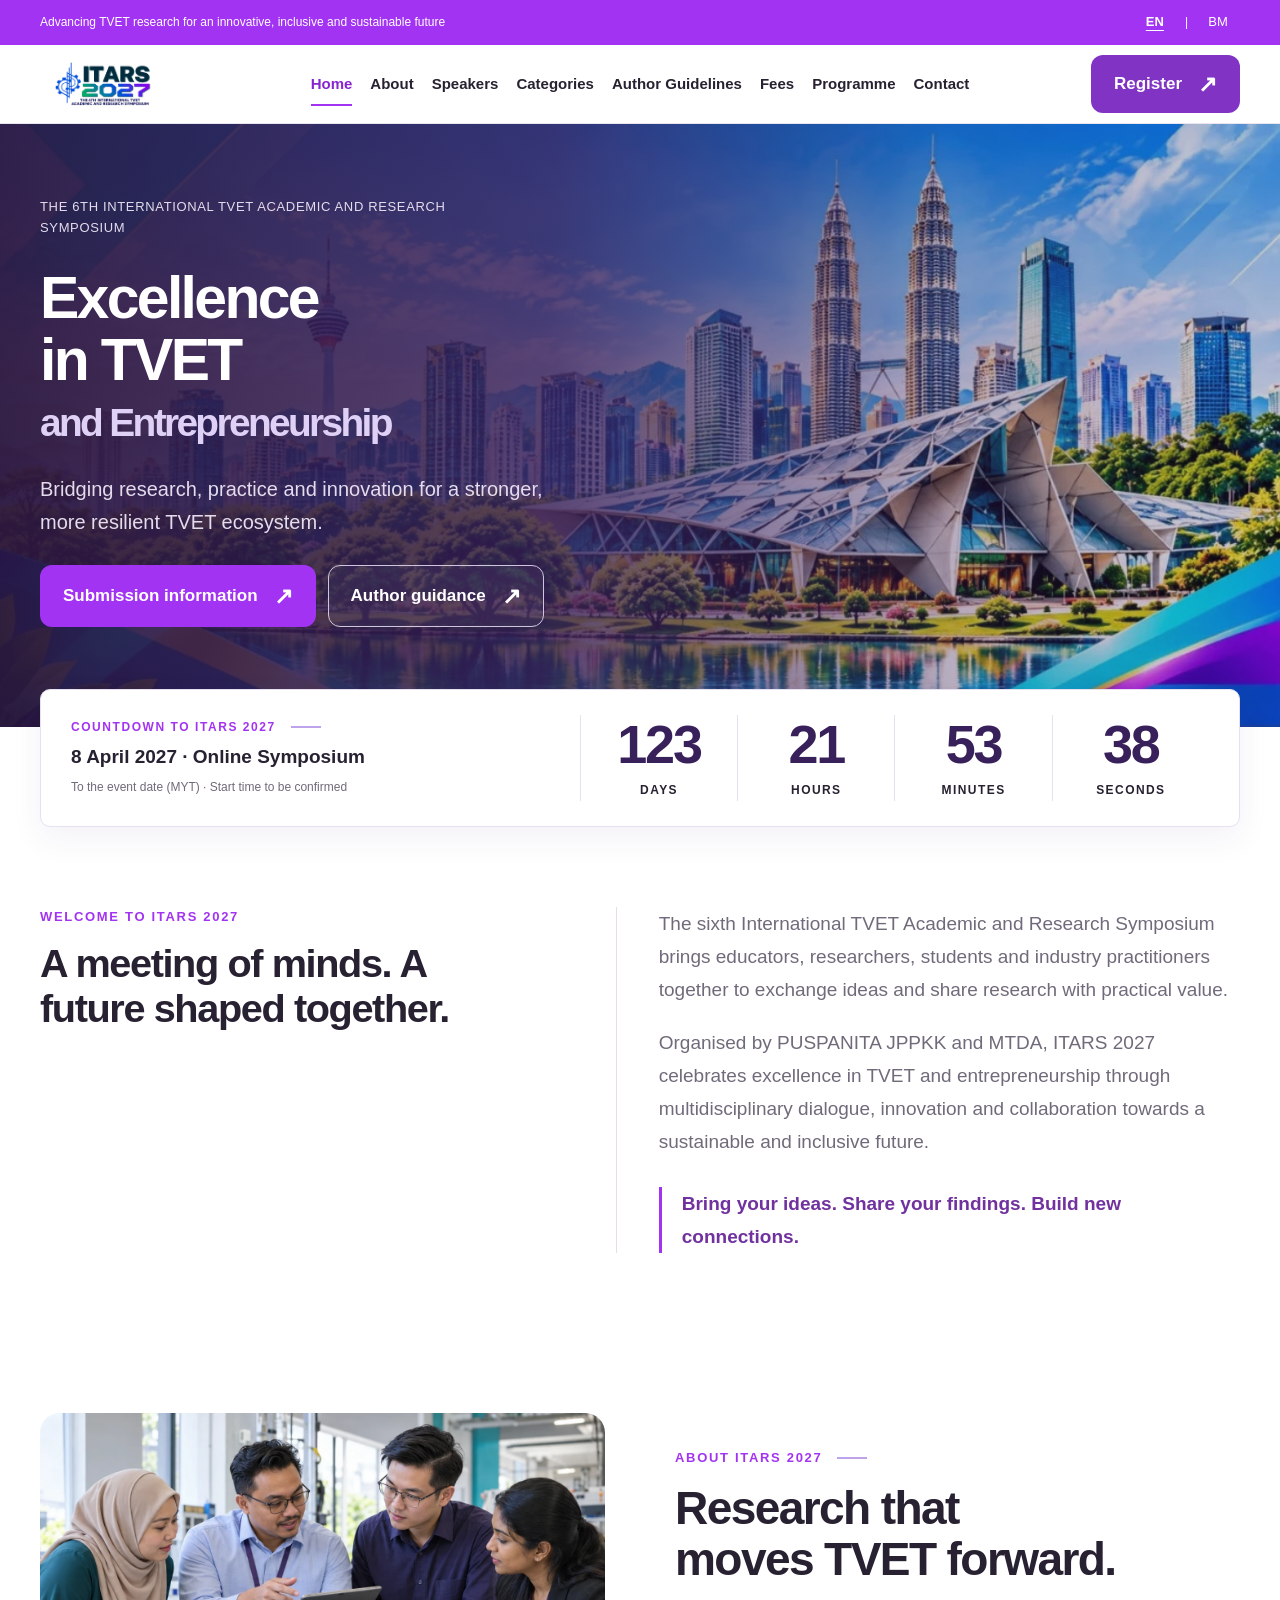
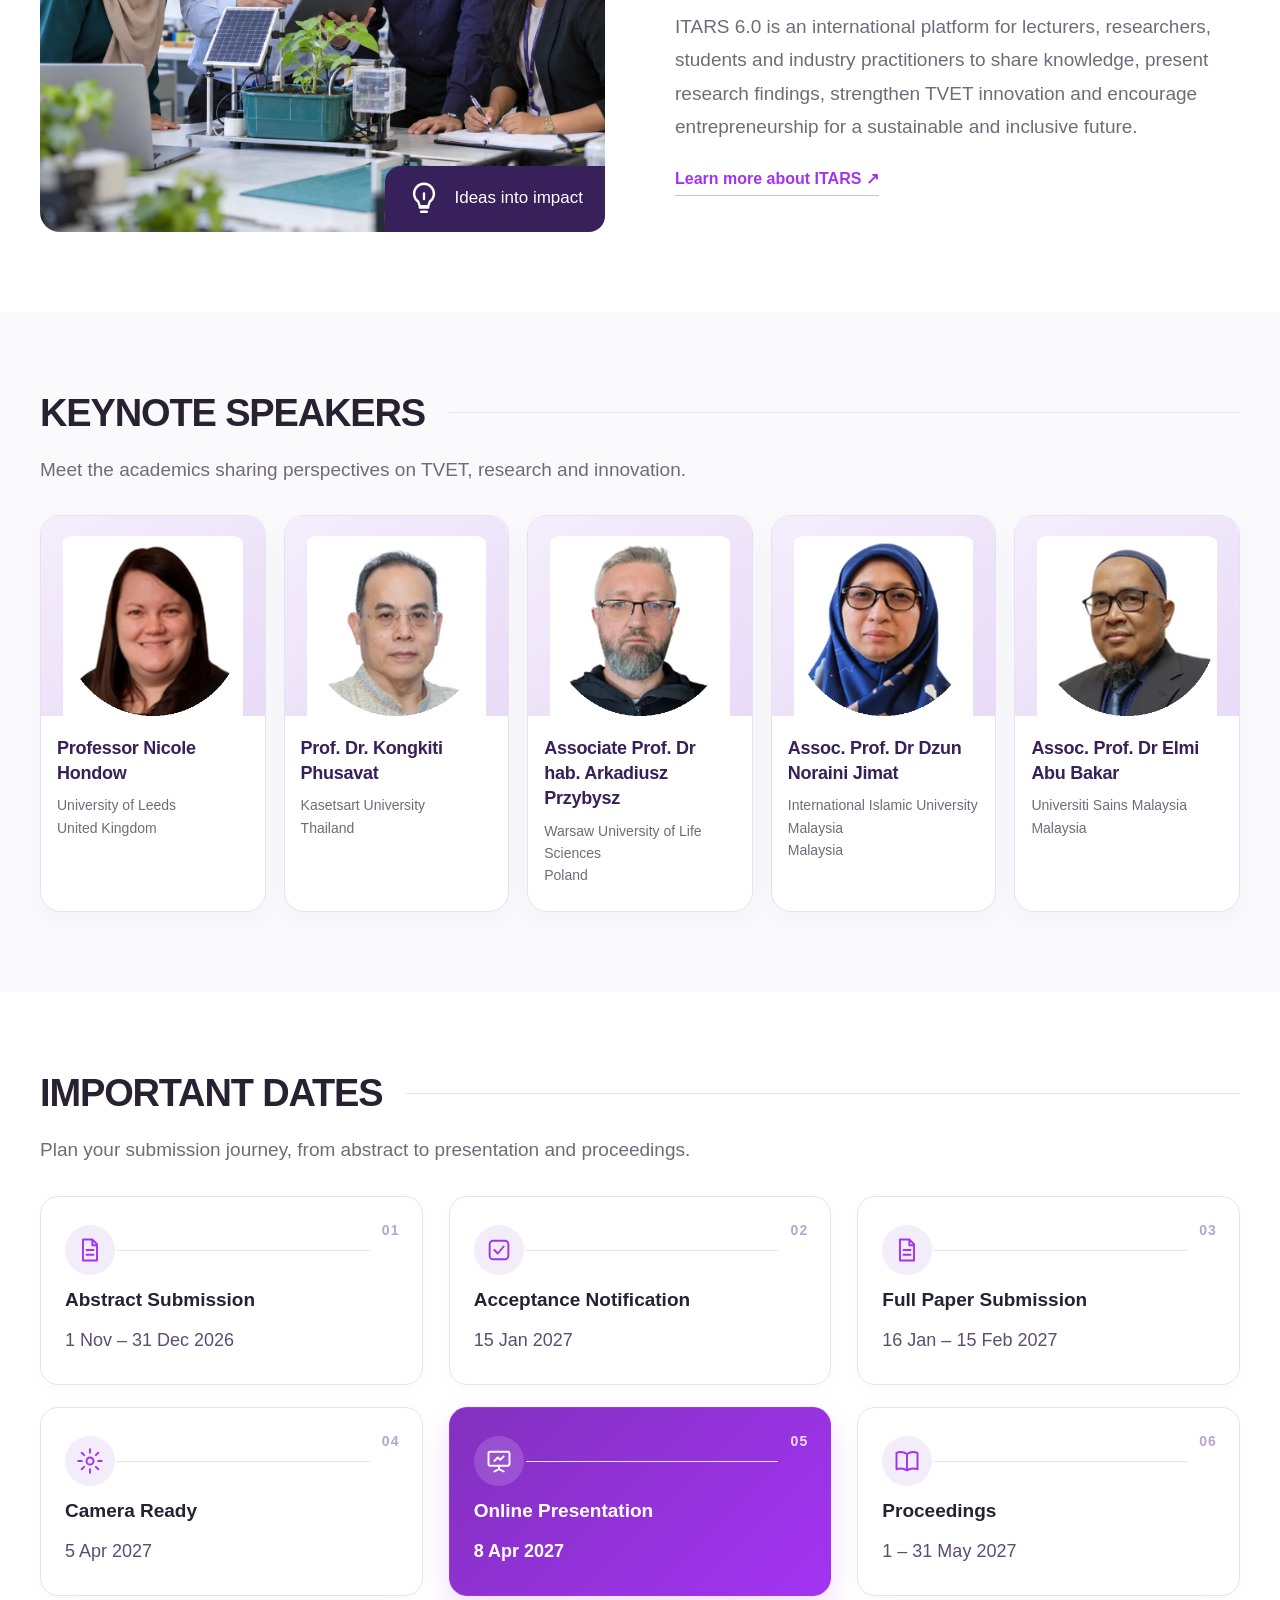
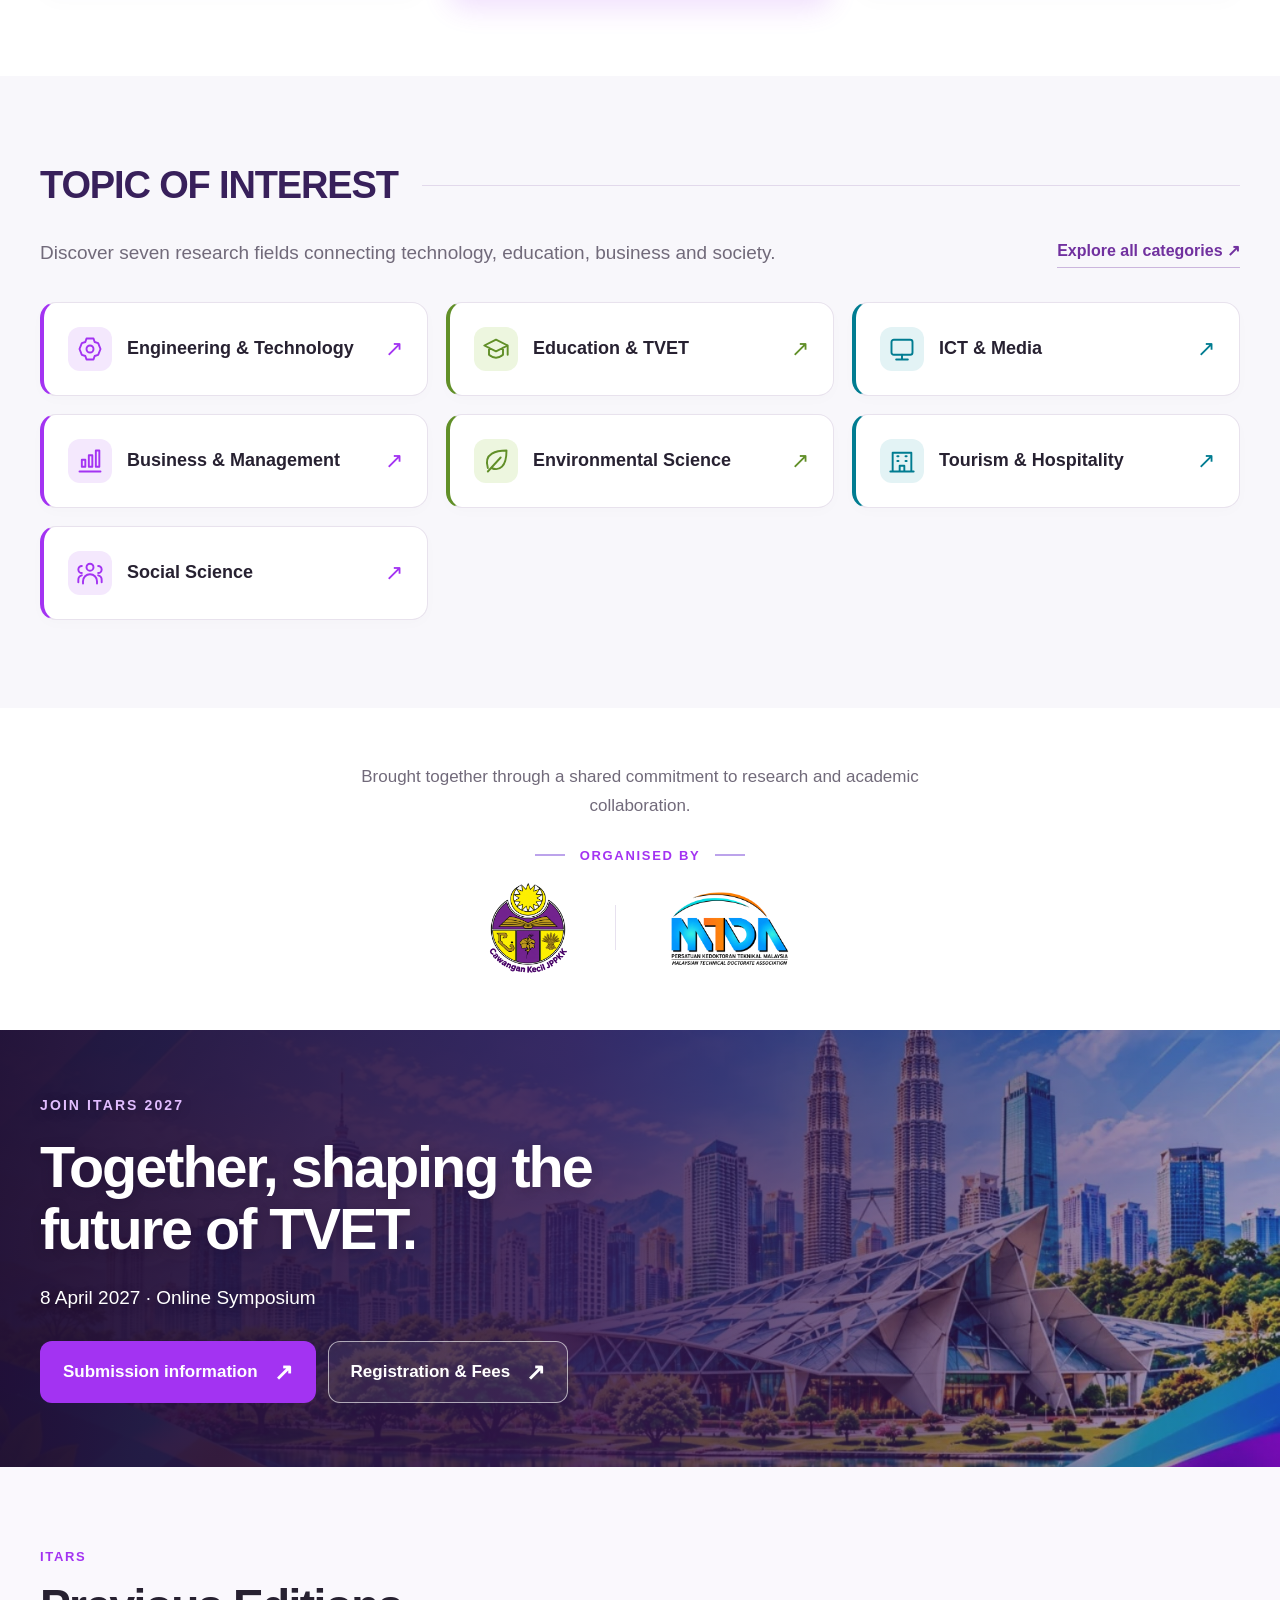
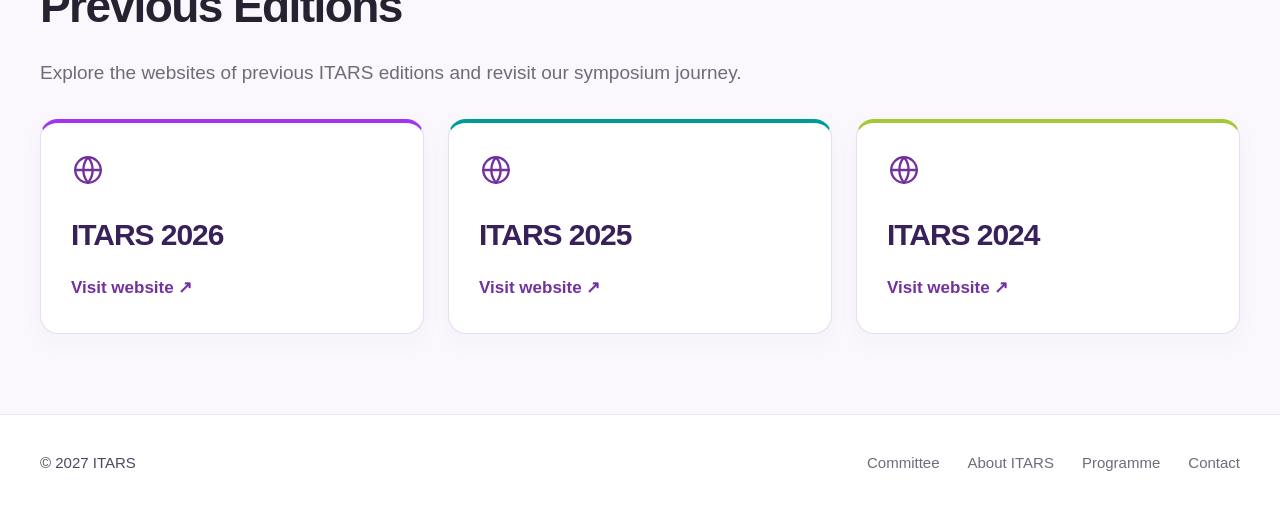
<file: index.html>
<!doctype html>
<html lang="en">
<head>
<meta charset="utf-8">
<meta name="viewport" content="width=device-width,initial-scale=1">
<title>ITARS 2027 | 6th International TVET Academic &amp; Research Symposium</title>
<meta name="description" content="Join ITARS 2027 online on 8 April 2027. Explore speakers, research categories, fees and submission information.">
<meta name="theme-color" content="#a333f2">
<link rel="icon" href="assets/icons/online-badge.svg" type="image/svg+xml">
<link rel="stylesheet" href="assets/css/style.css?v=20261026-icons3">
<script src="assets/js/translations.js" defer></script>
<script src="assets/js/site.js?v=20261026-icons3" defer></script>
<meta property="og:title" content="ITARS 2027 | 6th International TVET Academic &amp; Research Symposium"><meta property="og:description" content="Join ITARS 2027 online on 8 April 2027. Explore speakers, research categories, fees and submission information."><meta property="og:type" content="website"></head>
<body>
<svg xmlns="http://www.w3.org/2000/svg" aria-hidden="true" style="position:absolute;width:0;height:0;overflow:hidden"><symbol id="calendar" viewBox="0 0 24 24"><g fill="none" stroke="currentColor" stroke-width="1.65" stroke-linecap="round" stroke-linejoin="round"><rect x="4" y="5" width="16" height="16" rx="2"/><path d="M8 3v4m8-4v4M4 10h16"/></g></symbol><symbol id="online" viewBox="0 0 24 24"><g fill="none" stroke="currentColor" stroke-width="1.65" stroke-linecap="round" stroke-linejoin="round"><rect x="3" y="4" width="18" height="13" rx="2"/><path d="M12 17v4m-5 0h10"/></g></symbol><symbol id="paper" viewBox="0 0 24 24"><g fill="none" stroke="currentColor" stroke-width="1.65" stroke-linecap="round" stroke-linejoin="round"><path d="M6 3h8l4 4v14H6zM14 3v5h4M9 12h6m-6 4h6"/></g></symbol><symbol id="idea" viewBox="0 0 24 24"><g fill="none" stroke="currentColor" stroke-width="1.65" stroke-linecap="round" stroke-linejoin="round"><path d="M9 18h6m-5 3h4M8 14a7 7 0 1 1 8 0l-1 3H9zM12 12V8"/></g></symbol><symbol id="engineering" viewBox="0 0 24 24"><g fill="none" stroke="currentColor" stroke-width="1.65" stroke-linecap="round" stroke-linejoin="round"><path d="m9 3 6 0 1 3 3 1 2 5-2 5-3 1-1 3H9l-1-3-3-1-2-5 2-5 3-1z"/><circle cx="12" cy="12" r="3"/></g></symbol><symbol id="education" viewBox="0 0 24 24"><g fill="none" stroke="currentColor" stroke-width="1.65" stroke-linecap="round" stroke-linejoin="round"><path d="m2 9 10-5 10 5-10 5zM6 11v6q6 5 12 0v-6m4-2v8"/></g></symbol><symbol id="business" viewBox="0 0 24 24"><g fill="none" stroke="currentColor" stroke-width="1.65" stroke-linecap="round" stroke-linejoin="round"><path d="M3 21h18M5 17h3v-6H5zm6 0h3V7h-3zm6 0h3V3h-3z"/></g></symbol><symbol id="environment" viewBox="0 0 24 24"><g fill="none" stroke="currentColor" stroke-width="1.65" stroke-linecap="round" stroke-linejoin="round"><path d="M5 18C1 5 13 3 21 3c0 14-6 18-13 15M5 21 16 9"/></g></symbol><symbol id="tourism" viewBox="0 0 24 24"><g fill="none" stroke="currentColor" stroke-width="1.65" stroke-linecap="round" stroke-linejoin="round"><path d="M4 21V5h16v16M2 21h20M8 8h1m6 0h1m-8 4h1m6 0h1m-6 9v-5h4v5"/></g></symbol><symbol id="social" viewBox="0 0 24 24"><g fill="none" stroke="currentColor" stroke-width="1.65" stroke-linecap="round" stroke-linejoin="round"><circle cx="12" cy="7" r="3"/><path d="M6 21v-2a6 6 0 0 1 12 0v2M5 6a3 3 0 0 0 0 6m14-6a3 3 0 0 1 0 6M2 20v-2a4 4 0 0 1 3-4m17 6v-2a4 4 0 0 0-3-4"/></g></symbol><symbol id="notice" viewBox="0 0 24 24"><g fill="none" stroke="currentColor" stroke-width="1.65" stroke-linecap="round" stroke-linejoin="round"><path d="m3 10 14-5v14L3 14zM7 15l2 6h4l-2-5m9-7 2-2m-2 10 2 2M3 10v4"/></g></symbol><symbol id="menu" viewBox="0 0 24 24"><g fill="none" stroke="currentColor" stroke-width="1.65" stroke-linecap="round" stroke-linejoin="round"><path d="M4 6h16M4 12h16M4 18h16"/></g></symbol><symbol id="mic" viewBox="0 0 24 24"><g fill="none" stroke="currentColor" stroke-width="1.65" stroke-linecap="round" stroke-linejoin="round"><rect x="9" y="3" width="6" height="11" rx="3"/><path d="M5 11a7 7 0 0 0 14 0M12 18v3m-4 0h8"/></g></symbol><symbol id="check" viewBox="0 0 24 24"><g fill="none" stroke="currentColor" stroke-width="1.65" stroke-linecap="round" stroke-linejoin="round"><rect x="4" y="4" width="16" height="16" rx="3"/><path d="m8 12 3 3 5-6"/></g></symbol><symbol id="gear" viewBox="0 0 24 24"><g fill="none" stroke="currentColor" stroke-width="1.65" stroke-linecap="round" stroke-linejoin="round"><circle cx="12" cy="12" r="3"/><path d="M12 2v3m0 14v3M2 12h3m14 0h3M4.9 4.9 7 7m10 10 2.1 2.1M4.9 19.1 7 17M17 7l2.1-2.1"/></g></symbol><symbol id="present" viewBox="0 0 24 24"><g fill="none" stroke="currentColor" stroke-width="1.65" stroke-linecap="round" stroke-linejoin="round"><rect x="3" y="4" width="18" height="12" rx="1.5"/><path d="M12 16v3m-4 2 4-2 4 2M8 12l3-3 2 2 3-3"/></g></symbol><symbol id="book" viewBox="0 0 24 24"><g fill="none" stroke="currentColor" stroke-width="1.65" stroke-linecap="round" stroke-linejoin="round"><path d="M3 5c3-1 6-1 9 1 3-2 6-2 9-1v14c-3-1-6-1-9 1-3-2-6-2-9-1zM12 6v14"/></g></symbol><symbol id="fee" viewBox="0 0 24 24"><g fill="none" stroke="currentColor" stroke-width="1.65" stroke-linecap="round" stroke-linejoin="round"><rect x="3" y="6" width="18" height="12" rx="2"/><circle cx="12" cy="12" r="2.5"/><path d="M6 9v.01M18 15v.01"/></g></symbol><symbol id="phone" viewBox="0 0 24 24"><g fill="none" stroke="currentColor" stroke-width="1.65" stroke-linecap="round" stroke-linejoin="round"><path d="M5 3h4l2 5-2.5 1.5a11 11 0 0 0 6 6L16 13l5 2v4a2 2 0 0 1-2 2A17 17 0 0 1 3 5a2 2 0 0 1 2-2"/></g></symbol><symbol id="globe" viewBox="0 0 24 24"><g fill="none" stroke="currentColor" stroke-width="1.65" stroke-linecap="round" stroke-linejoin="round"><circle cx="12" cy="12" r="9"/><path d="M3 12h18M12 3a14 14 0 0 1 0 18M12 3a14 14 0 0 0 0 18"/></g></symbol><symbol id="target" viewBox="0 0 24 24"><g fill="none" stroke="currentColor" stroke-width="1.65" stroke-linecap="round" stroke-linejoin="round"><circle cx="12" cy="12" r="9"/><circle cx="12" cy="12" r="5"/><circle cx="12" cy="12" r="1"/></g></symbol><symbol id="user" viewBox="0 0 24 24"><g fill="none" stroke="currentColor" stroke-width="1.65" stroke-linecap="round" stroke-linejoin="round"><circle cx="12" cy="8" r="4"/><path d="M4 21a8 8 0 0 1 16 0"/></g></symbol><symbol id="org" viewBox="0 0 24 24"><g fill="none" stroke="currentColor" stroke-width="1.65" stroke-linecap="round" stroke-linejoin="round"><path d="M3 21h18M4 21V10l8-6 8 6v11M9 21v-6h6v6M8 12h.01M16 12h.01"/></g></symbol></svg>
<a class="skip" href="#main"><span data-i18n="skip">Skip to content</span></a>

<!-- ============ SHARED HEADER ============ -->
<header class="site-header">
  <div class="utility"><div class="container utility-inner">
    <span><span data-i18n="utility">Advancing TVET research for an innovative, inclusive and sustainable future</span></span>
    <div class="language-switch" role="group" aria-label="Language"><button type="button" data-lang="en" aria-pressed="true">EN</button><span aria-hidden="true">|</span><button type="button" data-lang="bm" aria-pressed="false">BM</button></div>
  </div></div>
  <div class="nav-shell"><div class="container nav-inner">
    <a href="index.html" class="brand" aria-label="ITARS 2027 Home"><img src="assets/images/itars-logo.webp" alt="ITARS 2027" width="412" height="206"></a>
    <nav class="main-nav" id="main-nav" aria-label="Main navigation"><a href="index.html" data-i18n="navhome">Home</a>
      <a data-i18n="navabout" href="about.html" data-page-link>About</a>
      <a data-i18n="navspeakers" href="speakers.html" data-page-link>Speakers</a>
      <a data-i18n="navpapers" href="categories.html" data-page-link>Categories</a>
      <a data-i18n="navauthors" href="submission.html" data-page-link>Author Guidelines</a>
      <a data-i18n="navfees" href="registration.html" data-page-link>Fees</a>
      <a data-i18n="navprogramme" href="programme.html" data-page-link>Programme</a>
      <a data-i18n="navcontact" href="contact.html" data-page-link>Contact</a>
    </nav>
    <div class="nav-actions">
      <a data-i18n="register" href="https://cmt3.research.microsoft.com/ITARS2027" class="button teal nav-register" target="_blank" rel="noopener">Register</a>
      <button class="menu-toggle" type="button" aria-controls="main-nav" aria-expanded="false" aria-label="Open menu"><svg class="icon" aria-hidden="true"><use href="#menu"></use></svg><span data-i18n="menutext">Menu</span></button>
    </div>
  </div></div>
</header>

<main id="main">

<!-- ============ HERO (bright, poster-style) ============ -->
<section class="hero" aria-labelledby="hero-title">
  <div class="hero-shapes" aria-hidden="true"></div>
  <div class="container hero-grid">
    <div class="hero-copy">
      <p class="full-title"><span data-i18n="fullname">The 6th International TVET Academic and Research Symposium</span></p>
      <div class="theme-panel"><h1 id="hero-title"><span data-i18n="title">Excellence<br>in TVET</span><em><span data-i18n="theme">and Entrepreneurship</span></em></h1></div>
      <p class="hero-description"><span data-i18n="herop">Bridging research, practice and innovation for a stronger, more resilient TVET ecosystem.</span></p>
      <div class="button-row">
        <a data-i18n="submit" href="submission.html" class="button gold" data-page-link>Submit Abstract</a>
        <a data-i18n="guide" href="submission.html" class="button outline" data-page-link>View Guidelines</a>
      </div>
    </div>
    <div class="hero-visual" aria-hidden="true"><img src="assets/images/hero.webp" alt="" width="1536" height="692" fetchpriority="high"></div>
  </div>
  <div class="hero-ribbon" aria-hidden="true"></div>
</section>

<!-- Countdown -->
<section class="countdown-wrap container" aria-labelledby="countdown-heading">
  <div class="countdown-card">
    <div class="countdown-intro">
      <p class="eyebrow" id="countdown-heading"><span data-i18n="countheading">COUNTDOWN TO ITARS 2027</span><i></i></p>
      <strong><span data-i18n="countdate">8 April 2027 · Online Symposium</span></strong>
      <small><span data-i18n="countnote">To the event date (MYT) · Start time to be confirmed</span></small>
      <span id="countdown-status" role="status"></span>
    </div>
    <div class="countdown-units" aria-label="Time until event date">
      <div class="count-unit"><strong id="count-days">—</strong><small data-i18n="unitdays">DAYS</small></div>
      <div class="count-unit"><strong id="count-hours">—</strong><small data-i18n="unithours">HOURS</small></div>
      <div class="count-unit"><strong id="count-minutes">—</strong><small data-i18n="unitminutes">MINUTES</small></div>
      <div class="count-unit"><strong id="count-seconds">—</strong><small data-i18n="unitseconds">SECONDS</small></div>
    </div>
  </div>
</section>

<section class="section welcome"><div class="container welcome-inner"><div class="welcome-heading"><p class="eyebrow" data-i18n="welcomelabel"></p><h2 data-i18n="welcometitle"></h2></div><div class="welcome-copy"><p data-i18n="welcomecopy"></p><p data-i18n="welcomecopy2"></p><p class="welcome-closing" data-i18n="welcomeclosing"></p></div></div></section>
<section class="section about">
  <div class="container about-grid">
    <div class="reveal">
      <p class="eyebrow"><span data-i18n="aboutlabel">ABOUT ITARS 2027</span><i></i></p>
      <h2 data-i18n="abouttitle">Research that<br>moves TVET forward.</h2>
      <p><span data-i18n="aboutp">ITARS 2027 is an international platform for lecturers, researchers, students and industry practitioners to share knowledge, present research findings, strengthen TVET innovation and encourage entrepreneurship for a sustainable and inclusive future.</span></p>
      <a data-i18n="aboutlink" href="about.html" class="text-link" data-page-link>Learn more about ITARS</a>
    </div>
    <div class="about-photo reveal"><img src="assets/images/research-impact.webp" alt="Illustrative TVET researchers reviewing a solar-powered smart irrigation prototype" width="1200" height="800" loading="lazy"><div class="photo-label"><svg class="icon" aria-hidden="true"><use href="#idea"></use></svg><span data-i18n="impact">Ideas into impact</span><i></i></div></div>
  </div>
</section>

<!-- ============ KEYNOTE SPEAKERS ============ -->
<section class="section speakers" aria-labelledby="speakers-title">
  <div class="container">
    <div class="banner-head reveal"><h2 class="banner" id="speakers-title"><svg class="icon" aria-hidden="true" viewBox="0 0 24 24" width="46" height="46" focusable="false"><g fill="none" stroke="currentColor" stroke-width="1.65" stroke-linecap="round" stroke-linejoin="round"><rect x="9" y="3" width="6" height="11" rx="3"/><path d="M5 11a7 7 0 0 0 14 0M12 18v3m-4 0h8"/></g></svg><span data-i18n="speakerslabel">KEYNOTE SPEAKERS</span></h2><span class="banner-line" aria-hidden="true"></span></div>
    <p class="section-intro" data-i18n="speakersintro"></p><p class="speaker-hint" data-i18n="speakerhint">Swipe or scroll to meet our keynote speakers →</p><ul class="speaker-grid" tabindex="0" aria-label="Keynote speakers">
      <li class="speaker reveal" style="--c:#8000ED"><div class="speaker-photo"><img src="assets/images/speaker-1.webp" alt="Professor Nicole Hondow" width="328" height="328" loading="lazy"><b>1</b></div><p class="speaker-label"><span data-i18n="keynote">KEYNOTE SPEAKER</span> 1</p><div class="speaker-body"><h3>Professor Nicole Hondow</h3><p>University of Leeds<br>United Kingdom</p></div></li>
      <li class="speaker reveal" style="--c:#009DA8"><div class="speaker-photo"><img src="assets/images/speaker-2.webp" alt="Prof. Dr. Kongkiti Phusavat" width="328" height="328" loading="lazy"><b>2</b></div><p class="speaker-label"><span data-i18n="keynote">KEYNOTE SPEAKER</span> 2</p><div class="speaker-body"><h3>Prof. Dr. Kongkiti Phusavat</h3><p>Kasetsart University<br>Thailand</p></div></li>
      <li class="speaker reveal" style="--c:#0755EE"><div class="speaker-photo"><img src="assets/images/speaker-3.webp" alt="Associate Prof. Dr hab. Arkadiusz Przybysz" width="328" height="328" loading="lazy"><b>3</b></div><p class="speaker-label"><span data-i18n="keynote">KEYNOTE SPEAKER</span> 3</p><div class="speaker-body"><h3>Associate Prof. Dr hab. Arkadiusz Przybysz</h3><p>Warsaw University of Life Sciences<br>Poland</p></div></li>
      <li class="speaker reveal" style="--c:#C000C8"><div class="speaker-photo"><img src="assets/images/speaker-4.webp" alt="Assoc. Prof. Dr Dzun Noraini Jimat" width="328" height="328" loading="lazy"><b>4</b></div><p class="speaker-label"><span data-i18n="keynote">KEYNOTE SPEAKER</span> 4</p><div class="speaker-body"><h3>Assoc. Prof. Dr Dzun Noraini Jimat</h3><p>International Islamic University Malaysia<br>Malaysia</p></div></li>
      <li class="speaker reveal" style="--c:#7A12E0"><div class="speaker-photo"><img src="assets/images/speaker-5.webp" alt="Assoc. Prof. Dr Elmi Abu Bakar" width="328" height="328" loading="lazy"><b>5</b></div><p class="speaker-label"><span data-i18n="keynote">KEYNOTE SPEAKER</span> 5</p><div class="speaker-body"><h3>Assoc. Prof. Dr Elmi Abu Bakar</h3><p>Universiti Sains Malaysia<br>Malaysia</p></div></li>
    </ul>
  </div>
</section>

<!-- ============ IMPORTANT DATES (all six, as on the poster) ============ -->
<section class="section milestones" aria-labelledby="dates-title">
  <div class="container">
    <div class="banner-head reveal"><h2 class="banner" id="dates-title"><svg class="icon" aria-hidden="true"><use href="#calendar"></use></svg><span data-i18n="dateslabel">IMPORTANT DATES</span></h2><span class="banner-line" aria-hidden="true"></span></div>
    <p class="section-intro" data-i18n="datesintro"></p><ol class="date-grid">
      <li class="date-card reveal" style="--c:#0FA37F;--n:#8000ED"><span class="date-icon"><svg class="icon" aria-hidden="true"><use href="#paper"></use></svg></span><h3 data-i18n="d0t">Abstract Submission</h3><p data-i18n="d0d">1 Nov – 31 Dec 2026</p></li>
      <li class="date-card reveal" style="--c:#0755EE;--n:#11A35A"><span class="date-icon"><svg class="icon" aria-hidden="true"><use href="#check"></use></svg></span><h3 data-i18n="d1t">Acceptance Notification</h3><p data-i18n="d1d">15 Jan 2027</p></li>
      <li class="date-card reveal" style="--c:#7A12E0;--n:#D000D5"><span class="date-icon"><svg class="icon" aria-hidden="true"><use href="#paper"></use></svg></span><h3 data-i18n="d2t">Full Paper Submission</h3><p data-i18n="d2d">16 Jan – 15 Feb 2027</p></li>
      <li class="date-card reveal" style="--c:#11A35A;--n:#8000ED"><span class="date-icon"><svg class="icon" aria-hidden="true"><use href="#gear"></use></svg></span><h3 data-i18n="d3t">Camera Ready</h3><p data-i18n="d3d">5 Apr 2027</p></li>
      <li class="date-card is-key reveal" style="--c:#7A12E0;--n:#11A35A"><span class="date-icon"><svg class="icon" aria-hidden="true"><use href="#present"></use></svg></span><h3><mark data-i18n="d4t">Online Presentation</mark></h3><p data-i18n="d4d">8 Apr 2027</p></li>
      <li class="date-card reveal" style="--c:#009DA8"><span class="date-icon"><svg class="icon" aria-hidden="true"><use href="#book"></use></svg></span><h3 data-i18n="d5t">Proceedings</h3><p data-i18n="d5d">1 – 31 May 2027</p></li>
    </ol>
  </div>
</section>

<!-- ============ TOPIC OF INTEREST ============ -->
<section class="section fields" aria-labelledby="fields-title">
  <div class="container">
    <div class="banner-head reveal"><h2 class="banner" id="fields-title"><svg class="icon" aria-hidden="true"><use href="#target"></use></svg><span data-i18n="fieldslabel">TOPIC OF INTEREST</span></h2><span class="banner-line" aria-hidden="true"></span></div>
    <div class="section-lead reveal"><p data-i18n="fieldsintro">Explore our research fields</p><a data-i18n="alltopics" href="categories.html" class="text-link" data-page-link>View submission details</a></div>
    <div class="field-grid">
      <a class="field-card reveal accent-0" href="categories.html" data-page-link><svg class="icon" aria-hidden="true"><use href="#engineering"></use></svg><h3 data-i18n="field0">Engineering &amp; Technology</h3><span aria-hidden="true">↗</span></a>
      <a class="field-card reveal accent-1" href="categories.html" data-page-link><svg class="icon" aria-hidden="true"><use href="#education"></use></svg><h3 data-i18n="field1">Education &amp; TVET</h3><span aria-hidden="true">↗</span></a>
      <a class="field-card reveal accent-0" href="categories.html" data-page-link><svg class="icon" aria-hidden="true"><use href="#online"></use></svg><h3 data-i18n="field2">ICT &amp; Media</h3><span aria-hidden="true">↗</span></a>
      <a class="field-card reveal accent-1" href="categories.html" data-page-link><svg class="icon" aria-hidden="true"><use href="#business"></use></svg><h3 data-i18n="field3">Business &amp; Management</h3><span aria-hidden="true">↗</span></a>
      <a class="field-card reveal accent-0" href="categories.html" data-page-link><svg class="icon" aria-hidden="true"><use href="#environment"></use></svg><h3 data-i18n="field4">Environmental Science</h3><span aria-hidden="true">↗</span></a>
      <a class="field-card reveal accent-1" href="categories.html" data-page-link><svg class="icon" aria-hidden="true"><use href="#tourism"></use></svg><h3 data-i18n="field5">Tourism &amp; Hospitality</h3><span aria-hidden="true">↗</span></a>
      <a class="field-card reveal accent-0" href="categories.html" data-page-link><svg class="icon" aria-hidden="true"><use href="#social"></use></svg><h3 data-i18n="field6">Social Science</h3><span aria-hidden="true">↗</span></a>
    </div>
  </div>
</section>

<!-- ============ REGISTRATION FEE + PUBLICATION ============ -->


<!-- ============ CONTACT + ORGANISERS ============ -->
<section class="section organisers-section"><div class="container"><div class="organisers reveal"><p class="organiser-intro" data-i18n="organiserintro"></p>
      <p class="eyebrow centered"><i></i><span data-i18n="organised">ORGANISED BY</span><i></i></p>
      <div class="organiser-names"><img src="assets/images/puspanita-logo.webp" alt="PUSPANITA Cawangan Kecil JPPKK" width="146" height="168"><span aria-hidden="true"></span><img src="assets/images/mtda-logo.webp" alt="Malaysian Technical Doctorate Association (MTDA)" width="245" height="155"></div>
      <p class="organiser-line">PUSPANITA JPPKK &amp; MTDA</p></div></div></section>

<!-- CTA -->
<section class="cta">
  <div class="container cta-inner">
    <div class="cta-copy"><p class="cta-kicker" data-i18n="ctakicker">JOIN ITARS 2027</p><h2 data-i18n="ctaheadline">Together, shaping the future of TVET.</h2><p><span data-i18n="ctadate">8 April 2027 · Online Symposium</span></p></div>
    <div class="button-row">
      <a data-i18n="ctasubmit" href="submission.html" class="button gold" data-page-link>Submit Abstract</a>
      <a data-i18n="ctareg" href="registration.html" class="button outline" data-page-link>Registration &amp; Fees</a>
    </div>
  </div>
</section>
<noscript><p style="padding:20px">Enable JavaScript for the live countdown, language switch and temporary page notices. Other pages are being prepared.</p></noscript>
<section class="section soft-section previous-editions" id="previous-editions"><div class="container"><p class="eyebrow">ITARS</p><h2 data-i18n="previouseditions">Previous Editions</h2><p data-i18n="previousintro">Explore the websites of previous ITARS editions and revisit our symposium journey.</p><div class="edition-grid"><a class="edition-card" href="https://www.itars2026.com/home" target="_blank" rel="noopener" aria-label="ITARS 2026"><svg class="icon" aria-hidden="true"><use href="#globe"></use></svg><h3>ITARS 2026</h3><span data-i18n="visitedition">Visit website</span><span aria-hidden="true"> ↗</span></a><a class="edition-card" href="https://sites.google.com/view/itars2025/home" target="_blank" rel="noopener" aria-label="ITARS 2025"><svg class="icon" aria-hidden="true"><use href="#globe"></use></svg><h3>ITARS 2025</h3><span data-i18n="visitedition">Visit website</span><span aria-hidden="true"> ↗</span></a><a class="edition-card" href="https://sites.google.com/view/itars2024official/home" target="_blank" rel="noopener" aria-label="ITARS 2024"><svg class="icon" aria-hidden="true"><use href="#globe"></use></svg><h3>ITARS 2024</h3><span data-i18n="visitedition">Visit website</span><span aria-hidden="true"> ↗</span></a></div></div></section></main>

<!-- ============ SHARED FOOTER ============ -->
<footer class="site-footer"><div class="container footer-inner"><small>© 2027 ITARS</small><nav aria-label="Footer navigation"><a href="committee.html" data-i18n="committee">Committee</a><a data-i18n="footabout" href="about.html" data-page-link>About ITARS</a><a data-i18n="footprogramme" href="programme.html" data-page-link>Programme</a><a data-i18n="footcontact" href="contact.html" data-page-link>Contact</a></nav></div></footer>

<dialog id="page-dialog" aria-labelledby="dialog-title"><button class="dialog-close" type="button" aria-label="Close dialog">×</button><p class="eyebrow">ITARS 2027</p><h2 data-i18n="dialogtitle" id="dialog-title">This page is being prepared</h2><p><span data-i18n="dialogcopy">This first release contains the homepage. The selected section will have its own dedicated page. For event information, view the supplied poster or call the organisers.</span></p><div class="dialog-actions"><a class="button teal" href="assets/images/itars-poster.webp"><span data-i18n="viewposter">View event poster</span></a><a href="tel:+60127899131">Tuan Rozila · +60 12-789 9131</a><a href="tel:+60197607001">Dr. Khairunnisa · +60 19-760 7001</a></div></dialog>
</body>
</html>
</file>
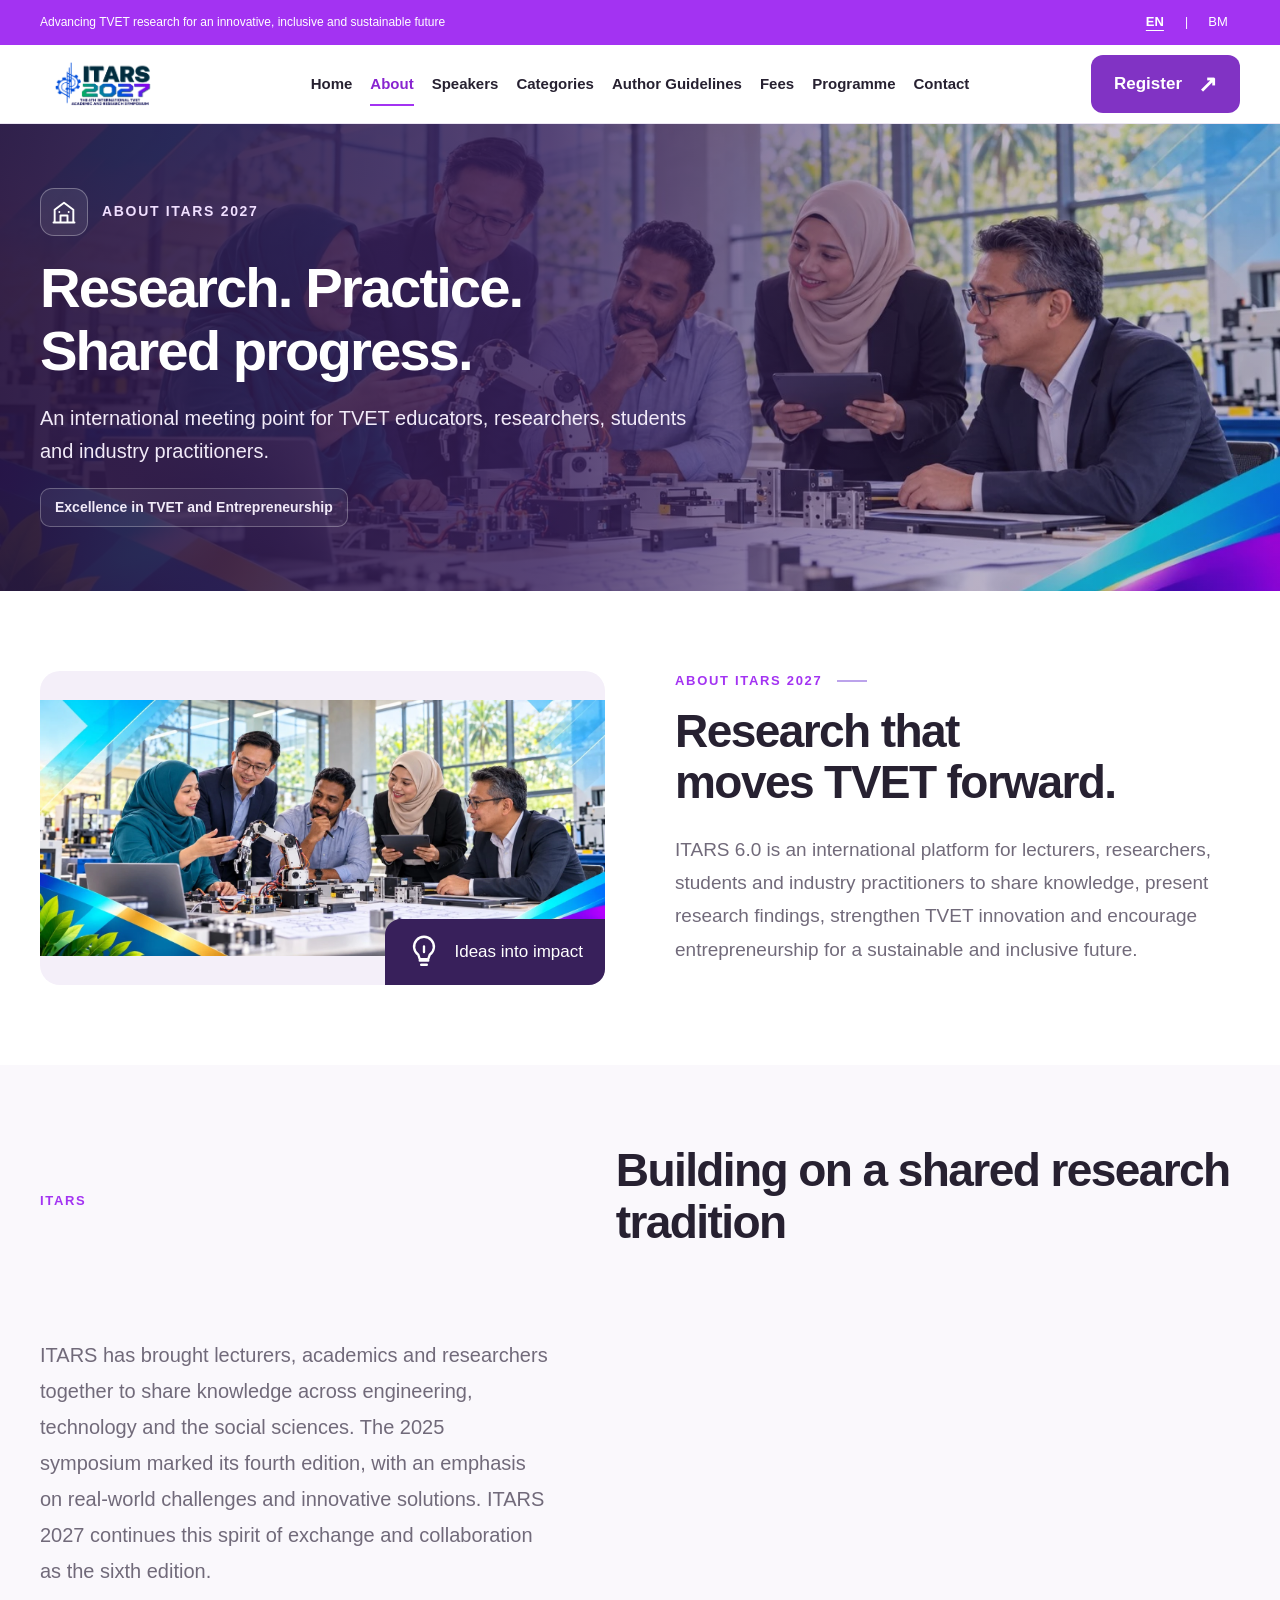
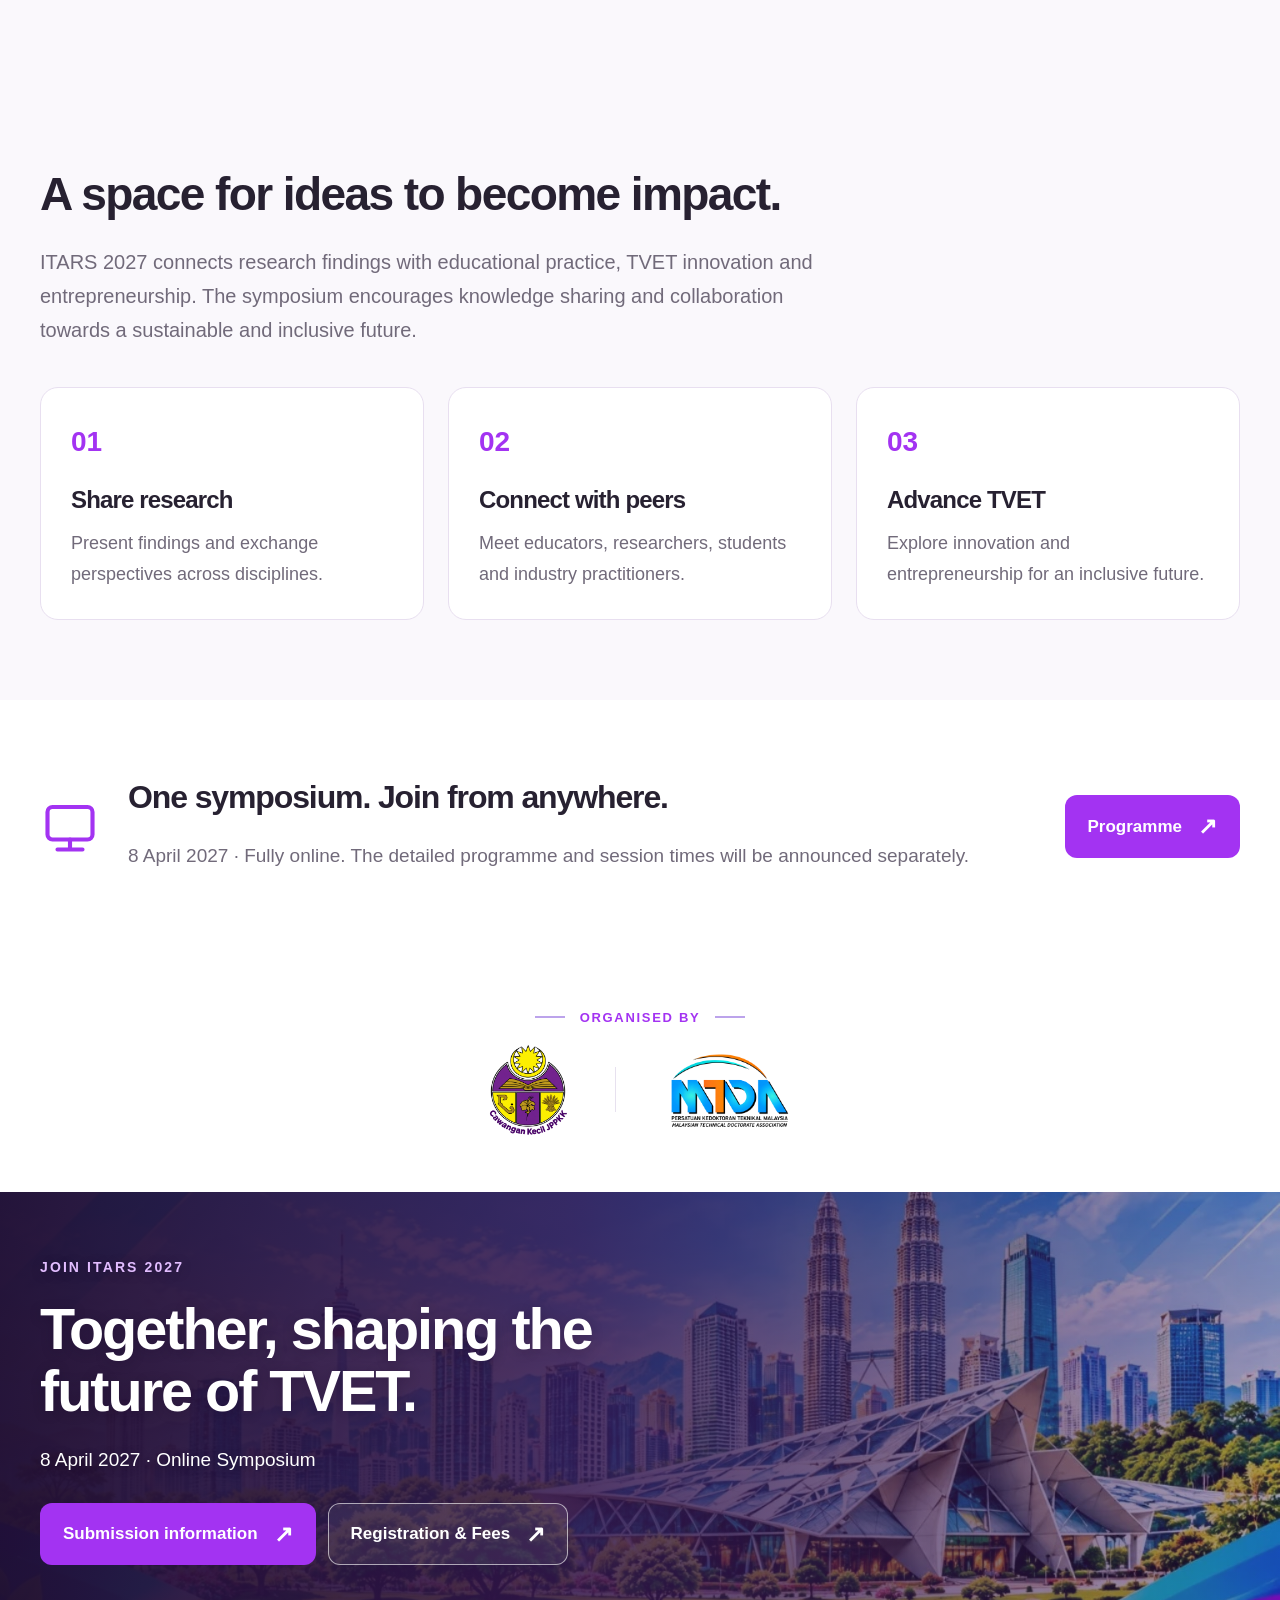
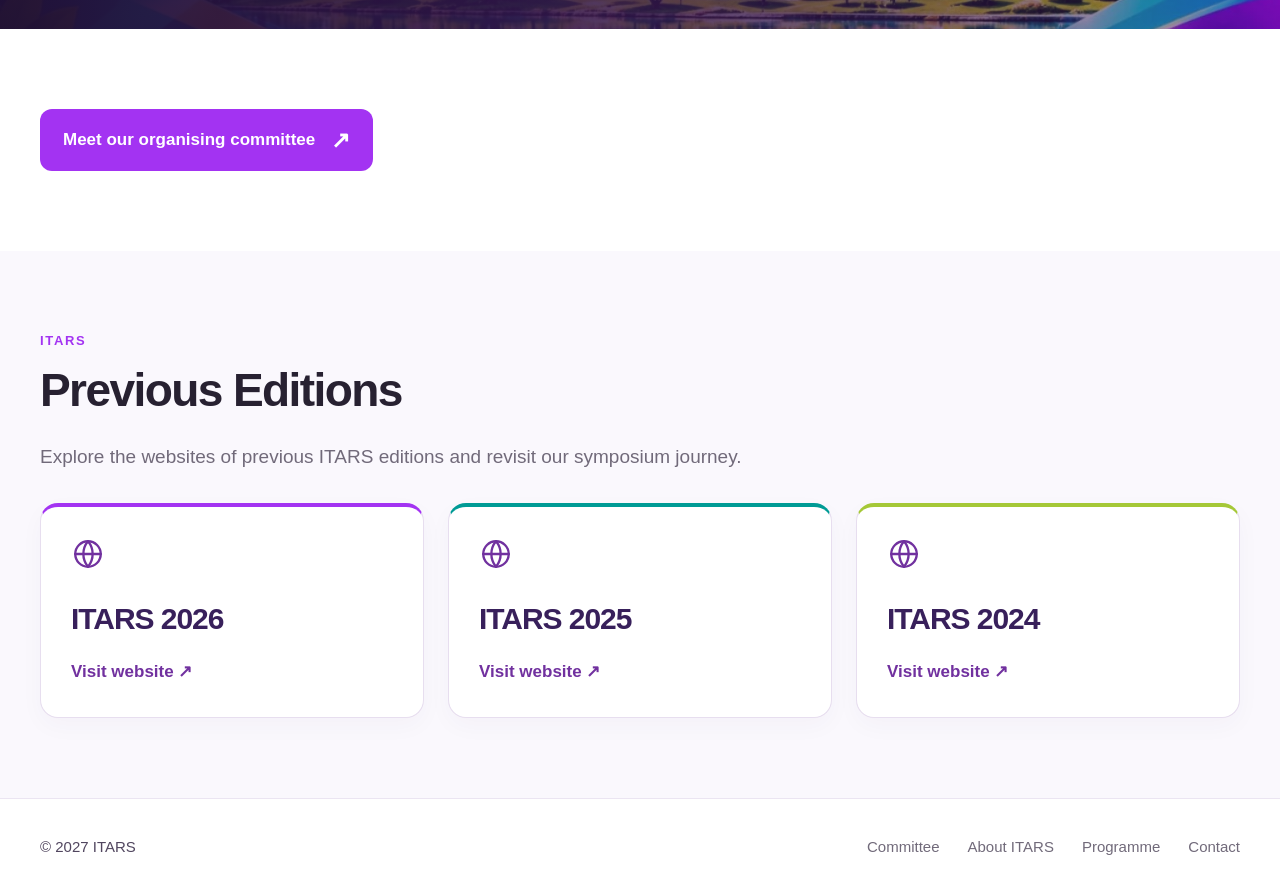
<file: about.html>
<!doctype html>
<html lang="en">
<head>
<meta charset="utf-8">
<meta name="viewport" content="width=device-width,initial-scale=1">
<title>About ITARS 2027</title>
<meta name="description" content="Discover the background, aims and organisers of the sixth International TVET Academic and Research Symposium.">
<meta name="theme-color" content="#a333f2">
<link rel="icon" href="assets/icons/online-badge.svg" type="image/svg+xml">
<link rel="stylesheet" href="assets/css/style.css?v=20261026-icons3">
<script src="assets/js/translations.js" defer></script>
<script src="assets/js/site.js?v=20261026-icons3" defer></script>
<meta property="og:title" content="About ITARS 2027"><meta property="og:description" content="Discover the background, aims and organisers of the sixth International TVET Academic and Research Symposium."><meta property="og:type" content="website"></head>
<body class="about-page">
<svg xmlns="http://www.w3.org/2000/svg" aria-hidden="true" style="position:absolute;width:0;height:0;overflow:hidden"><symbol id="calendar" viewBox="0 0 24 24"><g fill="none" stroke="currentColor" stroke-width="1.65" stroke-linecap="round" stroke-linejoin="round"><rect x="4" y="5" width="16" height="16" rx="2"/><path d="M8 3v4m8-4v4M4 10h16"/></g></symbol><symbol id="online" viewBox="0 0 24 24"><g fill="none" stroke="currentColor" stroke-width="1.65" stroke-linecap="round" stroke-linejoin="round"><rect x="3" y="4" width="18" height="13" rx="2"/><path d="M12 17v4m-5 0h10"/></g></symbol><symbol id="paper" viewBox="0 0 24 24"><g fill="none" stroke="currentColor" stroke-width="1.65" stroke-linecap="round" stroke-linejoin="round"><path d="M6 3h8l4 4v14H6zM14 3v5h4M9 12h6m-6 4h6"/></g></symbol><symbol id="idea" viewBox="0 0 24 24"><g fill="none" stroke="currentColor" stroke-width="1.65" stroke-linecap="round" stroke-linejoin="round"><path d="M9 18h6m-5 3h4M8 14a7 7 0 1 1 8 0l-1 3H9zM12 12V8"/></g></symbol><symbol id="engineering" viewBox="0 0 24 24"><g fill="none" stroke="currentColor" stroke-width="1.65" stroke-linecap="round" stroke-linejoin="round"><path d="m9 3 6 0 1 3 3 1 2 5-2 5-3 1-1 3H9l-1-3-3-1-2-5 2-5 3-1z"/><circle cx="12" cy="12" r="3"/></g></symbol><symbol id="education" viewBox="0 0 24 24"><g fill="none" stroke="currentColor" stroke-width="1.65" stroke-linecap="round" stroke-linejoin="round"><path d="m2 9 10-5 10 5-10 5zM6 11v6q6 5 12 0v-6m4-2v8"/></g></symbol><symbol id="business" viewBox="0 0 24 24"><g fill="none" stroke="currentColor" stroke-width="1.65" stroke-linecap="round" stroke-linejoin="round"><path d="M3 21h18M5 17h3v-6H5zm6 0h3V7h-3zm6 0h3V3h-3z"/></g></symbol><symbol id="environment" viewBox="0 0 24 24"><g fill="none" stroke="currentColor" stroke-width="1.65" stroke-linecap="round" stroke-linejoin="round"><path d="M5 18C1 5 13 3 21 3c0 14-6 18-13 15M5 21 16 9"/></g></symbol><symbol id="tourism" viewBox="0 0 24 24"><g fill="none" stroke="currentColor" stroke-width="1.65" stroke-linecap="round" stroke-linejoin="round"><path d="M4 21V5h16v16M2 21h20M8 8h1m6 0h1m-8 4h1m6 0h1m-6 9v-5h4v5"/></g></symbol><symbol id="social" viewBox="0 0 24 24"><g fill="none" stroke="currentColor" stroke-width="1.65" stroke-linecap="round" stroke-linejoin="round"><circle cx="12" cy="7" r="3"/><path d="M6 21v-2a6 6 0 0 1 12 0v2M5 6a3 3 0 0 0 0 6m14-6a3 3 0 0 1 0 6M2 20v-2a4 4 0 0 1 3-4m17 6v-2a4 4 0 0 0-3-4"/></g></symbol><symbol id="notice" viewBox="0 0 24 24"><g fill="none" stroke="currentColor" stroke-width="1.65" stroke-linecap="round" stroke-linejoin="round"><path d="m3 10 14-5v14L3 14zM7 15l2 6h4l-2-5m9-7 2-2m-2 10 2 2M3 10v4"/></g></symbol><symbol id="menu" viewBox="0 0 24 24"><g fill="none" stroke="currentColor" stroke-width="1.65" stroke-linecap="round" stroke-linejoin="round"><path d="M4 6h16M4 12h16M4 18h16"/></g></symbol><symbol id="mic" viewBox="0 0 24 24"><g fill="none" stroke="currentColor" stroke-width="1.65" stroke-linecap="round" stroke-linejoin="round"><rect x="9" y="3" width="6" height="11" rx="3"/><path d="M5 11a7 7 0 0 0 14 0M12 18v3m-4 0h8"/></g></symbol><symbol id="check" viewBox="0 0 24 24"><g fill="none" stroke="currentColor" stroke-width="1.65" stroke-linecap="round" stroke-linejoin="round"><rect x="4" y="4" width="16" height="16" rx="3"/><path d="m8 12 3 3 5-6"/></g></symbol><symbol id="gear" viewBox="0 0 24 24"><g fill="none" stroke="currentColor" stroke-width="1.65" stroke-linecap="round" stroke-linejoin="round"><circle cx="12" cy="12" r="3"/><path d="M12 2v3m0 14v3M2 12h3m14 0h3M4.9 4.9 7 7m10 10 2.1 2.1M4.9 19.1 7 17M17 7l2.1-2.1"/></g></symbol><symbol id="present" viewBox="0 0 24 24"><g fill="none" stroke="currentColor" stroke-width="1.65" stroke-linecap="round" stroke-linejoin="round"><rect x="3" y="4" width="18" height="12" rx="1.5"/><path d="M12 16v3m-4 2 4-2 4 2M8 12l3-3 2 2 3-3"/></g></symbol><symbol id="book" viewBox="0 0 24 24"><g fill="none" stroke="currentColor" stroke-width="1.65" stroke-linecap="round" stroke-linejoin="round"><path d="M3 5c3-1 6-1 9 1 3-2 6-2 9-1v14c-3-1-6-1-9 1-3-2-6-2-9-1zM12 6v14"/></g></symbol><symbol id="fee" viewBox="0 0 24 24"><g fill="none" stroke="currentColor" stroke-width="1.65" stroke-linecap="round" stroke-linejoin="round"><rect x="3" y="6" width="18" height="12" rx="2"/><circle cx="12" cy="12" r="2.5"/><path d="M6 9v.01M18 15v.01"/></g></symbol><symbol id="phone" viewBox="0 0 24 24"><g fill="none" stroke="currentColor" stroke-width="1.65" stroke-linecap="round" stroke-linejoin="round"><path d="M5 3h4l2 5-2.5 1.5a11 11 0 0 0 6 6L16 13l5 2v4a2 2 0 0 1-2 2A17 17 0 0 1 3 5a2 2 0 0 1 2-2"/></g></symbol><symbol id="globe" viewBox="0 0 24 24"><g fill="none" stroke="currentColor" stroke-width="1.65" stroke-linecap="round" stroke-linejoin="round"><circle cx="12" cy="12" r="9"/><path d="M3 12h18M12 3a14 14 0 0 1 0 18M12 3a14 14 0 0 0 0 18"/></g></symbol><symbol id="target" viewBox="0 0 24 24"><g fill="none" stroke="currentColor" stroke-width="1.65" stroke-linecap="round" stroke-linejoin="round"><circle cx="12" cy="12" r="9"/><circle cx="12" cy="12" r="5"/><circle cx="12" cy="12" r="1"/></g></symbol><symbol id="user" viewBox="0 0 24 24"><g fill="none" stroke="currentColor" stroke-width="1.65" stroke-linecap="round" stroke-linejoin="round"><circle cx="12" cy="8" r="4"/><path d="M4 21a8 8 0 0 1 16 0"/></g></symbol><symbol id="org" viewBox="0 0 24 24"><g fill="none" stroke="currentColor" stroke-width="1.65" stroke-linecap="round" stroke-linejoin="round"><path d="M3 21h18M4 21V10l8-6 8 6v11M9 21v-6h6v6M8 12h.01M16 12h.01"/></g></symbol></svg>
<a class="skip" href="#main"><span data-i18n="skip">Skip to content</span></a>

<!-- ============ SHARED HEADER ============ -->
<header class="site-header">
  <div class="utility"><div class="container utility-inner">
    <span><span data-i18n="utility">Advancing TVET research for an innovative, inclusive and sustainable future</span></span>
    <div class="language-switch" role="group" aria-label="Language"><button type="button" data-lang="en" aria-pressed="true">EN</button><span aria-hidden="true">|</span><button type="button" data-lang="bm" aria-pressed="false">BM</button></div>
  </div></div>
  <div class="nav-shell"><div class="container nav-inner">
    <a href="index.html" class="brand" aria-label="ITARS 2027 Home"><img src="assets/images/itars-logo.webp" alt="ITARS 2027" width="412" height="206"></a>
    <nav class="main-nav" id="main-nav" aria-label="Main navigation"><a href="index.html" data-i18n="navhome">Home</a>
      <a data-i18n="navabout" href="about.html" data-page-link>About</a>
      <a data-i18n="navspeakers" href="speakers.html" data-page-link>Speakers</a>
      <a data-i18n="navpapers" href="categories.html" data-page-link>Categories</a>
      <a data-i18n="navauthors" href="submission.html" data-page-link>Author Guidelines</a>
      <a data-i18n="navfees" href="registration.html" data-page-link>Fees</a>
      <a data-i18n="navprogramme" href="programme.html" data-page-link>Programme</a>
      <a data-i18n="navcontact" href="contact.html" data-page-link>Contact</a>
    </nav>
    <div class="nav-actions">
      <a data-i18n="register" href="https://cmt3.research.microsoft.com/ITARS2027" class="button teal nav-register" target="_blank" rel="noopener">Register</a>
      <button class="menu-toggle" type="button" aria-controls="main-nav" aria-expanded="false" aria-label="Open menu"><svg class="icon" aria-hidden="true"><use href="#menu"></use></svg><span data-i18n="menutext">Menu</span></button>
    </div>
  </div></div>
</header>

<main id="main"><section class="has-explicit-hero about-hero"><img class="page-hero-image" decoding="async" src="assets/images/about-hero.webp" alt="" width="1536" height="698" fetchpriority="high" aria-hidden="true"><div class="container"><p class="eyebrow hero-section-label"><svg class="icon" aria-hidden="true" viewBox="0 0 24 24" width="46" height="46" focusable="false"><g fill="none" stroke="currentColor" stroke-width="1.65" stroke-linecap="round" stroke-linejoin="round"><path d="M3 21h18M4 21V10l8-6 8 6v11M9 21v-6h6v6M8 12h.01M16 12h.01"/></g></svg><span data-i18n="aboutlabel">ABOUT ITARS 2027</span></p><h1 data-i18n="abtitle">Research. Practice. Shared progress.</h1><p data-i18n="ablead">An international meeting point for TVET educators, researchers, students and industry practitioners.</p><div class="about-theme" data-i18n="abtheme">Excellence in TVET and Entrepreneurship</div></div></section><section class="section about">
  <div class="container about-grid">
    <div class="reveal">
      <p class="eyebrow"><span data-i18n="aboutlabel">ABOUT ITARS 2027</span><i></i></p>
      <h2 data-i18n="abouttitle">Research that<br>moves TVET forward.</h2>
      <p><span data-i18n="aboutp">ITARS 6.0 is an international platform for lecturers, researchers, students and industry practitioners to share knowledge, present research findings, strengthen TVET innovation and encourage entrepreneurship for a sustainable and inclusive future.</span></p>
      
    </div>
    <div class="about-photo reveal"><img src="assets/images/about-hero.webp" alt="Illustrative academic collaboration around a TVET prototype" width="1200" height="800" loading="lazy"><div class="photo-label"><svg class="icon" aria-hidden="true"><use href="#idea"></use></svg><span data-i18n="impact">Ideas into impact</span><i></i></div></div>
  </div>
</section>

<section class="section history"><div class="container welcome-inner"><p class="eyebrow">ITARS</p><h2 data-i18n="abhistory"></h2><p data-i18n="abhistorycopy"></p></div></section><section class="section purpose"><div class="container"><h2 data-i18n="abpurpose">A space for ideas to become impact.</h2><p class="purpose-intro" data-i18n="abpurposecopy"></p><div class="purpose-grid"><article><span class="purpose-number">01</span><h3 data-i18n="ab1"></h3><p data-i18n="ab1c"></p></article><article><span class="purpose-number">02</span><h3 data-i18n="ab2"></h3><p data-i18n="ab2c"></p></article><article><span class="purpose-number">03</span><h3 data-i18n="ab3"></h3><p data-i18n="ab3c"></p></article></div></div></section><section class="section"><div class="container format-panel"><svg class="icon" aria-hidden="true"><use href="#online"></use></svg><div><h2 data-i18n="abformat"></h2><p data-i18n="abformatcopy"></p></div><a class="button teal" href="programme.html" data-page-link data-i18n="navprogramme">Programme</a></div></section><section class="section organisers-section"><div class="container"><div class="organisers reveal">
      <p class="eyebrow centered"><i></i><span data-i18n="organised">ORGANISED BY</span><i></i></p>
      <div class="organiser-names"><img src="assets/images/puspanita-logo.webp" alt="PUSPANITA Cawangan Kecil JPPKK" width="146" height="168"><span aria-hidden="true"></span><img src="assets/images/mtda-logo.webp" alt="Malaysian Technical Doctorate Association (MTDA)" width="245" height="155"></div>
      <p class="organiser-line">PUSPANITA JPPKK &amp; MTDA</p></div></div></section>

<!-- CTA -->
<section class="cta">
  <div class="container cta-inner">
    <div class="cta-copy"><p class="cta-kicker" data-i18n="ctakicker">JOIN ITARS 2027</p><h2 data-i18n="ctaheadline">Together, shaping the future of TVET.</h2><p><span data-i18n="ctadate">8 April 2027 · Online Symposium</span></p></div>
    <div class="button-row">
      <a data-i18n="ctasubmit" href="submission.html" class="button gold" data-page-link>Submit Abstract</a>
      <a data-i18n="ctareg" href="registration.html" class="button outline" data-page-link>Registration &amp; Fees</a>
    </div>
  </div>
</section>
<section class="section"><div class="container"><a class="button teal" href="committee.html" data-i18n="committeeabout">Meet our organising committee</a></div></section><section class="section soft-section previous-editions" id="previous-editions"><div class="container"><p class="eyebrow">ITARS</p><h2 data-i18n="previouseditions">Previous Editions</h2><p data-i18n="previousintro">Explore the websites of previous ITARS editions and revisit our symposium journey.</p><div class="edition-grid"><a class="edition-card" href="https://www.itars2026.com/home" target="_blank" rel="noopener" aria-label="ITARS 2026"><svg class="icon" aria-hidden="true"><use href="#globe"></use></svg><h3>ITARS 2026</h3><span data-i18n="visitedition">Visit website</span><span aria-hidden="true"> ↗</span></a><a class="edition-card" href="https://sites.google.com/view/itars2025/home" target="_blank" rel="noopener" aria-label="ITARS 2025"><svg class="icon" aria-hidden="true"><use href="#globe"></use></svg><h3>ITARS 2025</h3><span data-i18n="visitedition">Visit website</span><span aria-hidden="true"> ↗</span></a><a class="edition-card" href="https://sites.google.com/view/itars2024official/home" target="_blank" rel="noopener" aria-label="ITARS 2024"><svg class="icon" aria-hidden="true"><use href="#globe"></use></svg><h3>ITARS 2024</h3><span data-i18n="visitedition">Visit website</span><span aria-hidden="true"> ↗</span></a></div></div></section></main>

<!-- ============ SHARED FOOTER ============ -->
<footer class="site-footer"><div class="container footer-inner"><small>© 2027 ITARS</small><nav aria-label="Footer navigation"><a href="committee.html" data-i18n="committee">Committee</a><a data-i18n="footabout" href="about.html" data-page-link>About ITARS</a><a data-i18n="footprogramme" href="programme.html" data-page-link>Programme</a><a data-i18n="footcontact" href="contact.html" data-page-link>Contact</a></nav></div></footer>

<dialog id="page-dialog" aria-labelledby="dialog-title"><button class="dialog-close" type="button" aria-label="Close dialog">×</button><p class="eyebrow">ITARS 2027</p><h2 data-i18n="dialogtitle" id="dialog-title">This page is being prepared</h2><p><span data-i18n="dialogcopy">This first release contains the homepage. The selected section will have its own dedicated page. For event information, view the supplied poster or call the organisers.</span></p><div class="dialog-actions"><a class="button teal" href="assets/images/itars-poster.webp"><span data-i18n="viewposter">View event poster</span></a><a href="tel:+60127899131">Tuan Rozila · +60 12-789 9131</a><a href="tel:+60197607001">Dr. Khairunnisa · +60 19-760 7001</a></div></dialog>
</body>
</html>
</file>
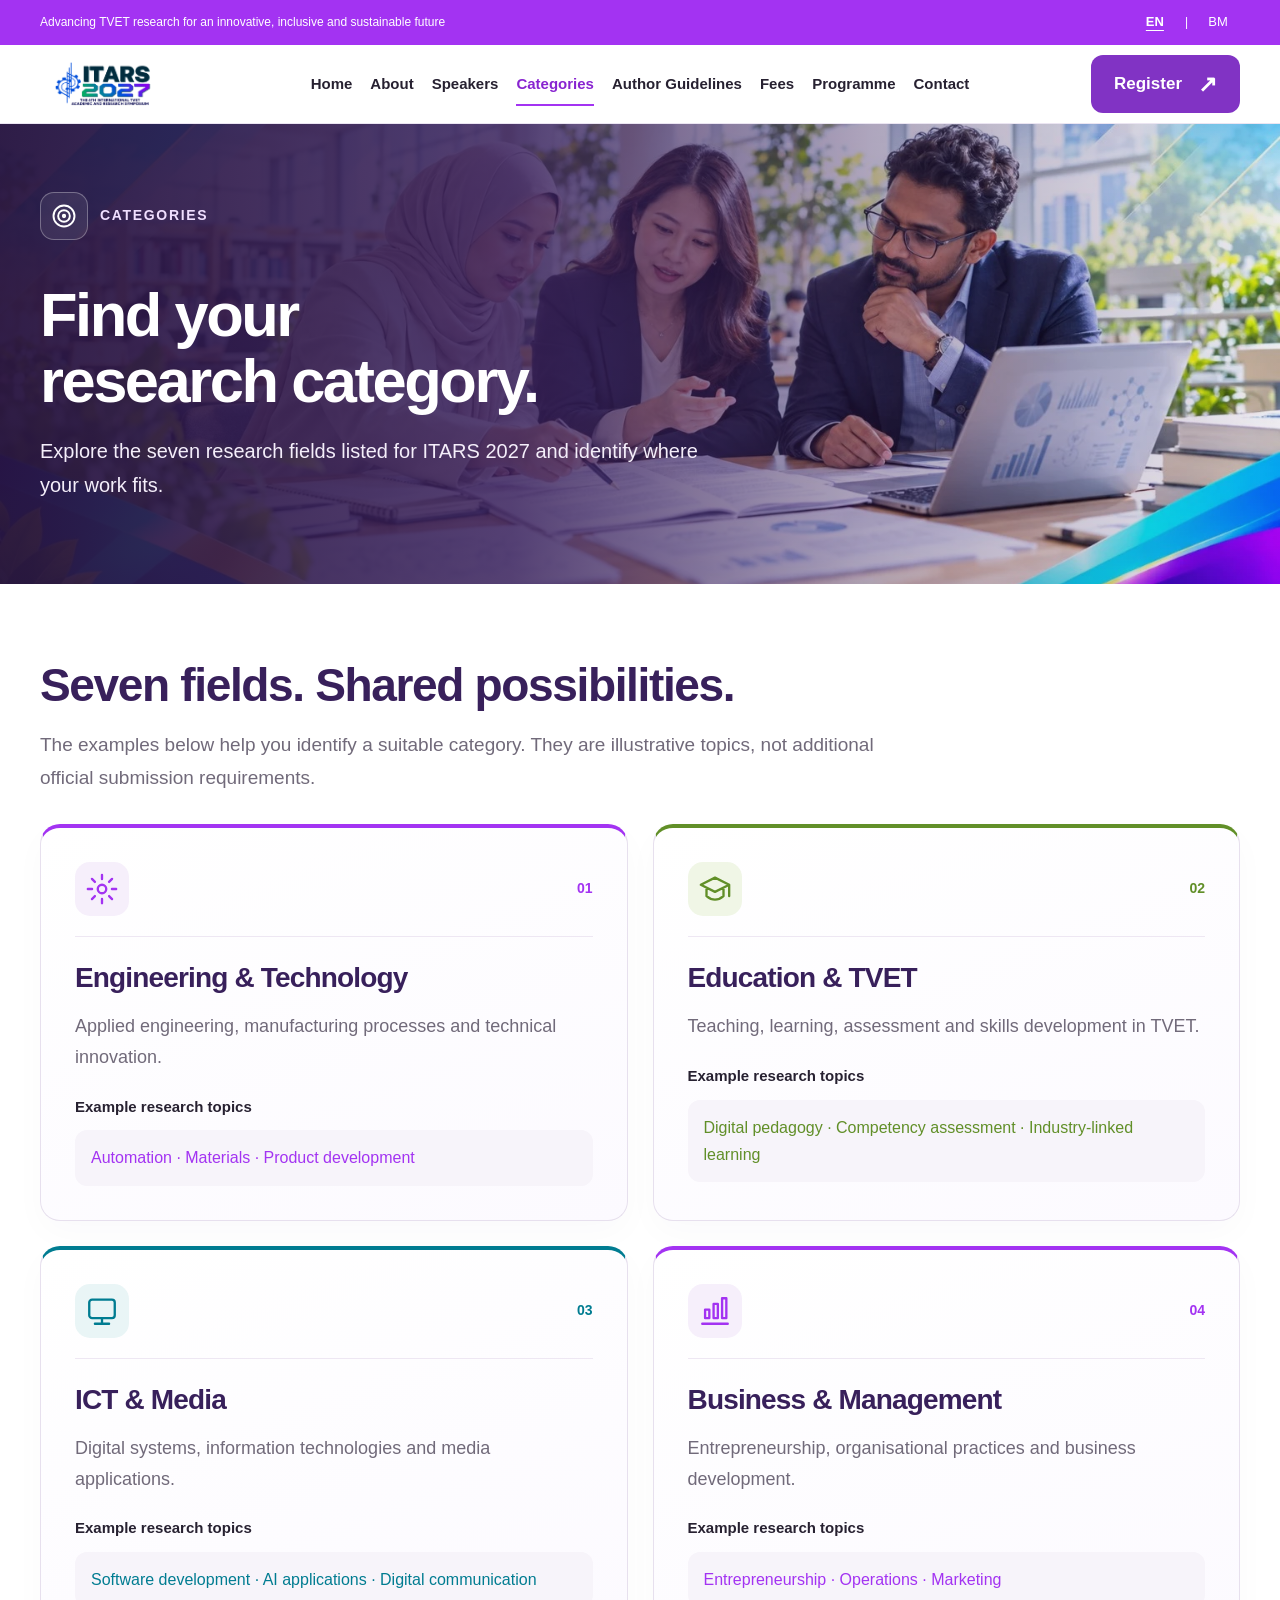
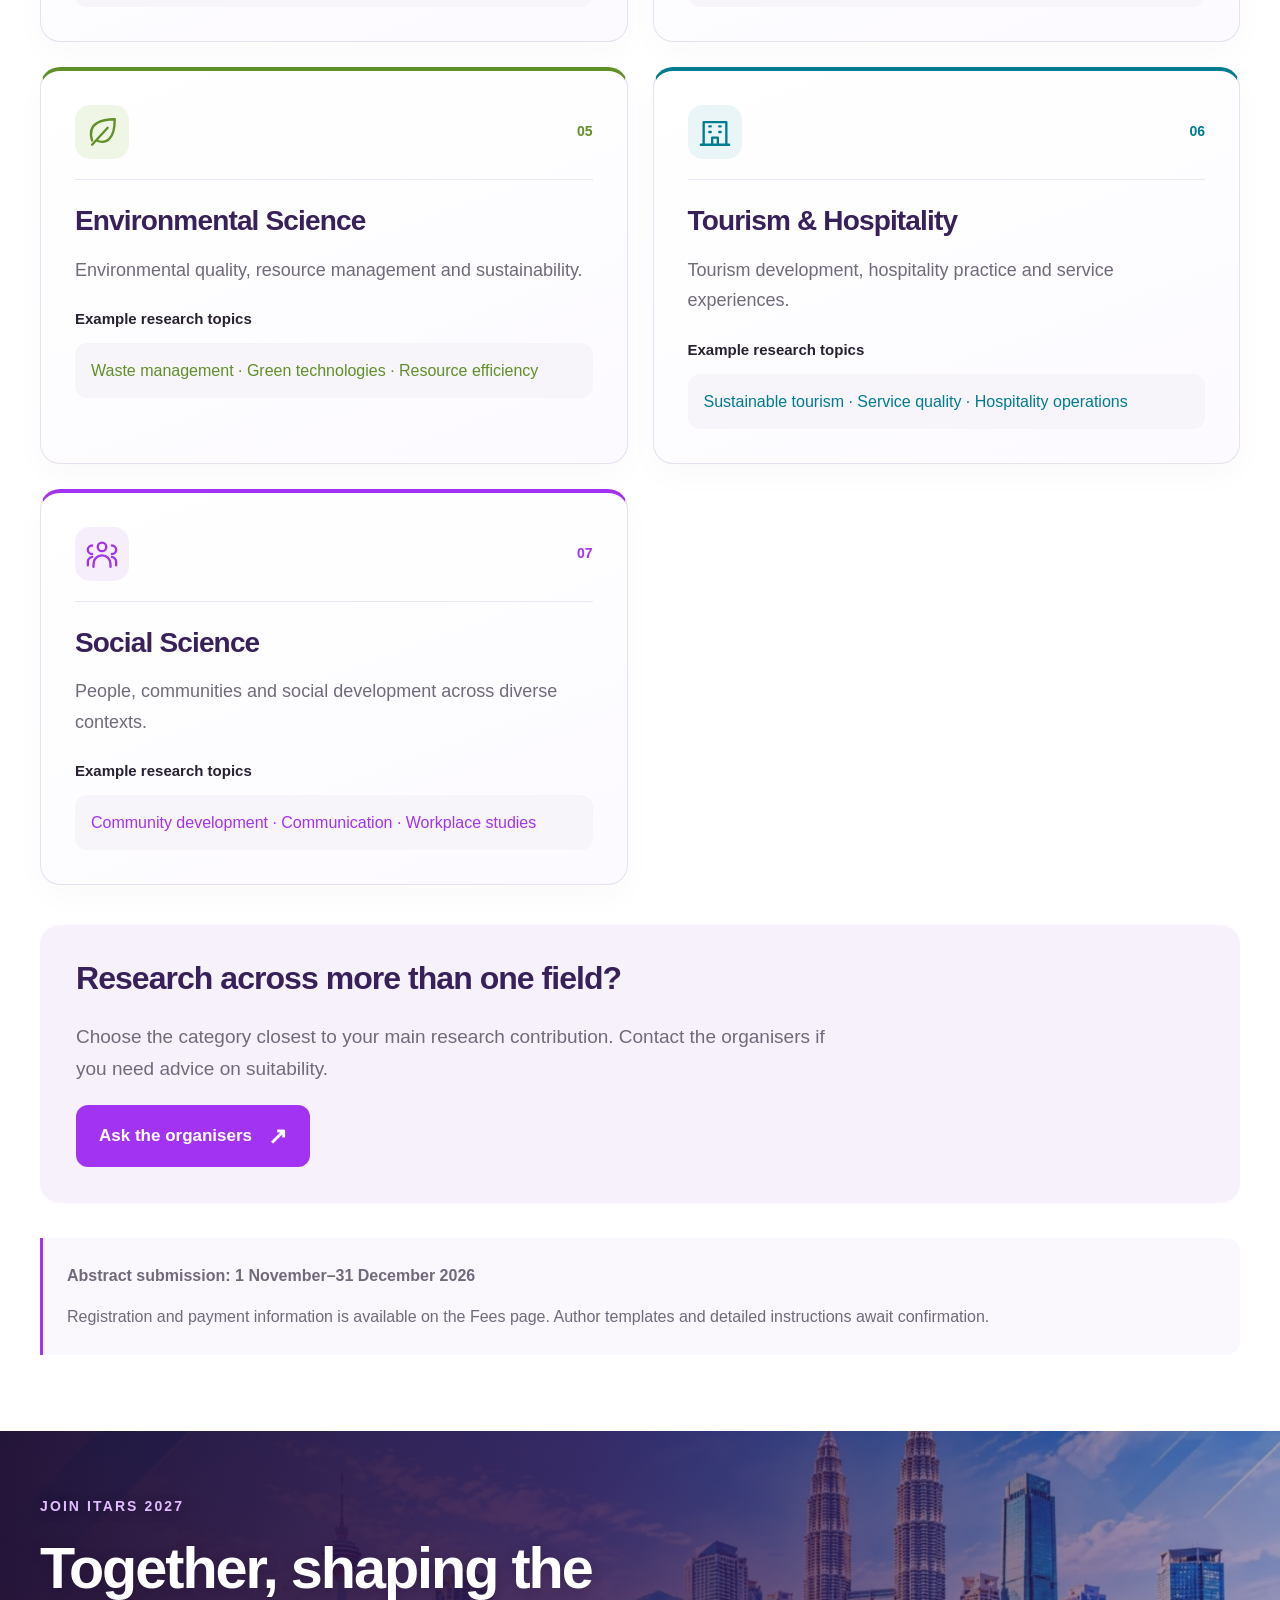
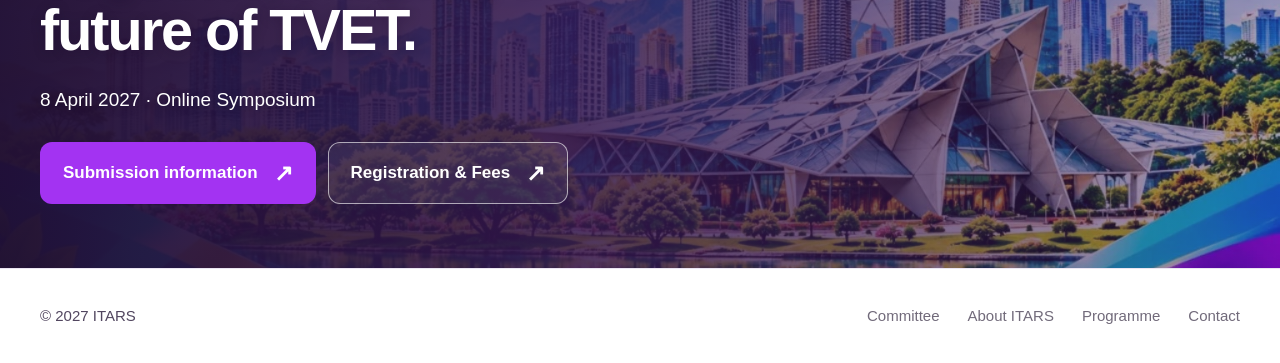
<file: categories.html>
<!doctype html>
<html lang="en">
<head>
<meta charset="utf-8">
<meta name="viewport" content="width=device-width,initial-scale=1">
<title>Research Categories | ITARS 2027</title>
<meta name="description" content="Explore seven ITARS 2027 research categories across engineering, TVET, ICT, business, environment, tourism and social science.">
<meta name="theme-color" content="#a333f2">
<link rel="icon" href="assets/icons/online-badge.svg" type="image/svg+xml">
<link rel="stylesheet" href="assets/css/style.css?v=20261026-icons3">
<script src="assets/js/translations.js" defer></script>
<script src="assets/js/site.js?v=20261026-icons3" defer></script>
<meta property="og:title" content="Research Categories | ITARS 2027"><meta property="og:description" content="Explore seven ITARS 2027 research categories across engineering, TVET, ICT, business, environment, tourism and social science."><meta property="og:type" content="website"></head>
<body class="inner-page categories-page">
<svg xmlns="http://www.w3.org/2000/svg" aria-hidden="true" style="position:absolute;width:0;height:0;overflow:hidden"><symbol id="calendar" viewBox="0 0 24 24"><g fill="none" stroke="currentColor" stroke-width="1.65" stroke-linecap="round" stroke-linejoin="round"><rect x="4" y="5" width="16" height="16" rx="2"/><path d="M8 3v4m8-4v4M4 10h16"/></g></symbol><symbol id="online" viewBox="0 0 24 24"><g fill="none" stroke="currentColor" stroke-width="1.65" stroke-linecap="round" stroke-linejoin="round"><rect x="3" y="4" width="18" height="13" rx="2"/><path d="M12 17v4m-5 0h10"/></g></symbol><symbol id="paper" viewBox="0 0 24 24"><g fill="none" stroke="currentColor" stroke-width="1.65" stroke-linecap="round" stroke-linejoin="round"><path d="M6 3h8l4 4v14H6zM14 3v5h4M9 12h6m-6 4h6"/></g></symbol><symbol id="idea" viewBox="0 0 24 24"><g fill="none" stroke="currentColor" stroke-width="1.65" stroke-linecap="round" stroke-linejoin="round"><path d="M9 18h6m-5 3h4M8 14a7 7 0 1 1 8 0l-1 3H9zM12 12V8"/></g></symbol><symbol id="engineering" viewBox="0 0 24 24"><g fill="none" stroke="currentColor" stroke-width="1.65" stroke-linecap="round" stroke-linejoin="round"><path d="m9 3 6 0 1 3 3 1 2 5-2 5-3 1-1 3H9l-1-3-3-1-2-5 2-5 3-1z"/><circle cx="12" cy="12" r="3"/></g></symbol><symbol id="education" viewBox="0 0 24 24"><g fill="none" stroke="currentColor" stroke-width="1.65" stroke-linecap="round" stroke-linejoin="round"><path d="m2 9 10-5 10 5-10 5zM6 11v6q6 5 12 0v-6m4-2v8"/></g></symbol><symbol id="business" viewBox="0 0 24 24"><g fill="none" stroke="currentColor" stroke-width="1.65" stroke-linecap="round" stroke-linejoin="round"><path d="M3 21h18M5 17h3v-6H5zm6 0h3V7h-3zm6 0h3V3h-3z"/></g></symbol><symbol id="environment" viewBox="0 0 24 24"><g fill="none" stroke="currentColor" stroke-width="1.65" stroke-linecap="round" stroke-linejoin="round"><path d="M5 18C1 5 13 3 21 3c0 14-6 18-13 15M5 21 16 9"/></g></symbol><symbol id="tourism" viewBox="0 0 24 24"><g fill="none" stroke="currentColor" stroke-width="1.65" stroke-linecap="round" stroke-linejoin="round"><path d="M4 21V5h16v16M2 21h20M8 8h1m6 0h1m-8 4h1m6 0h1m-6 9v-5h4v5"/></g></symbol><symbol id="social" viewBox="0 0 24 24"><g fill="none" stroke="currentColor" stroke-width="1.65" stroke-linecap="round" stroke-linejoin="round"><circle cx="12" cy="7" r="3"/><path d="M6 21v-2a6 6 0 0 1 12 0v2M5 6a3 3 0 0 0 0 6m14-6a3 3 0 0 1 0 6M2 20v-2a4 4 0 0 1 3-4m17 6v-2a4 4 0 0 0-3-4"/></g></symbol><symbol id="notice" viewBox="0 0 24 24"><g fill="none" stroke="currentColor" stroke-width="1.65" stroke-linecap="round" stroke-linejoin="round"><path d="m3 10 14-5v14L3 14zM7 15l2 6h4l-2-5m9-7 2-2m-2 10 2 2M3 10v4"/></g></symbol><symbol id="menu" viewBox="0 0 24 24"><g fill="none" stroke="currentColor" stroke-width="1.65" stroke-linecap="round" stroke-linejoin="round"><path d="M4 6h16M4 12h16M4 18h16"/></g></symbol><symbol id="mic" viewBox="0 0 24 24"><g fill="none" stroke="currentColor" stroke-width="1.65" stroke-linecap="round" stroke-linejoin="round"><rect x="9" y="3" width="6" height="11" rx="3"/><path d="M5 11a7 7 0 0 0 14 0M12 18v3m-4 0h8"/></g></symbol><symbol id="check" viewBox="0 0 24 24"><g fill="none" stroke="currentColor" stroke-width="1.65" stroke-linecap="round" stroke-linejoin="round"><rect x="4" y="4" width="16" height="16" rx="3"/><path d="m8 12 3 3 5-6"/></g></symbol><symbol id="gear" viewBox="0 0 24 24"><g fill="none" stroke="currentColor" stroke-width="1.65" stroke-linecap="round" stroke-linejoin="round"><circle cx="12" cy="12" r="3"/><path d="M12 2v3m0 14v3M2 12h3m14 0h3M4.9 4.9 7 7m10 10 2.1 2.1M4.9 19.1 7 17M17 7l2.1-2.1"/></g></symbol><symbol id="present" viewBox="0 0 24 24"><g fill="none" stroke="currentColor" stroke-width="1.65" stroke-linecap="round" stroke-linejoin="round"><rect x="3" y="4" width="18" height="12" rx="1.5"/><path d="M12 16v3m-4 2 4-2 4 2M8 12l3-3 2 2 3-3"/></g></symbol><symbol id="book" viewBox="0 0 24 24"><g fill="none" stroke="currentColor" stroke-width="1.65" stroke-linecap="round" stroke-linejoin="round"><path d="M3 5c3-1 6-1 9 1 3-2 6-2 9-1v14c-3-1-6-1-9 1-3-2-6-2-9-1zM12 6v14"/></g></symbol><symbol id="fee" viewBox="0 0 24 24"><g fill="none" stroke="currentColor" stroke-width="1.65" stroke-linecap="round" stroke-linejoin="round"><rect x="3" y="6" width="18" height="12" rx="2"/><circle cx="12" cy="12" r="2.5"/><path d="M6 9v.01M18 15v.01"/></g></symbol><symbol id="phone" viewBox="0 0 24 24"><g fill="none" stroke="currentColor" stroke-width="1.65" stroke-linecap="round" stroke-linejoin="round"><path d="M5 3h4l2 5-2.5 1.5a11 11 0 0 0 6 6L16 13l5 2v4a2 2 0 0 1-2 2A17 17 0 0 1 3 5a2 2 0 0 1 2-2"/></g></symbol><symbol id="globe" viewBox="0 0 24 24"><g fill="none" stroke="currentColor" stroke-width="1.65" stroke-linecap="round" stroke-linejoin="round"><circle cx="12" cy="12" r="9"/><path d="M3 12h18M12 3a14 14 0 0 1 0 18M12 3a14 14 0 0 0 0 18"/></g></symbol><symbol id="target" viewBox="0 0 24 24"><g fill="none" stroke="currentColor" stroke-width="1.65" stroke-linecap="round" stroke-linejoin="round"><circle cx="12" cy="12" r="9"/><circle cx="12" cy="12" r="5"/><circle cx="12" cy="12" r="1"/></g></symbol><symbol id="user" viewBox="0 0 24 24"><g fill="none" stroke="currentColor" stroke-width="1.65" stroke-linecap="round" stroke-linejoin="round"><circle cx="12" cy="8" r="4"/><path d="M4 21a8 8 0 0 1 16 0"/></g></symbol><symbol id="org" viewBox="0 0 24 24"><g fill="none" stroke="currentColor" stroke-width="1.65" stroke-linecap="round" stroke-linejoin="round"><path d="M3 21h18M4 21V10l8-6 8 6v11M9 21v-6h6v6M8 12h.01M16 12h.01"/></g></symbol></svg>
<a class="skip" href="#main"><span data-i18n="skip">Skip to content</span></a>

<!-- ============ SHARED HEADER ============ -->
<header class="site-header">
  <div class="utility"><div class="container utility-inner">
    <span><span data-i18n="utility">Advancing TVET research for an innovative, inclusive and sustainable future</span></span>
    <div class="language-switch" role="group" aria-label="Language"><button type="button" data-lang="en" aria-pressed="true">EN</button><span aria-hidden="true">|</span><button type="button" data-lang="bm" aria-pressed="false">BM</button></div>
  </div></div>
  <div class="nav-shell"><div class="container nav-inner">
    <a href="index.html" class="brand" aria-label="ITARS 2027 Home"><img src="assets/images/itars-logo.webp" alt="ITARS 2027" width="412" height="206"></a>
    <nav class="main-nav" id="main-nav" aria-label="Main navigation"><a href="index.html" data-i18n="navhome">Home</a>
      <a data-i18n="navabout" href="about.html" data-page-link>About</a>
      <a data-i18n="navspeakers" href="speakers.html" data-page-link>Speakers</a>
      <a data-i18n="navpapers" href="categories.html" data-page-link>Categories</a>
      <a data-i18n="navauthors" href="submission.html" data-page-link>Author Guidelines</a>
      <a data-i18n="navfees" href="registration.html" data-page-link>Fees</a>
      <a data-i18n="navprogramme" href="programme.html" data-page-link>Programme</a>
      <a data-i18n="navcontact" href="contact.html" data-page-link>Contact</a>
    </nav>
    <div class="nav-actions">
      <a data-i18n="register" href="https://cmt3.research.microsoft.com/ITARS2027" class="button teal nav-register" target="_blank" rel="noopener">Register</a>
      <button class="menu-toggle" type="button" aria-controls="main-nav" aria-expanded="false" aria-label="Open menu"><svg class="icon" aria-hidden="true"><use href="#menu"></use></svg><span data-i18n="menutext">Menu</span></button>
    </div>
  </div></div>
</header>

<main id="main"><section class="has-explicit-hero categories-hero"><img class="page-hero-image" decoding="async" src="assets/images/papers-hero.webp" alt="" width="1536" height="698" fetchpriority="high" aria-hidden="true"><div class="container"><p class="eyebrow hero-section-label"><svg class="icon" aria-hidden="true" viewBox="0 0 24 24" width="46" height="46" focusable="false"><g fill="none" stroke="currentColor" stroke-width="1.65" stroke-linecap="round" stroke-linejoin="round"><circle cx="12" cy="12" r="9"/><circle cx="12" cy="12" r="5"/><circle cx="12" cy="12" r="1"/></g></svg><span data-i18n="navpapers">Categories</span></p><h1 data-i18n="catheading">Find your research category.</h1><p data-i18n="catlead"></p></div></section><section class="section"><div class="container"><h2 data-i18n="catintro"></h2><p class="section-intro" data-i18n="catnote"></p><div class="category-grid"><article class="category-card reveal" id="category-1"><div class="category-top"><svg class="icon" aria-hidden="true"><use href="#gear"></use></svg><span>01</span></div><h2 data-i18n="cat1title">Engineering & Technology</h2><p data-i18n="cat1desc">Applied engineering, manufacturing processes and technical innovation.</p><h3 data-i18n="catexamples">Example research topics</h3><p class="category-topics" data-i18n="cat1topics">Automation · Materials · Product development</p></article><article class="category-card reveal" id="category-2"><div class="category-top"><svg class="icon" aria-hidden="true"><use href="#education"></use></svg><span>02</span></div><h2 data-i18n="cat2title">Education & TVET</h2><p data-i18n="cat2desc">Teaching, learning, assessment and skills development in TVET.</p><h3 data-i18n="catexamples">Example research topics</h3><p class="category-topics" data-i18n="cat2topics">Digital pedagogy · Competency assessment · Industry-linked learning</p></article><article class="category-card reveal" id="category-3"><div class="category-top"><svg class="icon" aria-hidden="true"><use href="#online"></use></svg><span>03</span></div><h2 data-i18n="cat3title">ICT & Media</h2><p data-i18n="cat3desc">Digital systems, information technologies and media applications.</p><h3 data-i18n="catexamples">Example research topics</h3><p class="category-topics" data-i18n="cat3topics">Software development · AI applications · Digital communication</p></article><article class="category-card reveal" id="category-4"><div class="category-top"><svg class="icon" aria-hidden="true"><use href="#business"></use></svg><span>04</span></div><h2 data-i18n="cat4title">Business & Management</h2><p data-i18n="cat4desc">Entrepreneurship, organisational practices and business development.</p><h3 data-i18n="catexamples">Example research topics</h3><p class="category-topics" data-i18n="cat4topics">Entrepreneurship · Operations · Marketing</p></article><article class="category-card reveal" id="category-5"><div class="category-top"><svg class="icon" aria-hidden="true"><use href="#environment"></use></svg><span>05</span></div><h2 data-i18n="cat5title">Environmental Science</h2><p data-i18n="cat5desc">Environmental quality, resource management and sustainability.</p><h3 data-i18n="catexamples">Example research topics</h3><p class="category-topics" data-i18n="cat5topics">Waste management · Green technologies · Resource efficiency</p></article><article class="category-card reveal" id="category-6"><div class="category-top"><svg class="icon" aria-hidden="true"><use href="#tourism"></use></svg><span>06</span></div><h2 data-i18n="cat6title">Tourism & Hospitality</h2><p data-i18n="cat6desc">Tourism development, hospitality practice and service experiences.</p><h3 data-i18n="catexamples">Example research topics</h3><p class="category-topics" data-i18n="cat6topics">Sustainable tourism · Service quality · Hospitality operations</p></article><article class="category-card reveal" id="category-7"><div class="category-top"><svg class="icon" aria-hidden="true"><use href="#social"></use></svg><span>07</span></div><h2 data-i18n="cat7title">Social Science</h2><p data-i18n="cat7desc">People, communities and social development across diverse contexts.</p><h3 data-i18n="catexamples">Example research topics</h3><p class="category-topics" data-i18n="cat7topics">Community development · Communication · Workplace studies</p></article></div><div class="category-help"><h2 data-i18n="cathelp"></h2><p data-i18n="cathelpcopy"></p><a class="button teal" href="tel:+60127899131" data-i18n="catcontact">Ask the organisers</a></div><aside class="profile-note"><strong data-i18n="catdates"></strong><p data-i18n="catpending"></p></aside></div></section><section class="cta">
  <div class="container cta-inner">
    <div class="cta-copy"><p class="cta-kicker" data-i18n="ctakicker">JOIN ITARS 2027</p><h2 data-i18n="ctaheadline">Together, shaping the future of TVET.</h2><p><span data-i18n="ctadate">8 April 2027 · Online Symposium</span></p></div>
    <div class="button-row">
      <a data-i18n="ctasubmit" href="submission.html" class="button gold" data-page-link>Submit Abstract</a>
      <a data-i18n="ctareg" href="registration.html" class="button outline" data-page-link>Registration &amp; Fees</a>
    </div>
  </div>
</section></main>

<!-- ============ SHARED FOOTER ============ -->
<footer class="site-footer"><div class="container footer-inner"><small>© 2027 ITARS</small><nav aria-label="Footer navigation"><a href="committee.html" data-i18n="committee">Committee</a><a data-i18n="footabout" href="about.html" data-page-link>About ITARS</a><a data-i18n="footprogramme" href="programme.html" data-page-link>Programme</a><a data-i18n="footcontact" href="contact.html" data-page-link>Contact</a></nav></div></footer>

<dialog id="page-dialog" aria-labelledby="dialog-title"><button class="dialog-close" type="button" aria-label="Close dialog">×</button><p class="eyebrow">ITARS 2027</p><h2 data-i18n="dialogtitle" id="dialog-title">This page is being prepared</h2><p><span data-i18n="dialogcopy">This first release contains the homepage. The selected section will have its own dedicated page. For event information, view the supplied poster or call the organisers.</span></p><div class="dialog-actions"><a class="button teal" href="assets/images/itars-poster.webp"><span data-i18n="viewposter">View event poster</span></a><a href="tel:+60127899131">Tuan Rozila · +60 12-789 9131</a><a href="tel:+60197607001">Dr. Khairunnisa · +60 19-760 7001</a></div></dialog>
</body>
</html>
</file>
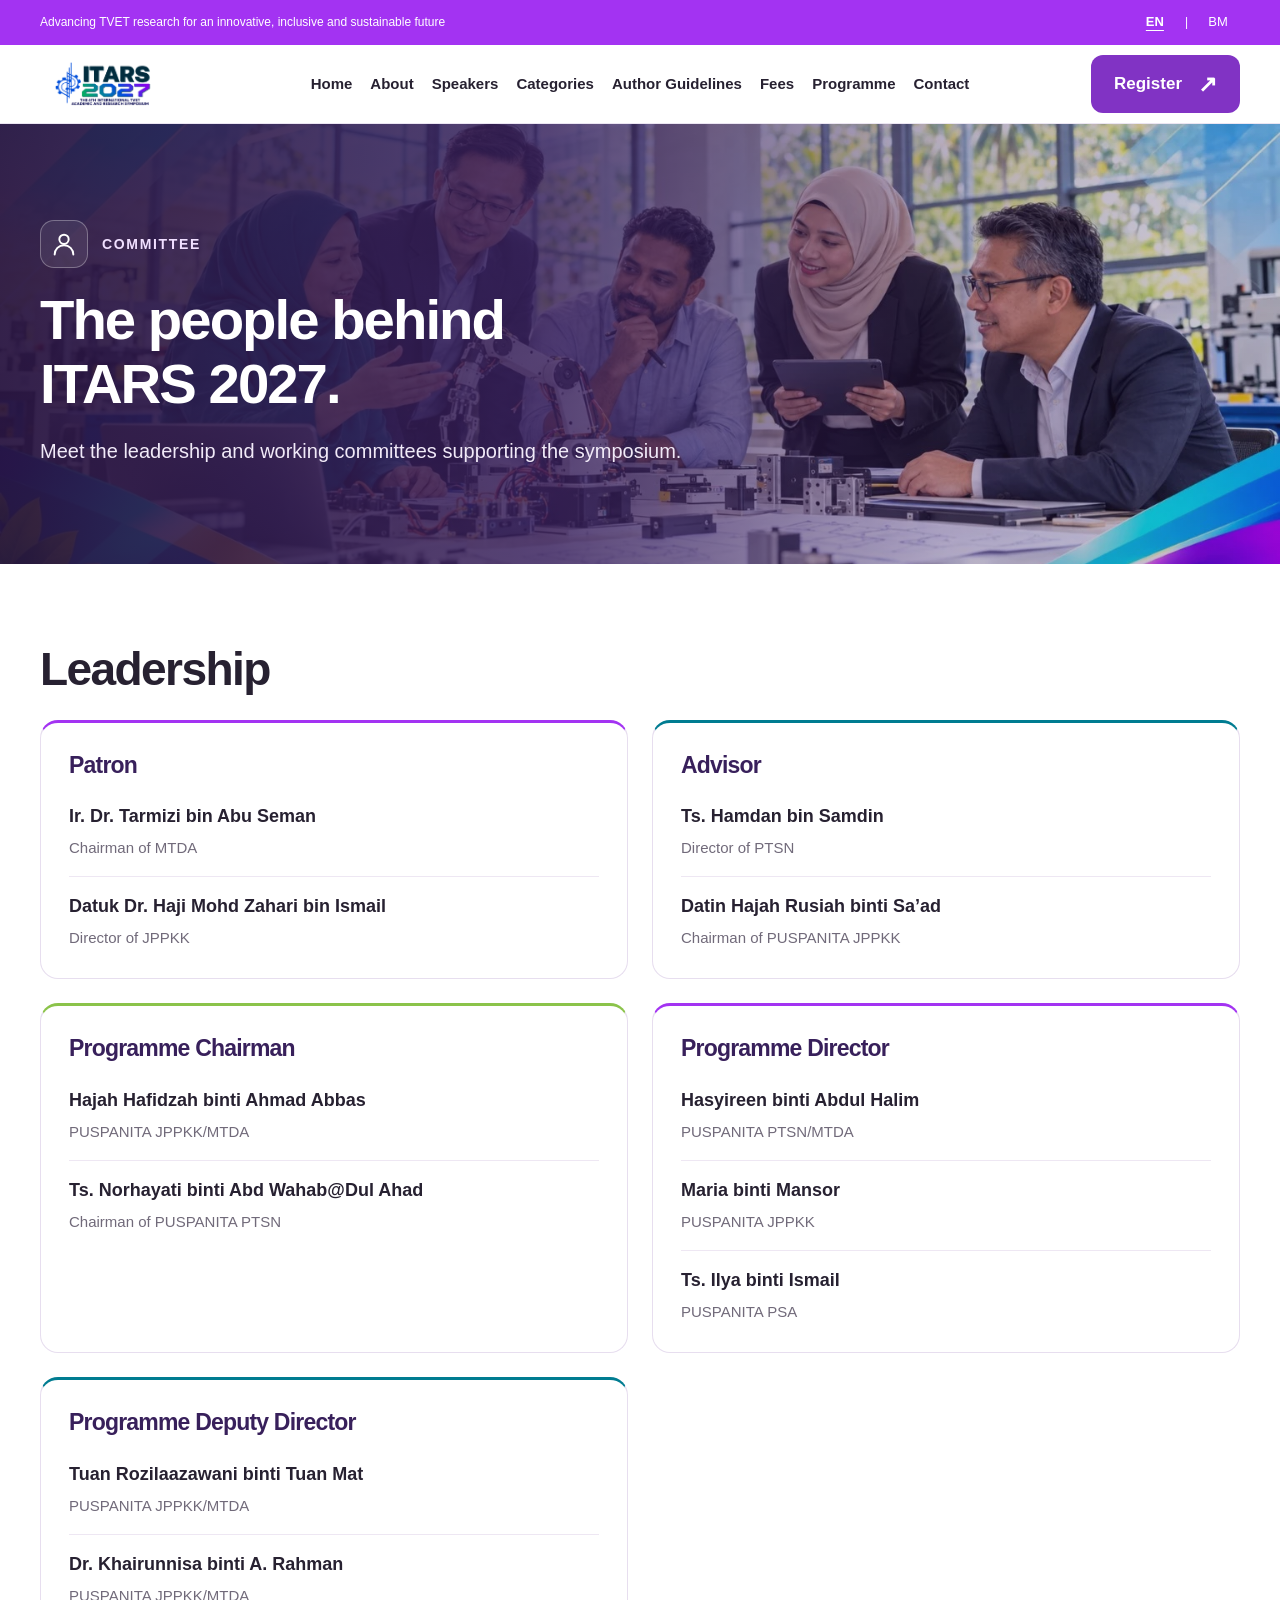
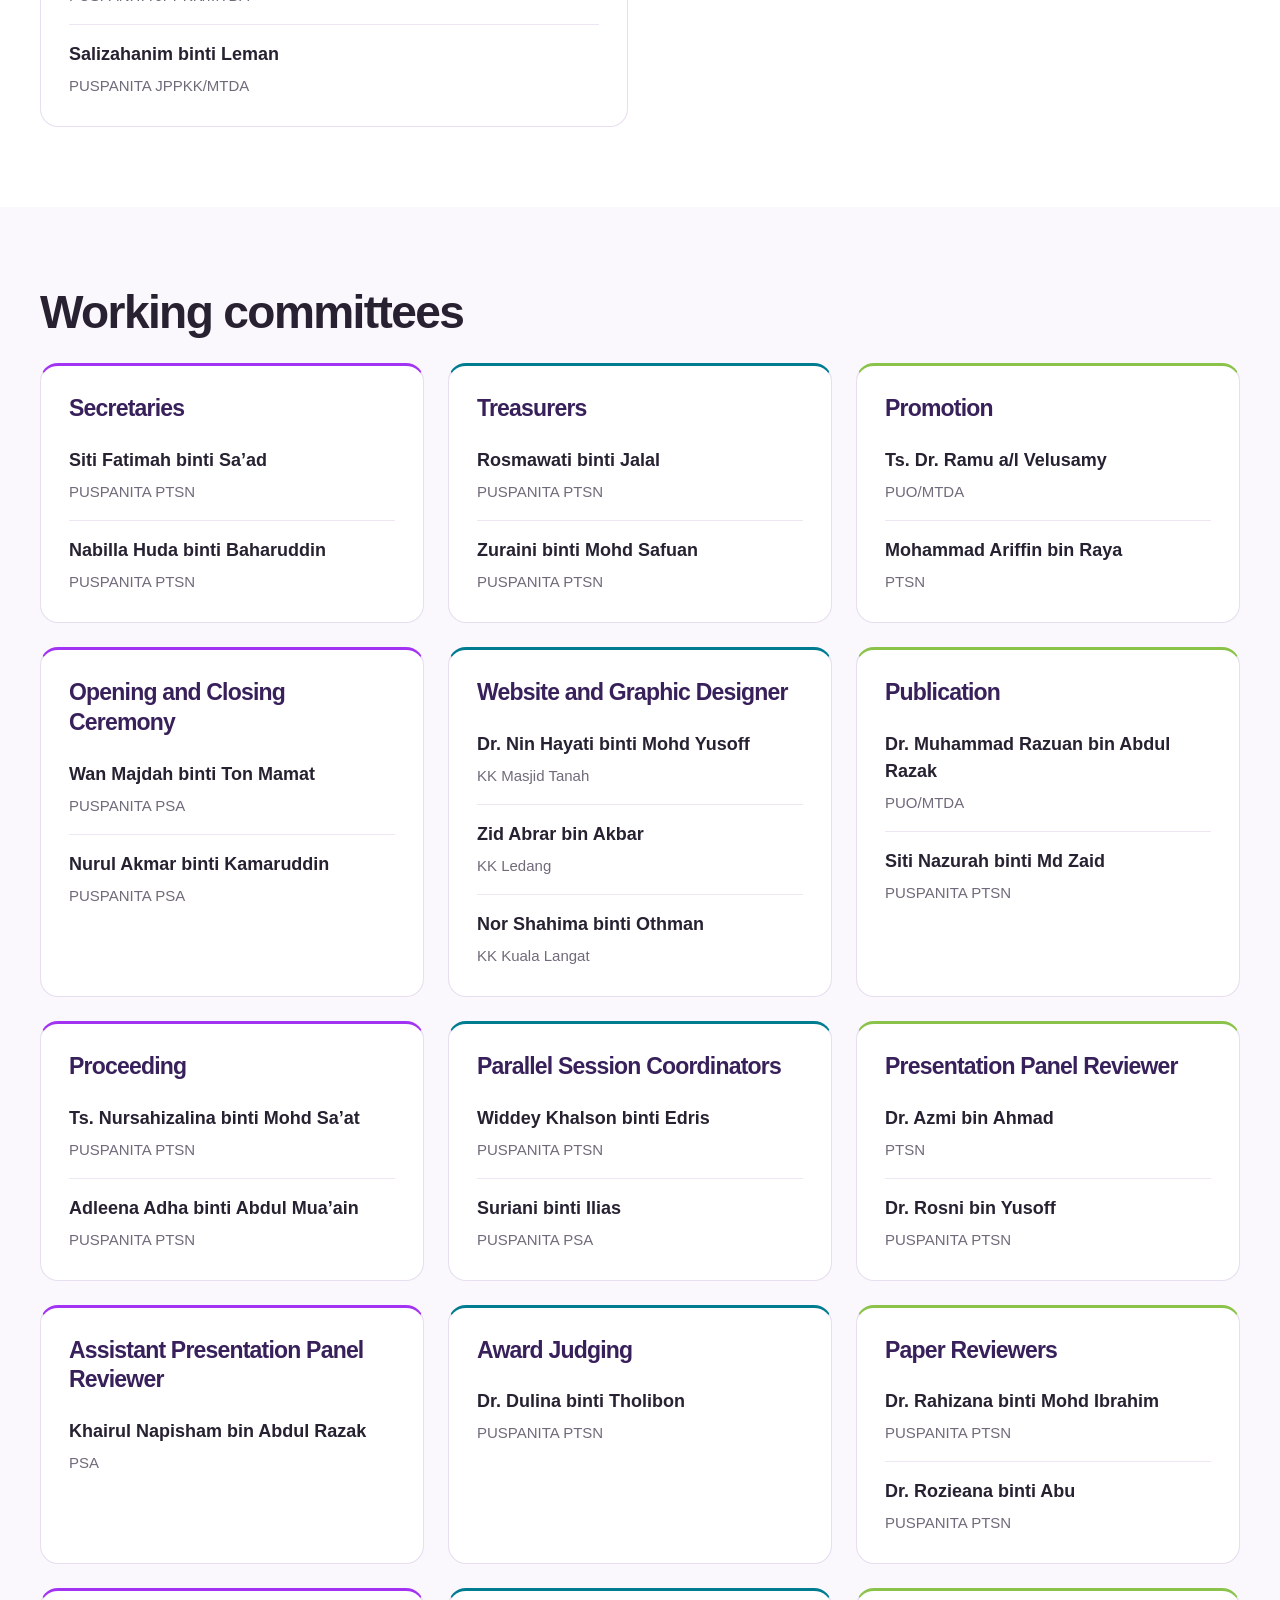
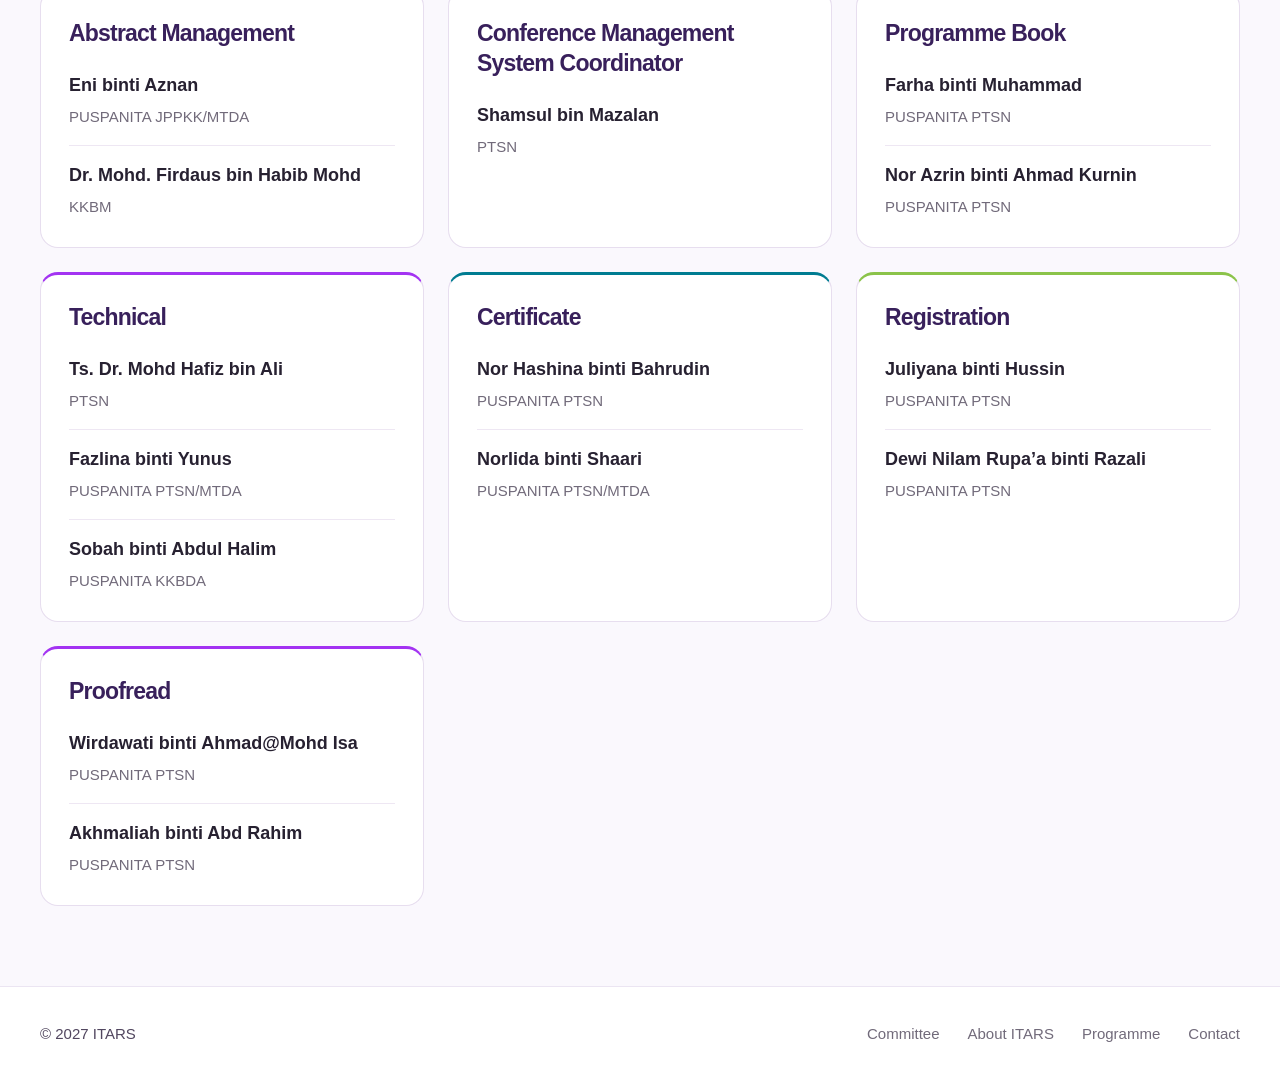
<file: committee.html>
<!doctype html>
<html lang="en">
<head>
<meta charset="utf-8">
<meta name="viewport" content="width=device-width,initial-scale=1">
<title>Organising Committee | ITARS 2027</title>
<meta name="description" content="Discover the background, aims and organisers of the sixth International TVET Academic and Research Symposium.">
<meta name="theme-color" content="#a333f2">
<link rel="icon" href="assets/icons/online-badge.svg" type="image/svg+xml">
<link rel="stylesheet" href="assets/css/style.css?v=20261026-icons3">
<script src="assets/js/translations.js" defer></script>
<script src="assets/js/site.js?v=20261026-icons3" defer></script>
<meta property="og:title" content="About ITARS 2027"><meta property="og:description" content="Discover the background, aims and organisers of the sixth International TVET Academic and Research Symposium."><meta property="og:type" content="website"></head>
<body class="committee-page">
<svg xmlns="http://www.w3.org/2000/svg" aria-hidden="true" style="position:absolute;width:0;height:0;overflow:hidden"><symbol id="calendar" viewBox="0 0 24 24"><g fill="none" stroke="currentColor" stroke-width="1.65" stroke-linecap="round" stroke-linejoin="round"><rect x="4" y="5" width="16" height="16" rx="2"/><path d="M8 3v4m8-4v4M4 10h16"/></g></symbol><symbol id="online" viewBox="0 0 24 24"><g fill="none" stroke="currentColor" stroke-width="1.65" stroke-linecap="round" stroke-linejoin="round"><rect x="3" y="4" width="18" height="13" rx="2"/><path d="M12 17v4m-5 0h10"/></g></symbol><symbol id="paper" viewBox="0 0 24 24"><g fill="none" stroke="currentColor" stroke-width="1.65" stroke-linecap="round" stroke-linejoin="round"><path d="M6 3h8l4 4v14H6zM14 3v5h4M9 12h6m-6 4h6"/></g></symbol><symbol id="idea" viewBox="0 0 24 24"><g fill="none" stroke="currentColor" stroke-width="1.65" stroke-linecap="round" stroke-linejoin="round"><path d="M9 18h6m-5 3h4M8 14a7 7 0 1 1 8 0l-1 3H9zM12 12V8"/></g></symbol><symbol id="engineering" viewBox="0 0 24 24"><g fill="none" stroke="currentColor" stroke-width="1.65" stroke-linecap="round" stroke-linejoin="round"><path d="m9 3 6 0 1 3 3 1 2 5-2 5-3 1-1 3H9l-1-3-3-1-2-5 2-5 3-1z"/><circle cx="12" cy="12" r="3"/></g></symbol><symbol id="education" viewBox="0 0 24 24"><g fill="none" stroke="currentColor" stroke-width="1.65" stroke-linecap="round" stroke-linejoin="round"><path d="m2 9 10-5 10 5-10 5zM6 11v6q6 5 12 0v-6m4-2v8"/></g></symbol><symbol id="business" viewBox="0 0 24 24"><g fill="none" stroke="currentColor" stroke-width="1.65" stroke-linecap="round" stroke-linejoin="round"><path d="M3 21h18M5 17h3v-6H5zm6 0h3V7h-3zm6 0h3V3h-3z"/></g></symbol><symbol id="environment" viewBox="0 0 24 24"><g fill="none" stroke="currentColor" stroke-width="1.65" stroke-linecap="round" stroke-linejoin="round"><path d="M5 18C1 5 13 3 21 3c0 14-6 18-13 15M5 21 16 9"/></g></symbol><symbol id="tourism" viewBox="0 0 24 24"><g fill="none" stroke="currentColor" stroke-width="1.65" stroke-linecap="round" stroke-linejoin="round"><path d="M4 21V5h16v16M2 21h20M8 8h1m6 0h1m-8 4h1m6 0h1m-6 9v-5h4v5"/></g></symbol><symbol id="social" viewBox="0 0 24 24"><g fill="none" stroke="currentColor" stroke-width="1.65" stroke-linecap="round" stroke-linejoin="round"><circle cx="12" cy="7" r="3"/><path d="M6 21v-2a6 6 0 0 1 12 0v2M5 6a3 3 0 0 0 0 6m14-6a3 3 0 0 1 0 6M2 20v-2a4 4 0 0 1 3-4m17 6v-2a4 4 0 0 0-3-4"/></g></symbol><symbol id="notice" viewBox="0 0 24 24"><g fill="none" stroke="currentColor" stroke-width="1.65" stroke-linecap="round" stroke-linejoin="round"><path d="m3 10 14-5v14L3 14zM7 15l2 6h4l-2-5m9-7 2-2m-2 10 2 2M3 10v4"/></g></symbol><symbol id="menu" viewBox="0 0 24 24"><g fill="none" stroke="currentColor" stroke-width="1.65" stroke-linecap="round" stroke-linejoin="round"><path d="M4 6h16M4 12h16M4 18h16"/></g></symbol><symbol id="mic" viewBox="0 0 24 24"><g fill="none" stroke="currentColor" stroke-width="1.65" stroke-linecap="round" stroke-linejoin="round"><rect x="9" y="3" width="6" height="11" rx="3"/><path d="M5 11a7 7 0 0 0 14 0M12 18v3m-4 0h8"/></g></symbol><symbol id="check" viewBox="0 0 24 24"><g fill="none" stroke="currentColor" stroke-width="1.65" stroke-linecap="round" stroke-linejoin="round"><rect x="4" y="4" width="16" height="16" rx="3"/><path d="m8 12 3 3 5-6"/></g></symbol><symbol id="gear" viewBox="0 0 24 24"><g fill="none" stroke="currentColor" stroke-width="1.65" stroke-linecap="round" stroke-linejoin="round"><circle cx="12" cy="12" r="3"/><path d="M12 2v3m0 14v3M2 12h3m14 0h3M4.9 4.9 7 7m10 10 2.1 2.1M4.9 19.1 7 17M17 7l2.1-2.1"/></g></symbol><symbol id="present" viewBox="0 0 24 24"><g fill="none" stroke="currentColor" stroke-width="1.65" stroke-linecap="round" stroke-linejoin="round"><rect x="3" y="4" width="18" height="12" rx="1.5"/><path d="M12 16v3m-4 2 4-2 4 2M8 12l3-3 2 2 3-3"/></g></symbol><symbol id="book" viewBox="0 0 24 24"><g fill="none" stroke="currentColor" stroke-width="1.65" stroke-linecap="round" stroke-linejoin="round"><path d="M3 5c3-1 6-1 9 1 3-2 6-2 9-1v14c-3-1-6-1-9 1-3-2-6-2-9-1zM12 6v14"/></g></symbol><symbol id="fee" viewBox="0 0 24 24"><g fill="none" stroke="currentColor" stroke-width="1.65" stroke-linecap="round" stroke-linejoin="round"><rect x="3" y="6" width="18" height="12" rx="2"/><circle cx="12" cy="12" r="2.5"/><path d="M6 9v.01M18 15v.01"/></g></symbol><symbol id="phone" viewBox="0 0 24 24"><g fill="none" stroke="currentColor" stroke-width="1.65" stroke-linecap="round" stroke-linejoin="round"><path d="M5 3h4l2 5-2.5 1.5a11 11 0 0 0 6 6L16 13l5 2v4a2 2 0 0 1-2 2A17 17 0 0 1 3 5a2 2 0 0 1 2-2"/></g></symbol><symbol id="globe" viewBox="0 0 24 24"><g fill="none" stroke="currentColor" stroke-width="1.65" stroke-linecap="round" stroke-linejoin="round"><circle cx="12" cy="12" r="9"/><path d="M3 12h18M12 3a14 14 0 0 1 0 18M12 3a14 14 0 0 0 0 18"/></g></symbol><symbol id="target" viewBox="0 0 24 24"><g fill="none" stroke="currentColor" stroke-width="1.65" stroke-linecap="round" stroke-linejoin="round"><circle cx="12" cy="12" r="9"/><circle cx="12" cy="12" r="5"/><circle cx="12" cy="12" r="1"/></g></symbol><symbol id="user" viewBox="0 0 24 24"><g fill="none" stroke="currentColor" stroke-width="1.65" stroke-linecap="round" stroke-linejoin="round"><circle cx="12" cy="8" r="4"/><path d="M4 21a8 8 0 0 1 16 0"/></g></symbol><symbol id="org" viewBox="0 0 24 24"><g fill="none" stroke="currentColor" stroke-width="1.65" stroke-linecap="round" stroke-linejoin="round"><path d="M3 21h18M4 21V10l8-6 8 6v11M9 21v-6h6v6M8 12h.01M16 12h.01"/></g></symbol></svg>
<a class="skip" href="#main"><span data-i18n="skip">Skip to content</span></a>

<!-- ============ SHARED HEADER ============ -->
<header class="site-header">
  <div class="utility"><div class="container utility-inner">
    <span><span data-i18n="utility">Advancing TVET research for an innovative, inclusive and sustainable future</span></span>
    <div class="language-switch" role="group" aria-label="Language"><button type="button" data-lang="en" aria-pressed="true">EN</button><span aria-hidden="true">|</span><button type="button" data-lang="bm" aria-pressed="false">BM</button></div>
  </div></div>
  <div class="nav-shell"><div class="container nav-inner">
    <a href="index.html" class="brand" aria-label="ITARS 2027 Home"><img src="assets/images/itars-logo.webp" alt="ITARS 2027" width="412" height="206"></a>
    <nav class="main-nav" id="main-nav" aria-label="Main navigation"><a href="index.html" data-i18n="navhome">Home</a>
      <a data-i18n="navabout" href="about.html" data-page-link>About</a>
      <a data-i18n="navspeakers" href="speakers.html" data-page-link>Speakers</a>
      <a data-i18n="navpapers" href="categories.html" data-page-link>Categories</a>
      <a data-i18n="navauthors" href="submission.html" data-page-link>Author Guidelines</a>
      <a data-i18n="navfees" href="registration.html" data-page-link>Fees</a>
      <a data-i18n="navprogramme" href="programme.html" data-page-link>Programme</a>
      <a data-i18n="navcontact" href="contact.html" data-page-link>Contact</a>
    </nav>
    <div class="nav-actions">
      <a data-i18n="register" href="https://cmt3.research.microsoft.com/ITARS2027" class="button teal nav-register" target="_blank" rel="noopener">Register</a>
      <button class="menu-toggle" type="button" aria-controls="main-nav" aria-expanded="false" aria-label="Open menu"><svg class="icon" aria-hidden="true"><use href="#menu"></use></svg><span data-i18n="menutext">Menu</span></button>
    </div>
  </div></div>
</header>

<main id="main"><section class="inner-hero has-explicit-hero committee-hero"><img class="page-hero-image" decoding="async" src="assets/images/about-hero.webp" alt="" width="1536" height="698" fetchpriority="high" aria-hidden="true"><div class="container"><p class="eyebrow hero-section-label"><svg class="icon" aria-hidden="true" viewBox="0 0 24 24" width="46" height="46" focusable="false"><g fill="none" stroke="currentColor" stroke-width="1.65" stroke-linecap="round" stroke-linejoin="round"><circle cx="12" cy="8" r="4"/><path d="M4 21a8 8 0 0 1 16 0"/></g></svg><span data-i18n="committee">Committee</span></p><h1 data-i18n="committeehero">The people behind ITARS 2027.</h1><p data-i18n="committeelead">Meet the leadership and working committees supporting the symposium.</p></div></section><section class="section"><div class="container"><h2 data-i18n="committeeleaders">Leadership</h2><div class="committee-grid leadership-grid"><article class="committee-card"><h3 data-i18n="commrole0">Patron</h3><ul><li><strong>Ir. Dr. Tarmizi bin Abu Seman</strong><span data-i18n="commaff0_0">Chairman of MTDA</span></li><li><strong>Datuk Dr. Haji Mohd Zahari bin Ismail</strong><span data-i18n="commaff0_1">Director of JPPKK</span></li></ul></article><article class="committee-card"><h3 data-i18n="commrole1">Advisor</h3><ul><li><strong>Ts. Hamdan bin Samdin</strong><span data-i18n="commaff1_0">Director of PTSN</span></li><li><strong>Datin Hajah Rusiah binti Sa’ad</strong><span data-i18n="commaff1_1">Chairman of PUSPANITA JPPKK</span></li></ul></article><article class="committee-card"><h3 data-i18n="commrole2">Programme Chairman</h3><ul><li><strong>Hajah Hafidzah binti Ahmad Abbas</strong><span data-i18n="commaff2_0">PUSPANITA JPPKK/MTDA</span></li><li><strong>Ts. Norhayati binti Abd Wahab@Dul Ahad</strong><span data-i18n="commaff2_1">Chairman of PUSPANITA PTSN</span></li></ul></article><article class="committee-card"><h3 data-i18n="commrole3">Programme Director</h3><ul><li><strong>Hasyireen binti Abdul Halim</strong><span data-i18n="commaff3_0">PUSPANITA PTSN/MTDA</span></li><li><strong>Maria binti Mansor</strong><span data-i18n="commaff3_1">PUSPANITA JPPKK</span></li><li><strong>Ts. Ilya binti Ismail</strong><span data-i18n="commaff3_2">PUSPANITA PSA</span></li></ul></article><article class="committee-card"><h3 data-i18n="commrole4">Programme Deputy Director</h3><ul><li><strong>Tuan Rozilaazawani binti Tuan Mat</strong><span data-i18n="commaff4_0">PUSPANITA JPPKK/MTDA</span></li><li><strong>Dr. Khairunnisa binti A. Rahman</strong><span data-i18n="commaff4_1">PUSPANITA JPPKK/MTDA</span></li><li><strong>Salizahanim binti Leman</strong><span data-i18n="commaff4_2">PUSPANITA JPPKK/MTDA</span></li></ul></article></div></div></section><section class="section soft-section"><div class="container"><h2 data-i18n="committeeteams">Working committees</h2><div class="committee-grid"><article class="committee-card"><h3 data-i18n="commrole5">Secretaries</h3><ul><li><strong>Siti Fatimah binti Sa’ad</strong><span data-i18n="commaff5_0">PUSPANITA PTSN</span></li><li><strong>Nabilla Huda binti Baharuddin</strong><span data-i18n="commaff5_1">PUSPANITA PTSN</span></li></ul></article><article class="committee-card"><h3 data-i18n="commrole6">Treasurers</h3><ul><li><strong>Rosmawati binti Jalal</strong><span data-i18n="commaff6_0">PUSPANITA PTSN</span></li><li><strong>Zuraini binti Mohd Safuan</strong><span data-i18n="commaff6_1">PUSPANITA PTSN</span></li></ul></article><article class="committee-card"><h3 data-i18n="commrole7">Promotion</h3><ul><li><strong>Ts. Dr. Ramu a/l Velusamy</strong><span data-i18n="commaff7_0">PUO/MTDA</span></li><li><strong>Mohammad Ariffin bin Raya</strong><span data-i18n="commaff7_1">PTSN</span></li></ul></article><article class="committee-card"><h3 data-i18n="commrole8">Opening and Closing Ceremony</h3><ul><li><strong>Wan Majdah binti Ton Mamat</strong><span data-i18n="commaff8_0">PUSPANITA PSA</span></li><li><strong>Nurul Akmar binti Kamaruddin</strong><span data-i18n="commaff8_1">PUSPANITA PSA</span></li></ul></article><article class="committee-card"><h3 data-i18n="commrole9">Website and Graphic Designer</h3><ul><li><strong>Dr. Nin Hayati binti Mohd Yusoff</strong><span data-i18n="commaff9_0">KK Masjid Tanah</span></li><li><strong>Zid Abrar bin Akbar</strong><span data-i18n="commaff9_1">KK Ledang</span></li><li><strong>Nor Shahima binti Othman</strong><span data-i18n="commaff9_2">KK Kuala Langat</span></li></ul></article><article class="committee-card"><h3 data-i18n="commrole10">Publication</h3><ul><li><strong>Dr. Muhammad Razuan bin Abdul Razak</strong><span data-i18n="commaff10_0">PUO/MTDA</span></li><li><strong>Siti Nazurah binti Md Zaid</strong><span data-i18n="commaff10_1">PUSPANITA PTSN</span></li></ul></article><article class="committee-card"><h3 data-i18n="commrole11">Proceeding</h3><ul><li><strong>Ts. Nursahizalina binti Mohd Sa’at</strong><span data-i18n="commaff11_0">PUSPANITA PTSN</span></li><li><strong>Adleena Adha binti Abdul Mua’ain</strong><span data-i18n="commaff11_1">PUSPANITA PTSN</span></li></ul></article><article class="committee-card"><h3 data-i18n="commrole12">Parallel Session Coordinators</h3><ul><li><strong>Widdey Khalson binti Edris</strong><span data-i18n="commaff12_0">PUSPANITA PTSN</span></li><li><strong>Suriani binti Ilias</strong><span data-i18n="commaff12_1">PUSPANITA PSA</span></li></ul></article><article class="committee-card"><h3 data-i18n="commrole13">Presentation Panel Reviewer</h3><ul><li><strong>Dr. Azmi bin Ahmad</strong><span data-i18n="commaff13_0">PTSN</span></li><li><strong>Dr. Rosni bin Yusoff</strong><span data-i18n="commaff13_1">PUSPANITA PTSN</span></li></ul></article><article class="committee-card"><h3 data-i18n="commrole14">Assistant Presentation Panel Reviewer</h3><ul><li><strong>Khairul Napisham bin Abdul Razak</strong><span data-i18n="commaff14_0">PSA</span></li></ul></article><article class="committee-card"><h3 data-i18n="commrole15">Award Judging</h3><ul><li><strong>Dr. Dulina binti Tholibon</strong><span data-i18n="commaff15_0">PUSPANITA PTSN</span></li></ul></article><article class="committee-card"><h3 data-i18n="commrole16">Paper Reviewers</h3><ul><li><strong>Dr. Rahizana binti Mohd Ibrahim</strong><span data-i18n="commaff16_0">PUSPANITA PTSN</span></li><li><strong>Dr. Rozieana binti Abu</strong><span data-i18n="commaff16_1">PUSPANITA PTSN</span></li></ul></article><article class="committee-card"><h3 data-i18n="commrole17">Abstract Management</h3><ul><li><strong>Eni binti Aznan</strong><span data-i18n="commaff17_0">PUSPANITA JPPKK/MTDA</span></li><li><strong>Dr. Mohd. Firdaus bin Habib Mohd</strong><span data-i18n="commaff17_1">KKBM</span></li></ul></article><article class="committee-card"><h3 data-i18n="commrole18">Conference Management System Coordinator</h3><ul><li><strong>Shamsul bin Mazalan</strong><span data-i18n="commaff18_0">PTSN</span></li></ul></article><article class="committee-card"><h3 data-i18n="commrole19">Programme Book</h3><ul><li><strong>Farha binti Muhammad</strong><span data-i18n="commaff19_0">PUSPANITA PTSN</span></li><li><strong>Nor Azrin binti Ahmad Kurnin</strong><span data-i18n="commaff19_1">PUSPANITA PTSN</span></li></ul></article><article class="committee-card"><h3 data-i18n="commrole20">Technical</h3><ul><li><strong>Ts. Dr. Mohd Hafiz bin Ali</strong><span data-i18n="commaff20_0">PTSN</span></li><li><strong>Fazlina binti Yunus</strong><span data-i18n="commaff20_1">PUSPANITA PTSN/MTDA</span></li><li><strong>Sobah binti Abdul Halim</strong><span data-i18n="commaff20_2">PUSPANITA KKBDA</span></li></ul></article><article class="committee-card"><h3 data-i18n="commrole21">Certificate</h3><ul><li><strong>Nor Hashina binti Bahrudin</strong><span data-i18n="commaff21_0">PUSPANITA PTSN</span></li><li><strong>Norlida binti Shaari</strong><span data-i18n="commaff21_1">PUSPANITA PTSN/MTDA</span></li></ul></article><article class="committee-card"><h3 data-i18n="commrole22">Registration</h3><ul><li><strong>Juliyana binti Hussin</strong><span data-i18n="commaff22_0">PUSPANITA PTSN</span></li><li><strong>Dewi Nilam Rupa’a binti Razali</strong><span data-i18n="commaff22_1">PUSPANITA PTSN</span></li></ul></article><article class="committee-card"><h3 data-i18n="commrole23">Proofread</h3><ul><li><strong>Wirdawati binti Ahmad@Mohd Isa</strong><span data-i18n="commaff23_0">PUSPANITA PTSN</span></li><li><strong>Akhmaliah binti Abd Rahim</strong><span data-i18n="commaff23_1">PUSPANITA PTSN</span></li></ul></article></div></div></section></main>

<!-- ============ SHARED FOOTER ============ -->
<footer class="site-footer"><div class="container footer-inner"><small>© 2027 ITARS</small><nav aria-label="Footer navigation"><a href="committee.html" data-i18n="committee">Committee</a><a data-i18n="footabout" href="about.html" data-page-link>About ITARS</a><a data-i18n="footprogramme" href="programme.html" data-page-link>Programme</a><a data-i18n="footcontact" href="contact.html" data-page-link>Contact</a></nav></div></footer>

<dialog id="page-dialog" aria-labelledby="dialog-title"><button class="dialog-close" type="button" aria-label="Close dialog">×</button><p class="eyebrow">ITARS 2027</p><h2 data-i18n="dialogtitle" id="dialog-title">This page is being prepared</h2><p><span data-i18n="dialogcopy">This first release contains the homepage. The selected section will have its own dedicated page. For event information, view the supplied poster or call the organisers.</span></p><div class="dialog-actions"><a class="button teal" href="assets/images/itars-poster.webp"><span data-i18n="viewposter">View event poster</span></a><a href="tel:+60127899131">Tuan Rozila · +60 12-789 9131</a><a href="tel:+60197607001">Dr. Khairunnisa · +60 19-760 7001</a></div></dialog>
</body>
</html>
</file>
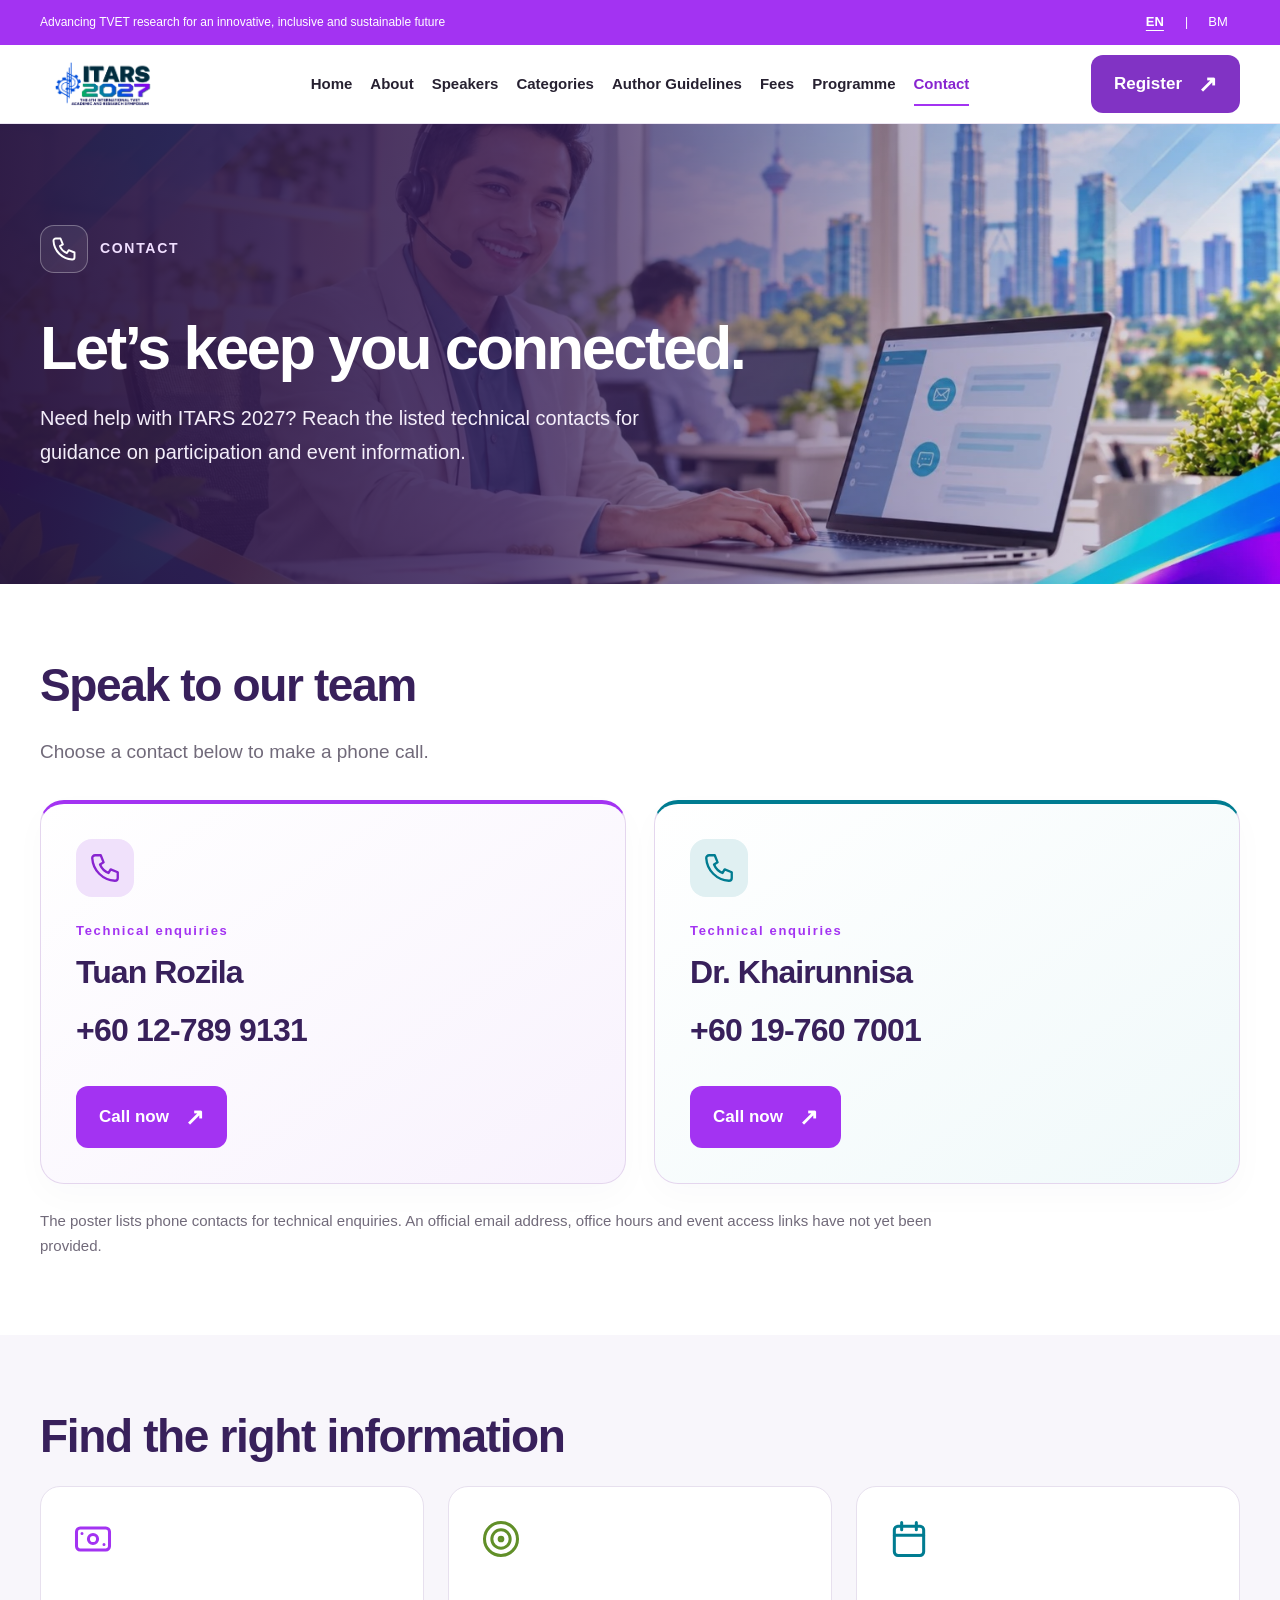
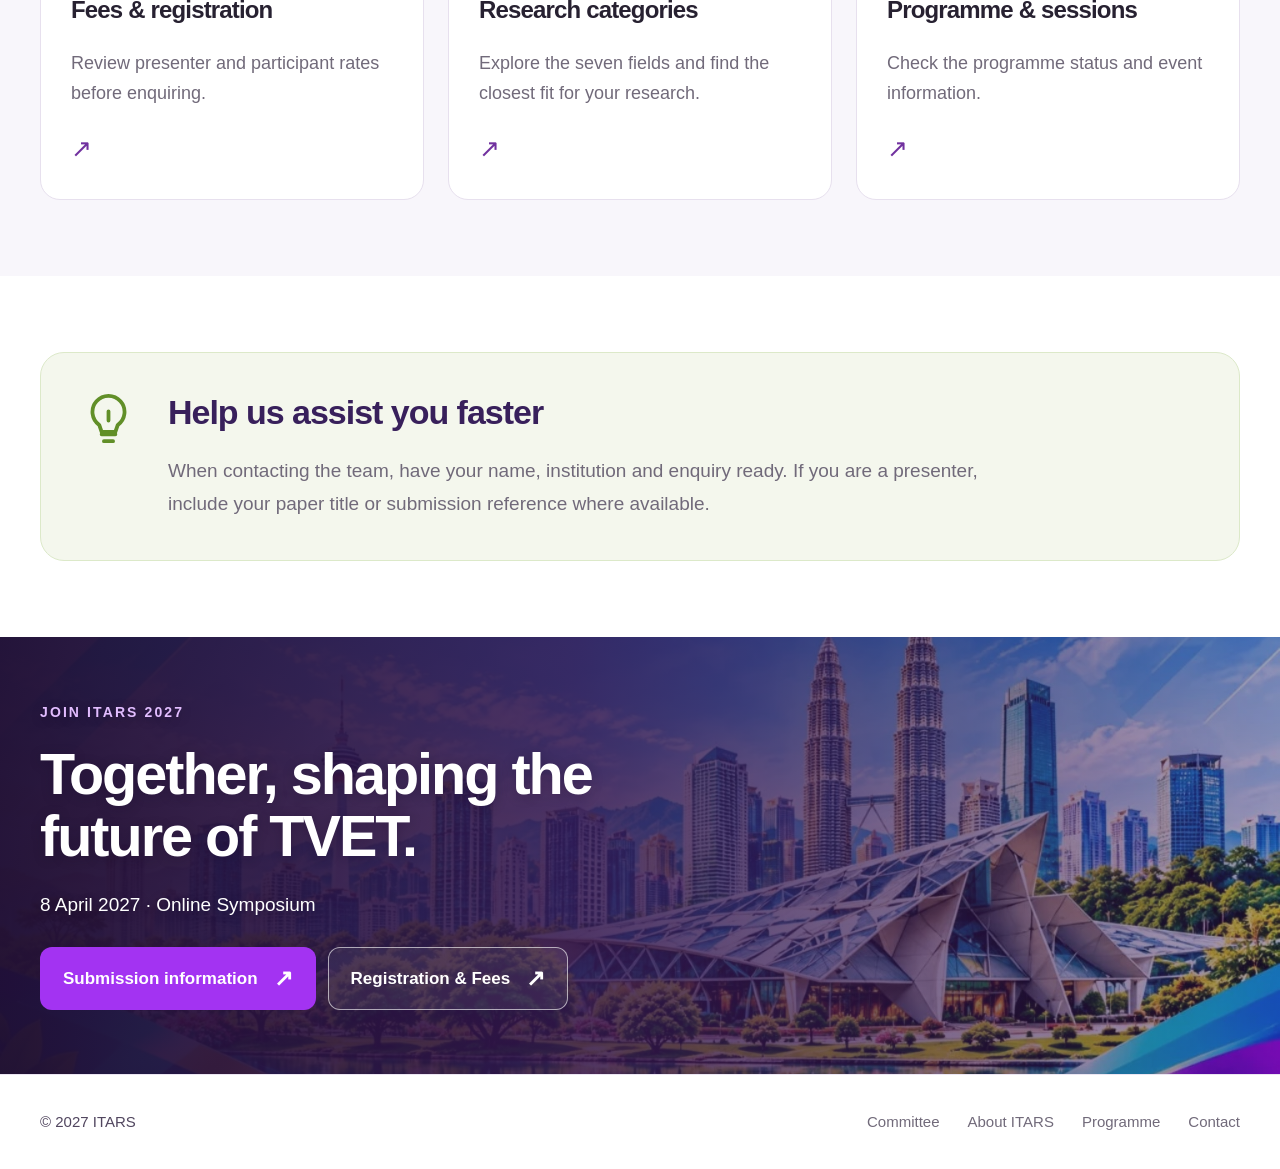
<file: contact.html>
<!doctype html>
<html lang="en">
<head>
<meta charset="utf-8">
<meta name="viewport" content="width=device-width,initial-scale=1">
<title>Contact | ITARS 2027</title>
<meta name="description" content="Contact the ITARS 2027 technical team for enquiries about participation, fees and symposium information.">
<meta name="theme-color" content="#a333f2">
<link rel="icon" href="assets/icons/online-badge.svg" type="image/svg+xml">
<link rel="stylesheet" href="assets/css/style.css?v=20261026-icons3">
<script src="assets/js/translations.js" defer></script>
<script src="assets/js/site.js?v=20261026-icons3" defer></script>
<meta property="og:title" content="Contact | ITARS 2027"><meta property="og:description" content="Contact the ITARS 2027 technical team for enquiries about participation, fees and symposium information."><meta property="og:type" content="website"></head>
<body class="inner-page contact-page">
<svg xmlns="http://www.w3.org/2000/svg" aria-hidden="true" style="position:absolute;width:0;height:0;overflow:hidden"><symbol id="calendar" viewBox="0 0 24 24"><g fill="none" stroke="currentColor" stroke-width="1.65" stroke-linecap="round" stroke-linejoin="round"><rect x="4" y="5" width="16" height="16" rx="2"/><path d="M8 3v4m8-4v4M4 10h16"/></g></symbol><symbol id="online" viewBox="0 0 24 24"><g fill="none" stroke="currentColor" stroke-width="1.65" stroke-linecap="round" stroke-linejoin="round"><rect x="3" y="4" width="18" height="13" rx="2"/><path d="M12 17v4m-5 0h10"/></g></symbol><symbol id="paper" viewBox="0 0 24 24"><g fill="none" stroke="currentColor" stroke-width="1.65" stroke-linecap="round" stroke-linejoin="round"><path d="M6 3h8l4 4v14H6zM14 3v5h4M9 12h6m-6 4h6"/></g></symbol><symbol id="idea" viewBox="0 0 24 24"><g fill="none" stroke="currentColor" stroke-width="1.65" stroke-linecap="round" stroke-linejoin="round"><path d="M9 18h6m-5 3h4M8 14a7 7 0 1 1 8 0l-1 3H9zM12 12V8"/></g></symbol><symbol id="engineering" viewBox="0 0 24 24"><g fill="none" stroke="currentColor" stroke-width="1.65" stroke-linecap="round" stroke-linejoin="round"><path d="m9 3 6 0 1 3 3 1 2 5-2 5-3 1-1 3H9l-1-3-3-1-2-5 2-5 3-1z"/><circle cx="12" cy="12" r="3"/></g></symbol><symbol id="education" viewBox="0 0 24 24"><g fill="none" stroke="currentColor" stroke-width="1.65" stroke-linecap="round" stroke-linejoin="round"><path d="m2 9 10-5 10 5-10 5zM6 11v6q6 5 12 0v-6m4-2v8"/></g></symbol><symbol id="business" viewBox="0 0 24 24"><g fill="none" stroke="currentColor" stroke-width="1.65" stroke-linecap="round" stroke-linejoin="round"><path d="M3 21h18M5 17h3v-6H5zm6 0h3V7h-3zm6 0h3V3h-3z"/></g></symbol><symbol id="environment" viewBox="0 0 24 24"><g fill="none" stroke="currentColor" stroke-width="1.65" stroke-linecap="round" stroke-linejoin="round"><path d="M5 18C1 5 13 3 21 3c0 14-6 18-13 15M5 21 16 9"/></g></symbol><symbol id="tourism" viewBox="0 0 24 24"><g fill="none" stroke="currentColor" stroke-width="1.65" stroke-linecap="round" stroke-linejoin="round"><path d="M4 21V5h16v16M2 21h20M8 8h1m6 0h1m-8 4h1m6 0h1m-6 9v-5h4v5"/></g></symbol><symbol id="social" viewBox="0 0 24 24"><g fill="none" stroke="currentColor" stroke-width="1.65" stroke-linecap="round" stroke-linejoin="round"><circle cx="12" cy="7" r="3"/><path d="M6 21v-2a6 6 0 0 1 12 0v2M5 6a3 3 0 0 0 0 6m14-6a3 3 0 0 1 0 6M2 20v-2a4 4 0 0 1 3-4m17 6v-2a4 4 0 0 0-3-4"/></g></symbol><symbol id="notice" viewBox="0 0 24 24"><g fill="none" stroke="currentColor" stroke-width="1.65" stroke-linecap="round" stroke-linejoin="round"><path d="m3 10 14-5v14L3 14zM7 15l2 6h4l-2-5m9-7 2-2m-2 10 2 2M3 10v4"/></g></symbol><symbol id="menu" viewBox="0 0 24 24"><g fill="none" stroke="currentColor" stroke-width="1.65" stroke-linecap="round" stroke-linejoin="round"><path d="M4 6h16M4 12h16M4 18h16"/></g></symbol><symbol id="mic" viewBox="0 0 24 24"><g fill="none" stroke="currentColor" stroke-width="1.65" stroke-linecap="round" stroke-linejoin="round"><rect x="9" y="3" width="6" height="11" rx="3"/><path d="M5 11a7 7 0 0 0 14 0M12 18v3m-4 0h8"/></g></symbol><symbol id="check" viewBox="0 0 24 24"><g fill="none" stroke="currentColor" stroke-width="1.65" stroke-linecap="round" stroke-linejoin="round"><rect x="4" y="4" width="16" height="16" rx="3"/><path d="m8 12 3 3 5-6"/></g></symbol><symbol id="gear" viewBox="0 0 24 24"><g fill="none" stroke="currentColor" stroke-width="1.65" stroke-linecap="round" stroke-linejoin="round"><circle cx="12" cy="12" r="3"/><path d="M12 2v3m0 14v3M2 12h3m14 0h3M4.9 4.9 7 7m10 10 2.1 2.1M4.9 19.1 7 17M17 7l2.1-2.1"/></g></symbol><symbol id="present" viewBox="0 0 24 24"><g fill="none" stroke="currentColor" stroke-width="1.65" stroke-linecap="round" stroke-linejoin="round"><rect x="3" y="4" width="18" height="12" rx="1.5"/><path d="M12 16v3m-4 2 4-2 4 2M8 12l3-3 2 2 3-3"/></g></symbol><symbol id="book" viewBox="0 0 24 24"><g fill="none" stroke="currentColor" stroke-width="1.65" stroke-linecap="round" stroke-linejoin="round"><path d="M3 5c3-1 6-1 9 1 3-2 6-2 9-1v14c-3-1-6-1-9 1-3-2-6-2-9-1zM12 6v14"/></g></symbol><symbol id="fee" viewBox="0 0 24 24"><g fill="none" stroke="currentColor" stroke-width="1.65" stroke-linecap="round" stroke-linejoin="round"><rect x="3" y="6" width="18" height="12" rx="2"/><circle cx="12" cy="12" r="2.5"/><path d="M6 9v.01M18 15v.01"/></g></symbol><symbol id="phone" viewBox="0 0 24 24"><g fill="none" stroke="currentColor" stroke-width="1.65" stroke-linecap="round" stroke-linejoin="round"><path d="M5 3h4l2 5-2.5 1.5a11 11 0 0 0 6 6L16 13l5 2v4a2 2 0 0 1-2 2A17 17 0 0 1 3 5a2 2 0 0 1 2-2"/></g></symbol><symbol id="globe" viewBox="0 0 24 24"><g fill="none" stroke="currentColor" stroke-width="1.65" stroke-linecap="round" stroke-linejoin="round"><circle cx="12" cy="12" r="9"/><path d="M3 12h18M12 3a14 14 0 0 1 0 18M12 3a14 14 0 0 0 0 18"/></g></symbol><symbol id="target" viewBox="0 0 24 24"><g fill="none" stroke="currentColor" stroke-width="1.65" stroke-linecap="round" stroke-linejoin="round"><circle cx="12" cy="12" r="9"/><circle cx="12" cy="12" r="5"/><circle cx="12" cy="12" r="1"/></g></symbol><symbol id="user" viewBox="0 0 24 24"><g fill="none" stroke="currentColor" stroke-width="1.65" stroke-linecap="round" stroke-linejoin="round"><circle cx="12" cy="8" r="4"/><path d="M4 21a8 8 0 0 1 16 0"/></g></symbol><symbol id="org" viewBox="0 0 24 24"><g fill="none" stroke="currentColor" stroke-width="1.65" stroke-linecap="round" stroke-linejoin="round"><path d="M3 21h18M4 21V10l8-6 8 6v11M9 21v-6h6v6M8 12h.01M16 12h.01"/></g></symbol></svg>
<a class="skip" href="#main"><span data-i18n="skip">Skip to content</span></a>

<!-- ============ SHARED HEADER ============ -->
<header class="site-header">
  <div class="utility"><div class="container utility-inner">
    <span><span data-i18n="utility">Advancing TVET research for an innovative, inclusive and sustainable future</span></span>
    <div class="language-switch" role="group" aria-label="Language"><button type="button" data-lang="en" aria-pressed="true">EN</button><span aria-hidden="true">|</span><button type="button" data-lang="bm" aria-pressed="false">BM</button></div>
  </div></div>
  <div class="nav-shell"><div class="container nav-inner">
    <a href="index.html" class="brand" aria-label="ITARS 2027 Home"><img src="assets/images/itars-logo.webp" alt="ITARS 2027" width="412" height="206"></a>
    <nav class="main-nav" id="main-nav" aria-label="Main navigation"><a href="index.html" data-i18n="navhome">Home</a>
      <a data-i18n="navabout" href="about.html" data-page-link>About</a>
      <a data-i18n="navspeakers" href="speakers.html" data-page-link>Speakers</a>
      <a data-i18n="navpapers" href="categories.html" data-page-link>Categories</a>
      <a data-i18n="navauthors" href="submission.html" data-page-link>Author Guidelines</a>
      <a data-i18n="navfees" href="registration.html" data-page-link>Fees</a>
      <a data-i18n="navprogramme" href="programme.html" data-page-link>Programme</a>
      <a data-i18n="navcontact" href="contact.html" data-page-link>Contact</a>
    </nav>
    <div class="nav-actions">
      <a data-i18n="register" href="https://cmt3.research.microsoft.com/ITARS2027" class="button teal nav-register" target="_blank" rel="noopener">Register</a>
      <button class="menu-toggle" type="button" aria-controls="main-nav" aria-expanded="false" aria-label="Open menu"><svg class="icon" aria-hidden="true"><use href="#menu"></use></svg><span data-i18n="menutext">Menu</span></button>
    </div>
  </div></div>
</header>

<main id="main"><section class="has-explicit-hero inner-hero contact-hero"><img class="page-hero-image" decoding="async" src="assets/images/contact-hero.webp" alt="" width="1536" height="698" fetchpriority="high" aria-hidden="true"><div class="container"><p class="eyebrow hero-section-label"><svg class="icon" aria-hidden="true" viewBox="0 0 24 24" width="46" height="46" focusable="false"><g fill="none" stroke="currentColor" stroke-width="1.65" stroke-linecap="round" stroke-linejoin="round"><path d="M5 3h4l2 5-2.5 1.5a11 11 0 0 0 6 6L16 13l5 2v4a2 2 0 0 1-2 2A17 17 0 0 1 3 5a2 2 0 0 1 2-2"/></g></svg><span data-i18n="navcontact">Contact</span></p><h1 data-i18n="contacthero">Let’s keep you connected.</h1><p data-i18n="contactlead">Need help with ITARS 2027? Reach the listed technical contacts for guidance on participation and event information.</p></div></section><section class="section"><div class="container"><div class="contact-heading"><h2 data-i18n="contacttitle">Speak to our team</h2><p data-i18n="contactintro">Choose a contact below to make a phone call.</p></div><div class="people-contact-grid"><article class="person-contact"><svg class="icon" aria-hidden="true"><use href="#phone"></use></svg><p class="eyebrow" data-i18n="technical">Technical enquiries</p><h2>Tuan Rozila</h2><a class="contact-number" href="tel:+60127899131">+60 12-789 9131</a><a class="button teal" href="tel:+60127899131" data-i18n="callnow">Call now</a></article><article class="person-contact"><svg class="icon" aria-hidden="true"><use href="#phone"></use></svg><p class="eyebrow" data-i18n="technical">Technical enquiries</p><h2>Dr. Khairunnisa</h2><a class="contact-number" href="tel:+60197607001">+60 19-760 7001</a><a class="button teal" href="tel:+60197607001" data-i18n="callnow">Call now</a></article></div><aside class="contact-disclaimer" data-i18n="contactnote">The poster lists phone contacts for technical enquiries. An official email address, office hours and event access links have not yet been provided.</aside></div></section><section class="section soft-section"><div class="container"><h2 data-i18n="contactroutes">Find the right information</h2><div class="route-grid"><a class="route-card" href="registration.html"><svg class="icon" aria-hidden="true"><use href="#fee"></use></svg><h3 data-i18n="contactfee">Fees & registration</h3><p data-i18n="contactfeecopy">Review presenter and participant rates before enquiring.</p><span aria-hidden="true">↗</span></a><a class="route-card" href="categories.html"><svg class="icon" aria-hidden="true"><use href="#target"></use></svg><h3 data-i18n="contactcat">Research categories</h3><p data-i18n="contactcatcopy">Explore the seven fields and find the closest fit for your research.</p><span aria-hidden="true">↗</span></a><a class="route-card" href="programme.html"><svg class="icon" aria-hidden="true"><use href="#calendar"></use></svg><h3 data-i18n="contactprog">Programme & sessions</h3><p data-i18n="contactprogcopy">Check the programme status and event information.</p><span aria-hidden="true">↗</span></a></div></div></section><section class="section"><div class="container help-feature"><svg class="icon" aria-hidden="true"><use href="#idea"></use></svg><div><h2 data-i18n="contactprepare">Help us assist you faster</h2><p data-i18n="contactpreparecopy">When contacting the team, have your name, institution and enquiry ready. If you are a presenter, include your paper title or submission reference where available.</p></div></div></section><section class="cta">
  <div class="container cta-inner">
    <div class="cta-copy"><p class="cta-kicker" data-i18n="ctakicker">JOIN ITARS 2027</p><h2 data-i18n="ctaheadline">Together, shaping the future of TVET.</h2><p><span data-i18n="ctadate">8 April 2027 · Online Symposium</span></p></div>
    <div class="button-row">
      <a data-i18n="ctasubmit" href="submission.html" class="button gold" data-page-link>Submit Abstract</a>
      <a data-i18n="ctareg" href="registration.html" class="button outline" data-page-link>Registration &amp; Fees</a>
    </div>
  </div>
</section></main>

<!-- ============ SHARED FOOTER ============ -->
<footer class="site-footer"><div class="container footer-inner"><small>© 2027 ITARS</small><nav aria-label="Footer navigation"><a href="committee.html" data-i18n="committee">Committee</a><a data-i18n="footabout" href="about.html" data-page-link>About ITARS</a><a data-i18n="footprogramme" href="programme.html" data-page-link>Programme</a><a data-i18n="footcontact" href="contact.html" data-page-link>Contact</a></nav></div></footer>

<dialog id="page-dialog" aria-labelledby="dialog-title"><button class="dialog-close" type="button" aria-label="Close dialog">×</button><p class="eyebrow">ITARS 2027</p><h2 data-i18n="dialogtitle" id="dialog-title">This page is being prepared</h2><p><span data-i18n="dialogcopy">This first release contains the homepage. The selected section will have its own dedicated page. For event information, view the supplied poster or call the organisers.</span></p><div class="dialog-actions"><a class="button teal" href="assets/images/itars-poster.webp"><span data-i18n="viewposter">View event poster</span></a><a href="tel:+60127899131">Tuan Rozila · +60 12-789 9131</a><a href="tel:+60197607001">Dr. Khairunnisa · +60 19-760 7001</a></div></dialog>
</body>
</html>
</file>
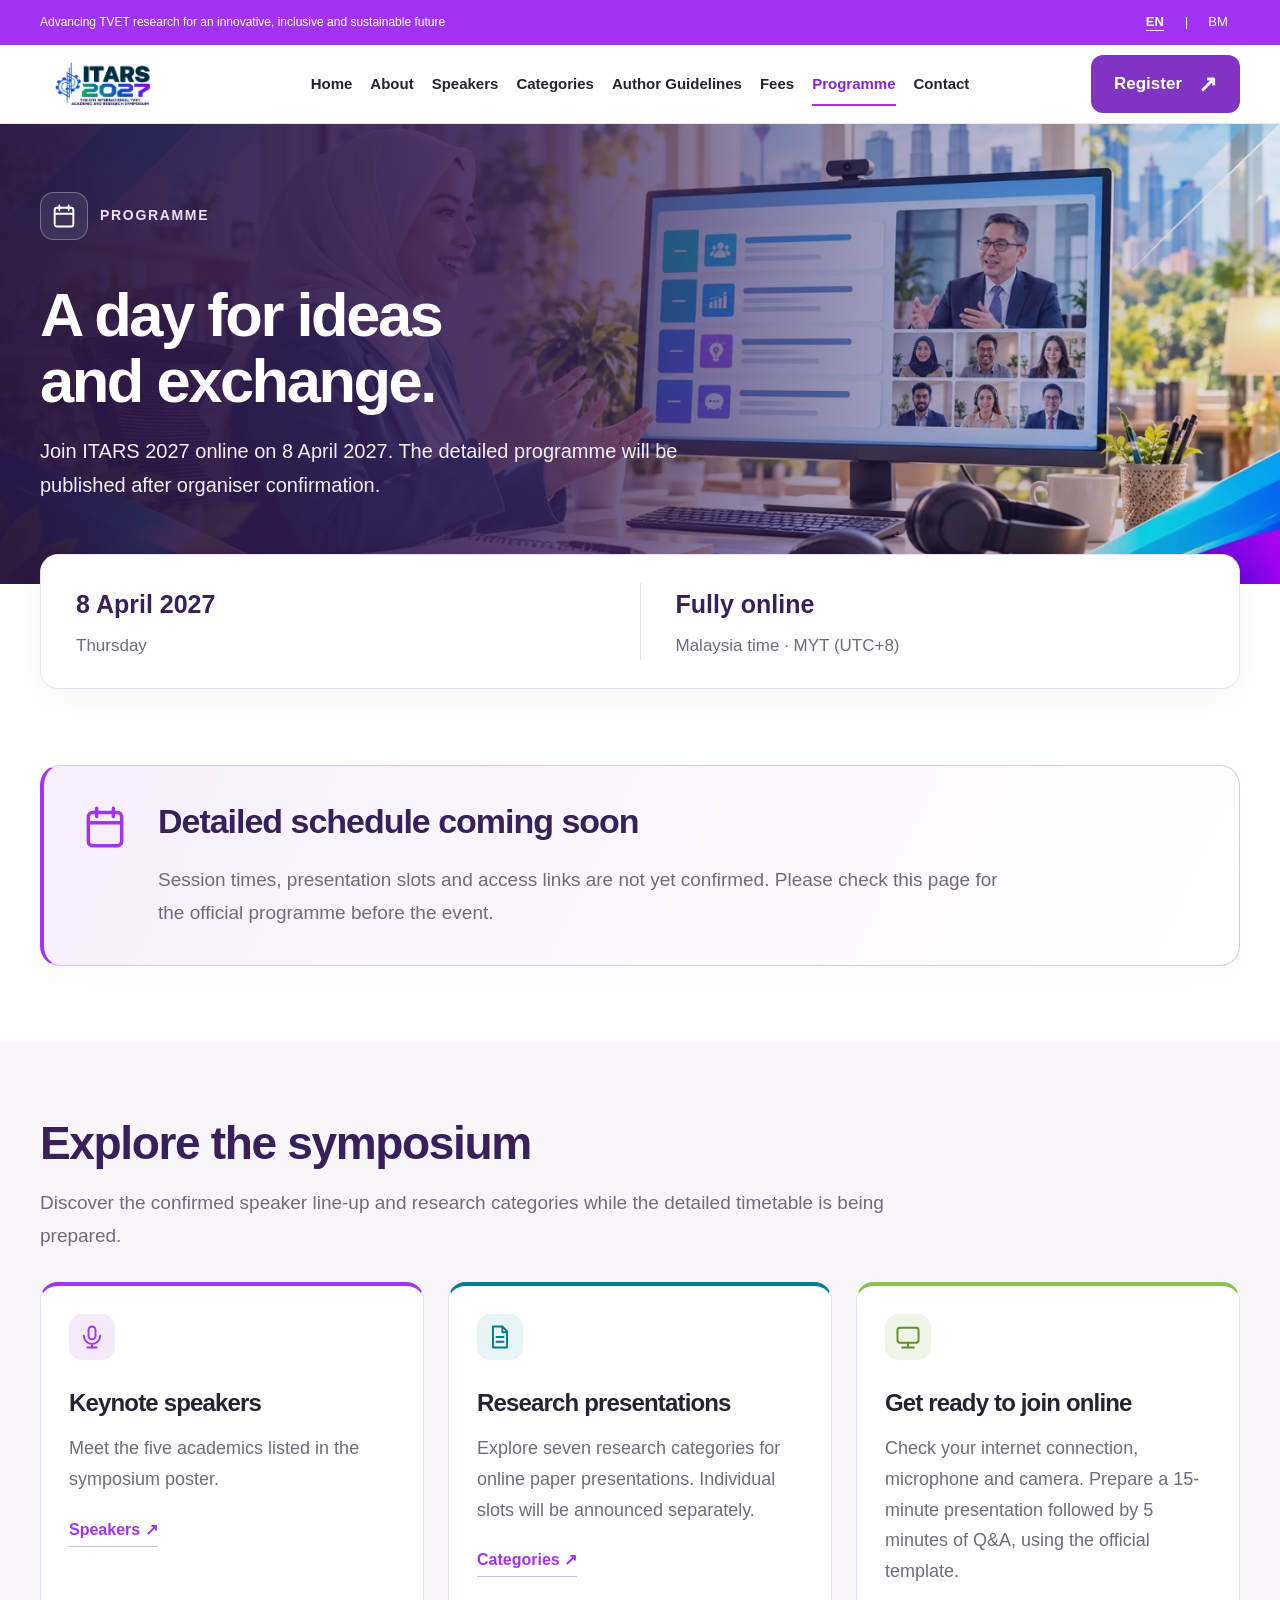
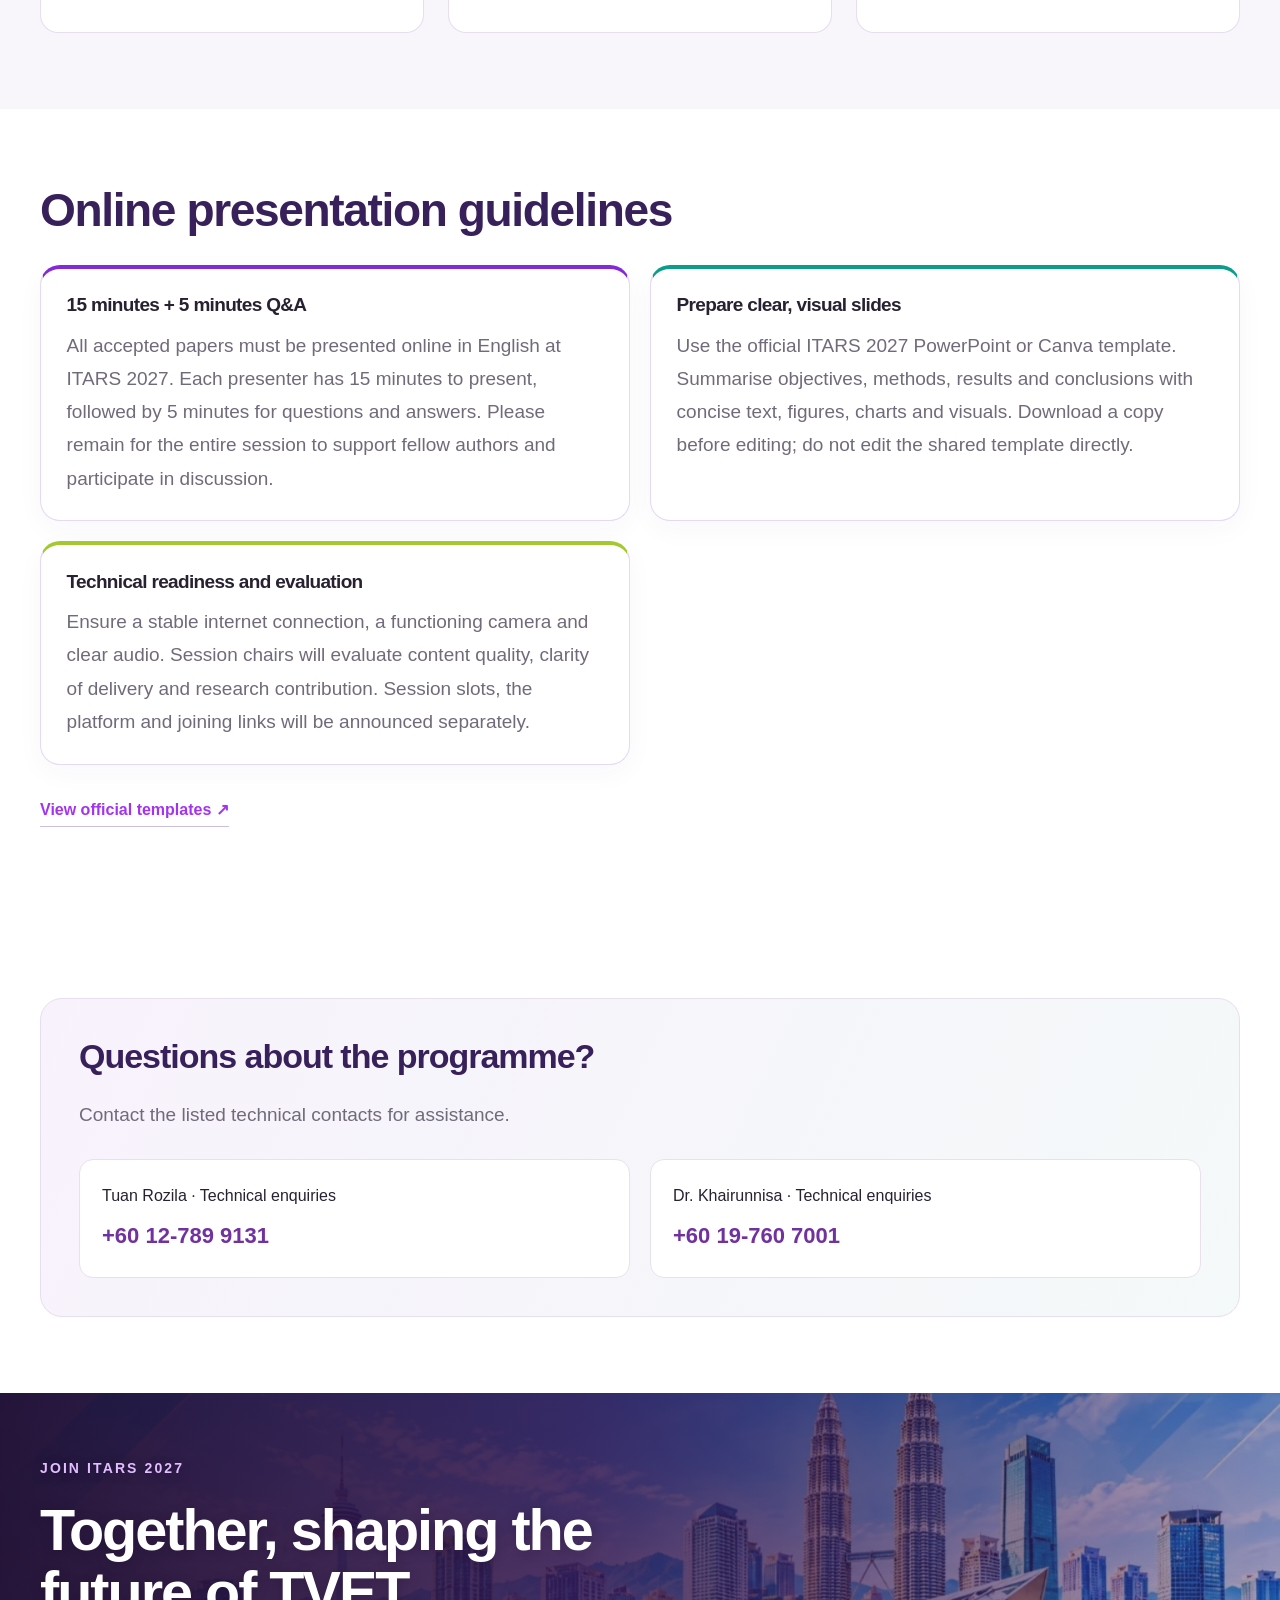
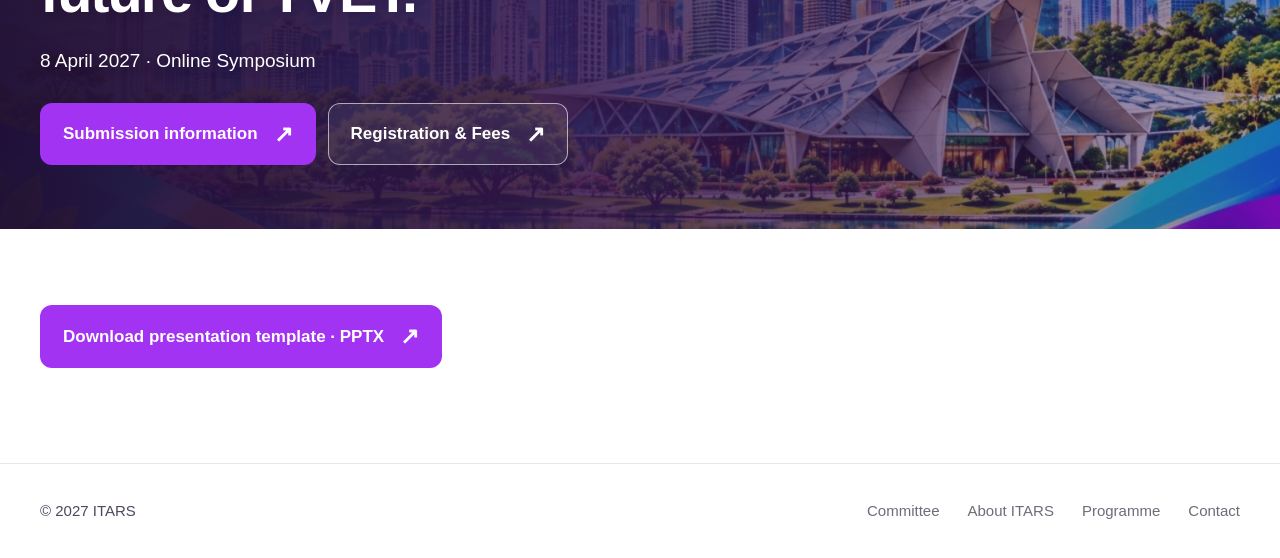
<file: programme.html>
<!doctype html>
<html lang="en">
<head>
<meta charset="utf-8">
<meta name="viewport" content="width=device-width,initial-scale=1">
<title>Programme | ITARS 2027</title>
<meta name="description" content="Check the ITARS 2027 online event date, programme status and participation information.">
<meta name="theme-color" content="#a333f2">
<link rel="icon" href="assets/icons/online-badge.svg" type="image/svg+xml">
<link rel="stylesheet" href="assets/css/style.css?v=20261026-icons3">
<script src="assets/js/translations.js" defer></script>
<script src="assets/js/site.js?v=20261026-icons3" defer></script>
<meta property="og:title" content="Programme | ITARS 2027"><meta property="og:description" content="Check the ITARS 2027 online event date, programme status and participation information."><meta property="og:type" content="website"></head>
<body class="inner-page programme-page">
<svg xmlns="http://www.w3.org/2000/svg" aria-hidden="true" style="position:absolute;width:0;height:0;overflow:hidden"><symbol id="calendar" viewBox="0 0 24 24"><g fill="none" stroke="currentColor" stroke-width="1.65" stroke-linecap="round" stroke-linejoin="round"><rect x="4" y="5" width="16" height="16" rx="2"/><path d="M8 3v4m8-4v4M4 10h16"/></g></symbol><symbol id="online" viewBox="0 0 24 24"><g fill="none" stroke="currentColor" stroke-width="1.65" stroke-linecap="round" stroke-linejoin="round"><rect x="3" y="4" width="18" height="13" rx="2"/><path d="M12 17v4m-5 0h10"/></g></symbol><symbol id="paper" viewBox="0 0 24 24"><g fill="none" stroke="currentColor" stroke-width="1.65" stroke-linecap="round" stroke-linejoin="round"><path d="M6 3h8l4 4v14H6zM14 3v5h4M9 12h6m-6 4h6"/></g></symbol><symbol id="idea" viewBox="0 0 24 24"><g fill="none" stroke="currentColor" stroke-width="1.65" stroke-linecap="round" stroke-linejoin="round"><path d="M9 18h6m-5 3h4M8 14a7 7 0 1 1 8 0l-1 3H9zM12 12V8"/></g></symbol><symbol id="engineering" viewBox="0 0 24 24"><g fill="none" stroke="currentColor" stroke-width="1.65" stroke-linecap="round" stroke-linejoin="round"><path d="m9 3 6 0 1 3 3 1 2 5-2 5-3 1-1 3H9l-1-3-3-1-2-5 2-5 3-1z"/><circle cx="12" cy="12" r="3"/></g></symbol><symbol id="education" viewBox="0 0 24 24"><g fill="none" stroke="currentColor" stroke-width="1.65" stroke-linecap="round" stroke-linejoin="round"><path d="m2 9 10-5 10 5-10 5zM6 11v6q6 5 12 0v-6m4-2v8"/></g></symbol><symbol id="business" viewBox="0 0 24 24"><g fill="none" stroke="currentColor" stroke-width="1.65" stroke-linecap="round" stroke-linejoin="round"><path d="M3 21h18M5 17h3v-6H5zm6 0h3V7h-3zm6 0h3V3h-3z"/></g></symbol><symbol id="environment" viewBox="0 0 24 24"><g fill="none" stroke="currentColor" stroke-width="1.65" stroke-linecap="round" stroke-linejoin="round"><path d="M5 18C1 5 13 3 21 3c0 14-6 18-13 15M5 21 16 9"/></g></symbol><symbol id="tourism" viewBox="0 0 24 24"><g fill="none" stroke="currentColor" stroke-width="1.65" stroke-linecap="round" stroke-linejoin="round"><path d="M4 21V5h16v16M2 21h20M8 8h1m6 0h1m-8 4h1m6 0h1m-6 9v-5h4v5"/></g></symbol><symbol id="social" viewBox="0 0 24 24"><g fill="none" stroke="currentColor" stroke-width="1.65" stroke-linecap="round" stroke-linejoin="round"><circle cx="12" cy="7" r="3"/><path d="M6 21v-2a6 6 0 0 1 12 0v2M5 6a3 3 0 0 0 0 6m14-6a3 3 0 0 1 0 6M2 20v-2a4 4 0 0 1 3-4m17 6v-2a4 4 0 0 0-3-4"/></g></symbol><symbol id="notice" viewBox="0 0 24 24"><g fill="none" stroke="currentColor" stroke-width="1.65" stroke-linecap="round" stroke-linejoin="round"><path d="m3 10 14-5v14L3 14zM7 15l2 6h4l-2-5m9-7 2-2m-2 10 2 2M3 10v4"/></g></symbol><symbol id="menu" viewBox="0 0 24 24"><g fill="none" stroke="currentColor" stroke-width="1.65" stroke-linecap="round" stroke-linejoin="round"><path d="M4 6h16M4 12h16M4 18h16"/></g></symbol><symbol id="mic" viewBox="0 0 24 24"><g fill="none" stroke="currentColor" stroke-width="1.65" stroke-linecap="round" stroke-linejoin="round"><rect x="9" y="3" width="6" height="11" rx="3"/><path d="M5 11a7 7 0 0 0 14 0M12 18v3m-4 0h8"/></g></symbol><symbol id="check" viewBox="0 0 24 24"><g fill="none" stroke="currentColor" stroke-width="1.65" stroke-linecap="round" stroke-linejoin="round"><rect x="4" y="4" width="16" height="16" rx="3"/><path d="m8 12 3 3 5-6"/></g></symbol><symbol id="gear" viewBox="0 0 24 24"><g fill="none" stroke="currentColor" stroke-width="1.65" stroke-linecap="round" stroke-linejoin="round"><circle cx="12" cy="12" r="3"/><path d="M12 2v3m0 14v3M2 12h3m14 0h3M4.9 4.9 7 7m10 10 2.1 2.1M4.9 19.1 7 17M17 7l2.1-2.1"/></g></symbol><symbol id="present" viewBox="0 0 24 24"><g fill="none" stroke="currentColor" stroke-width="1.65" stroke-linecap="round" stroke-linejoin="round"><rect x="3" y="4" width="18" height="12" rx="1.5"/><path d="M12 16v3m-4 2 4-2 4 2M8 12l3-3 2 2 3-3"/></g></symbol><symbol id="book" viewBox="0 0 24 24"><g fill="none" stroke="currentColor" stroke-width="1.65" stroke-linecap="round" stroke-linejoin="round"><path d="M3 5c3-1 6-1 9 1 3-2 6-2 9-1v14c-3-1-6-1-9 1-3-2-6-2-9-1zM12 6v14"/></g></symbol><symbol id="fee" viewBox="0 0 24 24"><g fill="none" stroke="currentColor" stroke-width="1.65" stroke-linecap="round" stroke-linejoin="round"><rect x="3" y="6" width="18" height="12" rx="2"/><circle cx="12" cy="12" r="2.5"/><path d="M6 9v.01M18 15v.01"/></g></symbol><symbol id="phone" viewBox="0 0 24 24"><g fill="none" stroke="currentColor" stroke-width="1.65" stroke-linecap="round" stroke-linejoin="round"><path d="M5 3h4l2 5-2.5 1.5a11 11 0 0 0 6 6L16 13l5 2v4a2 2 0 0 1-2 2A17 17 0 0 1 3 5a2 2 0 0 1 2-2"/></g></symbol><symbol id="globe" viewBox="0 0 24 24"><g fill="none" stroke="currentColor" stroke-width="1.65" stroke-linecap="round" stroke-linejoin="round"><circle cx="12" cy="12" r="9"/><path d="M3 12h18M12 3a14 14 0 0 1 0 18M12 3a14 14 0 0 0 0 18"/></g></symbol><symbol id="target" viewBox="0 0 24 24"><g fill="none" stroke="currentColor" stroke-width="1.65" stroke-linecap="round" stroke-linejoin="round"><circle cx="12" cy="12" r="9"/><circle cx="12" cy="12" r="5"/><circle cx="12" cy="12" r="1"/></g></symbol><symbol id="user" viewBox="0 0 24 24"><g fill="none" stroke="currentColor" stroke-width="1.65" stroke-linecap="round" stroke-linejoin="round"><circle cx="12" cy="8" r="4"/><path d="M4 21a8 8 0 0 1 16 0"/></g></symbol><symbol id="org" viewBox="0 0 24 24"><g fill="none" stroke="currentColor" stroke-width="1.65" stroke-linecap="round" stroke-linejoin="round"><path d="M3 21h18M4 21V10l8-6 8 6v11M9 21v-6h6v6M8 12h.01M16 12h.01"/></g></symbol></svg>
<a class="skip" href="#main"><span data-i18n="skip">Skip to content</span></a>

<!-- ============ SHARED HEADER ============ -->
<header class="site-header">
  <div class="utility"><div class="container utility-inner">
    <span><span data-i18n="utility">Advancing TVET research for an innovative, inclusive and sustainable future</span></span>
    <div class="language-switch" role="group" aria-label="Language"><button type="button" data-lang="en" aria-pressed="true">EN</button><span aria-hidden="true">|</span><button type="button" data-lang="bm" aria-pressed="false">BM</button></div>
  </div></div>
  <div class="nav-shell"><div class="container nav-inner">
    <a href="index.html" class="brand" aria-label="ITARS 2027 Home"><img src="assets/images/itars-logo.webp" alt="ITARS 2027" width="412" height="206"></a>
    <nav class="main-nav" id="main-nav" aria-label="Main navigation"><a href="index.html" data-i18n="navhome">Home</a>
      <a data-i18n="navabout" href="about.html" data-page-link>About</a>
      <a data-i18n="navspeakers" href="speakers.html" data-page-link>Speakers</a>
      <a data-i18n="navpapers" href="categories.html" data-page-link>Categories</a>
      <a data-i18n="navauthors" href="submission.html" data-page-link>Author Guidelines</a>
      <a data-i18n="navfees" href="registration.html" data-page-link>Fees</a>
      <a data-i18n="navprogramme" href="programme.html" data-page-link>Programme</a>
      <a data-i18n="navcontact" href="contact.html" data-page-link>Contact</a>
    </nav>
    <div class="nav-actions">
      <a data-i18n="register" href="https://cmt3.research.microsoft.com/ITARS2027" class="button teal nav-register" target="_blank" rel="noopener">Register</a>
      <button class="menu-toggle" type="button" aria-controls="main-nav" aria-expanded="false" aria-label="Open menu"><svg class="icon" aria-hidden="true"><use href="#menu"></use></svg><span data-i18n="menutext">Menu</span></button>
    </div>
  </div></div>
</header>

<main id="main"><section class="has-explicit-hero inner-hero programme-hero"><img class="page-hero-image" decoding="async" src="assets/images/programme-hero.webp" alt="" width="1536" height="698" fetchpriority="high" aria-hidden="true"><div class="container"><p class="eyebrow hero-section-label"><svg class="icon" aria-hidden="true" viewBox="0 0 24 24" width="46" height="46" focusable="false"><g fill="none" stroke="currentColor" stroke-width="1.65" stroke-linecap="round" stroke-linejoin="round"><rect x="4" y="5" width="16" height="16" rx="2"/><path d="M8 3v4m8-4v4M4 10h16"/></g></svg><span data-i18n="navprogramme">Programme</span></p><h1 data-i18n="proghero">A day for ideas and exchange.</h1><p data-i18n="proglead">Join ITARS 2027 online on 8 April 2027. The detailed programme will be published after organiser confirmation.</p></div></section><section class="programme-summary container"><div><strong data-i18n="progdate">8 April 2027</strong><span data-i18n="progday">Thursday</span></div><div><strong data-i18n="progonline">Fully online</strong><span data-i18n="progtimezone">Malaysia time · MYT (UTC+8)</span></div></section><section class="section"><div class="container"><div class="schedule-notice"><svg class="icon" aria-hidden="true"><use href="#calendar"></use></svg><div><h2 data-i18n="progstatus">Detailed schedule coming soon</h2><p data-i18n="progstatuscopy">Session times, presentation slots and access links are not yet confirmed. Please check this page for the official programme before the event.</p></div></div></div></section><section class="section soft-section"><div class="container"><h2 data-i18n="progexpect">Explore the symposium</h2><p class="section-intro" data-i18n="progexpectcopy">Discover the confirmed speaker line-up and research categories while the detailed timetable is being prepared.</p><div class="programme-cards"><article><svg class="icon" aria-hidden="true"><use href="#mic"></use></svg><h3 data-i18n="progkeynote">Keynote speakers</h3><p data-i18n="progkeynotecopy">Meet the five academics listed in the symposium poster.</p><a class="text-link" href="speakers.html" data-i18n="navspeakers">Speakers</a></article><article><svg class="icon" aria-hidden="true"><use href="#paper"></use></svg><h3 data-i18n="progpresent">Research presentations</h3><p data-i18n="progpresentcopy">Explore seven research categories for online paper presentations. Individual slots will be announced separately.</p><a class="text-link" href="categories.html" data-i18n="navpapers">Categories</a></article><article><svg class="icon" aria-hidden="true"><use href="#online"></use></svg><h3 data-i18n="progprepare">Get ready to join online</h3><p data-i18n="progpreparecopy">Check your internet connection, microphone and camera. Prepare a 15-minute presentation followed by 5 minutes of Q&A, using the official template.</p></article></div></div></section><section class="section" id="presentation-guidelines"><div class="container"><h2><span data-i18n="presentationguide">Online presentation guidelines</span></h2><div class="author-grid"><article class="author-card"><h3><span data-i18n="presentationtime">15 minutes + 5 minutes Q&A</span></h3><p><span data-i18n="presentationtimecopy">All accepted papers must be presented online in English at ITARS 2027. Each presenter has 15 minutes to present, followed by 5 minutes for questions and answers. Please remain for the entire session to support fellow authors and participate in discussion.</span></p></article><article class="author-card"><h3><span data-i18n="presentationslides">Prepare clear, visual slides</span></h3><p><span data-i18n="presentationslidescopy">Use the official ITARS 2027 PowerPoint template. Summarise objectives, methods, results and conclusions with concise text, figures, charts and visuals. Download a copy before editing; do not edit the shared template directly.</span></p></article><article class="author-card"><h3><span data-i18n="presentationtech">Technical readiness and evaluation</span></h3><p><span data-i18n="presentationtechcopy">Ensure a stable internet connection, a functioning camera and clear audio. Session chairs will evaluate content quality, clarity of delivery and research contribution. Session slots, the platform and joining links will be announced separately.</span></p></article></div><p><a class="text-link" href="submission.html#templates"><span data-i18n="presentationtemplates">View official templates</span></a></p></div></section><section class="section"><div class="container enquiry-panel"><h2 data-i18n="progquestions">Questions about the programme?</h2><p data-i18n="progquestionscopy">Contact the listed technical contacts for assistance.</p><div class="contact-links"><a href="tel:+60127899131"><span data-i18n="contactrozila">Tuan Rozila · Technical enquiries</span><strong>+60 12-789 9131</strong></a><a href="tel:+60197607001"><span data-i18n="contactkhair">Dr. Khairunnisa · Technical enquiries</span><strong>+60 19-760 7001</strong></a></div></div></section><section class="cta">
  <div class="container cta-inner">
    <div class="cta-copy"><p class="cta-kicker" data-i18n="ctakicker">JOIN ITARS 2027</p><h2 data-i18n="ctaheadline">Together, shaping the future of TVET.</h2><p><span data-i18n="ctadate">8 April 2027 · Online Symposium</span></p></div>
    <div class="button-row">
      <a data-i18n="ctasubmit" href="submission.html" class="button gold" data-page-link>Submit Abstract</a>
      <a data-i18n="ctareg" href="registration.html" class="button outline" data-page-link>Registration &amp; Fees</a>
    </div>
  </div>
</section><section class="section"><div class="container"><p><a class="button teal" download href="assets/downloads/ITARS_2027_Presentation_Template.pptx"><span data-i18n="ppttemplate">Download presentation template · PPTX</span></a></p></div></section></main>

<!-- ============ SHARED FOOTER ============ -->
<footer class="site-footer"><div class="container footer-inner"><small>© 2027 ITARS</small><nav aria-label="Footer navigation"><a href="committee.html" data-i18n="committee">Committee</a><a data-i18n="footabout" href="about.html" data-page-link>About ITARS</a><a data-i18n="footprogramme" href="programme.html" data-page-link>Programme</a><a data-i18n="footcontact" href="contact.html" data-page-link>Contact</a></nav></div></footer>

<dialog id="page-dialog" aria-labelledby="dialog-title"><button class="dialog-close" type="button" aria-label="Close dialog">×</button><p class="eyebrow">ITARS 2027</p><h2 data-i18n="dialogtitle" id="dialog-title">This page is being prepared</h2><p><span data-i18n="dialogcopy">The requested resource is awaiting organiser confirmation. Please contact the team for assistance.</span></p><div class="dialog-actions"><a class="button teal" href="assets/images/itars-poster.webp"><span data-i18n="viewposter">View event poster</span></a><a href="tel:+60127899131">Tuan Rozila · +60 12-789 9131</a><a href="tel:+60197607001">Dr. Khairunnisa · +60 19-760 7001</a></div></dialog>
</body>
</html>
</file>
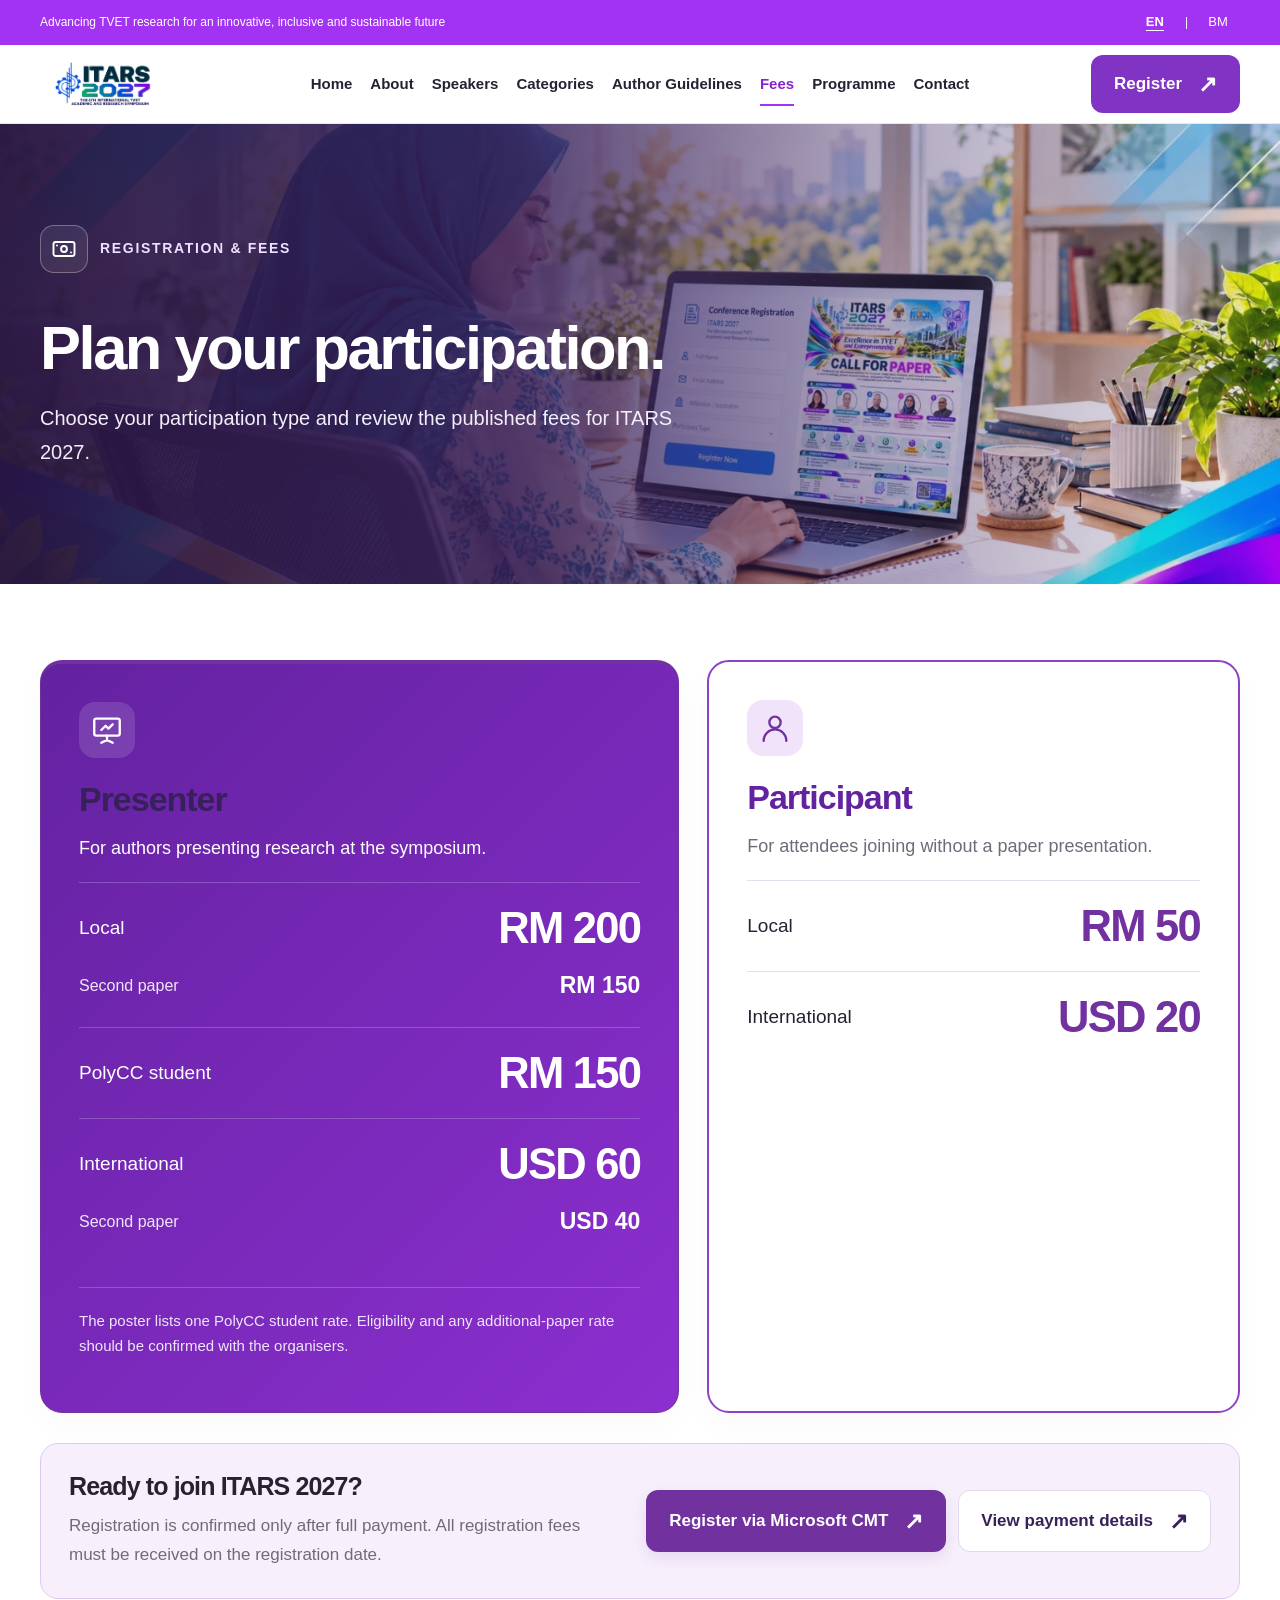
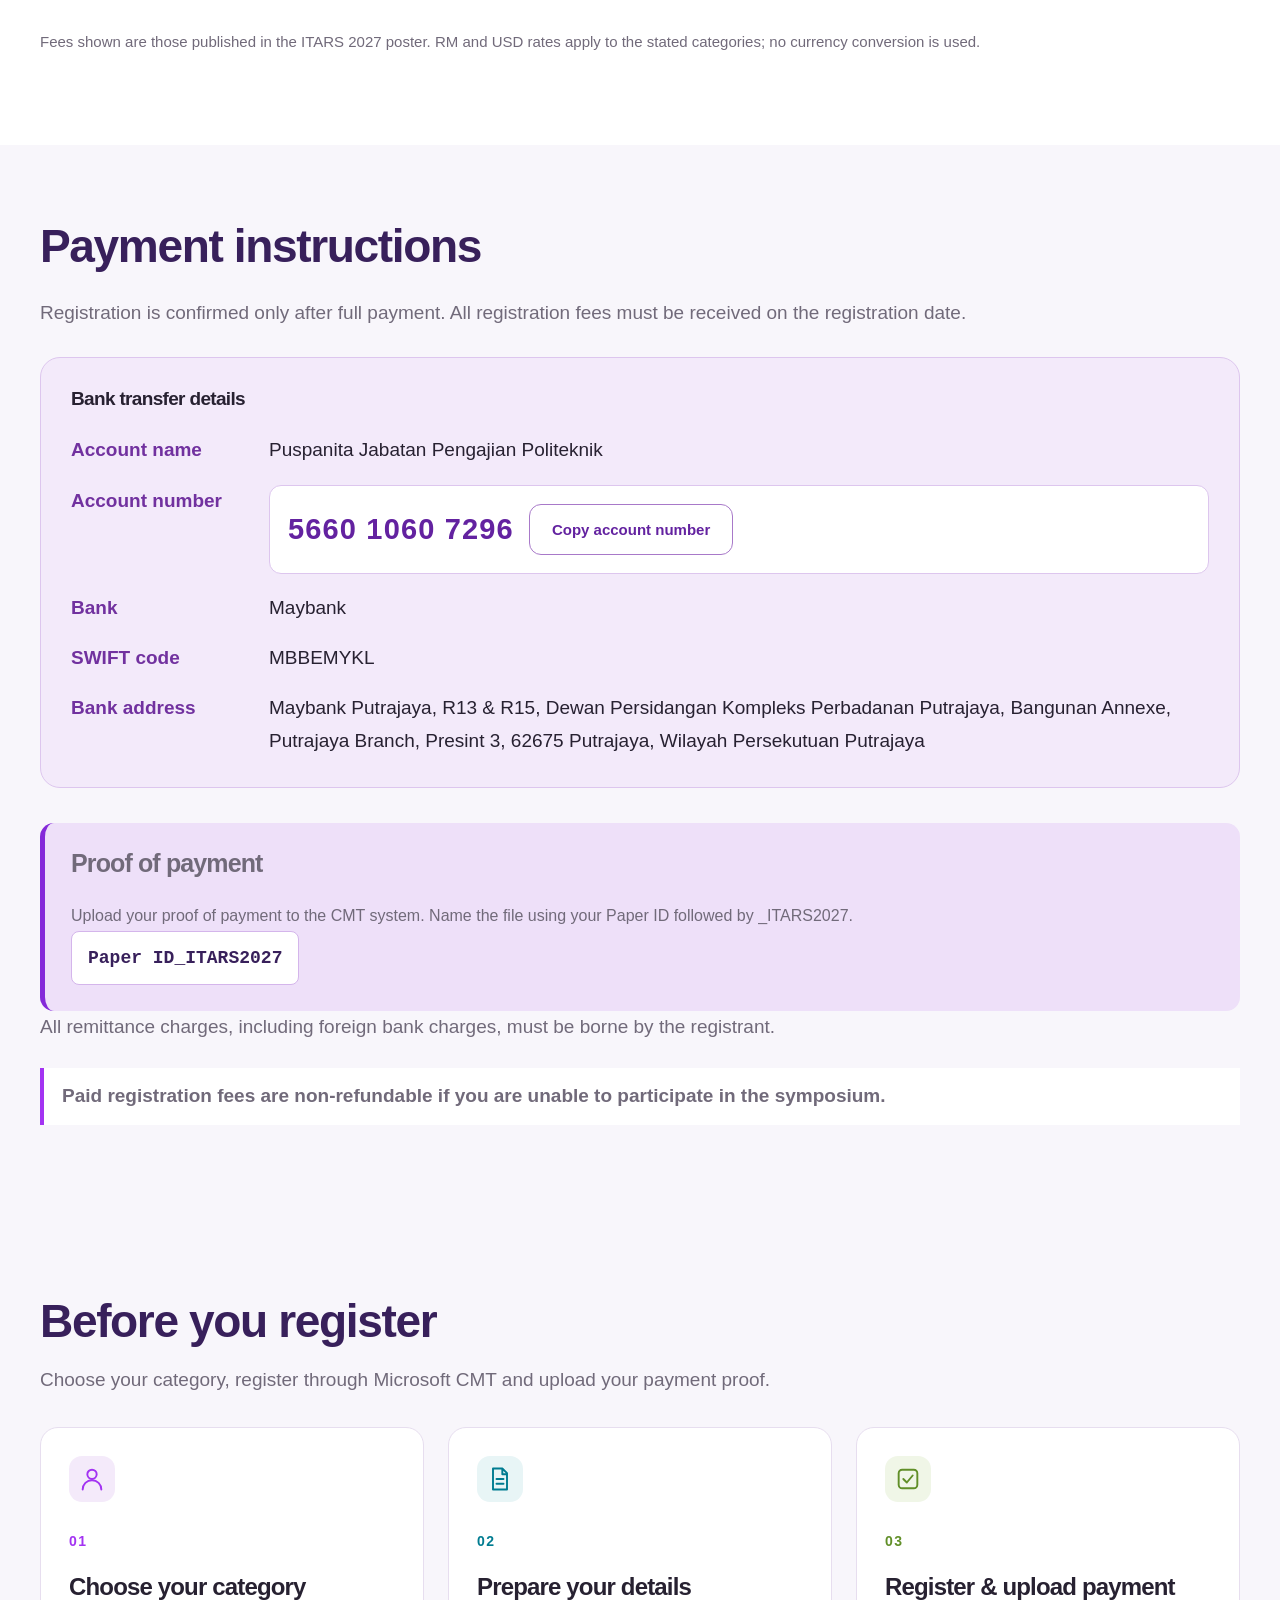
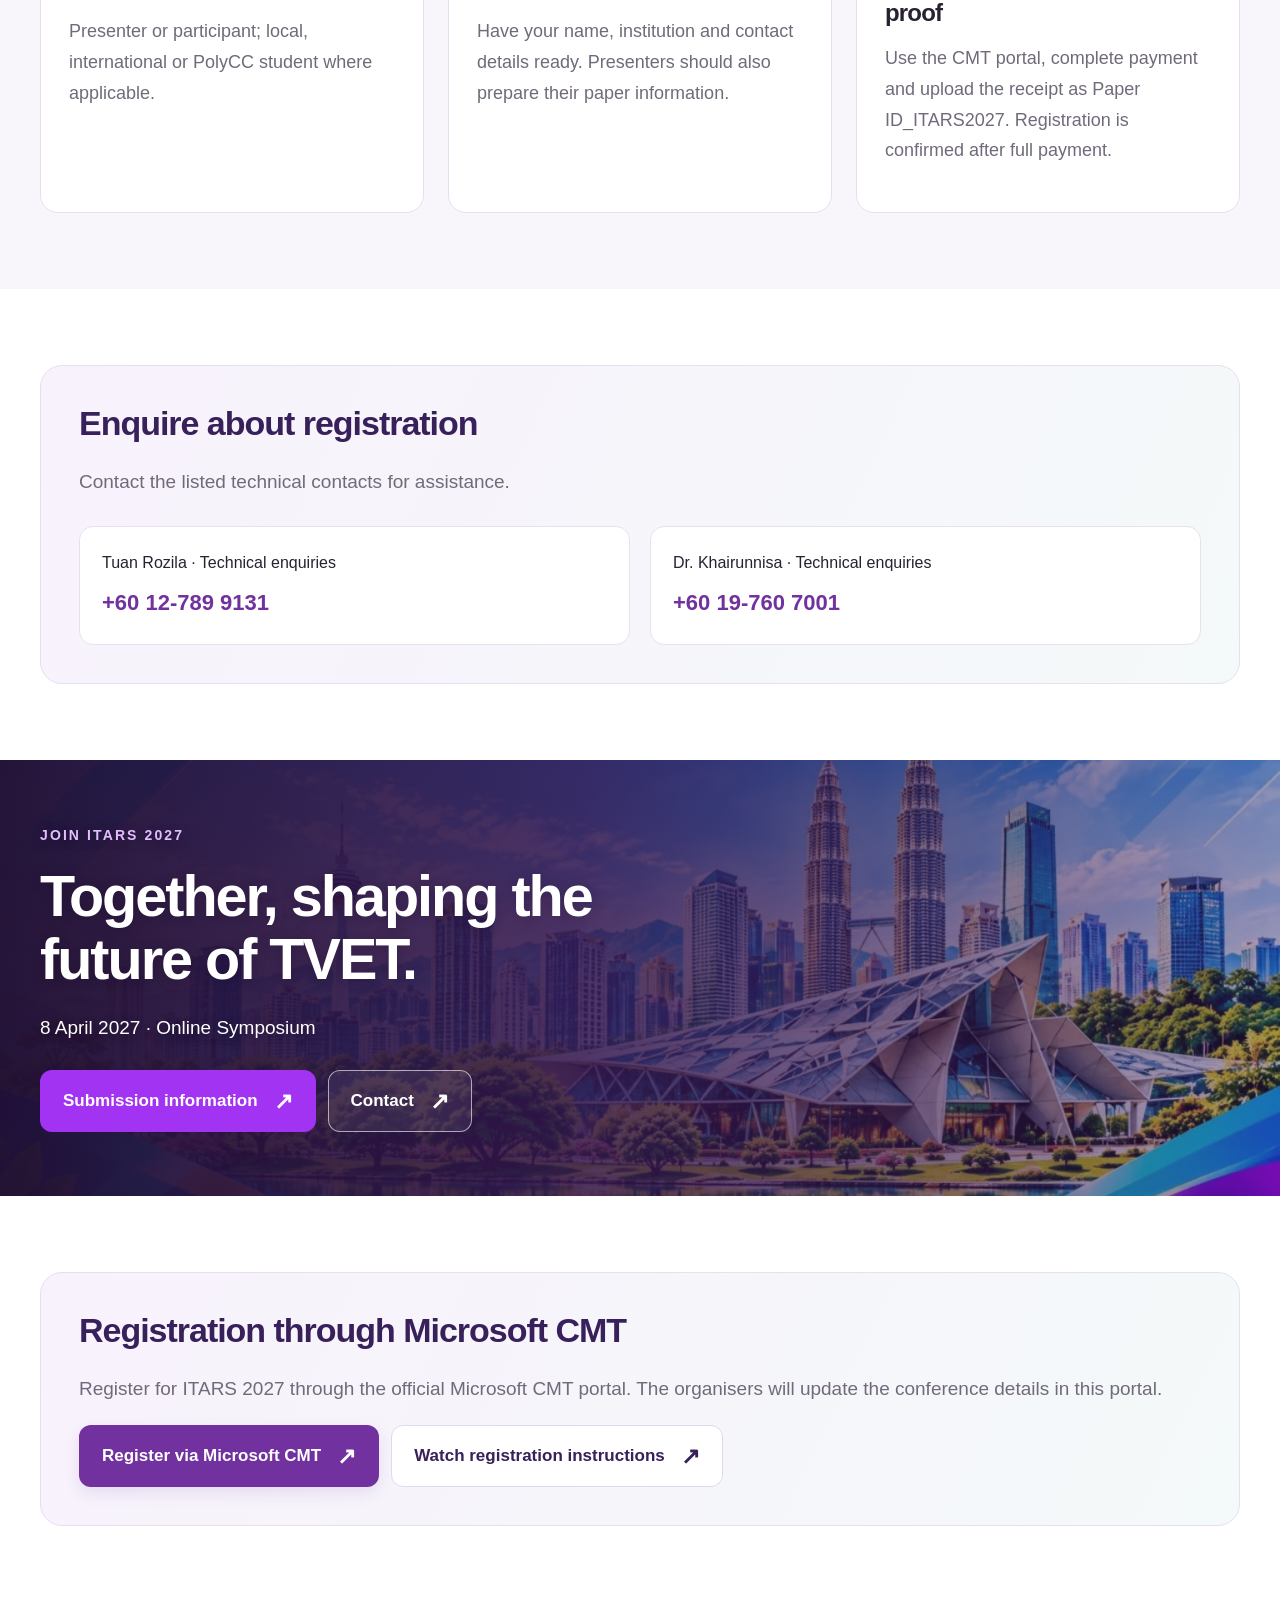
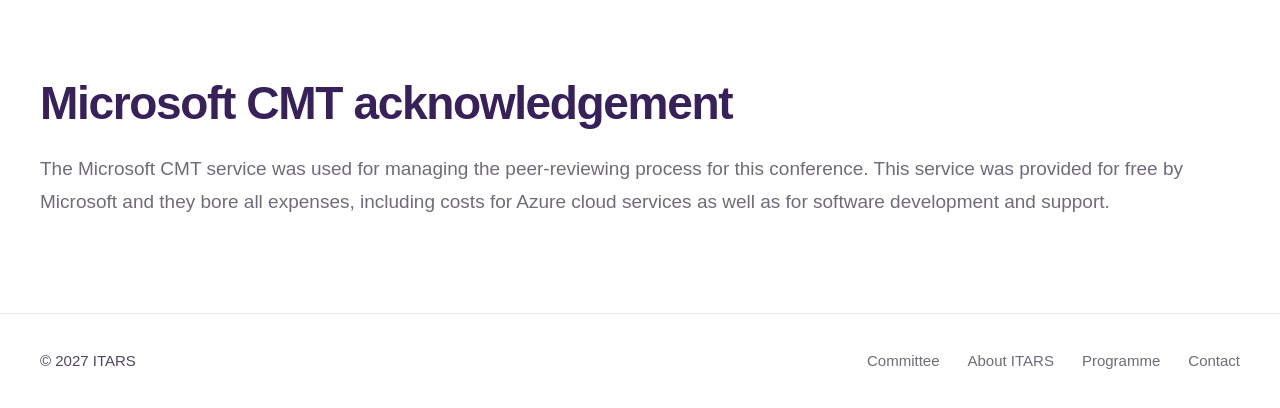
<file: registration.html>
<!doctype html>
<html lang="en">
<head>
<meta charset="utf-8">
<meta name="viewport" content="width=device-width,initial-scale=1">
<title>Registration & Fees | ITARS 2027</title>
<meta name="description" content="Review ITARS 2027 presenter, participant and PolyCC student fees, with registration status and organiser contacts.">
<meta name="theme-color" content="#a333f2">
<link rel="icon" href="assets/icons/online-badge.svg" type="image/svg+xml">
<link rel="stylesheet" href="assets/css/style.css?v=20261026-icons3">
<script src="assets/js/translations.js" defer></script>
<script src="assets/js/site.js?v=20261026-icons3" defer></script>
<meta property="og:title" content="Registration & Fees | ITARS 2027"><meta property="og:description" content="Review ITARS 2027 presenter, participant and PolyCC student fees, with registration status and organiser contacts."><meta property="og:type" content="website"></head>
<body class="inner-page fees-page">
<svg xmlns="http://www.w3.org/2000/svg" aria-hidden="true" style="position:absolute;width:0;height:0;overflow:hidden"><symbol id="calendar" viewBox="0 0 24 24"><g fill="none" stroke="currentColor" stroke-width="1.65" stroke-linecap="round" stroke-linejoin="round"><rect x="4" y="5" width="16" height="16" rx="2"/><path d="M8 3v4m8-4v4M4 10h16"/></g></symbol><symbol id="online" viewBox="0 0 24 24"><g fill="none" stroke="currentColor" stroke-width="1.65" stroke-linecap="round" stroke-linejoin="round"><rect x="3" y="4" width="18" height="13" rx="2"/><path d="M12 17v4m-5 0h10"/></g></symbol><symbol id="paper" viewBox="0 0 24 24"><g fill="none" stroke="currentColor" stroke-width="1.65" stroke-linecap="round" stroke-linejoin="round"><path d="M6 3h8l4 4v14H6zM14 3v5h4M9 12h6m-6 4h6"/></g></symbol><symbol id="idea" viewBox="0 0 24 24"><g fill="none" stroke="currentColor" stroke-width="1.65" stroke-linecap="round" stroke-linejoin="round"><path d="M9 18h6m-5 3h4M8 14a7 7 0 1 1 8 0l-1 3H9zM12 12V8"/></g></symbol><symbol id="engineering" viewBox="0 0 24 24"><g fill="none" stroke="currentColor" stroke-width="1.65" stroke-linecap="round" stroke-linejoin="round"><path d="m9 3 6 0 1 3 3 1 2 5-2 5-3 1-1 3H9l-1-3-3-1-2-5 2-5 3-1z"/><circle cx="12" cy="12" r="3"/></g></symbol><symbol id="education" viewBox="0 0 24 24"><g fill="none" stroke="currentColor" stroke-width="1.65" stroke-linecap="round" stroke-linejoin="round"><path d="m2 9 10-5 10 5-10 5zM6 11v6q6 5 12 0v-6m4-2v8"/></g></symbol><symbol id="business" viewBox="0 0 24 24"><g fill="none" stroke="currentColor" stroke-width="1.65" stroke-linecap="round" stroke-linejoin="round"><path d="M3 21h18M5 17h3v-6H5zm6 0h3V7h-3zm6 0h3V3h-3z"/></g></symbol><symbol id="environment" viewBox="0 0 24 24"><g fill="none" stroke="currentColor" stroke-width="1.65" stroke-linecap="round" stroke-linejoin="round"><path d="M5 18C1 5 13 3 21 3c0 14-6 18-13 15M5 21 16 9"/></g></symbol><symbol id="tourism" viewBox="0 0 24 24"><g fill="none" stroke="currentColor" stroke-width="1.65" stroke-linecap="round" stroke-linejoin="round"><path d="M4 21V5h16v16M2 21h20M8 8h1m6 0h1m-8 4h1m6 0h1m-6 9v-5h4v5"/></g></symbol><symbol id="social" viewBox="0 0 24 24"><g fill="none" stroke="currentColor" stroke-width="1.65" stroke-linecap="round" stroke-linejoin="round"><circle cx="12" cy="7" r="3"/><path d="M6 21v-2a6 6 0 0 1 12 0v2M5 6a3 3 0 0 0 0 6m14-6a3 3 0 0 1 0 6M2 20v-2a4 4 0 0 1 3-4m17 6v-2a4 4 0 0 0-3-4"/></g></symbol><symbol id="notice" viewBox="0 0 24 24"><g fill="none" stroke="currentColor" stroke-width="1.65" stroke-linecap="round" stroke-linejoin="round"><path d="m3 10 14-5v14L3 14zM7 15l2 6h4l-2-5m9-7 2-2m-2 10 2 2M3 10v4"/></g></symbol><symbol id="menu" viewBox="0 0 24 24"><g fill="none" stroke="currentColor" stroke-width="1.65" stroke-linecap="round" stroke-linejoin="round"><path d="M4 6h16M4 12h16M4 18h16"/></g></symbol><symbol id="mic" viewBox="0 0 24 24"><g fill="none" stroke="currentColor" stroke-width="1.65" stroke-linecap="round" stroke-linejoin="round"><rect x="9" y="3" width="6" height="11" rx="3"/><path d="M5 11a7 7 0 0 0 14 0M12 18v3m-4 0h8"/></g></symbol><symbol id="check" viewBox="0 0 24 24"><g fill="none" stroke="currentColor" stroke-width="1.65" stroke-linecap="round" stroke-linejoin="round"><rect x="4" y="4" width="16" height="16" rx="3"/><path d="m8 12 3 3 5-6"/></g></symbol><symbol id="gear" viewBox="0 0 24 24"><g fill="none" stroke="currentColor" stroke-width="1.65" stroke-linecap="round" stroke-linejoin="round"><circle cx="12" cy="12" r="3"/><path d="M12 2v3m0 14v3M2 12h3m14 0h3M4.9 4.9 7 7m10 10 2.1 2.1M4.9 19.1 7 17M17 7l2.1-2.1"/></g></symbol><symbol id="present" viewBox="0 0 24 24"><g fill="none" stroke="currentColor" stroke-width="1.65" stroke-linecap="round" stroke-linejoin="round"><rect x="3" y="4" width="18" height="12" rx="1.5"/><path d="M12 16v3m-4 2 4-2 4 2M8 12l3-3 2 2 3-3"/></g></symbol><symbol id="book" viewBox="0 0 24 24"><g fill="none" stroke="currentColor" stroke-width="1.65" stroke-linecap="round" stroke-linejoin="round"><path d="M3 5c3-1 6-1 9 1 3-2 6-2 9-1v14c-3-1-6-1-9 1-3-2-6-2-9-1zM12 6v14"/></g></symbol><symbol id="fee" viewBox="0 0 24 24"><g fill="none" stroke="currentColor" stroke-width="1.65" stroke-linecap="round" stroke-linejoin="round"><rect x="3" y="6" width="18" height="12" rx="2"/><circle cx="12" cy="12" r="2.5"/><path d="M6 9v.01M18 15v.01"/></g></symbol><symbol id="phone" viewBox="0 0 24 24"><g fill="none" stroke="currentColor" stroke-width="1.65" stroke-linecap="round" stroke-linejoin="round"><path d="M5 3h4l2 5-2.5 1.5a11 11 0 0 0 6 6L16 13l5 2v4a2 2 0 0 1-2 2A17 17 0 0 1 3 5a2 2 0 0 1 2-2"/></g></symbol><symbol id="globe" viewBox="0 0 24 24"><g fill="none" stroke="currentColor" stroke-width="1.65" stroke-linecap="round" stroke-linejoin="round"><circle cx="12" cy="12" r="9"/><path d="M3 12h18M12 3a14 14 0 0 1 0 18M12 3a14 14 0 0 0 0 18"/></g></symbol><symbol id="target" viewBox="0 0 24 24"><g fill="none" stroke="currentColor" stroke-width="1.65" stroke-linecap="round" stroke-linejoin="round"><circle cx="12" cy="12" r="9"/><circle cx="12" cy="12" r="5"/><circle cx="12" cy="12" r="1"/></g></symbol><symbol id="user" viewBox="0 0 24 24"><g fill="none" stroke="currentColor" stroke-width="1.65" stroke-linecap="round" stroke-linejoin="round"><circle cx="12" cy="8" r="4"/><path d="M4 21a8 8 0 0 1 16 0"/></g></symbol><symbol id="org" viewBox="0 0 24 24"><g fill="none" stroke="currentColor" stroke-width="1.65" stroke-linecap="round" stroke-linejoin="round"><path d="M3 21h18M4 21V10l8-6 8 6v11M9 21v-6h6v6M8 12h.01M16 12h.01"/></g></symbol></svg>
<a class="skip" href="#main"><span data-i18n="skip">Skip to content</span></a>

<!-- ============ SHARED HEADER ============ -->
<header class="site-header">
  <div class="utility"><div class="container utility-inner">
    <span><span data-i18n="utility">Advancing TVET research for an innovative, inclusive and sustainable future</span></span>
    <div class="language-switch" role="group" aria-label="Language"><button type="button" data-lang="en" aria-pressed="true">EN</button><span aria-hidden="true">|</span><button type="button" data-lang="bm" aria-pressed="false">BM</button></div>
  </div></div>
  <div class="nav-shell"><div class="container nav-inner">
    <a href="index.html" class="brand" aria-label="ITARS 2027 Home"><img src="assets/images/itars-logo.webp" alt="ITARS 2027" width="412" height="206"></a>
    <nav class="main-nav" id="main-nav" aria-label="Main navigation"><a href="index.html" data-i18n="navhome">Home</a>
      <a data-i18n="navabout" href="about.html" data-page-link>About</a>
      <a data-i18n="navspeakers" href="speakers.html" data-page-link>Speakers</a>
      <a data-i18n="navpapers" href="categories.html" data-page-link>Categories</a>
      <a data-i18n="navauthors" href="submission.html" data-page-link>Author Guidelines</a>
      <a data-i18n="navfees" href="registration.html" data-page-link>Fees</a>
      <a data-i18n="navprogramme" href="programme.html" data-page-link>Programme</a>
      <a data-i18n="navcontact" href="contact.html" data-page-link>Contact</a>
    </nav>
    <div class="nav-actions">
      <a data-i18n="register" href="https://cmt3.research.microsoft.com/ITARS2027" class="button teal nav-register" target="_blank" rel="noopener">Register</a>
      <button class="menu-toggle" type="button" aria-controls="main-nav" aria-expanded="false" aria-label="Open menu"><svg class="icon" aria-hidden="true"><use href="#menu"></use></svg><span data-i18n="menutext">Menu</span></button>
    </div>
  </div></div>
</header>

<main id="main"><section class="has-explicit-hero inner-hero fees-hero"><img class="page-hero-image" decoding="async" src="assets/images/registration-hero.webp" alt="" width="1536" height="698" fetchpriority="high" aria-hidden="true"><div class="container"><p class="eyebrow hero-section-label"><svg class="icon" aria-hidden="true" viewBox="0 0 24 24" width="46" height="46" focusable="false"><g fill="none" stroke="currentColor" stroke-width="1.65" stroke-linecap="round" stroke-linejoin="round"><rect x="3" y="6" width="18" height="12" rx="2"/><circle cx="12" cy="12" r="2.5"/><path d="M6 9v.01M18 15v.01"/></g></svg><span data-i18n="feetitle">Registration & Fees</span></p><h1 data-i18n="feehero">Plan your participation.</h1><p data-i18n="feelead">Choose your participation type and review the published fees for ITARS 2027.</p></div></section><section class="section"><div class="container"><div class="fee-grid"><article class="fee-panel presenter-highlight"><div class="fee-card-icon" aria-hidden="true"><svg class="icon"><use href="#present"></use></svg></div><h2 data-i18n="presenter">Presenter</h2><p data-i18n="presentercopy">For authors presenting research at the symposium.</p><div class="fee-row"><span data-i18n="local">Local</span><strong>RM 200</strong></div><div class="fee-row fee-sub second-paper-rate"><span data-i18n="secondpaper">Second paper</span><strong>RM 150</strong></div><div class="fee-row"><span data-i18n="student">PolyCC student</span><strong>RM 150</strong></div><div class="fee-row"><span data-i18n="international">International</span><strong>USD 60</strong></div><div class="fee-row fee-sub second-paper-rate"><span data-i18n="secondpaper">Second paper</span><strong>USD 40</strong></div><p data-i18n="feestudentnote" class="fee-small">The poster lists one PolyCC student rate. Eligibility and any additional-paper rate should be confirmed with the organisers.</p></article><article class="fee-panel participant-panel"><div class="fee-card-icon" aria-hidden="true"><svg class="icon"><use href="#user"></use></svg></div><h2 data-i18n="participant">Participant</h2><p data-i18n="participantcopy">For attendees joining without a paper presentation.</p><div class="fee-row"><span data-i18n="local">Local</span><strong>RM 50</strong></div><div class="fee-row"><span data-i18n="international">International</span><strong>USD 20</strong></div></article></div><div class="fees-action"><div><h3 data-i18n="feesready">Ready to join ITARS 2027?</h3><p data-i18n="paymentintro">Registration is confirmed only after full payment.</p></div><div class="button-row"><a class="button teal fee-register" href="https://cmt3.research.microsoft.com/ITARS2027" target="_blank" rel="noopener" data-i18n="cmtlink">Register via Microsoft CMT</a><a class="button outline" href="#payment-details" data-i18n="feespaylink">View payment details</a></div></div><p class="fee-small" data-i18n="feeposternote">Fees shown are those published in the ITARS 2027 poster. RM and USD rates apply to the stated categories; no currency conversion is used.</p></div></section><section class="section soft-section" id="payment-details"><div class="container"><h2 data-i18n="paymenttitle">Payment instructions</h2><p data-i18n="paymentintro">Registration is confirmed only after full payment. All registration fees must be received on the registration date.</p><div class="payment-panel"><h3 data-i18n="banklabel">Bank transfer details</h3><dl><dt data-i18n="accountname">Account name</dt><dd>Puspanita Jabatan Pengajian Politeknik</dd><dt data-i18n="accountnumber">Account number</dt><dd class="account-emphasis"><strong id="payment-account">5660 1060 7296</strong><button type="button" class="button outline copy-account" data-i18n="copyaccount">Copy account number</button><span class="copy-feedback" role="status" aria-live="polite"></span></dd><dt data-i18n="bankname">Bank</dt><dd>Maybank</dd><dt data-i18n="swift">SWIFT code</dt><dd>MBBEMYKL</dd><dt data-i18n="bankaddress">Bank address</dt><dd>Maybank Putrajaya, R13 &amp; R15, Dewan Persidangan Kompleks Perbadanan Putrajaya, Bangunan Annexe, Putrajaya Branch, Presint 3, 62675 Putrajaya, Wilayah Persekutuan Putrajaya</dd></dl></div><div class="profile-note payment-proof-highlight"><h3 data-i18n="paymentproof">Proof of payment</h3><p data-i18n="paymentproofcopy">Upload your proof of payment to the CMT system. Name the file using your Paper ID followed by _ITARS2027.</p><code>Paper ID_ITARS2027</code></div><p data-i18n="charges">All remittance charges, including foreign bank charges, must be borne by the registrant.</p><p class="refund-note" data-i18n="refund">Paid registration fees are non-refundable if you are unable to participate in the symposium.</p></div></section><section class="section soft-section"><div class="container"><h2 data-i18n="feehow">Before you register</h2><p class="section-intro" data-i18n="feehowcopy">Choose your category, register through Microsoft CMT and upload your payment proof.</p><div class="registration-steps"><article><svg class="icon" aria-hidden="true"><use href="#user"></use></svg><span>01</span><h3 data-i18n="feestep1">Choose your category</h3><p data-i18n="feestep1copy">Presenter or participant; local, international or PolyCC student where applicable.</p></article><article><svg class="icon" aria-hidden="true"><use href="#paper"></use></svg><span>02</span><h3 data-i18n="feestep2">Prepare your details</h3><p data-i18n="feestep2copy">Have your name, institution and contact details ready. Presenters should also prepare their paper information.</p></article><article><svg class="icon" aria-hidden="true"><use href="#check"></use></svg><span>03</span><h3 data-i18n="feestep3">Register & upload payment proof</h3><p data-i18n="feestep3copy">Use the CMT portal, complete payment and upload the receipt as Paper ID_ITARS2027. Registration is confirmed after full payment.</p></article></div></div></section><section class="section"><div class="container enquiry-panel"><h2 data-i18n="askfees">Enquire about registration</h2><p data-i18n="progquestionscopy">Contact the listed technical contacts for assistance.</p><div class="contact-links"><a href="tel:+60127899131"><span data-i18n="contactrozila">Tuan Rozila</span><strong>+60 12-789 9131</strong></a><a href="tel:+60197607001"><span data-i18n="contactkhair">Dr. Khairunnisa</span><strong>+60 19-760 7001</strong></a></div></div></section><section class="cta">
  <div class="container cta-inner">
    <div class="cta-copy"><p class="cta-kicker" data-i18n="ctakicker">JOIN ITARS 2027</p><h2 data-i18n="ctaheadline">Together, shaping the future of TVET.</h2><p><span data-i18n="ctadate">8 April 2027 · Online Symposium</span></p></div>
    <div class="button-row">
      <a data-i18n="ctasubmit" href="submission.html" class="button gold" data-page-link>Submit Abstract</a>
      <a class="button outline" href="contact.html" data-i18n="navcontact">Contact</a>
    </div>
  </div>
</section><section class="section"><div class="container enquiry-panel"><h2 data-i18n="cmtregister">Registration through Microsoft CMT</h2><p data-i18n="cmtwarning">Register for ITARS 2027 through the official Microsoft CMT portal. The organisers will update the conference details in this portal.</p><div class="button-row"><a class="button teal fee-register" href="https://cmt3.research.microsoft.com/ITARS2027" target="_blank" rel="noopener" data-i18n="cmtlink">Register via Microsoft CMT</a><a class="button outline" href="https://youtu.be/n7a7BSuG8R8?si=HKOR8QAPusRU7kE0" target="_blank" rel="noopener" data-i18n="cmtvideo">Watch registration instructions</a></div></div></section><section class="section"><div class="container"><h2 data-i18n="cmtcredit">Microsoft CMT acknowledgement</h2><p data-i18n="cmtcreditcopy">The Microsoft CMT service was used for managing the peer-reviewing process for this conference. This service was provided for free by Microsoft and they bore all expenses, including costs for Azure cloud services as well as for software development and support.</p></div></section></main>

<!-- ============ SHARED FOOTER ============ -->
<footer class="site-footer"><div class="container footer-inner"><small>© 2027 ITARS</small><nav aria-label="Footer navigation"><a href="committee.html" data-i18n="committee">Committee</a><a data-i18n="footabout" href="about.html" data-page-link>About ITARS</a><a data-i18n="footprogramme" href="programme.html" data-page-link>Programme</a><a data-i18n="footcontact" href="contact.html" data-page-link>Contact</a></nav></div></footer>

<dialog id="page-dialog" aria-labelledby="dialog-title"><button class="dialog-close" type="button" aria-label="Close dialog">×</button><p class="eyebrow">ITARS 2027</p><h2 data-i18n="dialogtitle" id="dialog-title">This page is being prepared</h2><p><span data-i18n="dialogcopy">This first release contains the homepage. The selected section will have its own dedicated page. For event information, view the supplied poster or call the organisers.</span></p><div class="dialog-actions"><a class="button teal" href="assets/images/itars-poster.webp"><span data-i18n="viewposter">View event poster</span></a><a href="tel:+60127899131">Tuan Rozila · +60 12-789 9131</a><a href="tel:+60197607001">Dr. Khairunnisa · +60 19-760 7001</a></div></dialog>
</body>
</html>
</file>
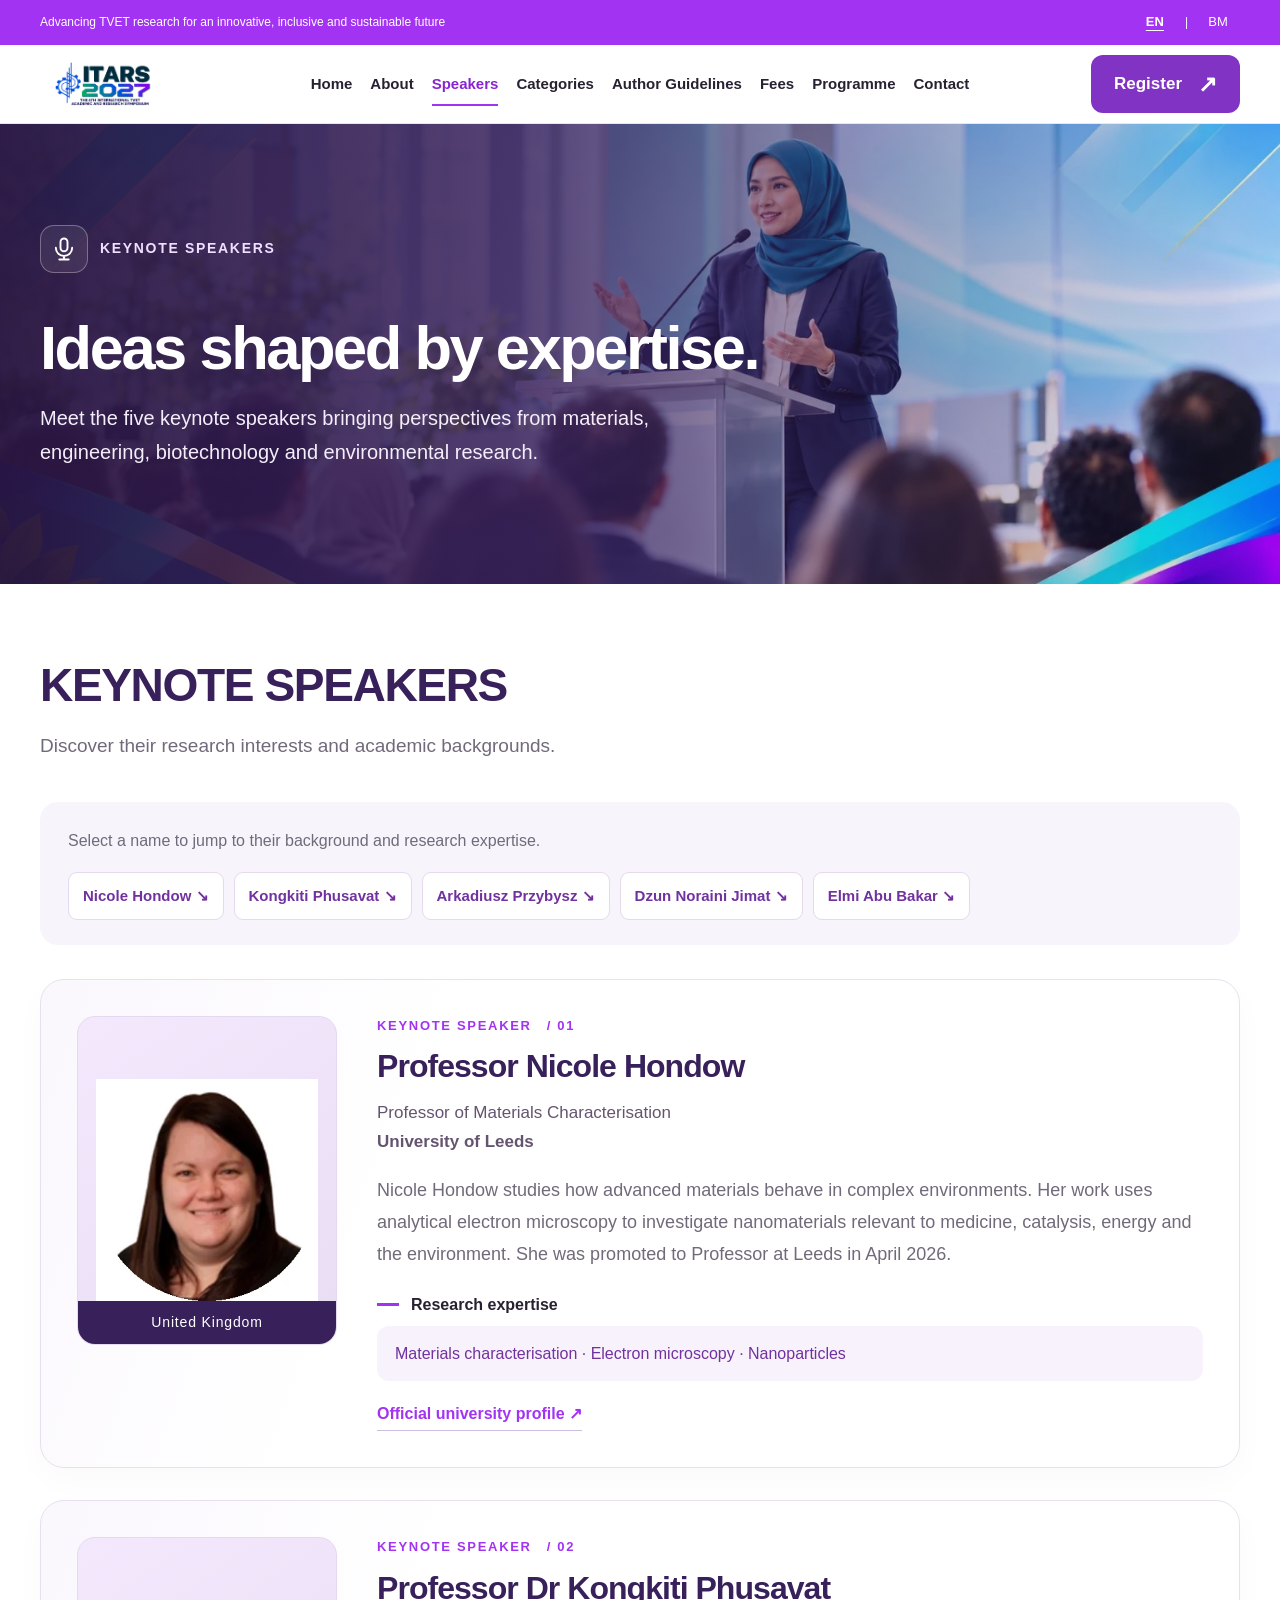
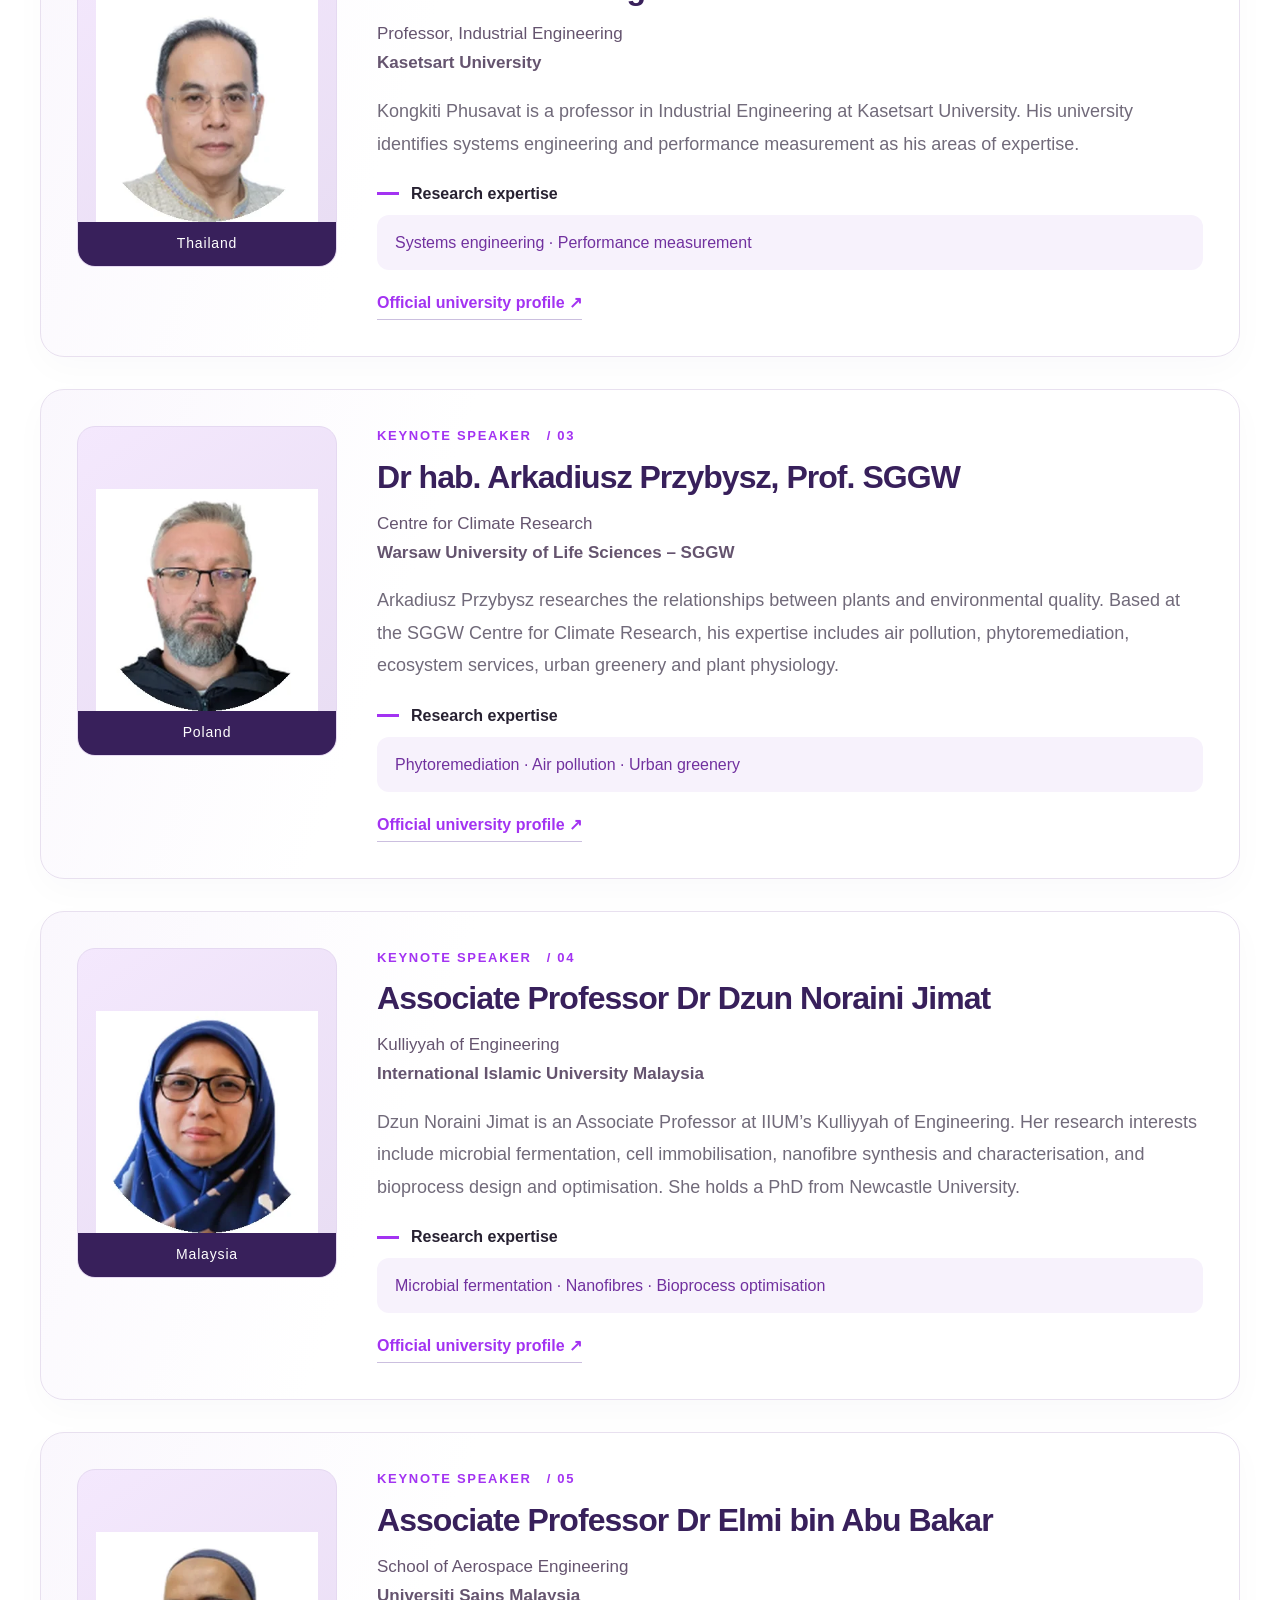
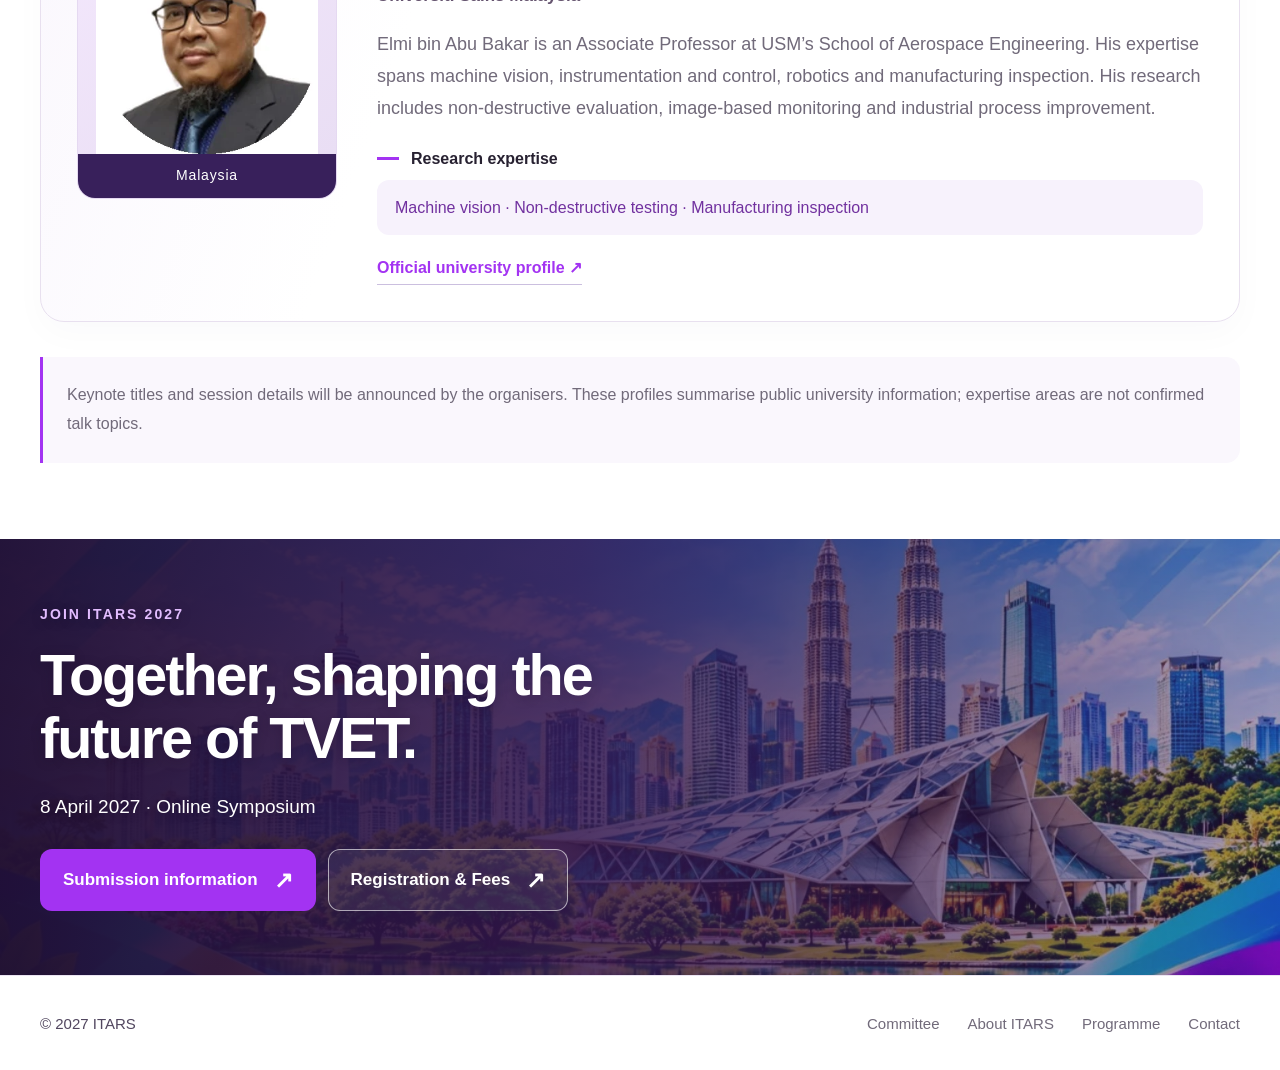
<file: speakers.html>
<!doctype html>
<html lang="en">
<head>
<meta charset="utf-8">
<meta name="viewport" content="width=device-width,initial-scale=1">
<title>Keynote Speakers | ITARS 2027</title>
<meta name="description" content="Meet five ITARS 2027 keynote speakers and explore their academic backgrounds, research expertise and official profiles.">
<meta name="theme-color" content="#a333f2">
<link rel="icon" href="assets/icons/online-badge.svg" type="image/svg+xml">
<link rel="stylesheet" href="assets/css/style.css?v=20261026-icons3">
<script src="assets/js/translations.js" defer></script>
<script src="assets/js/site.js?v=20261026-icons3" defer></script>
<meta property="og:title" content="Keynote Speakers | ITARS 2027"><meta property="og:description" content="Meet five ITARS 2027 keynote speakers and explore their academic backgrounds, research expertise and official profiles."><meta property="og:type" content="website"></head>
<body class="inner-page speakers-page">
<svg xmlns="http://www.w3.org/2000/svg" aria-hidden="true" style="position:absolute;width:0;height:0;overflow:hidden"><symbol id="calendar" viewBox="0 0 24 24"><g fill="none" stroke="currentColor" stroke-width="1.65" stroke-linecap="round" stroke-linejoin="round"><rect x="4" y="5" width="16" height="16" rx="2"/><path d="M8 3v4m8-4v4M4 10h16"/></g></symbol><symbol id="online" viewBox="0 0 24 24"><g fill="none" stroke="currentColor" stroke-width="1.65" stroke-linecap="round" stroke-linejoin="round"><rect x="3" y="4" width="18" height="13" rx="2"/><path d="M12 17v4m-5 0h10"/></g></symbol><symbol id="paper" viewBox="0 0 24 24"><g fill="none" stroke="currentColor" stroke-width="1.65" stroke-linecap="round" stroke-linejoin="round"><path d="M6 3h8l4 4v14H6zM14 3v5h4M9 12h6m-6 4h6"/></g></symbol><symbol id="idea" viewBox="0 0 24 24"><g fill="none" stroke="currentColor" stroke-width="1.65" stroke-linecap="round" stroke-linejoin="round"><path d="M9 18h6m-5 3h4M8 14a7 7 0 1 1 8 0l-1 3H9zM12 12V8"/></g></symbol><symbol id="engineering" viewBox="0 0 24 24"><g fill="none" stroke="currentColor" stroke-width="1.65" stroke-linecap="round" stroke-linejoin="round"><path d="m9 3 6 0 1 3 3 1 2 5-2 5-3 1-1 3H9l-1-3-3-1-2-5 2-5 3-1z"/><circle cx="12" cy="12" r="3"/></g></symbol><symbol id="education" viewBox="0 0 24 24"><g fill="none" stroke="currentColor" stroke-width="1.65" stroke-linecap="round" stroke-linejoin="round"><path d="m2 9 10-5 10 5-10 5zM6 11v6q6 5 12 0v-6m4-2v8"/></g></symbol><symbol id="business" viewBox="0 0 24 24"><g fill="none" stroke="currentColor" stroke-width="1.65" stroke-linecap="round" stroke-linejoin="round"><path d="M3 21h18M5 17h3v-6H5zm6 0h3V7h-3zm6 0h3V3h-3z"/></g></symbol><symbol id="environment" viewBox="0 0 24 24"><g fill="none" stroke="currentColor" stroke-width="1.65" stroke-linecap="round" stroke-linejoin="round"><path d="M5 18C1 5 13 3 21 3c0 14-6 18-13 15M5 21 16 9"/></g></symbol><symbol id="tourism" viewBox="0 0 24 24"><g fill="none" stroke="currentColor" stroke-width="1.65" stroke-linecap="round" stroke-linejoin="round"><path d="M4 21V5h16v16M2 21h20M8 8h1m6 0h1m-8 4h1m6 0h1m-6 9v-5h4v5"/></g></symbol><symbol id="social" viewBox="0 0 24 24"><g fill="none" stroke="currentColor" stroke-width="1.65" stroke-linecap="round" stroke-linejoin="round"><circle cx="12" cy="7" r="3"/><path d="M6 21v-2a6 6 0 0 1 12 0v2M5 6a3 3 0 0 0 0 6m14-6a3 3 0 0 1 0 6M2 20v-2a4 4 0 0 1 3-4m17 6v-2a4 4 0 0 0-3-4"/></g></symbol><symbol id="notice" viewBox="0 0 24 24"><g fill="none" stroke="currentColor" stroke-width="1.65" stroke-linecap="round" stroke-linejoin="round"><path d="m3 10 14-5v14L3 14zM7 15l2 6h4l-2-5m9-7 2-2m-2 10 2 2M3 10v4"/></g></symbol><symbol id="menu" viewBox="0 0 24 24"><g fill="none" stroke="currentColor" stroke-width="1.65" stroke-linecap="round" stroke-linejoin="round"><path d="M4 6h16M4 12h16M4 18h16"/></g></symbol><symbol id="mic" viewBox="0 0 24 24"><g fill="none" stroke="currentColor" stroke-width="1.65" stroke-linecap="round" stroke-linejoin="round"><rect x="9" y="3" width="6" height="11" rx="3"/><path d="M5 11a7 7 0 0 0 14 0M12 18v3m-4 0h8"/></g></symbol><symbol id="check" viewBox="0 0 24 24"><g fill="none" stroke="currentColor" stroke-width="1.65" stroke-linecap="round" stroke-linejoin="round"><rect x="4" y="4" width="16" height="16" rx="3"/><path d="m8 12 3 3 5-6"/></g></symbol><symbol id="gear" viewBox="0 0 24 24"><g fill="none" stroke="currentColor" stroke-width="1.65" stroke-linecap="round" stroke-linejoin="round"><circle cx="12" cy="12" r="3"/><path d="M12 2v3m0 14v3M2 12h3m14 0h3M4.9 4.9 7 7m10 10 2.1 2.1M4.9 19.1 7 17M17 7l2.1-2.1"/></g></symbol><symbol id="present" viewBox="0 0 24 24"><g fill="none" stroke="currentColor" stroke-width="1.65" stroke-linecap="round" stroke-linejoin="round"><rect x="3" y="4" width="18" height="12" rx="1.5"/><path d="M12 16v3m-4 2 4-2 4 2M8 12l3-3 2 2 3-3"/></g></symbol><symbol id="book" viewBox="0 0 24 24"><g fill="none" stroke="currentColor" stroke-width="1.65" stroke-linecap="round" stroke-linejoin="round"><path d="M3 5c3-1 6-1 9 1 3-2 6-2 9-1v14c-3-1-6-1-9 1-3-2-6-2-9-1zM12 6v14"/></g></symbol><symbol id="fee" viewBox="0 0 24 24"><g fill="none" stroke="currentColor" stroke-width="1.65" stroke-linecap="round" stroke-linejoin="round"><rect x="3" y="6" width="18" height="12" rx="2"/><circle cx="12" cy="12" r="2.5"/><path d="M6 9v.01M18 15v.01"/></g></symbol><symbol id="phone" viewBox="0 0 24 24"><g fill="none" stroke="currentColor" stroke-width="1.65" stroke-linecap="round" stroke-linejoin="round"><path d="M5 3h4l2 5-2.5 1.5a11 11 0 0 0 6 6L16 13l5 2v4a2 2 0 0 1-2 2A17 17 0 0 1 3 5a2 2 0 0 1 2-2"/></g></symbol><symbol id="globe" viewBox="0 0 24 24"><g fill="none" stroke="currentColor" stroke-width="1.65" stroke-linecap="round" stroke-linejoin="round"><circle cx="12" cy="12" r="9"/><path d="M3 12h18M12 3a14 14 0 0 1 0 18M12 3a14 14 0 0 0 0 18"/></g></symbol><symbol id="target" viewBox="0 0 24 24"><g fill="none" stroke="currentColor" stroke-width="1.65" stroke-linecap="round" stroke-linejoin="round"><circle cx="12" cy="12" r="9"/><circle cx="12" cy="12" r="5"/><circle cx="12" cy="12" r="1"/></g></symbol><symbol id="user" viewBox="0 0 24 24"><g fill="none" stroke="currentColor" stroke-width="1.65" stroke-linecap="round" stroke-linejoin="round"><circle cx="12" cy="8" r="4"/><path d="M4 21a8 8 0 0 1 16 0"/></g></symbol><symbol id="org" viewBox="0 0 24 24"><g fill="none" stroke="currentColor" stroke-width="1.65" stroke-linecap="round" stroke-linejoin="round"><path d="M3 21h18M4 21V10l8-6 8 6v11M9 21v-6h6v6M8 12h.01M16 12h.01"/></g></symbol></svg>
<a class="skip" href="#main"><span data-i18n="skip">Skip to content</span></a>

<!-- ============ SHARED HEADER ============ -->
<header class="site-header">
  <div class="utility"><div class="container utility-inner">
    <span><span data-i18n="utility">Advancing TVET research for an innovative, inclusive and sustainable future</span></span>
    <div class="language-switch" role="group" aria-label="Language"><button type="button" data-lang="en" aria-pressed="true">EN</button><span aria-hidden="true">|</span><button type="button" data-lang="bm" aria-pressed="false">BM</button></div>
  </div></div>
  <div class="nav-shell"><div class="container nav-inner">
    <a href="index.html" class="brand" aria-label="ITARS 2027 Home"><img src="assets/images/itars-logo.webp" alt="ITARS 2027" width="412" height="206"></a>
    <nav class="main-nav" id="main-nav" aria-label="Main navigation"><a href="index.html" data-i18n="navhome">Home</a>
      <a data-i18n="navabout" href="about.html" data-page-link>About</a>
      <a data-i18n="navspeakers" href="speakers.html" data-page-link>Speakers</a>
      <a data-i18n="navpapers" href="categories.html" data-page-link>Categories</a>
      <a data-i18n="navauthors" href="submission.html" data-page-link>Author Guidelines</a>
      <a data-i18n="navfees" href="registration.html" data-page-link>Fees</a>
      <a data-i18n="navprogramme" href="programme.html" data-page-link>Programme</a>
      <a data-i18n="navcontact" href="contact.html" data-page-link>Contact</a>
    </nav>
    <div class="nav-actions">
      <a data-i18n="register" href="https://cmt3.research.microsoft.com/ITARS2027" class="button teal nav-register" target="_blank" rel="noopener">Register</a>
      <button class="menu-toggle" type="button" aria-controls="main-nav" aria-expanded="false" aria-label="Open menu"><svg class="icon" aria-hidden="true"><use href="#menu"></use></svg><span data-i18n="menutext">Menu</span></button>
    </div>
  </div></div>
</header>

<main id="main"><section class="has-explicit-hero speakers-hero"><img class="page-hero-image" decoding="async" src="assets/images/speakers-hero.webp" alt="" width="1536" height="698" fetchpriority="high" aria-hidden="true"><div class="container"><p class="eyebrow hero-section-label"><svg class="icon" aria-hidden="true" viewBox="0 0 24 24" width="46" height="46" focusable="false"><g fill="none" stroke="currentColor" stroke-width="1.65" stroke-linecap="round" stroke-linejoin="round"><rect x="9" y="3" width="6" height="11" rx="3"/><path d="M5 11a7 7 0 0 0 14 0M12 18v3m-4 0h8"/></g></svg><span data-i18n="speakerslabel">KEYNOTE SPEAKERS</span></p><h1 data-i18n="spheadline">Ideas shaped by expertise.</h1><p data-i18n="splead"></p></div></section><section class="section"><div class="container"><div class="profile-intro"><h2 data-i18n="speakerslabel">KEYNOTE SPEAKERS</h2><p data-i18n="spintro"></p></div><div class="speaker-directory"><p data-i18n="profileoverviewcopy">Select a name to jump to their background and research expertise.</p><nav aria-label="Speaker profiles"><a href="#speaker-1">Nicole Hondow <span aria-hidden="true">↘</span></a><a href="#speaker-2">Kongkiti Phusavat <span aria-hidden="true">↘</span></a><a href="#speaker-3">Arkadiusz Przybysz <span aria-hidden="true">↘</span></a><a href="#speaker-4">Dzun Noraini Jimat <span aria-hidden="true">↘</span></a><a href="#speaker-5">Elmi Abu Bakar <span aria-hidden="true">↘</span></a></nav></div><div class="profiles"><article class="speaker-profile reveal" id="speaker-1"><div class="profile-portrait"><img src="assets/images/speaker-1.webp" alt="Professor Nicole Hondow" width="328" height="328" loading="lazy"><span class="profile-country" data-i18n="countryUnitedKingdom">United Kingdom</span></div><div class="profile-content"><p class="eyebrow"><span data-i18n="keynote">Keynote speaker</span> / 01</p><h2 data-i18n="spname1">Professor Nicole Hondow</h2><p class="profile-role"><span data-i18n="sprole1">Professor of Materials Characterisation</span><br><strong>University of Leeds</strong></p><p data-i18n="spbio1">Nicole Hondow studies how advanced materials behave in complex environments. Her work uses analytical electron microscopy to investigate nanomaterials relevant to medicine, catalysis, energy and the environment. She was promoted to Professor at Leeds in April 2026.</p><h3 data-i18n="spexpertise">Research expertise</h3><p class="profile-tags" data-i18n="sptags1">Materials characterisation · Electron microscopy · Nanoparticles</p><a class="text-link" href="https://eps.leeds.ac.uk/chemical-engineering/staff/428/professor-nicole-hondow" target="_blank" rel="noopener" data-i18n="spofficial">Official university profile</a></div></article><article class="speaker-profile reveal" id="speaker-2"><div class="profile-portrait"><img src="assets/images/speaker-2.webp" alt="Professor Dr Kongkiti Phusavat" width="328" height="328" loading="lazy"><span class="profile-country" data-i18n="countryThailand">Thailand</span></div><div class="profile-content"><p class="eyebrow"><span data-i18n="keynote">Keynote speaker</span> / 02</p><h2 data-i18n="spname2">Professor Dr Kongkiti Phusavat</h2><p class="profile-role"><span data-i18n="sprole2">Professor, Industrial Engineering</span><br><strong>Kasetsart University</strong></p><p data-i18n="spbio2">Kongkiti Phusavat is a professor in Industrial Engineering at Kasetsart University. His university identifies systems engineering and performance measurement as his areas of expertise.</p><h3 data-i18n="spexpertise">Research expertise</h3><p class="profile-tags" data-i18n="sptags2">Systems engineering · Performance measurement</p><a class="text-link" href="https://en.eng.ku.ac.th/?professor=kongkiti-phusavat" target="_blank" rel="noopener" data-i18n="spofficial">Official university profile</a></div></article><article class="speaker-profile reveal" id="speaker-3"><div class="profile-portrait"><img src="assets/images/speaker-3.webp" alt="Associate Prof. Dr hab. Arkadiusz Przybysz" width="328" height="328" loading="lazy"><span class="profile-country" data-i18n="countryPoland">Poland</span></div><div class="profile-content"><p class="eyebrow"><span data-i18n="keynote">Keynote speaker</span> / 03</p><h2 data-i18n="spname3">Associate Prof. Dr hab. Arkadiusz Przybysz</h2><p class="profile-role"><span data-i18n="sprole3">Centre for Climate Research</span><br><strong>Warsaw University of Life Sciences – SGGW</strong></p><p data-i18n="spbio3">Arkadiusz Przybysz researches the relationships between plants and environmental quality. Based at the SGGW Centre for Climate Research, his expertise includes air pollution, phytoremediation, ecosystem services, urban greenery and plant physiology.</p><h3 data-i18n="spexpertise">Research expertise</h3><p class="profile-tags" data-i18n="sptags3">Phytoremediation · Air pollution · Urban greenery</p><a class="text-link" href="https://cbk.sggw.edu.pl/team/?lang=en" target="_blank" rel="noopener" data-i18n="spofficial">Official university profile</a></div></article><article class="speaker-profile reveal" id="speaker-4"><div class="profile-portrait"><img src="assets/images/speaker-4.webp" alt="Associate Professor Dr Dzun Noraini Jimat" width="328" height="328" loading="lazy"><span class="profile-country" data-i18n="countryMalaysia">Malaysia</span></div><div class="profile-content"><p class="eyebrow"><span data-i18n="keynote">Keynote speaker</span> / 04</p><h2 data-i18n="spname4">Associate Professor Dr Dzun Noraini Jimat</h2><p class="profile-role"><span data-i18n="sprole4">Kulliyyah of Engineering</span><br><strong>International Islamic University Malaysia</strong></p><p data-i18n="spbio4">Dzun Noraini Jimat is an Associate Professor at IIUM’s Kulliyyah of Engineering. Her research interests include microbial fermentation, cell immobilisation, nanofibre synthesis and characterisation, and bioprocess design and optimisation. She holds a PhD from Newcastle University.</p><h3 data-i18n="spexpertise">Research expertise</h3><p class="profile-tags" data-i18n="sptags4">Microbial fermentation · Nanofibres · Bioprocess optimisation</p><a class="text-link" href="https://www.iium.edu.my/staff-profile/Mzg5MQ/" target="_blank" rel="noopener" data-i18n="spofficial">Official university profile</a></div></article><article class="speaker-profile reveal" id="speaker-5"><div class="profile-portrait"><img src="assets/images/speaker-5.webp" alt="Associate Professor Dr Elmi bin Abu Bakar" width="328" height="328" loading="lazy"><span class="profile-country" data-i18n="countryMalaysia">Malaysia</span></div><div class="profile-content"><p class="eyebrow"><span data-i18n="keynote">Keynote speaker</span> / 05</p><h2 data-i18n="spname5">Associate Professor Dr Elmi bin Abu Bakar</h2><p class="profile-role"><span data-i18n="sprole5">School of Aerospace Engineering</span><br><strong>Universiti Sains Malaysia</strong></p><p data-i18n="spbio5">Elmi bin Abu Bakar is an Associate Professor at USM’s School of Aerospace Engineering. His expertise spans machine vision, instrumentation and control, robotics and manufacturing inspection. His research includes non-destructive evaluation, image-based monitoring and industrial process improvement.</p><h3 data-i18n="spexpertise">Research expertise</h3><p class="profile-tags" data-i18n="sptags5">Machine vision · Non-destructive testing · Manufacturing inspection</p><a class="text-link" href="https://aerospace.eng.usm.my/index.php/people/academic-staff?catid=2&id=575:associate-professor-dr-elmi-abu-bakar-mieee-2&view=article" target="_blank" rel="noopener" data-i18n="spofficial">Official university profile</a></div></article></div><aside class="profile-note" data-i18n="spnote"></aside></div></section><section class="cta">
  <div class="container cta-inner">
    <div class="cta-copy"><p class="cta-kicker" data-i18n="ctakicker">JOIN ITARS 2027</p><h2 data-i18n="ctaheadline">Together, shaping the future of TVET.</h2><p><span data-i18n="ctadate">8 April 2027 · Online Symposium</span></p></div>
    <div class="button-row">
      <a data-i18n="ctasubmit" href="submission.html" class="button gold" data-page-link>Submit Abstract</a>
      <a data-i18n="ctareg" href="registration.html" class="button outline" data-page-link>Registration &amp; Fees</a>
    </div>
  </div>
</section>
</main>

<!-- ============ SHARED FOOTER ============ -->
<footer class="site-footer"><div class="container footer-inner"><small>© 2027 ITARS</small><nav aria-label="Footer navigation"><a href="committee.html" data-i18n="committee">Committee</a><a data-i18n="footabout" href="about.html" data-page-link>About ITARS</a><a data-i18n="footprogramme" href="programme.html" data-page-link>Programme</a><a data-i18n="footcontact" href="contact.html" data-page-link>Contact</a></nav></div></footer>

<dialog id="page-dialog" aria-labelledby="dialog-title"><button class="dialog-close" type="button" aria-label="Close dialog">×</button><p class="eyebrow">ITARS 2027</p><h2 data-i18n="dialogtitle" id="dialog-title">This page is being prepared</h2><p><span data-i18n="dialogcopy">This first release contains the homepage. The selected section will have its own dedicated page. For event information, view the supplied poster or call the organisers.</span></p><div class="dialog-actions"><a class="button teal" href="assets/images/itars-poster.webp"><span data-i18n="viewposter">View event poster</span></a><a href="tel:+60127899131">Tuan Rozila · +60 12-789 9131</a><a href="tel:+60197607001">Dr. Khairunnisa · +60 19-760 7001</a></div></dialog>
</body>
</html>
</file>
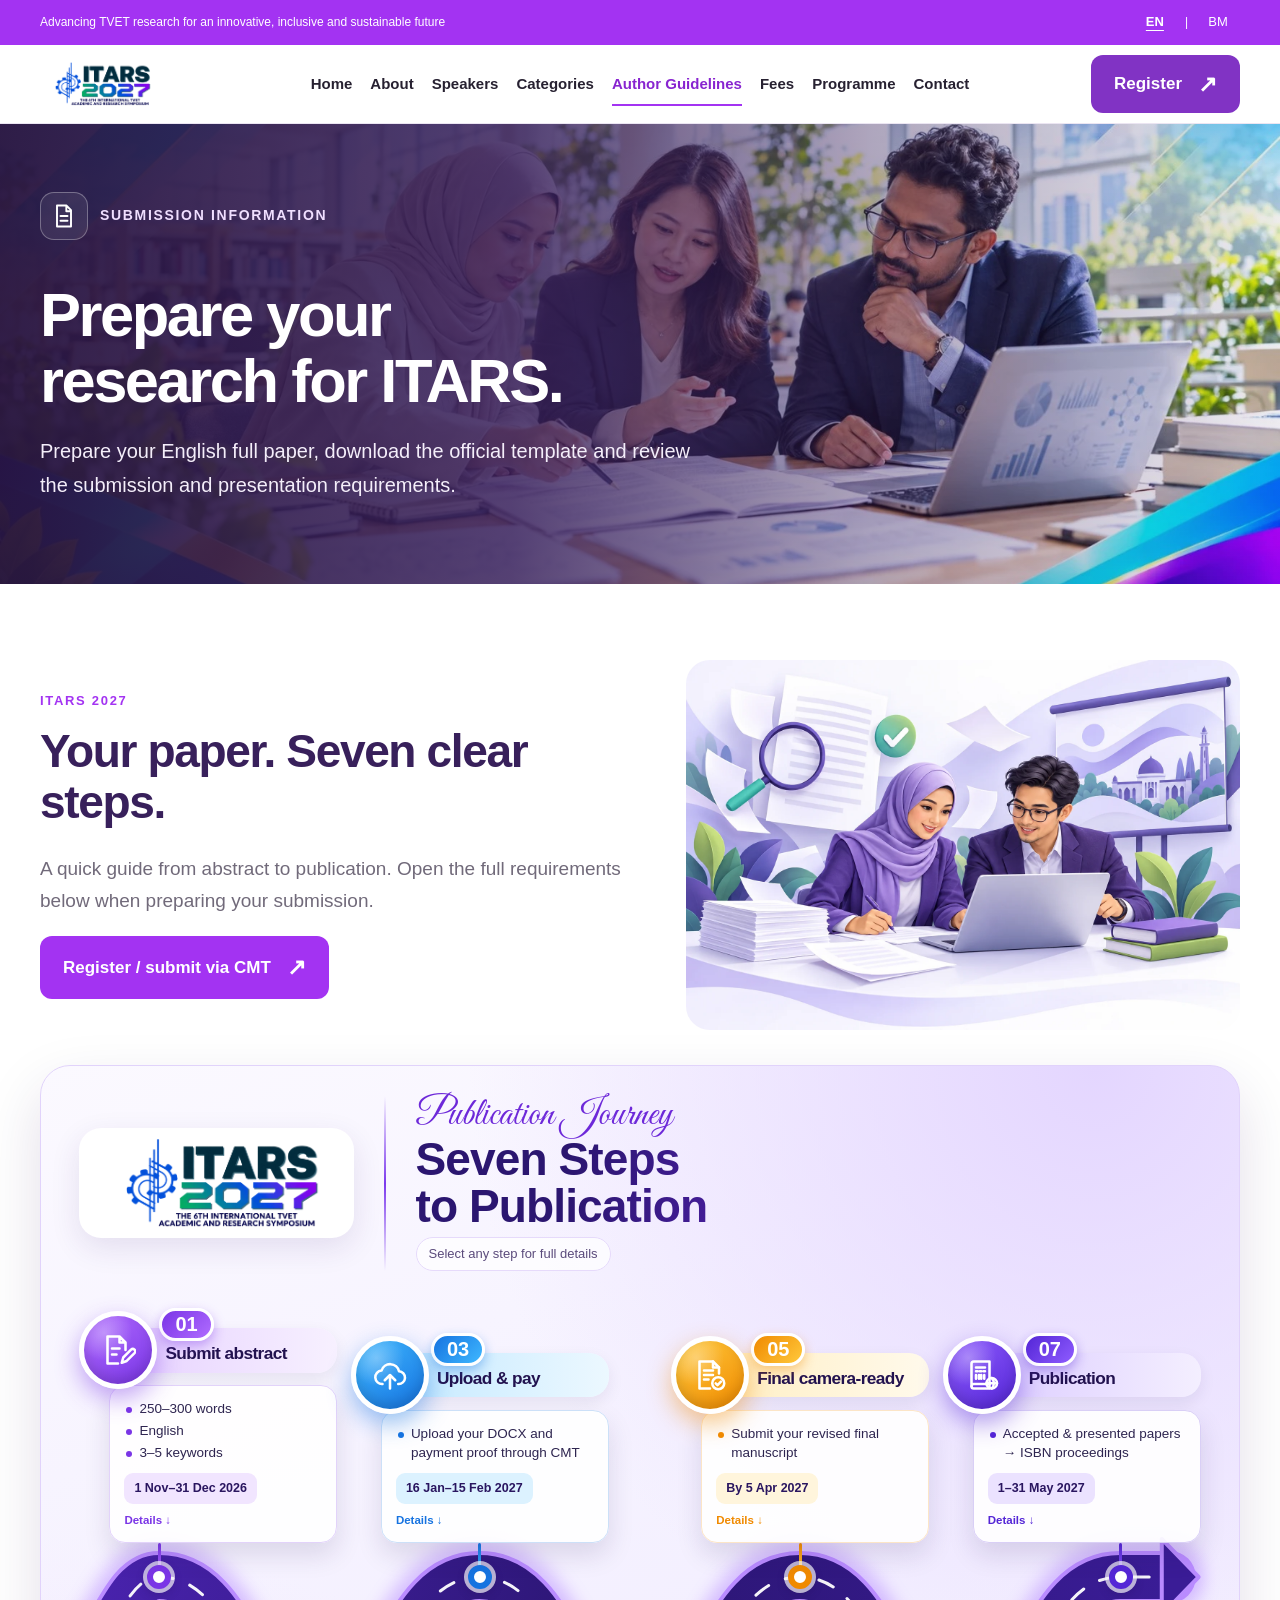
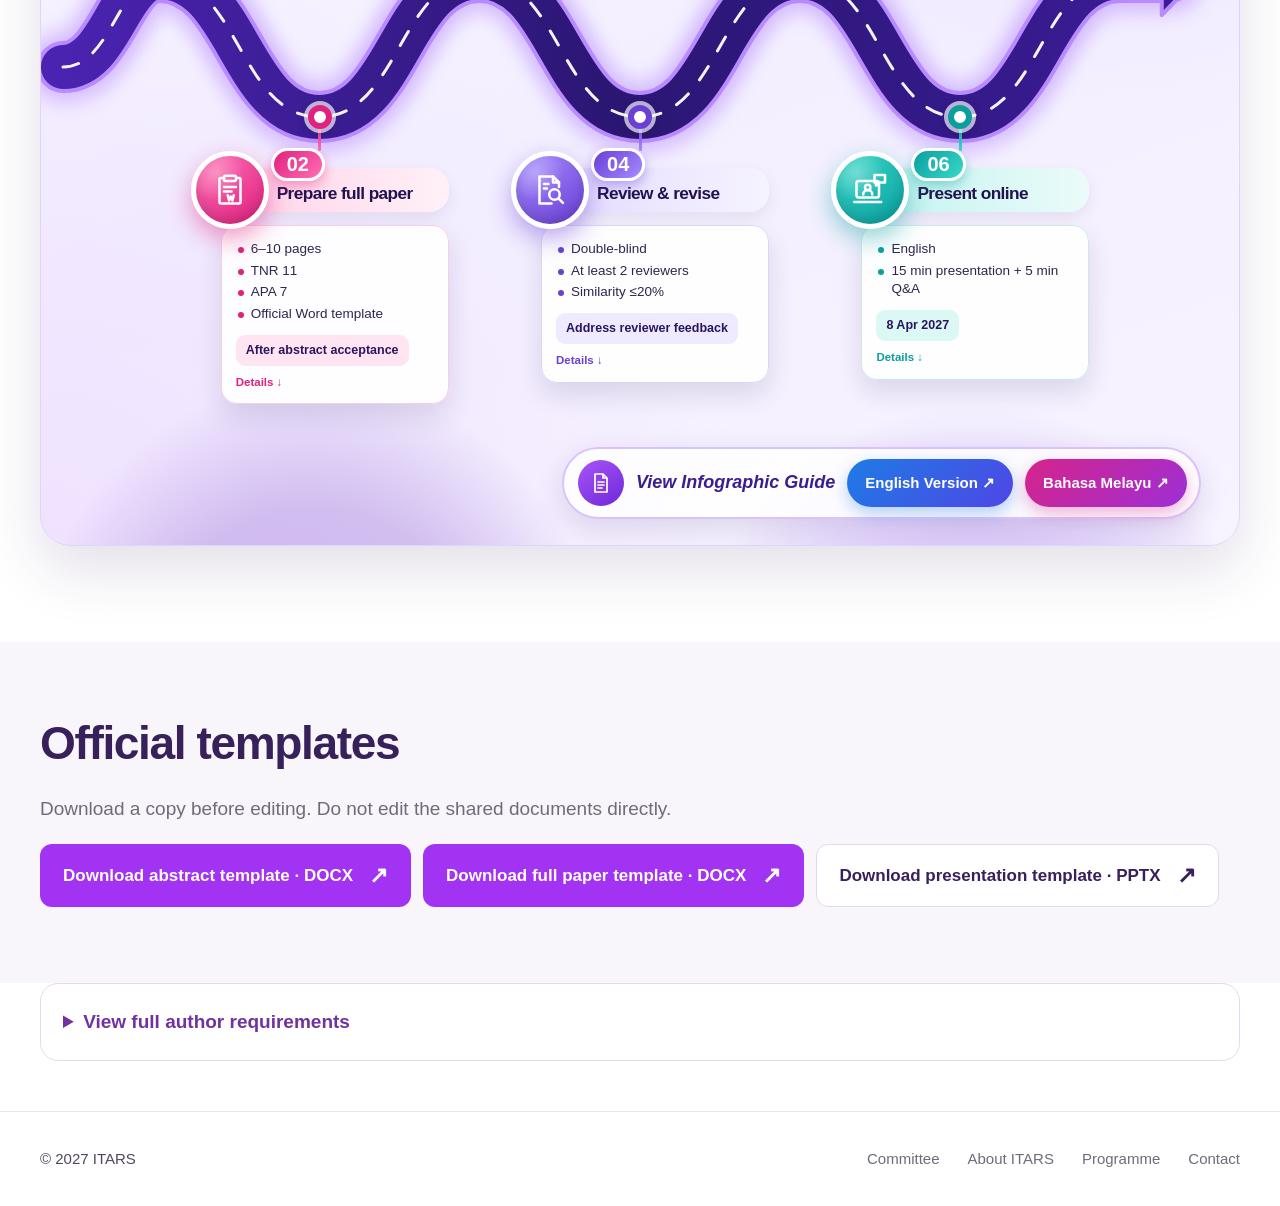
<file: submission.html>
<!DOCTYPE html>

<html lang="en">
<head>
<meta charset="utf-8"/>
<meta content="width=device-width,initial-scale=1" name="viewport"/>
<title>Submission Information | ITARS 2027</title>
<meta content="ITARS 2027 author guidelines, Word template, peer review, publication ethics and online presentation requirements." name="description"/>
<meta content="#a333f2" name="theme-color"/>
<link href="assets/icons/online-badge.svg" rel="icon" type="image/svg+xml"/>
<link href="assets/css/style.css?v=20261026-icons3" rel="stylesheet"/>
<script defer="" src="assets/js/translations.js"></script>
<script defer="" src="assets/js/site.js?v=20261026-icons3"></script>
<meta content="Submission Information | ITARS 2027" property="og:title"/><meta content="ITARS 2027 author guidelines, Word template, peer review, publication ethics and online presentation requirements." property="og:description"/><meta content="website" property="og:type"/><link href="https://fonts.googleapis.com/css2?family=Great+Vibes&display=swap" rel="stylesheet"/>
<style>
/* ITARS 2027 — Seven Steps to Publication (winding road). Scoped to #itars-story. */
#itars-story{--H:700px;--cw:23%;position:relative;isolation:isolate;margin:34px 0 20px;padding:30px clamp(16px,3vw,40px) 26px;border-radius:30px;border:1px solid #e1d3fb;overflow:hidden;
 background:radial-gradient(ellipse at 88% 0%,#e4d6ff 0,transparent 42%),radial-gradient(ellipse at 0% 100%,#efe2ff 0,transparent 40%),linear-gradient(160deg,#fbf9ff,#f3efff 55%,#f7f3ff);box-shadow:0 24px 60px #2a125422}
#itars-story:before,#itars-story:after{content:"";position:absolute;z-index:-1;pointer-events:none;border-radius:50%}
#itars-story:before{left:-12%;bottom:-62%;width:70%;height:90%;background:radial-gradient(closest-side,#8b3cf2 0,#5b21b6aa 45%,transparent 72%);opacity:.32}
#itars-story:after{right:-14%;bottom:-66%;width:72%;height:92%;background:radial-gradient(closest-side,#3b5bf6 0,#7c3aedaa 45%,transparent 72%);opacity:.3}
#itars-story *{box-sizing:border-box}
/* heading block */
#itars-story .j-top{display:flex;align-items:center;gap:clamp(14px,2.4vw,30px);flex-wrap:wrap;margin-bottom:6px}
#itars-story .j-logo{display:block;flex:none;background:#fff;border-radius:22px;padding:10px 16px;box-shadow:0 10px 30px #3b1b6b1c}
#itars-story .j-logo img{display:block;height:clamp(64px,7vw,96px);width:auto}
#itars-story .j-divider{width:2px;align-self:stretch;min-height:70px;background:linear-gradient(#7c3aed00,#7c3aed,#7c3aed00)}
#itars-story .j-heading{flex:1;min-width:230px}
#itars-story .j-script{display:block;font-family:"Great Vibes",cursive;font-size:clamp(28px,3vw,42px);line-height:1;color:#6d28d9;letter-spacing:0;font-weight:400;text-transform:none}
#itars-story .j-title{margin:2px 0 6px;font-size:clamp(28px,3.6vw,50px);line-height:1.02;font-weight:900;letter-spacing:-.02em;background:linear-gradient(100deg,#2b1670 20%,#6d28d9 70%,#9d4dff);-webkit-background-clip:text;background-clip:text;color:transparent}
#itars-story .j-instruction{display:inline-block;font-size:13px;color:#5b4b7c;background:#ffffffc0;border:1px solid #e6dafb;border-radius:999px;padding:5px 12px}
/* board + road */
#itars-story .j-board{position:relative;height:var(--H);margin:4px 0 70px}
#itars-story .j-road{position:absolute;inset:0;width:100%;height:100%;overflow:visible}
#itars-story .j-road path{fill:none;stroke-linecap:round;stroke-linejoin:round;vector-effect:non-scaling-stroke}
#itars-story .j-road-glow{stroke:#9a5cff;stroke-width:70px;opacity:.35}
#itars-story .j-road-edge{stroke:#b98bff;stroke-width:52px}
#itars-story .j-road-body{stroke:url(#jRoadBody);stroke-width:44px}
#itars-story .j-road-dash{stroke:#fff;stroke-width:3px;stroke-dasharray:16 18;animation:jDrive 7s linear infinite;opacity:.95}
#itars-story .j-road-arrow{fill:#3a1c96;stroke:#b98bff;stroke-width:4px;vector-effect:non-scaling-stroke;stroke-linejoin:round}
#itars-story .j-road-end{display:none}
@keyframes jDrive{to{stroke-dashoffset:-340}}
/* pins */
#itars-story .itars-pin{position:absolute;inset:0;pointer-events:none;--y:300px}
#itars-story .itars-pin[data-side=down]{--y:440px}
#itars-story .j-dot{position:absolute;left:var(--x);top:var(--y);width:24px;height:24px;margin:-12px 0 0 -12px;border-radius:50%;background:#fff;border:6px solid var(--c1);box-shadow:0 0 0 4px #ffffffaa,0 4px 12px #1e0b4a55;z-index:2}
#itars-story .j-dot:after{content:"";position:absolute;inset:-12px;border-radius:50%;border:3px solid var(--c1);opacity:0;animation:jPulse 2.4s ease-out infinite;animation-delay:calc(var(--i) * .3s)}
@keyframes jPulse{0%{transform:scale(.5);opacity:.8}100%{transform:scale(1.5);opacity:0}}
#itars-story .j-stem{position:absolute;left:var(--x);width:3px;margin-left:-1.5px;border-radius:3px;background:linear-gradient(var(--c1),var(--c2));z-index:1}
#itars-story [data-side=up] .j-stem{top:calc(var(--y) - 34px);height:34px}
#itars-story [data-side=down] .j-stem{top:var(--y);height:34px}
/* card */
#itars-story .j-card{pointer-events:auto;position:absolute;left:calc(var(--x) - var(--cw) / 2);width:var(--cw);margin:0;padding:0;border:0;background:none;text-align:left;color:#241552;cursor:pointer;font:inherit;z-index:3;
 opacity:0;animation:jIn .7s cubic-bezier(.2,.8,.2,1) forwards;animation-delay:calc(var(--i) * 110ms + .1s);transition:transform .25s ease}
#itars-story [data-side=up] .j-card{bottom:calc(var(--H) - var(--y) + 34px)}
#itars-story [data-side=down] .j-card{top:calc(var(--y) + 34px)}
#itars-story #journey-1 .j-card{left:0}
#itars-story #journey-7 .j-card{left:auto;right:0}
@keyframes jIn{from{opacity:0;transform:translateY(18px)}to{opacity:1;transform:none}}
#itars-story .j-card:hover,#itars-story .j-card:focus-visible{transform:translateY(-5px)}
#itars-story .j-card:focus-visible{outline:3px solid var(--c1);outline-offset:6px;border-radius:20px}
#itars-story .j-head{position:relative;display:flex;align-items:center}
#itars-story .j-icon{position:relative;flex:none;display:grid;place-items:center;width:78px;height:78px;border-radius:50%;border:5px solid #fff;color:#fff;z-index:2;
 background:radial-gradient(circle at 30% 25%,#ffffff55 0,transparent 40%),linear-gradient(145deg,var(--c2),var(--c1));box-shadow:0 10px 24px color-mix(in srgb,var(--c1) 45%,transparent),inset 0 -6px 12px #00000022;animation:jFloat 3.4s ease-in-out infinite;animation-delay:calc(var(--i) * .25s)}
#itars-story .j-icon .icon{width:36px;height:36px;color:#fff}
@keyframes jFloat{50%{transform:translateY(-4px)}}
#itars-story .j-titlebox{position:relative;flex:1;min-width:0;margin-left:-24px;padding:10px 12px 9px 32px;border-radius:0 20px 20px 0;background:linear-gradient(90deg,color-mix(in srgb,var(--c2) 30%,white),color-mix(in srgb,var(--c2) 10%,white));box-shadow:0 6px 16px #2a145014}
#itars-story .j-num{position:absolute;top:-20px;left:26px;padding:2px 13px;border-radius:999px;border:3px solid #fff;background:linear-gradient(135deg,var(--c1),var(--c2));color:#fff;font-size:20px;font-weight:900;line-height:1.15;box-shadow:0 5px 12px color-mix(in srgb,var(--c1) 40%,transparent)}
#itars-story .j-titlebox h3{margin:6px 0 0;font-size:clamp(15px,1.35vw,19px);line-height:1.15;font-weight:800;color:#22124f}
#itars-story .j-body{position:relative;display:block;margin:-4px 0 0 30px;padding:14px 14px 11px;border-radius:16px;background:#ffffffe6;border:1px solid color-mix(in srgb,var(--c1) 22%,white);box-shadow:0 12px 26px #2a145020;transition:border-color .2s,box-shadow .2s}
#itars-story .j-card[aria-expanded=true] .j-body{border-color:var(--c1);box-shadow:0 0 0 4px color-mix(in srgb,var(--c1) 20%,transparent),0 12px 26px #2a145026}
#itars-story .j-src{position:absolute!important;width:1px;height:1px;overflow:hidden;clip:rect(0 0 0 0);white-space:nowrap;margin:0}
#itars-story .j-list{display:block}
#itars-story .j-li{position:relative;display:block;padding-left:15px;margin:0 0 3px;font-size:13.5px;line-height:1.38;color:#2e2550}
#itars-story .j-li:before{content:"";position:absolute;left:2px;top:.52em;width:6px;height:6px;border-radius:50%;background:var(--c1)}
#itars-story .itars-pin-date{display:block;margin-top:8px}
#itars-story .itars-pin-date strong{display:inline-block;padding:5px 10px;border-radius:9px;background:color-mix(in srgb,var(--c2) 18%,white);color:#2a1660;font-size:12.5px;font-weight:800}
#itars-story .itars-pin-hint{display:block;margin-top:7px;font-size:11.5px;font-weight:800;color:var(--c1)}
/* detail drawer */
#itars-story .itars-detail-drawer{position:relative;z-index:4;margin:6px 0 16px;padding:20px 24px;border-radius:20px;background:#fff;border:1px solid #e3d4fb;border-left:6px solid var(--c1,#7c3aed);box-shadow:0 15px 40px #3b1b6b1f;animation:jIn .3s ease}
#itars-story .itars-detail-drawer[hidden],#itars-story .itars-pin-detail[hidden]{display:none!important}
#itars-story .itars-detail-drawer p{margin:0;overflow-wrap:anywhere;font-size:16px;line-height:1.7;color:#31264c}
#itars-story .itars-detail-drawer a{display:inline-block;margin-top:12px;color:#6d28d9;font-weight:800;text-decoration:underline;text-underline-offset:3px}
/* infographic bar */
#itars-story .j-guide{display:flex;align-items:center;justify-content:flex-end;flex-wrap:wrap;gap:12px;margin:0 0 0 auto;width:fit-content;max-width:100%;padding:10px 12px 10px 14px;border-radius:999px;background:#ffffffd9;border:2px solid #d9c3fb;box-shadow:0 10px 30px #3b1b6b22}
#itars-story .j-guide-icon{display:grid;place-items:center;width:46px;height:46px;border-radius:50%;background:linear-gradient(145deg,#a855f7,#6d28d9);color:#fff}
#itars-story .j-guide-icon .icon{width:24px;height:24px}
#itars-story .j-guide-label{font-weight:900;font-style:italic;font-size:18px;color:#3b1d8f}
#itars-story .j-btn{display:inline-block;white-space:nowrap;padding:11px 18px;border-radius:999px;color:#fff;font-weight:800;font-size:15px;text-decoration:none;transition:transform .2s,box-shadow .2s}
#itars-story .j-btn-en{background:linear-gradient(135deg,#1e7be6,#4f46e5);box-shadow:0 6px 16px #1e7be655}
#itars-story .j-btn-bm{background:linear-gradient(135deg,#d6248a,#9d2fd6);box-shadow:0 6px 16px #d6248a55}
#itars-story .j-btn:hover,#itars-story .j-btn:focus-visible{transform:translateY(-2px)}
/* mid widths: slightly smaller type */
@media(max-width:1180px) and (min-width:1024px){#itars-story{--cw:24%}#itars-story .j-icon{width:66px;height:66px}#itars-story .j-icon .icon{width:30px;height:30px}#itars-story .j-li{font-size:12.5px}#itars-story .j-body{margin-left:22px}}
/* tablet portrait + phone: vertical road */
@media(max-width:1023px){
 #itars-story{padding:22px 14px 20px;border-radius:24px}
 #itars-story .j-divider{display:none}
 #itars-story .j-board{height:auto;padding:26px 0 46px;margin-bottom:8px}
 #itars-story .j-road{display:none}
 #itars-story .j-board:before{content:"";position:absolute;left:12px;top:0;bottom:30px;width:40px;border-radius:20px;background:linear-gradient(#4a23b0,#2b1673 50%,#3a1c96);box-shadow:0 0 0 5px #b98bff,0 0 26px #9a5cff88}
 #itars-story .j-board:after{content:"";position:absolute;left:30.5px;top:8px;bottom:40px;width:3px;background:repeating-linear-gradient(#fff 0 16px,transparent 16px 34px);background-size:3px 34px;animation:jDriveV 1.6s linear infinite}
 @keyframes jDriveV{to{background-position:0 34px}}
 #itars-story .j-road-end{display:block;position:absolute;left:4px;bottom:0;width:0;height:0;border-left:28px solid transparent;border-right:28px solid transparent;border-top:34px solid #3a1c96;filter:drop-shadow(0 0 0 #b98bff) drop-shadow(0 3px 0 #b98bff)}
 #itars-story .itars-pin,#itars-story .itars-pin[data-side]{position:relative;inset:auto;display:block;padding-left:74px;margin:0 0 34px;--x:32px;--y:44px}
 #itars-story .j-dot{left:32px;top:44px}
 #itars-story .j-stem,#itars-story [data-side] .j-stem{left:44px;top:42.5px;width:30px;height:3px;margin:0;background:linear-gradient(90deg,var(--c1),var(--c2))}
 #itars-story .j-card,#itars-story [data-side] .j-card,#itars-story #journey-1 .j-card,#itars-story #journey-7 .j-card{position:relative;left:auto;right:auto;top:auto;bottom:auto;width:100%}
 #itars-story .j-body{margin-left:26px}
 #itars-story .j-li{font-size:14.5px}
 #itars-story .itars-detail-drawer{margin:-18px 0 30px 74px;padding:16px 18px}
 #itars-story .j-guide{border-radius:24px;justify-content:center;width:100%}
 #itars-story .j-guide-label{width:calc(100% - 60px)}
 #itars-story .j-btn{flex:1 1 130px;text-align:center;min-width:0;white-space:normal;padding:11px 12px;font-size:14px}
}
@media(max-width:420px){#itars-story .itars-pin,#itars-story .itars-pin[data-side]{padding-left:62px}#itars-story .j-stem,#itars-story [data-side] .j-stem{width:18px}#itars-story .j-icon{width:62px;height:62px}#itars-story .j-icon .icon{width:28px;height:28px}#itars-story .itars-detail-drawer{margin-left:62px}}
@media(prefers-reduced-motion:reduce){#itars-story *,#itars-story *:after,#itars-story *:before{animation:none!important;transition:none!important}#itars-story .j-card{opacity:1}}
</style></head>
<body class="inner-page submission-page">
<svg aria-hidden="true" style="position:absolute;width:0;height:0;overflow:hidden" xmlns="http://www.w3.org/2000/svg"><symbol id="calendar" viewbox="0 0 24 24"><g fill="none" stroke="currentColor" stroke-linecap="round" stroke-linejoin="round" stroke-width="1.65"><rect height="16" rx="2" width="16" x="4" y="5"></rect><path d="M8 3v4m8-4v4M4 10h16"></path></g></symbol><symbol id="online" viewbox="0 0 24 24"><g fill="none" stroke="currentColor" stroke-linecap="round" stroke-linejoin="round" stroke-width="1.65"><rect height="13" rx="2" width="18" x="3" y="4"></rect><path d="M12 17v4m-5 0h10"></path></g></symbol><symbol id="paper" viewbox="0 0 24 24"><g fill="none" stroke="currentColor" stroke-linecap="round" stroke-linejoin="round" stroke-width="1.65"><path d="M6 3h8l4 4v14H6zM14 3v5h4M9 12h6m-6 4h6"></path></g></symbol><symbol id="idea" viewbox="0 0 24 24"><g fill="none" stroke="currentColor" stroke-linecap="round" stroke-linejoin="round" stroke-width="1.65"><path d="M9 18h6m-5 3h4M8 14a7 7 0 1 1 8 0l-1 3H9zM12 12V8"></path></g></symbol><symbol id="engineering" viewbox="0 0 24 24"><g fill="none" stroke="currentColor" stroke-linecap="round" stroke-linejoin="round" stroke-width="1.65"><path d="m9 3 6 0 1 3 3 1 2 5-2 5-3 1-1 3H9l-1-3-3-1-2-5 2-5 3-1z"></path><circle cx="12" cy="12" r="3"></circle></g></symbol><symbol id="education" viewbox="0 0 24 24"><g fill="none" stroke="currentColor" stroke-linecap="round" stroke-linejoin="round" stroke-width="1.65"><path d="m2 9 10-5 10 5-10 5zM6 11v6q6 5 12 0v-6m4-2v8"></path></g></symbol><symbol id="business" viewbox="0 0 24 24"><g fill="none" stroke="currentColor" stroke-linecap="round" stroke-linejoin="round" stroke-width="1.65"><path d="M3 21h18M5 17h3v-6H5zm6 0h3V7h-3zm6 0h3V3h-3z"></path></g></symbol><symbol id="environment" viewbox="0 0 24 24"><g fill="none" stroke="currentColor" stroke-linecap="round" stroke-linejoin="round" stroke-width="1.65"><path d="M5 18C1 5 13 3 21 3c0 14-6 18-13 15M5 21 16 9"></path></g></symbol><symbol id="tourism" viewbox="0 0 24 24"><g fill="none" stroke="currentColor" stroke-linecap="round" stroke-linejoin="round" stroke-width="1.65"><path d="M4 21V5h16v16M2 21h20M8 8h1m6 0h1m-8 4h1m6 0h1m-6 9v-5h4v5"></path></g></symbol><symbol id="social" viewbox="0 0 24 24"><g fill="none" stroke="currentColor" stroke-linecap="round" stroke-linejoin="round" stroke-width="1.65"><circle cx="12" cy="7" r="3"></circle><path d="M6 21v-2a6 6 0 0 1 12 0v2M5 6a3 3 0 0 0 0 6m14-6a3 3 0 0 1 0 6M2 20v-2a4 4 0 0 1 3-4m17 6v-2a4 4 0 0 0-3-4"></path></g></symbol><symbol id="notice" viewbox="0 0 24 24"><g fill="none" stroke="currentColor" stroke-linecap="round" stroke-linejoin="round" stroke-width="1.65"><path d="m3 10 14-5v14L3 14zM7 15l2 6h4l-2-5m9-7 2-2m-2 10 2 2M3 10v4"></path></g></symbol><symbol id="menu" viewbox="0 0 24 24"><g fill="none" stroke="currentColor" stroke-linecap="round" stroke-linejoin="round" stroke-width="1.65"><path d="M4 6h16M4 12h16M4 18h16"></path></g></symbol><symbol id="mic" viewbox="0 0 24 24"><g fill="none" stroke="currentColor" stroke-linecap="round" stroke-linejoin="round" stroke-width="1.65"><rect height="11" rx="3" width="6" x="9" y="3"></rect><path d="M5 11a7 7 0 0 0 14 0M12 18v3m-4 0h8"></path></g></symbol><symbol id="check" viewbox="0 0 24 24"><g fill="none" stroke="currentColor" stroke-linecap="round" stroke-linejoin="round" stroke-width="1.65"><rect height="16" rx="3" width="16" x="4" y="4"></rect><path d="m8 12 3 3 5-6"></path></g></symbol><symbol id="gear" viewbox="0 0 24 24"><g fill="none" stroke="currentColor" stroke-linecap="round" stroke-linejoin="round" stroke-width="1.65"><circle cx="12" cy="12" r="3"></circle><path d="M12 2v3m0 14v3M2 12h3m14 0h3M4.9 4.9 7 7m10 10 2.1 2.1M4.9 19.1 7 17M17 7l2.1-2.1"></path></g></symbol><symbol id="present" viewbox="0 0 24 24"><g fill="none" stroke="currentColor" stroke-linecap="round" stroke-linejoin="round" stroke-width="1.65"><rect height="12" rx="1.5" width="18" x="3" y="4"></rect><path d="M12 16v3m-4 2 4-2 4 2M8 12l3-3 2 2 3-3"></path></g></symbol><symbol id="book" viewbox="0 0 24 24"><g fill="none" stroke="currentColor" stroke-linecap="round" stroke-linejoin="round" stroke-width="1.65"><path d="M3 5c3-1 6-1 9 1 3-2 6-2 9-1v14c-3-1-6-1-9 1-3-2-6-2-9-1zM12 6v14"></path></g></symbol><symbol id="fee" viewbox="0 0 24 24"><g fill="none" stroke="currentColor" stroke-linecap="round" stroke-linejoin="round" stroke-width="1.65"><rect height="12" rx="2" width="18" x="3" y="6"></rect><circle cx="12" cy="12" r="2.5"></circle><path d="M6 9v.01M18 15v.01"></path></g></symbol><symbol id="phone" viewbox="0 0 24 24"><g fill="none" stroke="currentColor" stroke-linecap="round" stroke-linejoin="round" stroke-width="1.65"><path d="M5 3h4l2 5-2.5 1.5a11 11 0 0 0 6 6L16 13l5 2v4a2 2 0 0 1-2 2A17 17 0 0 1 3 5a2 2 0 0 1 2-2"></path></g></symbol><symbol id="globe" viewbox="0 0 24 24"><g fill="none" stroke="currentColor" stroke-linecap="round" stroke-linejoin="round" stroke-width="1.65"><circle cx="12" cy="12" r="9"></circle><path d="M3 12h18M12 3a14 14 0 0 1 0 18M12 3a14 14 0 0 0 0 18"></path></g></symbol><symbol id="target" viewbox="0 0 24 24"><g fill="none" stroke="currentColor" stroke-linecap="round" stroke-linejoin="round" stroke-width="1.65"><circle cx="12" cy="12" r="9"></circle><circle cx="12" cy="12" r="5"></circle><circle cx="12" cy="12" r="1"></circle></g></symbol><symbol id="user" viewbox="0 0 24 24"><g fill="none" stroke="currentColor" stroke-linecap="round" stroke-linejoin="round" stroke-width="1.65"><circle cx="12" cy="8" r="4"></circle><path d="M4 21a8 8 0 0 1 16 0"></path></g></symbol><symbol id="org" viewbox="0 0 24 24"><g fill="none" stroke="currentColor" stroke-linecap="round" stroke-linejoin="round" stroke-width="1.65"><path d="M3 21h18M4 21V10l8-6 8 6v11M9 21v-6h6v6M8 12h.01M16 12h.01"></path></g></symbol></svg>
<a class="skip" href="#main"><span data-i18n="skip">Skip to content</span></a>
<!-- ============ SHARED HEADER ============ -->
<header class="site-header">
<div class="utility"><div class="container utility-inner">
<span><span data-i18n="utility">Advancing TVET research for an innovative, inclusive and sustainable future</span></span>
<div aria-label="Language" class="language-switch" role="group"><button aria-pressed="true" data-lang="en" type="button">EN</button><span aria-hidden="true">|</span><button aria-pressed="false" data-lang="bm" type="button">BM</button></div>
</div></div>
<div class="nav-shell"><div class="container nav-inner">
<a aria-label="ITARS 2027 Home" class="brand" href="index.html"><img alt="ITARS 2027" height="206" src="assets/images/itars-logo.webp" width="412"/></a>
<nav aria-label="Main navigation" class="main-nav" id="main-nav"><a data-i18n="navhome" href="index.html">Home</a>
<a data-i18n="navabout" data-page-link="" href="about.html">About</a>
<a data-i18n="navspeakers" data-page-link="" href="speakers.html">Speakers</a>
<a data-i18n="navpapers" data-page-link="" href="categories.html">Categories</a>
<a data-i18n="navauthors" data-page-link="" href="submission.html">Author Guidelines</a>
<a data-i18n="navfees" data-page-link="" href="registration.html">Fees</a>
<a data-i18n="navprogramme" data-page-link="" href="programme.html">Programme</a>
<a data-i18n="navcontact" data-page-link="" href="contact.html">Contact</a>
</nav>
<div class="nav-actions">
<a class="button teal nav-register" data-i18n="register" href="https://cmt3.research.microsoft.com/ITARS2027" rel="noopener" target="_blank">Register</a>
<button aria-controls="main-nav" aria-expanded="false" aria-label="Open menu" class="menu-toggle" type="button"><svg aria-hidden="true" class="icon"><use href="#menu"></use></svg><span data-i18n="menutext">Menu</span></button>
</div>
</div></div>
</header>
<main id="main"><section class="has-explicit-hero inner-hero submission-hero"><img alt="" aria-hidden="true" class="page-hero-image" decoding="async" fetchpriority="high" height="698" src="assets/images/papers-hero.webp" width="1536"/><div class="container"><p class="eyebrow hero-section-label"><svg aria-hidden="true" class="icon" focusable="false" height="46" viewbox="0 0 24 24" width="46"><g fill="none" stroke="currentColor" stroke-linecap="round" stroke-linejoin="round" stroke-width="1.65"><path d="M6 3h8l4 4v14H6zM14 3v5h4M9 12h6m-6 4h6"></path></g></svg><span data-i18n="submissionlabel">Submission information</span></p><h1 data-i18n="submissionhero">Prepare your research for ITARS.</h1><p data-i18n="submissionlead">Prepare your English full paper, download the official template and review the submission and presentation requirements.</p></div></section><section class="section author-visual"><div class="container"><div class="author-visual-intro"><div><p class="eyebrow">ITARS 2027</p><h2 data-i18n="visualtitle">Your paper. Seven clear steps.</h2><p data-i18n="visuallead">A quick guide from abstract to publication. Open the full requirements below when preparing your submission.</p><a class="button teal" data-i18n="visualregister" href="https://cmt3.research.microsoft.com/ITARS2027" rel="noopener" target="_blank">Register / submit via CMT</a></div><img alt="Illustration of the ITARS 2027 author journey from abstract to publication" height="1024" loading="lazy" src="assets/images/author-guide-illustration.webp" width="1536"/></div><div aria-label="ITARS 2027 seven-step publication roadmap" class="itars-story" id="itars-story">
<svg aria-hidden="true" style="position:absolute;width:0;height:0;overflow:hidden" xmlns="http://www.w3.org/2000/svg">
<symbol id="j-pen" viewBox="0 0 24 24"><g fill="none" stroke="currentColor" stroke-linecap="round" stroke-linejoin="round" stroke-width="1.7"><path d="M5 3h8l4 4v5M13 3v4h4M8 11h5M8 15h3M5 3v18h7"/><path d="m14.5 20.5 1-3.5 5.2-5.2a1.6 1.6 0 0 1 2.3 2.3L17.8 19.3z"/></g></symbol>
<symbol id="j-word" viewBox="0 0 24 24"><g fill="none" stroke="currentColor" stroke-linecap="round" stroke-linejoin="round" stroke-width="1.7"><path d="M8 4h-2a1 1 0 0 0-1 1v15a1 1 0 0 0 1 1h12a1 1 0 0 0 1-1V5a1 1 0 0 0-1-1h-2"/><rect x="8" y="2.5" width="8" height="3.5" rx="1"/><path d="M8 10h8M8 13h5"/><path d="m10.5 15.5.9 3.5 1.1-2.6 1.1 2.6.9-3.5"/></g></symbol>
<symbol id="j-upload" viewBox="0 0 24 24"><g fill="none" stroke="currentColor" stroke-linecap="round" stroke-linejoin="round" stroke-width="1.7"><path d="M7 18a4.5 4.5 0 0 1-.6-9A6 6 0 0 1 18 9.5a4 4 0 0 1-.5 8.5"/><path d="M12 21v-9m-3.5 3.5L12 12l3.5 3.5"/></g></symbol>
<symbol id="j-search" viewBox="0 0 24 24"><g fill="none" stroke="currentColor" stroke-linecap="round" stroke-linejoin="round" stroke-width="1.7"><path d="M13 21H5V3h9l4 4v3"/><path d="M14 3v4h4M8 8h3M8 11h2"/><circle cx="15" cy="15" r="3.5"/><path d="m17.6 17.6 3 3"/></g></symbol>
<symbol id="j-ready" viewBox="0 0 24 24"><g fill="none" stroke="currentColor" stroke-linecap="round" stroke-linejoin="round" stroke-width="1.7"><path d="M12 21H5V3h9l4 4v4"/><path d="M14 3v4h4M8 9h6M8 12h6M8 15h3"/><circle cx="17.5" cy="17.5" r="4"/><path d="m15.8 17.6 1.2 1.2 2.3-2.4"/></g></symbol>
<symbol id="j-live" viewBox="0 0 24 24"><g fill="none" stroke="currentColor" stroke-linecap="round" stroke-linejoin="round" stroke-width="1.7"><rect x="3" y="6" width="15" height="11" rx="1.5"/><path d="M1.5 20h18"/><circle cx="10.5" cy="10.3" r="1.8"/><path d="M7.5 15a3 3 0 0 1 6 0"/><path d="M15 2h7v5h-4l-2 2V7h-1z"/></g></symbol>
<symbol id="j-isbn" viewBox="0 0 24 24"><g fill="none" stroke="currentColor" stroke-linecap="round" stroke-linejoin="round" stroke-width="1.7"><path d="M5 4.5A1.5 1.5 0 0 1 6.5 3H17v15H6.5A1.5 1.5 0 0 0 5 19.5z"/><path d="M5 19.5A1.5 1.5 0 0 0 6.5 21H17v-3"/><path d="M8 7h6M8 9.5h1m1.5 0h1m1.5 0h1M8 12v2.5m2-2.5v2.5m1.5-2.5v2.5m2-2.5v2.5"/><circle cx="18.5" cy="17.5" r="3.5"/><path d="M15 17.5h7M18.5 14a5 5 0 0 1 0 7"/></g></symbol>
<symbol id="j-doc" viewBox="0 0 24 24"><g fill="none" stroke="currentColor" stroke-linecap="round" stroke-linejoin="round" stroke-width="1.7"><path d="M6 3h8l4 4v14H6zM14 3v4h4M9 11h6M9 14h6M9 17h4"/></g></symbol>
</svg>
<div class="j-top">
<a class="j-logo" href="index.html"><img alt="ITARS 2027 — The 6th International TVET Academic and Research Symposium" height="206" src="assets/images/itars-logo.webp" width="412"/></a>
<span aria-hidden="true" class="j-divider"></span>
<div class="j-heading">
<span class="j-script itars-story-label" data-bm="Perjalanan Penerbitan" data-en="Publication Journey">Publication Journey</span>
<p class="j-title"><span data-bm="Tujuh Langkah" data-en="Seven Steps">Seven Steps</span><br/><span data-bm="ke Penerbitan" data-en="to Publication">to Publication</span></p>
<span class="j-instruction itars-story-instruction" data-bm="Pilih mana-mana langkah untuk butiran" data-en="Select any step for full details">Select any step for full details</span>
</div>
</div>
<div class="itars-story-grid j-board">
<svg aria-hidden="true" class="j-road" preserveAspectRatio="none" viewBox="0 0 1400 700"><defs><linearGradient id="jRoadBody" x1="0" x2="1" y1="0" y2="0"><stop offset="0" stop-color="#4a23b0"/><stop offset=".5" stop-color="#2b1673"/><stop offset="1" stop-color="#3a1c96"/></linearGradient><filter height="200%" id="jGlow" width="140%" x="-20%" y="-50%"><feGaussianBlur stdDeviation="10"/></filter></defs>
<g class="j-road-lines"><path class="j-road-glow" d="M -20 390 C 40 390 50 300 100 300 C 200 300 200 440 300 440 C 400 440 400 300 500 300 C 600 300 600 440 700 440 C 800 440 800 300 900 300 C 1000 300 1000 440 1100 440 C 1200 440 1200 300 1300 300 L 1362 300" filter="url(#jGlow)"/><path class="j-road-edge" d="M -20 390 C 40 390 50 300 100 300 C 200 300 200 440 300 440 C 400 440 400 300 500 300 C 600 300 600 440 700 440 C 800 440 800 300 900 300 C 1000 300 1000 440 1100 440 C 1200 440 1200 300 1300 300 L 1362 300"/><path class="j-road-body" d="M -20 390 C 40 390 50 300 100 300 C 200 300 200 440 300 440 C 400 440 400 300 500 300 C 600 300 600 440 700 440 C 800 440 800 300 900 300 C 1000 300 1000 440 1100 440 C 1200 440 1200 300 1300 300 L 1362 300"/><path class="j-road-dash itars-road-dashes" d="M -20 390 C 40 390 50 300 100 300 C 200 300 200 440 300 440 C 400 440 400 300 500 300 C 600 300 600 440 700 440 C 800 440 800 300 900 300 C 1000 300 1000 440 1100 440 C 1200 440 1200 300 1300 300 L 1352 300"/></g>
<polygon class="j-road-arrow" points="1352,262 1398,300 1352,338"/>
</svg>
<article class="itars-pin" data-side="up" id="journey-1" style="--i:0;--x:7.143%;--c1:#7a35e6;--c2:#b06cff">
<span aria-hidden="true" class="j-dot"></span><span aria-hidden="true" class="j-stem"></span>
<button aria-controls="journey-detail-1" aria-expanded="false" class="itars-pin-trigger j-card" type="button">
<span class="j-head"><span class="itars-pin-bubble j-icon"><svg aria-hidden="true" class="icon"><use href="#j-pen"></use></svg></span><span class="j-titlebox"><span class="itars-pin-number j-num">01</span><span class="itars-pin-heading"><h3 data-i18n="v1">Submit abstract</h3></span></span></span>
<span class="j-body"><span class="itars-pin-brief"><p class="j-src" data-i18n="v1c">250–300 words · English · 3–5 keywords</p><span aria-hidden="true" class="j-list"></span></span><span class="itars-pin-date"><strong data-i18n="v1d">1 Nov–31 Dec 2026</strong></span><span class="itars-pin-hint" data-bm="Butiran ↓" data-en="Details ↓">Details ↓</span></span>
</button>
</article>
<article class="itars-pin" data-side="down" id="journey-2" style="--i:1;--x:21.429%;--c1:#e0217f;--c2:#ff6fb5">
<span aria-hidden="true" class="j-dot"></span><span aria-hidden="true" class="j-stem"></span>
<button aria-controls="journey-detail-2" aria-expanded="false" class="itars-pin-trigger j-card" type="button">
<span class="j-head"><span class="itars-pin-bubble j-icon"><svg aria-hidden="true" class="icon"><use href="#j-word"></use></svg></span><span class="j-titlebox"><span class="itars-pin-number j-num">02</span><span class="itars-pin-heading"><h3 data-i18n="v2">Prepare full paper</h3></span></span></span>
<span class="j-body"><span class="itars-pin-brief"><p class="j-src" data-i18n="v2c">6–10 pages · TNR 11 · APA 7 · Official Word template</p><span aria-hidden="true" class="j-list"></span></span><span class="itars-pin-date"><strong data-i18n="v2d">From 15 Jan 2027</strong></span><span class="itars-pin-hint" data-bm="Butiran ↓" data-en="Details ↓">Details ↓</span></span>
</button>
</article>
<article class="itars-pin" data-side="up" id="journey-3" style="--i:2;--x:35.714%;--c1:#1673e0;--c2:#3fb8ff">
<span aria-hidden="true" class="j-dot"></span><span aria-hidden="true" class="j-stem"></span>
<button aria-controls="journey-detail-3" aria-expanded="false" class="itars-pin-trigger j-card" type="button">
<span class="j-head"><span class="itars-pin-bubble j-icon"><svg aria-hidden="true" class="icon"><use href="#j-upload"></use></svg></span><span class="j-titlebox"><span class="itars-pin-number j-num">03</span><span class="itars-pin-heading"><h3 data-i18n="v3">Upload &amp; pay</h3></span></span></span>
<span class="j-body"><span class="itars-pin-brief"><p class="j-src" data-i18n="v3c">Upload your DOCX and payment proof through CMT</p><span aria-hidden="true" class="j-list"></span></span><span class="itars-pin-date"><strong data-i18n="v3d">16 Jan–15 Feb 2027</strong></span><span class="itars-pin-hint" data-bm="Butiran ↓" data-en="Details ↓">Details ↓</span></span>
</button>
</article>
<article class="itars-pin" data-side="down" id="journey-4" style="--i:3;--x:50.000%;--c1:#6a3fd6;--c2:#a68bff">
<span aria-hidden="true" class="j-dot"></span><span aria-hidden="true" class="j-stem"></span>
<button aria-controls="journey-detail-4" aria-expanded="false" class="itars-pin-trigger j-card" type="button">
<span class="j-head"><span class="itars-pin-bubble j-icon"><svg aria-hidden="true" class="icon"><use href="#j-search"></use></svg></span><span class="j-titlebox"><span class="itars-pin-number j-num">04</span><span class="itars-pin-heading"><h3 data-i18n="v4">Review &amp; revise</h3></span></span></span>
<span class="j-body"><span class="itars-pin-brief"><p class="j-src" data-i18n="v4c">Double-blind · At least 2 reviewers · Similarity ≤20%</p><span aria-hidden="true" class="j-list"></span></span><span class="itars-pin-date"><strong data-i18n="v4d">Address reviewer feedback</strong></span><span class="itars-pin-hint" data-bm="Butiran ↓" data-en="Details ↓">Details ↓</span></span>
</button>
</article>
<article class="itars-pin" data-side="up" id="journey-5" style="--i:4;--x:64.286%;--c1:#f08a00;--c2:#ffc93c">
<span aria-hidden="true" class="j-dot"></span><span aria-hidden="true" class="j-stem"></span>
<button aria-controls="journey-detail-5" aria-expanded="false" class="itars-pin-trigger j-card" type="button">
<span class="j-head"><span class="itars-pin-bubble j-icon"><svg aria-hidden="true" class="icon"><use href="#j-ready"></use></svg></span><span class="j-titlebox"><span class="itars-pin-number j-num">05</span><span class="itars-pin-heading"><h3 data-i18n="v5">Final camera-ready</h3></span></span></span>
<span class="j-body"><span class="itars-pin-brief"><p class="j-src" data-i18n="v5c">Submit your revised final manuscript</p><span aria-hidden="true" class="j-list"></span></span><span class="itars-pin-date"><strong data-i18n="v5d">By 5 Apr 2027</strong></span><span class="itars-pin-hint" data-bm="Butiran ↓" data-en="Details ↓">Details ↓</span></span>
</button>
</article>
<article class="itars-pin" data-side="down" id="journey-6" style="--i:5;--x:78.571%;--c1:#0a9f9f;--c2:#38d9c9">
<span aria-hidden="true" class="j-dot"></span><span aria-hidden="true" class="j-stem"></span>
<button aria-controls="journey-detail-6" aria-expanded="false" class="itars-pin-trigger j-card" type="button">
<span class="j-head"><span class="itars-pin-bubble j-icon"><svg aria-hidden="true" class="icon"><use href="#j-live"></use></svg></span><span class="j-titlebox"><span class="itars-pin-number j-num">06</span><span class="itars-pin-heading"><h3 data-i18n="v6">Present online</h3></span></span></span>
<span class="j-body"><span class="itars-pin-brief"><p class="j-src" data-i18n="v6c">English · 15 min presentation + 5 min Q&amp;A</p><span aria-hidden="true" class="j-list"></span></span><span class="itars-pin-date"><strong data-i18n="v6d">8 Apr 2027</strong></span><span class="itars-pin-hint" data-bm="Butiran ↓" data-en="Details ↓">Details ↓</span></span>
</button>
</article>
<article class="itars-pin" data-side="up" id="journey-7" style="--i:6;--x:92.857%;--c1:#5426d6;--c2:#8f5cff">
<span aria-hidden="true" class="j-dot"></span><span aria-hidden="true" class="j-stem"></span>
<button aria-controls="journey-detail-7" aria-expanded="false" class="itars-pin-trigger j-card" type="button">
<span class="j-head"><span class="itars-pin-bubble j-icon"><svg aria-hidden="true" class="icon"><use href="#j-isbn"></use></svg></span><span class="j-titlebox"><span class="itars-pin-number j-num">07</span><span class="itars-pin-heading"><h3 data-i18n="v7">Publication</h3></span></span></span>
<span class="j-body"><span class="itars-pin-brief"><p class="j-src" data-i18n="v7c">Accepted &amp; presented papers → ISBN proceedings</p><span aria-hidden="true" class="j-list"></span></span><span class="itars-pin-date"><strong data-i18n="v7d">1–31 May 2027</strong></span><span class="itars-pin-hint" data-bm="Butiran ↓" data-en="Details ↓">Details ↓</span></span>
</button>
</article>
<span aria-hidden="true" class="j-road-end"></span>
</div>
<div aria-live="polite" class="itars-detail-drawer" hidden="" id="itars-detail-drawer"><div class="itars-pin-detail" id="journey-detail-1">
<p data-i18n="substep1copy">Submit a 250–300-word English abstract through the online submission portal. State the background, objectives, methodology, key findings and significance. Avoid symbols, equations and footnotes. Include 3–5 italicised keywords and accurate author names, affiliations and corresponding email. Abstract submission: 1 November–31 December 2026. Acceptance notification: by 15 January 2027.</p>
<a download="" href="assets/downloads/ITARS-2027-Abstract-Template.docx" data-en="Abstract template ↗" data-bm="Template abstrak ↗">Abstract template ↗</a> &nbsp; <a href="https://cmt3.research.microsoft.com/ITARS2027" rel="noopener" target="_blank">Microsoft CMT ↗</a>
</div><div class="itars-pin-detail" hidden="" id="journey-detail-2">
<p data-i18n="substep2copy">After abstract acceptance, use the attached official A4 DOCX template for a 6–10-page paper. Include Abstract, Introduction, Literature Review, Methodology, Results and Discussion, Conclusion and References. Use Times New Roman 11, single spacing and APA 7th edition. Tables must be editable; clearly label all tables and figures. Download the template before editing.</p>
<a download="" href="assets/downloads/ITARS-2027-Full-Paper-Template.docx">Word template ↗</a>
</div><div class="itars-pin-detail" hidden="" id="journey-detail-3">
<p data-i18n="substep3copy">Upload your anonymised paper through the submission portal linked below. Filename: ITARS2027_FullPaper_ShortTitle.docx (no author names). Upload proof of payment in the same submission. Papers that do not follow the official format or exceed 10 pages may be returned for revision. Full paper submission and payment: 16 January–15 February 2027.</p>
<a href="https://cmt3.research.microsoft.com/ITARS2027" rel="noopener" target="_blank">Microsoft CMT ↗</a> &nbsp; <a data-bm="Butiran yuran &amp; pembayaran →" data-en="Fees &amp; payment details →" href="registration.html">Fees &amp; payment details →</a>
</div><div class="itars-pin-detail" hidden="" id="journey-detail-4">
<p data-i18n="substep4copy">Each paper undergoes double-blind peer review by at least two reviewers, assessing originality, clarity, technical contribution and relevance to the theme, Excellence in TVET and Entrepreneurship. Revise the manuscript in response to their comments before camera-ready submission. Maximum similarity: 20%.</p>
<a href="https://cmt3.research.microsoft.com/ITARS2027" rel="noopener" target="_blank">Microsoft CMT ↗</a>
</div><div class="itars-pin-detail" hidden="" id="journey-detail-5">
<p data-i18n="substep5copy">Upload the revised final paper by 5 April 2027. Address the reviewers’ comments and retain the official formatting. You may include a cover letter explaining how the comments have been addressed.</p>
<a href="https://cmt3.research.microsoft.com/ITARS2027" rel="noopener" target="_blank">Microsoft CMT ↗</a>
</div><div class="itars-pin-detail" hidden="" id="journey-detail-6">
<p data-i18n="substep6copy">At least one author per paper must register and pay by the deadline. Present online in English on 8 April 2027: 15 minutes plus 5 minutes Q&amp;A. Presenters: local RM200 (second paper RM150), PolyCC student RM150, international USD60 (second paper USD40). Participants: local RM50, international USD20.</p>
<a download="" href="assets/downloads/ITARS_2027_Presentation_Template.pptx">Presentation template ↗</a>
</div><div class="itars-pin-detail" hidden="" id="journey-detail-7">
<p data-i18n="substep7copy">Accepted and presented papers will be published in the ITARS 2027 Proceedings (ISBN), scheduled for 1–31 May 2027. Selected papers may be considered for the International Journal of Technical Vocational &amp; Engineering Technology (iTVET) or other relevant indexed or refereed journals, subject to standard review and editorial decisions.</p>
<a href="https://cmt3.research.microsoft.com/ITARS2027" rel="noopener" target="_blank">Microsoft CMT ↗</a>
</div></div>
<div class="itars-story-bottom j-guide">
<span class="j-guide-icon"><svg aria-hidden="true" class="icon"><use href="#j-doc"></use></svg></span>
<span class="j-guide-label" data-bm="Lihat Panduan Infografik" data-en="View Infographic Guide">View Infographic Guide</span>
<a class="j-btn j-btn-en" href="assets/downloads/ITARS2027_Seven_Steps_EN_Clickable.pdf" rel="noopener" target="_blank">English Version ↗</a>
<a class="j-btn j-btn-bm" href="assets/downloads/ITARS2027_Seven_Steps_BM_Clickable.pdf" rel="noopener" target="_blank">Bahasa Melayu ↗</a>
</div>
</div>
</div></section><section class="section soft-section" id="templates"><div class="container"><h2><span data-i18n="authortemplates">Official templates</span></h2><p><span data-i18n="downloadfirst">Download a copy before editing. Do not edit the shared documents directly.</span></p><div class="button-row"><a class="button teal" download="" href="assets/downloads/ITARS-2027-Abstract-Template.docx"><span data-i18n="abstractdownload">Download abstract template · DOCX</span></a><a class="button teal" download="" href="assets/downloads/ITARS-2027-Full-Paper-Template.docx"><span data-i18n="worddownload">Download full paper template · DOCX</span></a><a class="button outline" download="" href="assets/downloads/ITARS_2027_Presentation_Template.pptx"><span data-i18n="ppttemplate">Download presentation template · PPTX</span></a></div></div></section><div class="container author-details-wrap"><details class="author-full-details"><summary data-i18n="fullrequirements">View full author requirements</summary><section class="section"><div class="container"><p class="eyebrow">ITARS 2027</p><h2><span data-i18n="authorintro">Author submission guidelines</span></h2><div class="author-grid"><article class="author-card"><h3><span data-i18n="authorlanguage">English only</span></h3><p><span data-i18n="authorlanguagecopy">Full papers and all conference presentations must be in English. Use the official A4 Microsoft Word template.</span></p></article><article class="author-card"><h3><span data-i18n="authorpages">6–10 pages</span></h3><p><span data-i18n="authorpagescopy">Prepare a full paper of 6–10 pages, including the abstract, text, figures, tables and references. Papers exceeding 10 pages may be returned for revision.</span></p></article><article class="author-card"><h3><span data-i18n="authorabstract">Abstract and formatting</span></h3><p><span data-i18n="authorabstractcopy">Use a 250–300-word English abstract, 3–5 italicised keywords, Times New Roman 11, single spacing and APA 7th edition references. Keep tables editable and label all tables and figures clearly.</span></p></article></div></div></section><section class="section"><div class="container"><h2><span data-i18n="paperframe">Suggested paper structure</span></h2><div class="author-grid"><article class="author-card"><h3><span data-i18n="frame0">1. Background and objectives</span></h3><p><span data-i18n="frame0copy">Describe the state of the art, the research problem and its significance, existing limitations and your study objectives.</span></p></article><article class="author-card"><h3><span data-i18n="frame1">2. Methods and originality</span></h3><p><span data-i18n="frame1copy">Explain your methods, experimental setup or system design, highlighting the original or innovative aspects.</span></p></article><article class="author-card"><h3><span data-i18n="frame2">3. Discussion of the method</span></h3><p><span data-i18n="frame2copy">Discuss advantages, challenges and improvements compared with previous studies.</span></p></article><article class="author-card"><h3><span data-i18n="frame3">4. Results and evidence</span></h3><p><span data-i18n="frame3copy">Present your main findings with data, tables or figures that support the conclusions.</span></p></article><article class="author-card"><h3><span data-i18n="frame4">5. Conclusions and future work</span></h3><p><span data-i18n="frame4copy">Summarise the contributions, implications, limitations and possible future developments or applications.</span></p></article></div></div></section><section class="section soft-section"><div class="container"><h2><span data-i18n="reviewethics">Peer review and publication ethics</span></h2><div class="author-grid"><article class="author-card"><h3><span data-i18n="reviewprocess">Independent peer review</span></h3><p><span data-i18n="reviewprocesscopy">Each paper undergoes double-blind peer review by at least two reviewers, assessing originality, clarity, technical contribution and relevance to the theme, Excellence in TVET and Entrepreneurship. Revise the manuscript in response to their comments before camera-ready submission.</span></p></article><article class="author-card"><h3><span data-i18n="reviewanonymous">Prepare an anonymous review copy</span></h3><p><span data-i18n="reviewanonymouscopy">For double-blind review, conceal author names, affiliations and identifying details in the review manuscript. Upload an anonymised DOCX for review: remove author names, affiliations, acknowledgements and file properties. Add full author details only in the camera-ready version.</span></p></article><article class="author-card"><h3><span data-i18n="reviewsimilarity">Originality and similarity</span></h3><p><span data-i18n="reviewsimilaritycopy">All papers undergo plagiarism screening with a maximum similarity index of 20%. Submit original work that has not been published and is not under consideration elsewhere.</span></p></article><article class="author-card"><h3><span data-i18n="reviewai">AI disclosure and permissions</span></h3><p><span data-i18n="reviewaicopy">Clearly acknowledge AI-assisted writing or data generation. Obtain permission for copyrighted images, figures and datasets. Authors agree to scholarly publication ethics and to present accepted work at the conference.</span></p></article></div></div></section><section class="section" id="presentation-guidelines"><div class="container"><h2><span data-i18n="presentationguide">Online presentation guidelines</span></h2><div class="author-grid"><article class="author-card"><h3><span data-i18n="presentationtime">15 minutes + 5 minutes Q&amp;A</span></h3><p><span data-i18n="presentationtimecopy">All accepted papers must be presented online in English at ITARS 2027. Each presenter has 15 minutes to present, followed by 5 minutes for questions and answers. Please remain for the entire session to support fellow authors and participate in discussion.</span></p></article><article class="author-card"><h3><span data-i18n="presentationslides">Prepare clear, visual slides</span></h3><p><span data-i18n="presentationslidescopy">Use the official ITARS 2027 PowerPoint template. Summarise objectives, methods, results and conclusions with concise text, figures, charts and visuals. Download a copy before editing; do not edit the shared template directly.</span></p></article><article class="author-card"><h3><span data-i18n="presentationtech">Technical readiness and evaluation</span></h3><p><span data-i18n="presentationtechcopy">Ensure a stable internet connection, a functioning camera and clear audio. Session chairs will evaluate content quality, clarity of delivery and research contribution. Session slots, the platform and joining links will be announced separately.</span></p></article></div><p><a class="text-link" href="submission.html#templates"><span data-i18n="presentationtemplates">View official templates</span></a></p></div></section><section class="section"><div class="container"><h2 data-i18n="dateslabel">IMPORTANT DATES</h2><ol class="date-grid">
<li class="date-card reveal" style="--c:#0FA37F;--n:#8000ED"><span class="date-icon"><svg aria-hidden="true" class="icon"><use href="#paper"></use></svg></span><h3 data-i18n="d0t">Abstract Submission</h3><p data-i18n="d0d">1 Nov – 31 Dec 2026</p></li>
<li class="date-card reveal" style="--c:#0755EE;--n:#11A35A"><span class="date-icon"><svg aria-hidden="true" class="icon"><use href="#check"></use></svg></span><h3 data-i18n="d1t">Acceptance Notification</h3><p data-i18n="d1d">15 Jan 2027</p></li>
<li class="date-card reveal" style="--c:#7A12E0;--n:#D000D5"><span class="date-icon"><svg aria-hidden="true" class="icon"><use href="#paper"></use></svg></span><h3 data-i18n="d2t">Full Paper Submission</h3><p data-i18n="d2d">16 Jan – 15 Feb 2027</p></li>
<li class="date-card reveal" style="--c:#11A35A;--n:#8000ED"><span class="date-icon"><svg aria-hidden="true" class="icon"><use href="#gear"></use></svg></span><h3 data-i18n="d3t">Camera Ready</h3><p data-i18n="d3d">5 Apr 2027</p></li>
<li class="date-card is-key reveal" style="--c:#7A12E0;--n:#11A35A"><span class="date-icon"><svg aria-hidden="true" class="icon"><use href="#present"></use></svg></span><h3><mark data-i18n="d4t">Online Presentation</mark></h3><p data-i18n="d4d">8 Apr 2027</p></li>
<li class="date-card reveal" style="--c:#009DA8"><span class="date-icon"><svg aria-hidden="true" class="icon"><use href="#book"></use></svg></span><h3 data-i18n="d5t">Proceedings</h3><p data-i18n="d5d">1 – 31 May 2027</p></li>
</ol><p class="date-note" data-i18n="deadlinenote" style="margin-top:14px;font-size:14px;opacity:.85">All deadlines close at 23:59 Malaysia time (GMT+8).</p></div></section><section class="section"><div class="container enquiry-panel"><h2 data-i18n="submissioncontact">Need submission guidance?</h2><p data-i18n="submissioncontactcopy">Questions about your submission or payment? Contact the organisers.</p><a class="button teal" data-i18n="navcontact" href="contact.html">Contact</a></div></section><section class="section"><div class="container enquiry-panel"><h2 data-i18n="cmtregister">Registration through Microsoft CMT</h2><p data-i18n="cmtwarning">Register for ITARS 2027 through the official Microsoft CMT portal. The organisers will update the conference details in this portal.</p><div class="button-row"><a class="button teal" data-i18n="cmtlink" href="https://cmt3.research.microsoft.com/ITARS2027" rel="noopener" target="_blank">Register via Microsoft CMT</a><a class="button outline" data-i18n="cmtvideo" href="https://youtu.be/n7a7BSuG8R8" rel="noopener" target="_blank">Watch registration instructions</a></div></div></section></details></div></main>
<!-- ============ SHARED FOOTER ============ -->
<footer class="site-footer"><div class="container footer-inner"><small>© 2027 ITARS</small><nav aria-label="Footer navigation"><a data-i18n="committee" href="committee.html">Committee</a><a data-i18n="footabout" data-page-link="" href="about.html">About ITARS</a><a data-i18n="footprogramme" data-page-link="" href="programme.html">Programme</a><a data-i18n="footcontact" data-page-link="" href="contact.html">Contact</a></nav></div></footer>
<dialog aria-labelledby="dialog-title" id="page-dialog"><button aria-label="Close dialog" class="dialog-close" type="button">×</button><p class="eyebrow">ITARS 2027</p><h2 data-i18n="dialogtitle" id="dialog-title">This page is being prepared</h2><p><span data-i18n="dialogcopy">The requested resource is awaiting organiser confirmation. Please contact the team for assistance.</span></p><div class="dialog-actions"><a class="button teal" href="assets/images/itars-poster.webp"><span data-i18n="viewposter">View event poster</span></a><a href="tel:+60127899131">Tuan Rozila · +60 12-789 9131</a><a href="tel:+60197607001">Dr. Khairunnisa · +60 19-760 7001</a></div></dialog>
<script>(function(){
const root=document.getElementById('itars-story');if(!root)return;
const board=root.querySelector('.j-board'),drawer=root.querySelector('#itars-detail-drawer'),cards=[...root.querySelectorAll('.itars-pin')];
const narrow=window.matchMedia('(max-width:1023px)');
/* turn "a · b · c" brief text into bullet points, and re-do it whenever translations change the text */
root.querySelectorAll('.j-src').forEach(src=>{const list=src.parentNode.querySelector('.j-list');const render=()=>{list.textContent='';src.textContent.split('·').map(t=>t.trim()).filter(Boolean).forEach(t=>{const li=document.createElement('span');li.className='j-li';li.textContent=t;list.appendChild(li)})};render();new MutationObserver(render).observe(src,{childList:true,characterData:true,subtree:true})});
let open=null;
const place=()=>{if(!open){return}if(narrow.matches){open.after(drawer)}else{board.after(drawer)}};
cards.forEach((card,i)=>{const btn=card.querySelector('.itars-pin-trigger'),detail=drawer.querySelector('#journey-detail-'+(i+1));btn.setAttribute('aria-expanded','false');detail.hidden=true;
 btn.addEventListener('click',()=>{const opening=btn.getAttribute('aria-expanded')!=='true';cards.forEach((c,j)=>{c.querySelector('.itars-pin-trigger').setAttribute('aria-expanded','false');drawer.querySelector('#journey-detail-'+(j+1)).hidden=true});
  btn.setAttribute('aria-expanded',String(opening));detail.hidden=!opening;drawer.hidden=!opening;open=opening?card:null;
  if(opening){drawer.style.setProperty('--c1',card.style.getPropertyValue('--c1'));place();drawer.scrollIntoView({behavior:window.matchMedia('(prefers-reduced-motion:reduce)').matches?'auto':'smooth',block:'nearest'})}})});
narrow.addEventListener('change',place);
const translateExtras=()=>{const bm=document.querySelector('.language-switch [data-lang="bm"][aria-pressed="true"]')!==null;root.querySelectorAll('[data-en][data-bm]').forEach(el=>{el.textContent=bm?el.dataset.bm:el.dataset.en})};
document.querySelectorAll('.language-switch [data-lang]').forEach(b=>b.addEventListener('click',()=>setTimeout(translateExtras,0)));translateExtras();document.addEventListener('DOMContentLoaded',translateExtras);
})();</script>
</body>
</html>
</file>
<file: assets/css/style.css>
:root{--green:#38205b;--teal:#a333f2;--violet:#a333f2;--lime:#bca3eb;--ink:#272131;--muted:#716a7a;--line:#e7e1ef;--header-height:108px;--footer-height:0px}*{box-sizing:border-box}html{scroll-behavior:smooth;scroll-padding-top:120px}body{margin:0;padding-top:var(--header-height);background:#fff;color:var(--ink);font:19px/1.7 'Segoe UI',Arial,sans-serif}a{color:inherit;text-decoration:none}button{font:inherit;cursor:pointer}a,button{touch-action:manipulation}a:focus-visible,button:focus-visible{outline:3px solid var(--lime);outline-offset:5px}img{display:block;max-width:100%;height:auto}.container{width:min(1240px,calc(100% - 80px));margin:auto}.icon{width:34px;height:34px;flex-shrink:0}h1,h2,h3,p{margin-top:0}h1,h2,h3{line-height:1.12;letter-spacing:-.035em}h2{font-size:clamp(34px,3.6vw,48px);margin-bottom:24px}h3{font-size:19px}p{color:var(--muted)}.skip{position:fixed;left:20px;top:-100px;z-index:100;background:#fff;padding:10px}.skip:focus{top:10px}.site-header{position:fixed;inset:0 0 auto;z-index:50;background:#fff}.utility{background:#a333f2;border-bottom:1px solid #a333f2;color:#fff;font-size:12px}.utility-inner{min-height:30px;display:flex;align-items:center;justify-content:space-between;gap:20px}.language-switch{display:flex;align-items:center;gap:8px;flex-shrink:0}.language-switch button{font-size:12px;border:0;background:none;padding:5px;color:#fff;opacity:1}.language-switch button[aria-pressed=true]{opacity:1;font-weight:800;text-decoration:underline;text-underline-offset:4px}.nav-shell{border-bottom:1px solid #ebe5f2}.nav-inner{min-height:78px;display:flex;align-items:center;justify-content:space-between;gap:25px}.brand img{width:98px;height:49px;object-fit:contain}.main-nav{display:flex;gap:26px;font-size:16px;font-weight:650}.main-nav a:hover{color:var(--teal)}.nav-actions{display:flex;gap:12px;align-items:center}.button{display:inline-flex;align-items:center;justify-content:center;gap:16px;padding:14px 22px;border:1px solid transparent;border-radius:12px;font-size:17px;font-weight:700;line-height:1.4;min-height:48px;transition:transform .2s,background .2s}.button:after{content:'↗';font-size:23px}.button:hover{transform:translateY(-2px)}.teal,.nav-register,.gold{background:var(--teal);color:#fff}.nav-register{min-height:48px;padding:12px 22px}.outline{background:#fff;color:var(--green);border-color:#e1d9ec}.menu-toggle{display:none;background:#fff;border:1px solid var(--line);border-radius:5px;padding:7px;color:var(--green)}.hero{position:relative;isolation:isolate;overflow:hidden;background:#38205b;padding:72px 0 106px}.hero-grid{display:block}.hero-copy{width:53%;max-width:640px;min-width:0}.hero-visual{position:absolute;inset:0;z-index:-3;overflow:hidden}.hero-visual img{width:100%;height:100%;object-fit:cover;object-position:center 50%}.hero:before{content:'';position:absolute;inset:0;z-index:-2;background:linear-gradient(90deg,#281440f5,#281440f0 30%,#281440a6 52%,#28144010 78%,transparent)}.hero-shapes,.hero-ribbon{display:none}.hero-wordmark{font-size:14px;font-weight:750;letter-spacing:.16em;color:#e4dced;margin-bottom:18px}.hero-wordmark span{color:#d8c6f4;font-size:11px}.full-title{font-size:13px;line-height:1.65;color:#e4dced!important;font-weight:500;max-width:450px;margin-bottom:25px;text-transform:uppercase;letter-spacing:.05em}.theme-panel{padding:0;margin:0 0 26px}.hero h1{font:800 clamp(43px,4.6vw,65px)/1.05 'Segoe UI',Arial,sans-serif;letter-spacing:-.045em;color:white;margin:0;overflow-wrap:break-word}.hero h1 em{display:block;font-style:normal;font-size:.66em;color:#dfd1f5;line-height:1.14;margin-top:10px}.hero-date{color:white;font-size:20px;font-weight:650;margin-bottom:18px}.hero-description{color:#e4dced!important;font-size:20px;max-width:510px;line-height:1.65;margin-bottom:26px}.button-row{display:flex;gap:12px;flex-wrap:wrap}.hero .outline{background:#ffffff0c;border-color:#d0c5df;color:#fff}.countdown-wrap{position:relative;margin-top:-38px;z-index:3}.countdown-card{display:grid;grid-template-columns:1fr 1.3fr;gap:25px;align-items:center;padding:25px 30px;background:#fff;border:1px solid var(--line);border-radius:10px;box-shadow:0 12px 32px #44246d10}.eyebrow{display:flex;align-items:center;gap:15px;font-size:13px;font-weight:750;letter-spacing:.13em;color:var(--teal);line-height:1.5;margin-bottom:15px}.eyebrow i{width:30px;height:2px;background:var(--lime)}.countdown-intro .eyebrow{font-size:12px;margin-bottom:8px}.countdown-intro strong{display:block;font-size:19px;line-height:1.4}.countdown-intro small{display:block;font-size:12px;color:var(--muted);margin-top:7px}.countdown-intro #countdown-status{font-size:12px;color:var(--teal)}.countdown-units{display:grid;grid-template-columns:repeat(4,1fr)}.count-unit{text-align:center;border-left:1px solid var(--line);padding:0 14px}.count-unit strong{display:block;font-size:54px;line-height:1.1;color:var(--green);font-variant-numeric:tabular-nums;font-weight:650;letter-spacing:-.04em}.count-unit small{display:block;font-size:12px;font-weight:700;letter-spacing:.12em;margin-top:6px}.section{padding:80px 0}.about-grid{display:grid;grid-template-columns:1fr 1fr;gap:70px;align-items:center}.about-grid>.about-photo{grid-column:1;grid-row:1}.about-grid>div:not(.about-photo){grid-column:2;grid-row:1}.about p:not(.eyebrow){font-size:19px;line-height:1.75}.about-photo{position:relative}.about-photo img{width:100%;aspect-ratio:1.35;object-fit:cover;border-radius:20px}.photo-label{position:absolute;bottom:0;right:0;background:var(--green);color:white;padding:16px 22px;display:flex;align-items:center;gap:13px;border-radius:16px 0 16px 0;font-size:17px}.photo-label i{display:none}.text-link,.light-link{display:inline-block;color:var(--teal);font-size:16px;font-weight:700;border-bottom:1px solid #cbbfdf;padding-bottom:3px}.text-link:after,.light-link:after{content:' ↗'}.banner-head{display:flex;align-items:center;gap:24px;margin-bottom:32px}.banner{display:flex;gap:12px;align-items:center;background:none;color:var(--ink);font-size:38px;font-weight:750;text-transform:none;letter-spacing:-.03em;padding:0;margin:0;clip-path:none}.banner>.icon{display:none}.banner-line{height:1px;flex:1;background:var(--line)}.speakers{background:#faf9fc}.speaker-grid{list-style:none;padding:0;margin:0;display:grid;grid-template-columns:repeat(5,minmax(0,1fr));gap:22px}.speaker-photo{margin:0 0 20px;width:100%;aspect-ratio:1.1;overflow:hidden;border-radius:16px;background:#fff}.speaker-photo img{width:100%;height:100%;object-fit:cover}.speaker-photo b,.speaker-label{display:none}.speaker-body{text-align:left;background:none!important;padding:0}.speaker-body h3{font-size:19px;line-height:1.4;margin-bottom:8px;letter-spacing:-.015em}.speaker-body p{font-size:15px;line-height:1.6;margin:0}.date-grid{display:grid;grid-template-columns:repeat(3,minmax(0,1fr));list-style:none;margin:0;padding:0;gap:0 35px}.date-card{position:relative;border-top:1px solid var(--line);padding:24px 0;background:none;border-radius:0;display:grid;grid-template-columns:54px 1fr;gap:0 15px}.date-icon{grid-row:span 2;width:50px;height:50px;border-radius:50%;background:#f2edf8;color:var(--teal);display:grid;place-items:center}.date-icon .icon{width:28px;height:28px}.date-card h3{font-size:19px;line-height:1.4;margin-bottom:8px;letter-spacing:0}.date-card p{font-size:17px;margin:0}.date-card mark{color:var(--green);background:none}.date-card.is-key{border-top:2px solid var(--lime)}.date-card.is-key p{font-weight:750;color:var(--green)}.fields{background:#a333f2;padding:88px 0}.fields .banner-head{margin-bottom:30px}.fields .section-lead{margin-bottom:34px;flex-wrap:wrap}.fields .field-grid{gap:18px}.fields .banner,.fields .section-lead p,.fields .text-link{color:#fff}.fields .banner-line{background:#ffffff66}.fields .text-link{border-color:#ffffff99}.section-lead{display:flex;justify-content:space-between;gap:30px;align-items:center;margin-bottom:25px}.section-lead p{margin:0;font-size:19px}.field-grid{display:grid;grid-template-columns:repeat(3,minmax(0,1fr));gap:13px}.field-card{display:flex;gap:15px;align-items:center;padding:24px;background:#fff;border:1px solid #e7e0ee;border-radius:16px;transition:transform .2s}.field-card:hover{transform:translateY(-3px)}.field-card .icon{width:36px;height:36px;color:var(--violet)}.field-card h3{font-size:18px;line-height:1.4;margin:0;letter-spacing:0;flex:1}.field-card>span:last-child{color:var(--violet);font-size:22px}.organisers-section{padding:55px 0}.centered{justify-content:center}.organiser-names{display:flex;justify-content:center;align-items:center;gap:45px}.organiser-names img{height:95px;width:auto;object-fit:contain}.organiser-names img:last-child{height:80px}.organiser-names>span{height:45px;width:1px;background:var(--line)}.organiser-line{display:none}.cta{background:var(--green);color:white}.cta-inner{display:flex;align-items:center;justify-content:space-between;gap:35px;padding:40px 0}.cta h2{font-size:clamp(36px,4vw,48px);color:#fff;margin-bottom:10px}.cta h2 em{font-style:normal;color:#dfd1f5}.cta p{font-size:16px;color:#e4dced;margin:0}.cta .gold{background:#a333f2;color:#fff}.cta .gold:hover{background:#8824d0}.cta .outline{background:transparent;border-color:#ab96c9;color:white}.site-footer{position:static;background:#fff;border-top:1px solid #ebe5f2}.footer-inner{display:flex;justify-content:space-between;align-items:center;gap:20px;min-height:94px;padding:20px 0}.footer-inner small{font-size:15px;color:#51465f}.footer-inner nav{display:flex;gap:28px;color:var(--muted);font-size:15px}dialog{border:1px solid var(--line);border-radius:12px;width:min(540px,calc(100% - 30px));padding:35px;color:var(--ink)}dialog::backdrop{background:#38205b99;backdrop-filter:blur(4px)}dialog h2{font-size:28px}dialog p{font-size:16px}.dialog-close{position:absolute;right:12px;top:6px;border:0;background:none;font-size:30px;color:var(--green)}.dialog-actions{display:flex;flex-direction:column;align-items:start;gap:12px;font-size:14px}.js-motion .reveal{opacity:0;transform:translateY(15px);transition:opacity .6s,transform .6s}.js-motion .reveal.visible{opacity:1;transform:none}
@media(max-width:1100px){.container{width:calc(100% - 48px)}.main-nav{gap:16px;font-size:15px}.hero-copy{width:58%}.about-grid{gap:35px}.speaker-grid{gap:16px}.cta-inner{gap:25px}.cta .button{font-size:16px;padding:14px 18px}}
@media(max-width:1050px){.main-nav{display:none;position:absolute;top:100%;left:0;right:0;background:#fff;border-bottom:1px solid var(--line);padding:20px 24px;grid-template-columns:1fr 1fr;gap:0;font-size:16px}.main-nav.is-open{display:grid}.main-nav a{padding:12px}.menu-toggle{display:block}.countdown-card{grid-template-columns:1fr;text-align:center;gap:20px}.countdown-intro .eyebrow{justify-content:center}.count-unit:first-child{border:0}.speaker-grid{grid-template-columns:repeat(3,1fr)}.date-grid{grid-template-columns:repeat(2,1fr)}.field-grid{grid-template-columns:repeat(2,1fr)}.cta-inner{flex-direction:column;align-items:start}.about-grid{gap:30px}.about h2{font-size:33px}}
@media(max-width:600px){.container{width:calc(100% - 36px)}.utility-inner>span{font-size:11px;max-width:calc(100% - 65px);line-height:1.3}.language-switch{gap:3px}.nav-inner{min-height:66px;gap:12px}.brand img{width:84px;height:42px}.nav-register{font-size:15px;padding:11px 14px;min-height:44px}.nav-actions{gap:8px}.menu-toggle .icon{width:28px;height:28px}.hero{padding:112px 0 64px}.hero-copy{width:100%;max-width:100%}.hero-visual img{object-position:66% top}.hero:before{background:linear-gradient(180deg,#28144000,#28144040 12%,#281440dc 28%,#281440f7 45%,#281440fa)}.hero-wordmark{font-size:13px;margin-bottom:14px}.full-title{font-size:12px;margin-bottom:20px}.hero h1{font-size:45px}html[lang=ms] .hero h1{font-size:36px}.hero h1 em{font-size:.65em}.hero-date{font-size:18px}.hero-description{font-size:18px;line-height:1.6}.hero .button-row{display:grid;grid-template-columns:1fr;gap:12px}.hero .button{padding:15px 18px;font-size:16px;gap:14px}.countdown-card{padding:20px 14px;gap:18px}.count-unit{padding:0 5px}.count-unit strong{font-size:38px}.count-unit small{font-size:11px}.countdown-intro strong{font-size:17px}.countdown-intro small{font-size:12px}.section{padding:45px 0}.about-grid{grid-template-columns:minmax(0,1fr);gap:30px}.about-grid>.about-photo{grid-column:1;grid-row:1}.about-grid>div:not(.about-photo){grid-column:1;grid-row:2}.about h2{font-size:33px}.about p:not(.eyebrow){font-size:19px}.banner{font-size:30px}.banner-head{gap:20px;margin-bottom:25px}.speaker-grid{grid-template-columns:repeat(2,minmax(0,1fr));gap:28px 18px}.speaker:last-child{grid-column:auto;width:auto}.speaker-body h3{font-size:18px}.speaker-body p{font-size:15px}.date-grid{grid-template-columns:1fr;gap:0}.date-card{padding:20px 0}.date-card h3{font-size:19px}.date-card p{font-size:17px}.section-lead{display:block}.section-lead p{margin-bottom:12px}.field-grid{grid-template-columns:1fr;gap:10px}.field-card{padding:20px}.organiser-names{gap:25px}.organiser-names img{height:80px}.organiser-names img:last-child{height:65px}.cta-inner{padding:32px 0;gap:25px}.cta h2{font-size:31px}.cta p{font-size:15px}.cta .button-row{display:grid;grid-template-columns:1fr;width:100%;gap:12px}.cta .button{font-size:16px;gap:14px;padding:15px 18px}.footer-inner{min-height:100px;gap:14px;flex-direction:column;justify-content:center;padding:20px 0}.footer-inner nav{gap:18px;font-size:14px;flex-wrap:wrap;justify-content:center}.footer-inner small{font-size:13px}.organisers-section{padding:40px 0}}
@media(prefers-reduced-motion:reduce){html{scroll-behavior:auto}*,*:before,*:after{animation:none!important;transition:none!important}.js-motion .reveal{opacity:1;transform:none}}

/* Palette violet with readable white button labels. */
.teal,.nav-register,.gold{background:#a333f2;color:#fff}.teal:hover,.nav-register:hover,.gold:hover{background:#8824d0}

/* Comfortable reading layout on phones and small tablets. */
@media(max-width:800px){
 .about-grid{grid-template-columns:minmax(0,1fr);gap:30px}
 .about-grid>.about-photo{grid-column:1;grid-row:1}
 .about-grid>div:not(.about-photo){grid-column:1;grid-row:2}
 .about-photo img{max-height:440px}
 .field-grid{grid-template-columns:minmax(0,1fr)}
 .fields{padding:56px 0}
 .fields .section-lead{display:block;margin-bottom:28px}
 .fields .section-lead p{margin-bottom:16px}
 .banner{overflow-wrap:anywhere}
 .banner-line{min-width:20px}
 .speaker-grid{grid-template-columns:repeat(2,minmax(0,1fr))}
 .hero-copy{width:100%;max-width:610px}
 .hero:before{background:linear-gradient(90deg,#281440f5,#281440d9 55%,#28144066)}
 .hero-description{max-width:540px}
 .hero .button-row{gap:12px}
 .field-card{min-width:0;padding:22px}
 .field-card h3{overflow-wrap:anywhere}
 .cta h2{font-size:36px}
 .cta .button{font-size:16px;min-height:54px}
 .footer-inner{padding:24px 0;flex-wrap:wrap}
 .footer-inner nav{font-size:15px;gap:20px;flex-wrap:wrap}
}
@media(max-width:600px){
 .hero:before{background:linear-gradient(180deg,#28144010,#28144066 12%,#281440ee 28%,#281440fa 48%)}
 .hero-description{color:#fff!important}
 .cta h2{font-size:36px}
 .footer-inner small{font-size:14px}
 .fields .banner{font-size:29px}
 .fields .text-link{font-size:16px}
}

/* Subtle skyline texture in the closing invitation. */
.cta{position:relative;isolation:isolate;overflow:hidden;background:#38205b}.cta:before{content:"";position:absolute;inset:0;z-index:-2;background:url("../images/hero.webp") center 57%/cover no-repeat;opacity:.24}.cta:after{content:"";position:absolute;inset:0;z-index:-1;background:linear-gradient(90deg,rgba(45,22,73,.84),rgba(56,32,91,.55));pointer-events:none}.cta-inner{position:relative;padding-top:56px;padding-bottom:56px}.cta h2,.cta p{text-shadow:0 2px 12px rgba(20,8,36,.25)}

/* Speaker showcase, milestone journey and closing feature. */
.speaker-grid{grid-template-columns:repeat(5,minmax(0,1fr));gap:18px;align-items:stretch}
.speaker{background:#fff;border:1px solid #e8e0f1;border-radius:20px;overflow:hidden;box-shadow:0 8px 26px #38205b08;transition:transform .25s}
.speaker:hover{transform:translateY(-5px)}
.speaker-photo{aspect-ratio:1.12;margin:0;padding:20px 20px 0;background:linear-gradient(145deg,#f4eefc,#e8dbf7);border-radius:0}
.speaker-photo img{object-fit:contain;object-position:center bottom;border-radius:12px 12px 0 0}
.speaker-body{padding:20px 16px 24px;min-height:185px}
.speaker-body h3{font-size:18px;color:#38205b}.speaker-body p{font-size:14px}
.speaker-hint{display:none;font-size:14px;color:#716a7a}
.date-grid{counter-reset:milestone;gap:22px 26px;position:relative}
.date-card{counter-increment:milestone;display:flex;flex-direction:column;align-items:flex-start;padding:28px 24px;border:1px solid #e7e1ef;border-radius:18px;background:#fff;gap:12px;box-shadow:0 6px 20px #38205b05}
.date-card:before{content:counter(milestone,decimal-leading-zero);position:absolute;right:22px;top:22px;color:#b8a5ce;font-size:14px;font-weight:700;letter-spacing:.08em}
.date-card:after{content:'';position:absolute;top:53px;left:76px;right:52px;height:1px;background:#e7e1ef}
.date-icon{z-index:1}.date-card h3{margin:0}.date-card p{font-size:18px;color:#5e4c73}
.date-card.is-key{border:1px solid #a333f2;background:linear-gradient(135deg,#8231bf,#a333f2);color:#fff;box-shadow:0 12px 28px #a333f229}
.date-card.is-key h3,.date-card.is-key mark,.date-card.is-key p{color:#fff}.date-card.is-key:before{color:#f0dbff}.date-card.is-key .date-icon{background:#ffffff26;color:#fff}
.cta:before{opacity:.76;background-position:center 48%}
.cta:after{background:linear-gradient(90deg,rgba(32,15,53,.97),rgba(52,23,79,.83) 45%,rgba(51,21,78,.23))}
.cta-inner{min-height:380px;display:flex;flex-direction:column;align-items:flex-start;justify-content:center;gap:26px;padding-top:64px;padding-bottom:64px}
.cta-copy{max-width:720px}.cta .cta-kicker{font-size:14px;letter-spacing:.15em;font-weight:750;color:#e2bdff;margin-bottom:18px}
.cta h2{font-size:clamp(38px,4.5vw,60px);line-height:1.08;margin-bottom:22px;max-width:700px}.cta p{font-size:19px;color:#fff}
.cta .button{min-height:56px;font-size:17px}.cta .outline{background:#ffffff12;border-color:#ffffff99}
@media(max-width:1050px){.speaker-grid{grid-template-columns:repeat(5,minmax(180px,1fr));overflow-x:auto;scroll-snap-type:x mandatory;padding:3px 2px 20px}.speaker{scroll-snap-align:start}.speaker-hint{display:block}.speaker-body{min-height:200px}}
@media(max-width:600px){.speaker-grid{display:flex;gap:16px;overflow-x:auto;padding-bottom:22px;scrollbar-color:#a333f2 #ede3f8}.speaker{flex:0 0 82%;min-width:0}.speaker:last-child{width:auto}.speaker-photo{aspect-ratio:1.2;padding:24px 30px 0}.speaker-body{min-height:155px;padding:22px}.speaker-body h3{font-size:21px}.speaker-body p{font-size:16px}.date-grid{grid-template-columns:1fr;margin-left:10px;border-left:2px solid #e7d8f4;padding-left:26px;gap:20px}.date-card{padding:24px 20px}.date-card:before{right:auto;left:-37px;top:28px;width:18px;height:18px;background:#a333f2;border:4px solid #fff;border-radius:50%;content:''}.date-card:after{display:none}.cta-inner{min-height:460px;padding-top:56px;padding-bottom:56px}.cta h2{font-size:40px}.cta:before{background-position:65% center;opacity:.65}.cta:after{background:linear-gradient(90deg,#201035ed,#301747a6)}.cta p{font-size:18px}}

/* Lighter research section with palette accents. */
.fields{background:#f8f7fb}
.fields .banner{color:#38205b}.fields .section-lead p{color:#716a7a}.fields .text-link{color:#71319f;border-color:#cbb6dd}.fields .banner-line{background:#e2d9eb}
.fields .field-card{--accent:#a333f2;--tint:#f4e8fd;border:1px solid #e8e2ed;border-left:4px solid var(--accent);background:#fff;box-shadow:0 4px 14px #38205b04}
.fields .field-card:nth-child(3n+2){--accent:#618f28;--tint:#edf6df}
.fields .field-card:nth-child(3n){--accent:#007c91;--tint:#e3f3f5}
.fields .field-card .icon{color:var(--accent);width:44px;height:44px;padding:8px;background:var(--tint);border-radius:12px}
.fields .field-card>span:last-child{color:var(--accent)}
.fields .field-card:hover{border-color:var(--accent);box-shadow:0 8px 22px #38205b0b}

/* Always-visible navigation links, including on phones. */
.main-nav a[aria-current=page]{color:#8824d0;box-shadow:inset 0 -2px #a333f2}
@media(min-width:1051px){.main-nav{gap:18px;font-size:15px}}
@media(max-width:1050px){.nav-inner{flex-wrap:wrap;padding-top:12px;gap:12px}.nav-actions{margin-left:auto}.main-nav,.main-nav.is-open{display:flex;position:static;order:3;width:100%;overflow-x:auto;flex-wrap:nowrap;gap:8px;padding:0 0 9px;border:0;scrollbar-width:thin;font-size:15px}.main-nav a{flex-shrink:0;padding:9px 12px;border-radius:8px;background:#f7f2fc}.menu-toggle{display:none}}
.about-hero{background:linear-gradient(120deg,#f6effd,#fff);padding:85px 0 70px;border-bottom:1px solid #eee5f5}.about-hero h1{font-size:clamp(40px,5.4vw,70px);max-width:850px;color:#38205b;margin:0 0 28px}.about-hero p:not(.eyebrow){font-size:22px;max-width:720px}.about-theme{display:inline-block;padding:14px 22px;border-left:4px solid #a333f2;background:#fff;border-radius:0 12px 12px 0;color:#71319f;font-weight:650}.purpose{background:#faf8fc}.purpose-intro{max-width:800px;font-size:20px}.purpose-grid{display:grid;grid-template-columns:repeat(3,1fr);gap:24px;margin-top:40px}.purpose-grid article{background:#fff;padding:30px;border:1px solid #e8dff0;border-radius:18px}.purpose-number{color:#a333f2;font-size:28px;font-weight:750}.purpose-grid h3{font-size:24px;margin:22px 0 14px}.purpose-grid p{font-size:18px;margin:0}.format-panel{display:flex;gap:28px;align-items:center}.format-panel>.icon{width:60px;height:60px;color:#a333f2}.format-panel>div{flex:1}.format-panel h2{font-size:32px}.format-panel p{margin:0}
@media(max-width:700px){.about-hero{padding:50px 0}.about-hero p:not(.eyebrow){font-size:19px}.purpose-grid{grid-template-columns:1fr}.format-panel{flex-direction:column;align-items:flex-start}.about-theme{font-size:17px}}

/* Dedicated About photography from the supplied hero set. */
.about-hero{position:relative;isolation:isolate;background:#38205b;padding:90px 0;overflow:hidden}
.about-hero:before{content:'';position:absolute;inset:0;z-index:-2;background:url('../images/about-hero.webp') center center/cover no-repeat}
.about-hero:after{content:'';position:absolute;inset:0;z-index:-1;background:linear-gradient(90deg,#281440f5,#281440ce 40%,#28144030 78%)}
.about-hero h1{color:#fff;max-width:690px}.about-hero .eyebrow{color:#e2bdff}.about-hero p:not(.eyebrow){color:#fff;max-width:620px}.about-theme{background:#ffffffeb}
.about-page .about-photo img{aspect-ratio:1.8;object-fit:contain;background:#f4eff9}
@media(max-width:600px){.about-hero{padding:72px 0 56px}.about-hero:after{background:linear-gradient(90deg,#281440ed,#281440b8)}.about-hero:before{background-position:58% center}.about-hero h1{font-size:42px}.about-page .about-photo img{aspect-ratio:2.2}}

/* Centre desktop navigation; keep a single header row on mobile. */
@media(min-width:1051px){.nav-inner{display:grid;grid-template-columns:auto minmax(0,1fr) auto;align-items:center;gap:26px}.main-nav{justify-content:center;gap:18px}.nav-actions{justify-self:end}}
@media(max-width:1050px){.nav-inner{display:flex;flex-wrap:nowrap;padding-top:0;gap:12px}.nav-actions{margin-left:auto}.menu-toggle{display:block;min-width:44px;min-height:44px}.main-nav{display:none;position:absolute;top:100%;left:0;right:0;width:100%;order:initial;overflow:visible;padding:18px 24px;background:#fff;border-bottom:1px solid #e7e1ef;box-shadow:0 12px 20px #38205b0d}.main-nav.is-open{display:grid;grid-template-columns:repeat(2,minmax(0,1fr));position:absolute;top:100%;left:0;right:0;width:100%;padding:18px 24px;gap:8px}.main-nav a{padding:12px;background:#f7f2fc;white-space:normal}}

/* Navigation remains visible instead of disappearing into the menu. */
@media(max-width:1050px){.nav-inner{display:grid;grid-template-columns:auto 1fr auto;gap:12px;padding:0}.brand{grid-column:1;grid-row:1}.nav-actions{grid-column:3;grid-row:1}.main-nav,.main-nav.is-open{grid-column:2;grid-row:1;display:flex;justify-content:flex-start;position:static;top:auto;width:100%;min-width:0;overflow-x:auto;flex-wrap:nowrap;gap:4px;padding:10px 0;background:#fff;border:0;box-shadow:none;scrollbar-width:thin;scrollbar-color:#a333f2 #f2e9fa}.main-nav a{flex-shrink:0;white-space:nowrap;background:none;padding:10px;font-size:15px}.menu-toggle{display:none}.nav-register{padding:10px 12px;font-size:14px}.nav-register:after{display:none}}
@media(max-width:600px){.brand img{width:68px;height:40px}.nav-inner{gap:8px}.main-nav{max-width:100%}.nav-register{font-size:13px;padding:10px}.nav-shell .container{width:calc(100% - 24px)}}
.welcome{padding-bottom:30px}.welcome-inner{max-width:980px}.welcome h2{max-width:800px}.welcome p:not(.eyebrow),.history p:not(.eyebrow){font-size:20px;line-height:1.8}.welcome .welcome-closing{font-weight:650;color:#71319f;border-left:3px solid #a333f2;padding-left:20px;margin-top:28px}.history{background:#faf8fc}
@media(max-width:600px){.welcome p:not(.eyebrow),.history p:not(.eyebrow){font-size:18px}}

/* Clear hierarchy and brief introductions between sections. */
@media(min-width:1051px){.main-nav{justify-content:center;gap:20px}.nav-inner{grid-template-columns:120px minmax(0,1fr) 120px}.nav-register{justify-self:end}}
@media(min-width:701px) and (max-width:1050px){.main-nav,.main-nav.is-open{justify-content:safe center}}
.hero{padding-top:84px;padding-bottom:100px}.hero .full-title{margin-bottom:28px}.hero .theme-panel{margin-bottom:28px}
.welcome{padding:80px 0;background:#fff}.welcome-inner{max-width:1240px;display:grid;grid-template-columns:.9fr 1.1fr;gap:65px}.welcome h2{font-size:clamp(32px,3.1vw,44px);max-width:480px}.welcome-copy{border-left:1px solid #e7dced;padding-left:42px}.welcome p:not(.eyebrow){font-size:19px;line-height:1.75}.welcome .welcome-closing{font-size:18px;margin-bottom:0}.section-intro{max-width:760px;font-size:19px;line-height:1.65;margin:-8px 0 30px;color:#716a7a}.organiser-intro{text-align:center;max-width:660px;margin:0 auto 25px;font-size:17px}.fields .section-lead p{max-width:760px;line-height:1.65}.banner-head{margin-bottom:28px}
@media(max-width:700px){.welcome{padding:48px 0}.welcome-inner{grid-template-columns:1fr;gap:15px}.welcome-copy{padding-left:0;border:0}.welcome h2{margin-bottom:12px}.welcome p:not(.eyebrow),.section-intro{font-size:18px}.hero{padding-top:80px;padding-bottom:70px}}

.speakers-hero{position:relative;isolation:isolate;padding:90px 0;min-height:420px;background:#38205b;color:#fff;overflow:hidden}.speakers-hero:before{content:'';position:absolute;inset:0;z-index:-2;background:url('../images/speakers-hero.webp') center 40%/cover no-repeat}.speakers-hero:after{content:'';position:absolute;inset:0;z-index:-1;background:linear-gradient(90deg,#281440f5,#281440c9 45%,#28144022)}.speakers-hero h1{font-size:clamp(40px,5vw,68px);max-width:650px;margin:0 0 25px}.speakers-hero p:not(.eyebrow){max-width:620px;color:#fff;font-size:21px}.speakers-hero .eyebrow{color:#e3c6fa}.profile-intro{margin-bottom:40px}.profile-intro h2{margin-bottom:18px}.profiles{display:grid;gap:32px}.speaker-profile{display:grid;grid-template-columns:260px 1fr;gap:40px;border:1px solid #e8e0ef;border-radius:24px;padding:36px;background:#fff}.profile-portrait{align-self:start;background:linear-gradient(145deg,#f4e8fd,#e8ddf3);border-radius:18px;padding:24px 18px 0;overflow:hidden;position:relative}.profile-portrait img{width:100%;height:260px;object-fit:contain;object-position:bottom}.profile-country{display:block;background:#38205b;color:white;text-align:center;padding:10px;margin:0 -18px;font-size:14px;letter-spacing:.06em}.profile-content h2{font-size:32px;margin-bottom:14px}.profile-content .eyebrow{margin-bottom:14px}.profile-role{font-size:17px;color:#65546f}.profile-content>p:not(.eyebrow):not(.profile-role):not(.profile-tags){font-size:18px;line-height:1.8}.profile-content h3{font-size:16px;margin:25px 0 12px;letter-spacing:0}.profile-tags{padding:14px 18px;background:#f7f2fc;border-radius:12px;color:#71319f;font-size:16px;line-height:1.7}.profile-note{margin-top:35px;padding:24px;border-left:3px solid #a333f2;background:#faf7fd;color:#716a7a;font-size:16px}
@media(max-width:700px){.speakers-hero{padding:65px 0;min-height:380px}.speakers-hero:after{background:linear-gradient(90deg,#281440ee,#28144099)}.speakers-hero p:not(.eyebrow){font-size:18px}.speaker-profile{grid-template-columns:1fr;padding:24px;gap:25px}.profile-portrait{width:min(100%,280px);margin:auto}.profile-content h2{font-size:28px}.profile-content .eyebrow{font-size:12px}}

.categories-hero{position:relative;isolation:isolate;padding:85px 0;background:#38205b;overflow:hidden;color:#fff}.categories-hero:before{content:'';position:absolute;inset:0;z-index:-2;background:url('../images/papers-hero.webp') center/cover no-repeat}.categories-hero:after{content:'';position:absolute;inset:0;z-index:-1;background:linear-gradient(90deg,#281440f5,#281440b8 55%,#28144044)}.categories-hero h1{font-size:clamp(40px,5vw,68px);max-width:730px;margin:0 0 25px}.categories-hero p:not(.eyebrow){color:#fff;font-size:21px;max-width:680px}.categories-hero .eyebrow{color:#e1c6fa}.category-grid{display:grid;grid-template-columns:repeat(2,minmax(0,1fr));gap:25px}.category-card{--cat:#a333f2;padding:32px;border:1px solid #e7e0ee;border-top:4px solid var(--cat);border-radius:20px;background:#fff}.category-card:nth-child(3n+2){--cat:#618f28}.category-card:nth-child(3n){--cat:#007c91}.category-top{display:flex;justify-content:space-between;align-items:center;margin-bottom:25px;color:var(--cat)}.category-top .icon{width:42px;height:42px}.category-top span{font-size:14px;font-weight:700}.category-card h2{font-size:29px;margin-bottom:18px}.category-card p{font-size:18px}.category-card h3{font-size:15px;margin-top:26px;letter-spacing:0}.category-topics{font-size:16px!important;color:var(--cat);margin-bottom:0}.category-help{background:#f7f1fc;padding:36px;border-radius:20px;margin-top:40px}.category-help h2{font-size:32px}.category-help p{max-width:780px}.profile-note p{margin:12px 0 0}
@media(max-width:700px){.category-grid{grid-template-columns:1fr}.category-card{padding:25px}.categories-hero{padding:60px 0}.categories-hero p:not(.eyebrow){font-size:18px}.category-help{padding:26px}}

.inner-hero{position:relative;isolation:isolate;background:#38205b;padding:85px 0;color:#fff;overflow:hidden}.inner-hero:before{content:'';position:absolute;inset:0;z-index:-2;background-position:center;background-size:cover}.fees-hero:before{background-image:url('../images/registration-hero.webp')}.programme-hero:before{background-image:url('../images/programme-hero.webp')}.inner-hero:after{content:'';position:absolute;inset:0;z-index:-1;background:linear-gradient(90deg,#281440f5,#281440b8 55%,#28144033)}.inner-hero h1{font-size:clamp(40px,5vw,66px);max-width:700px;margin:0 0 24px}.inner-hero p:not(.eyebrow){font-size:21px;max-width:650px;color:#fff}.inner-hero .eyebrow{color:#e6c8fc}.fee-grid{display:grid;grid-template-columns:1.2fr 1fr;gap:28px;align-items:start}.fee-panel{padding:36px;border:1px solid #e7deef;border-radius:22px;background:#fff;box-shadow:0 10px 35px #38205b06}.fee-panel h2{font-size:34px;margin-bottom:15px}.fee-panel>p{font-size:18px}.participant-panel{background:#f8f4fc}.fee-row{display:flex;justify-content:space-between;gap:20px;padding:20px 0;border-top:1px solid #e7deef;align-items:center}.fee-row strong{font-size:28px;color:#71319f;white-space:nowrap}.fee-sub{padding:10px 0 20px;border-top:0;color:#716a7a}.fee-sub strong{font-size:21px}.fee-small{font-size:15px!important;line-height:1.7;margin-top:24px}.soft-section{background:#faf8fd}.registration-steps,.programme-cards{display:grid;grid-template-columns:repeat(3,1fr);gap:24px}.registration-steps article,.programme-cards article{background:#fff;border:1px solid #e7deef;border-radius:18px;padding:28px}.registration-steps article>span{font-size:26px;font-weight:750;color:#a333f2}.registration-steps h3,.programme-cards h3{font-size:24px;margin:20px 0 16px}.registration-steps p,.programme-cards p{font-size:18px}.enquiry-panel{border:1px solid #e7deef;border-radius:22px;padding:38px;background:#f8f4fc}.enquiry-panel h2{font-size:34px}.contact-links{display:flex;gap:20px;flex-wrap:wrap;margin-top:28px}.contact-links a{display:flex;flex-direction:column;gap:8px;flex:1;min-width:230px;padding:22px;background:#fff;border-radius:14px;font-size:16px}.contact-links strong{font-size:22px;color:#71319f}.programme-summary{display:flex;gap:35px;padding:30px 0;border-bottom:1px solid #e7deef}.programme-summary>div{flex:1;display:flex;flex-direction:column;gap:6px}.programme-summary strong{font-size:25px;color:#38205b}.programme-summary span{font-size:17px;color:#716a7a}.schedule-notice{display:flex;gap:28px;padding:36px;border:1px solid #dcc6ef;background:#f8f2fe;border-radius:20px}.schedule-notice>.icon{width:50px;height:50px;color:#a333f2}.schedule-notice h2{font-size:34px}.schedule-notice p{margin:0;max-width:840px;font-size:19px}
@media(max-width:700px){.inner-hero{padding:60px 0}.inner-hero p:not(.eyebrow){font-size:18px}.fee-grid,.registration-steps,.programme-cards{grid-template-columns:1fr}.fee-panel{padding:25px}.fee-row strong{font-size:25px}.fee-sub strong{font-size:21px}.enquiry-panel{padding:26px}.contact-links{display:grid}.contact-links a{min-width:0}.programme-summary{flex-direction:column;gap:22px}.schedule-notice{padding:25px;flex-direction:column}.schedule-notice h2{font-size:29px}}

/* A shared visual rhythm for the inner pages. */
.inner-hero,.speakers-hero,.categories-hero{min-height:420px;display:flex;align-items:center}.inner-hero:after,.speakers-hero:after,.categories-hero:after{background:linear-gradient(90deg,#281440f5,#38205bc9 50%,#28144022)}
.contact-hero:before{background-image:url('../images/contact-hero.webp');background-position:center 42%}
.people-contact-grid{display:grid;grid-template-columns:1fr 1fr;gap:28px}.person-contact{position:relative;overflow:hidden;border:1px solid #e4d6ee;border-top:4px solid #a333f2;border-radius:24px;padding:35px;background:linear-gradient(145deg,#fff,#f8f2fd);display:flex;align-items:flex-start;flex-direction:column}.person-contact:nth-child(2){border-top-color:#007c91;background:linear-gradient(145deg,#fff,#f0f9fa)}.person-contact>.icon{width:58px;height:58px;padding:12px;background:#f0e1fb;border-radius:16px;color:#8824d0;margin-bottom:24px}.person-contact:nth-child(2)>.icon{color:#007c91;background:#e0f0f2}.person-contact h2{font-size:32px;margin-bottom:12px}.contact-number{font-size:clamp(22px,2.5vw,32px);font-weight:700;color:#38205b;white-space:nowrap;margin-bottom:28px}.contact-heading p{margin-bottom:32px}.contact-disclaimer{font-size:15px;color:#716a7a;max-width:950px;margin-top:24px}.route-grid{display:grid;grid-template-columns:repeat(3,1fr);gap:24px}.route-card{position:relative;background:#fff;border:1px solid #e7e0ee;border-radius:20px;padding:30px;transition:transform .2s,box-shadow .2s}.route-card:hover{transform:translateY(-4px);box-shadow:0 10px 30px #38205b0d}.route-card>.icon{width:44px;height:44px;color:#a333f2;margin-bottom:25px}.route-card:nth-child(2)>.icon{color:#618f28}.route-card:nth-child(3)>.icon{color:#007c91}.route-card h3{font-size:24px}.route-card p{font-size:18px}.route-card>span{font-size:25px;color:#71319f}.help-feature{display:flex;gap:32px;align-items:flex-start;padding:40px;border-radius:24px;background:#f4f7ed;border:1px solid #dce9c9}.help-feature>.icon{width:55px;height:55px;color:#618f28}.help-feature h2{font-size:34px}.help-feature p{margin:0;max-width:850px}.contact-event{background:#38205b;color:#fff;padding:30px 0}.contact-event>.container{display:flex;gap:20px;align-items:center}.contact-event .icon{color:#d7b7f3}.contact-event strong{font-size:22px}
.fee-panel{border-top:4px solid #a333f2}.participant-panel{border-top-color:#007c91}.participant-panel .fee-row strong{color:#007c91}.registration-steps article:nth-child(2)>span{color:#007c91}.registration-steps article:nth-child(3)>span{color:#618f28}.programme-cards article{border-top:4px solid #a333f2}.programme-cards article:nth-child(2){border-top-color:#007c91}.programme-cards article:nth-child(3){border-top-color:#8bc34a}.schedule-notice{box-shadow:0 12px 30px #38205b06}
@media(max-width:700px){.people-contact-grid,.route-grid{grid-template-columns:1fr}.person-contact{padding:28px}.help-feature{padding:26px;flex-direction:column;gap:20px}.help-feature h2{font-size:29px}.contact-event strong{font-size:18px}.inner-hero,.speakers-hero,.categories-hero{min-height:360px}}

/* Unified inner-page visual system, aligned with Home and About. */
.inner-page{background:#fff}
.inner-page main>section:first-child{min-height:460px;padding:58px 0 72px;border-bottom:0}
.inner-page main>section:first-child h1{font-size:clamp(42px,4.8vw,66px);font-weight:800;line-height:1.08;letter-spacing:-.04em;max-width:720px;color:#fff}
.inner-page main>section:first-child p:not(.eyebrow){font-size:20px;line-height:1.7;max-width:670px;color:#f4eefa}
.inner-page main>section:first-child:after{background:linear-gradient(90deg,#281440f5 0%,#38205bd9 40%,#38205b66 68%,#38205b15 100%)}
.page-breadcrumb{display:flex;align-items:center;gap:12px;font-size:14px;color:#eadcf4;margin-bottom:35px;flex-wrap:wrap}.page-breadcrumb a{text-decoration:underline;text-underline-offset:4px}.page-breadcrumb>span:last-child{color:#fff}
.hero-section-label{display:flex;align-items:center;gap:12px;color:#e5c6fa}.hero-section-label>.icon{width:26px;height:26px}
.inner-page .section{padding:76px 0}.inner-page .section h2{color:#38205b;letter-spacing:-.03em}.inner-page .cta h2{color:#fff}
.inner-page .soft-section{background:#f8f6fb}.inner-page .section-intro{font-size:19px;line-height:1.75;max-width:850px}
.inner-page .speaker-profile,.inner-page .category-card,.inner-page .fee-panel,.inner-page .person-contact{box-shadow:0 12px 34px #38205b06}
.speaker-profile{background:linear-gradient(110deg,#faf7fd 0%,#fff 32%);border-radius:24px}.profile-content h2{font-size:32px}.profile-content h3{display:flex;align-items:center;gap:12px}.profile-content h3:before{content:'';width:22px;height:3px;background:#a333f2}.profile-portrait{border:1px solid #e5d9f1}.speaker-directory{background:#f8f4fc;padding:25px 28px;border-radius:18px;margin-bottom:34px}.speaker-directory p{font-size:16px;margin-bottom:18px}.speaker-directory nav{display:flex;gap:10px;flex-wrap:wrap}.speaker-directory a{font-size:15px;font-weight:650;background:#fff;border:1px solid #e5d9ee;border-radius:9px;padding:10px 14px;color:#71319f}.speaker-directory a:hover{border-color:#a333f2}.speaker-profile{scroll-margin-top:calc(var(--header-height) + 22px)}
.category-card{position:relative;padding:34px;background:linear-gradient(160deg,#fff,#fcfaff)}.category-card h2{font-size:28px}.category-top{padding-bottom:20px;border-bottom:1px solid #eee7f3}.category-top>.icon{width:54px;height:54px;background:#f6effb;padding:10px;border-radius:15px}.category-card:nth-child(3n+2) .category-top>.icon{background:#f0f6e6}.category-card:nth-child(3n) .category-top>.icon{background:#e9f5f6}.category-topics{padding:14px 16px;border-radius:12px;background:#f7f4fa}
.fee-panel h2{display:flex;align-items:center;gap:14px}.fee-panel h2:before{content:'';width:10px;height:32px;border-radius:6px;background:#a333f2}.participant-panel h2:before{background:#007c91}.fee-panel .fee-row{min-height:78px}.fee-panel .fee-sub{min-height:58px}.registration-steps .icon,.programme-cards .icon{width:46px;height:46px;color:#a333f2;padding:9px;background:#f4eafa;border-radius:13px}.registration-steps article:nth-child(2) .icon,.programme-cards article:nth-child(2) .icon{color:#007c91;background:#e8f5f6}.registration-steps article:nth-child(3) .icon,.programme-cards article:nth-child(3) .icon{color:#618f28;background:#f0f6e7}.registration-steps article>span{display:block;font-size:14px;margin-top:18px;letter-spacing:.1em}
.programme-summary{position:relative;margin-top:-30px;background:#fff;box-shadow:0 12px 30px #38205b0a;border:1px solid #e7e0ee;border-radius:18px;padding:28px 35px;z-index:2}.programme-summary>div+div{border-left:1px solid #e8dfee;padding-left:35px}.schedule-notice{border-left:4px solid #a333f2;background:linear-gradient(115deg,#f6effc,#fff)}
.enquiry-panel{background:linear-gradient(115deg,#f8f2fc,#f4f9f9)}.contact-heading{max-width:800px}.contact-number{letter-spacing:-.025em}.contact-links a{border:1px solid #e9e0ef}.profile-note{border-radius:0 14px 14px 0;font-size:16px;line-height:1.8}
@media(max-width:700px){.inner-page main>section:first-child{min-height:420px;padding:38px 0 55px}.inner-page main>section:first-child h1{font-size:42px}.inner-page main>section:first-child p:not(.eyebrow){font-size:18px}.inner-page main>section:first-child:after{background:linear-gradient(90deg,#281440ed,#38205bc9 65%,#38205b88)}.page-breadcrumb{font-size:13px;margin-bottom:28px}.inner-page .section{padding:48px 0}.speaker-profile{padding:24px}.profile-content h2{font-size:28px}.speaker-directory{padding:22px}.speaker-directory nav{display:grid;grid-template-columns:1fr;width:100%}.speaker-directory a{display:flex;justify-content:space-between}.category-card{padding:26px}.category-card h2{font-size:27px}.programme-summary{padding:24px;gap:22px}.programme-summary>div+div{border-left:0;padding-left:0;border-top:1px solid #e8dfee;padding-top:20px}}

.submission-hero:before{background-image:url('../images/papers-hero.webp')}.menu-toggle{align-items:center;gap:8px;font-size:14px;font-weight:700}.menu-toggle span{display:inline}
@media(max-width:1050px){.nav-inner{display:flex;flex-wrap:nowrap;gap:12px}.nav-actions{margin-left:auto}.menu-toggle{display:inline-flex;min-height:44px;padding:8px 12px}.main-nav{display:none!important}.main-nav.is-open{display:grid!important;position:absolute;top:100%;left:0;right:0;width:100%;grid-template-columns:repeat(2,minmax(0,1fr));padding:18px 24px;gap:8px;background:#fff;box-shadow:0 14px 24px #38205b14;border-bottom:1px solid #e7deef;overflow:visible}.main-nav a{background:#f7f2fc;border-radius:8px;padding:13px;font-size:16px}.nav-actions{gap:10px}}
@media(max-width:600px){.menu-toggle .icon{width:22px;height:22px}.menu-toggle{padding:8px 10px}.brand img{width:84px}.nav-register{font-size:14px}.nav-shell .container{width:calc(100% - 32px)}}

/* Explicit image elements avoid hidden CSS-only hero layers. */
.has-explicit-hero{position:relative;isolation:isolate;overflow:hidden;background:#38205b}
.has-explicit-hero:before{display:none!important}
.has-explicit-hero>.page-hero-image{position:absolute;inset:0;width:100%;height:100%;object-fit:cover;object-position:center;z-index:0;display:block;opacity:1}
.has-explicit-hero:after{z-index:1!important;pointer-events:none}
.has-explicit-hero>.container{position:relative;z-index:2}
@media(max-width:700px){.has-explicit-hero>.page-hero-image{object-position:60% center}}

.payment-panel{padding:30px;background:#fff;border:1px solid #e6d9ee;border-radius:20px;margin:28px 0}.payment-panel dl{display:grid;grid-template-columns:180px 1fr;gap:18px;margin:25px 0 0}.payment-panel dt{font-weight:700;color:#71319f}.payment-panel dd{margin:0;overflow-wrap:anywhere}.profile-note code{display:inline-block;background:#eee1f8;padding:10px 16px;border-radius:8px;font-size:18px;color:#38205b}@media(max-width:600px){.payment-panel{padding:24px}.payment-panel dl{grid-template-columns:1fr;gap:8px}.payment-panel dd{margin-bottom:15px}}

.committee-grid{display:grid;grid-template-columns:repeat(3,minmax(0,1fr));gap:24px}.leadership-grid{grid-template-columns:repeat(2,minmax(0,1fr))}.committee-card{padding:28px;background:#fff;border:1px solid #e7deef;border-top:3px solid #a333f2;border-radius:18px}.committee-card:nth-child(3n+2){border-top-color:#007c91}.committee-card:nth-child(3n){border-top-color:#8bc34a}.committee-card h3{font-size:23px;color:#38205b;line-height:1.3}.committee-card ul{list-style:none;padding:0;margin:20px 0 0}.committee-card li+li{border-top:1px solid #eee7f3;padding-top:16px;margin-top:16px}.committee-card strong{display:block;font-size:18px;line-height:1.5}.committee-card li span{display:block;font-size:15px;color:#716a7a;margin-top:6px;line-height:1.6}@media(max-width:900px){.committee-grid{grid-template-columns:repeat(2,minmax(0,1fr))}}@media(max-width:600px){.committee-grid,.leadership-grid{grid-template-columns:1fr}}

/* Author guidelines */
.author-grid{display:grid;grid-template-columns:repeat(2,minmax(0,1fr));gap:1.25rem;margin:1.75rem 0}.author-card{padding:1.6rem;border-radius:20px;background:#fff;border:1px solid #e5d9f3;border-top:4px solid #8429d9;box-shadow:0 8px 28px #40106409}.author-card:nth-child(3n+2){border-top-color:#0b9c8a}.author-card:nth-child(3n){border-top-color:#a4c930}.author-card h3{margin:0 0 .8rem}.author-card p{line-height:1.75;margin:0}@media(max-width:700px){.author-grid{grid-template-columns:1fr}.author-card{padding:1.25rem}}

.submission-steps{display:grid;gap:1.25rem;max-width:960px}.submission-steps .author-card{border-left:5px solid #8b36d9}.submission-steps p{line-height:1.8}

@media(min-width:1051px){.main-nav{gap:clamp(8px,1.2vw,20px);flex-wrap:wrap;row-gap:8px}.main-nav a{white-space:nowrap}}

/* Shared inner-page hero: omit repeated breadcrumb navigation. */
.inner-page .page-breadcrumb{display:none!important}.inner-page main>section:first-child .hero-section-label{display:flex;align-items:center;gap:12px;margin-bottom:22px}.inner-page main>section:first-child .hero-section-label .icon{width:28px;height:28px}

/* Previous symposium editions */
.edition-grid{display:grid;grid-template-columns:repeat(3,minmax(0,1fr));gap:24px;margin-top:30px}.edition-card{display:block;padding:30px;border:1px solid #e7deef;border-top:4px solid #a333f2;border-radius:18px;background:#fff;box-shadow:0 8px 25px #38205b08;transition:transform .2s,box-shadow .2s}.edition-card:nth-child(2){border-top-color:#009b95}.edition-card:nth-child(3){border-top-color:#a5c837}.edition-card:hover{transform:translateY(-4px);box-shadow:0 12px 30px #38205b15}.edition-card>.icon{color:#71319f;margin-bottom:20px}.edition-card h3{font-size:30px;margin-bottom:20px;color:#38205b}.edition-card span{font-size:17px;font-weight:650;color:#71319f}@media(max-width:700px){.edition-grid{grid-template-columns:1fr}.edition-card{padding:25px}}

.author-visual-intro{display:grid;grid-template-columns:1.1fr 1fr;gap:36px;align-items:center;margin-bottom:35px}.author-visual-intro img{width:100%;border-radius:24px}.author-journey{display:grid;grid-template-columns:repeat(3,minmax(0,1fr));gap:22px;list-style:none;padding:0;margin:0}.journey-card{border:1px solid #e7deef;border-top:4px solid #9432d8;border-radius:18px;padding:26px;background:#fff;box-shadow:0 7px 24px #38205b09}.journey-card:nth-child(3n+2){border-top-color:#009d95}.journey-card:nth-child(3n){border-top-color:#a3c537}.journey-top{display:flex;justify-content:space-between;align-items:center;margin-bottom:20px;color:#7b2eb5}.step-number{font-size:32px;font-weight:800}.journey-card h3{font-size:25px;line-height:1.2;margin-bottom:14px}.journey-card p{font-size:18px;line-height:1.6;min-height:85px}.journey-card strong{display:block;font-size:16px;color:#6b2f93;background:#f4edf9;border-radius:8px;padding:10px 12px}.author-details-wrap{margin-bottom:50px}.author-full-details{border:1px solid #e5d9ef;border-radius:18px;overflow:hidden}.author-full-details summary{padding:22px;font-weight:750;cursor:pointer;color:#71319f;min-height:48px}.author-full-details>.section>.container{width:calc(100% - 48px)}@media(max-width:900px){.author-journey{grid-template-columns:repeat(2,minmax(0,1fr))}}@media(max-width:600px){.author-visual-intro{grid-template-columns:1fr;gap:20px}.author-visual-intro img{max-height:260px;object-fit:contain}.author-journey{grid-template-columns:1fr}.journey-card p{min-height:0}.journey-card{padding:22px}}

/* Fees: focus attention on rates, registration and payment. */
.fee-grid{align-items:stretch}.presenter-highlight{background:linear-gradient(135deg,#6322a0,#8c2fd0);border-color:#71319f;box-shadow:0 14px 36px #71319f26}.presenter-highlight h2,.presenter-highlight p,.presenter-highlight .fee-row,.presenter-highlight .fee-row strong{color:#fff}.presenter-highlight .fee-row{border-color:#ffffff35}.presenter-highlight .fee-row strong{font-size:36px}.presenter-highlight .fee-sub strong{font-size:25px}.presenter-highlight .fee-small{color:#f0e5fa}.participant-panel{background:#fff;border:2px solid #8d42c3}.participant-panel .fee-row strong{font-size:36px;color:#71319f}.fees-action{display:flex;align-items:center;justify-content:space-between;gap:25px;border:1px solid #dfc9f1;border-radius:18px;padding:28px;margin:30px 0;background:#f7f0fc}.fees-action h3{font-size:25px;margin-bottom:12px}.fees-action p{font-size:17px;margin:0}.fees-action .button-row{flex-shrink:0;flex-wrap:wrap}.payment-panel{background:#f7effc;border:1px solid #dec8ee}.account-emphasis{display:flex;flex-wrap:wrap;align-items:center;gap:15px}.account-emphasis>strong{font-size:29px;color:#6322a0;letter-spacing:.04em}.copy-account{font-size:15px;min-height:44px}.copy-account:after{display:none}.copy-feedback{display:block;width:100%;font-size:16px;color:#6322a0}.payment-proof-highlight{background:#eee0f9;border-left:5px solid #8429d9;padding:26px;border-radius:14px}.payment-proof-highlight h3{font-size:25px}.refund-note{font-weight:650;border-left:4px solid #a333f2;padding:12px 18px;background:#fff;margin-top:25px}@media(max-width:900px){.fees-action{align-items:flex-start;flex-direction:column}.fees-action .button-row{flex-shrink:1}}@media(max-width:600px){.account-emphasis>strong{font-size:25px}.fees-action{padding:23px}.fees-action .button-row{display:grid;width:100%}.presenter-highlight .fee-row strong,.participant-panel .fee-row strong{font-size:31px}}

/* Fees: clear price hierarchy and accessible payment actions. */
.fees-page .fee-panel{position:relative;padding:38px;overflow:hidden}
.fees-page .fee-card-icon{display:flex;align-items:center;justify-content:center;width:56px;height:56px;border-radius:16px;background:#f0e3fa;color:#71319f;margin-bottom:22px}
.fees-page .presenter-highlight .fee-card-icon{background:#ffffff20;color:#fff}
.fees-page .fee-panel h2:before{display:none}
.fees-page .fee-row:not(.fee-sub) strong{font-size:clamp(32px,3.4vw,46px);letter-spacing:-.04em;line-height:1.15}
.fees-page .second-paper-rate{margin-top:-7px;padding:0 0 22px;min-height:44px;font-size:16px}
.fees-page .presenter-highlight .second-paper-rate{color:#f0e5fa}
.fees-page .presenter-highlight .second-paper-rate strong{font-size:23px;font-weight:650}
.fees-page .presenter-highlight .fee-small{border-top:1px solid #ffffff35;padding-top:20px}
.fees-page .participant-panel h2{color:#6322a0}
.fees-page .fee-register{background:#71319f;color:#fff;box-shadow:0 6px 16px #71319f20}
.fees-page .fee-register:hover{background:#57217e}
.fees-page .payment-panel{background:#f3eafa;border-color:#ddc6ee}
.fees-page .account-emphasis{padding:18px;background:#fff;border:1px solid #ddc6ee;border-radius:12px}
.fees-page .payment-proof-highlight code{background:#fff;border:1px solid #d4b5eb;font-weight:700;overflow-wrap:anywhere;max-width:100%}
.fees-page .copy-account{border-color:#a879c9;color:#6322a0}
.fees-page .copy-feedback:empty{display:none}
@media(max-width:600px){.fees-page .fee-panel{padding:26px}.fees-page .account-emphasis{padding:15px}.fees-page .account-emphasis>strong{font-size:24px}.fees-page .copy-account{width:100%}.fees-page .fee-row{gap:12px}.fees-page .fee-row>span{font-size:17px}}

/* Unified header and page heroes — October 2026. */
.site-header .nav-inner{gap:20px}
.site-header .main-nav{align-items:center;gap:18px}
.site-header .main-nav a{display:flex;align-items:center;min-height:44px;line-height:1.35}
.site-header .language-switch button{min-width:44px;min-height:44px;font-size:13px}
.site-header .nav-register{background:#8133c4;color:#fff;border-radius:12px;white-space:nowrap}
.site-header .nav-register:hover{background:#67249f}
main>section.has-explicit-hero{display:flex;align-items:center;min-height:440px;padding:64px 0;background:#38205b;border:0}
main>section.has-explicit-hero:after{content:'';position:absolute;inset:0;z-index:1;pointer-events:none;background:linear-gradient(90deg,rgba(40,20,64,.94) 0%,rgba(56,32,91,.83) 43%,rgba(56,32,91,.36) 74%,rgba(40,20,64,.22) 100%)}
main>section.has-explicit-hero>.page-hero-image{object-position:center;object-fit:cover}
main>section.has-explicit-hero>.container{display:flex;flex-direction:column;align-items:flex-start;gap:20px}
main>section.has-explicit-hero .hero-section-label{display:flex;align-items:center;gap:14px;margin:0;color:#f0dfff;font-size:14px;font-weight:750;letter-spacing:.12em;line-height:1.4;text-transform:uppercase}
main>section.has-explicit-hero .hero-section-label>.icon{width:46px;height:46px;padding:10px;border:1px solid #ffffff4d;border-radius:14px;background:#ffffff14;color:#fff}
main>section.has-explicit-hero h1{font:800 clamp(40px,4.4vw,60px)/1.12 'Segoe UI',Arial,sans-serif;letter-spacing:-.035em;max-width:760px;margin:0;color:#fff;text-wrap:balance}
main>section.has-explicit-hero p:not(.eyebrow){font-size:20px;line-height:1.65;max-width:660px;margin:0;color:#f1eaf8}
main>section.has-explicit-hero .about-theme{font-size:14px;line-height:1.5;padding:8px 14px;border:1px solid #ffffff44;border-radius:10px;background:#ffffff10;color:#f1eaf8;margin:0}
.hero{padding:72px 0 100px}
.hero:before{background:linear-gradient(90deg,rgba(40,20,64,.94),rgba(56,32,91,.83) 43%,rgba(56,32,91,.36) 74%,rgba(40,20,64,.22))}
@media(max-width:1200px){.site-header .main-nav{display:none;position:absolute;top:100%;left:0;right:0;padding:16px 24px;background:#fff;border-bottom:1px solid var(--line);grid-template-columns:1fr 1fr;gap:0}.site-header .main-nav.is-open{display:grid}.site-header .main-nav a{padding:12px}.site-header .menu-toggle{display:flex;align-items:center;justify-content:center;gap:6px;min-height:44px}}
@media(max-width:700px){main>section.has-explicit-hero{min-height:400px;padding:48px 0}main>section.has-explicit-hero>.container{gap:18px}main>section.has-explicit-hero:after{background:linear-gradient(90deg,rgba(40,20,64,.93),rgba(56,32,91,.79) 60%,rgba(40,20,64,.54))}main>section.has-explicit-hero>.page-hero-image{object-position:60% center}main>section.has-explicit-hero h1{font-size:clamp(32px,7.5vw,44px);max-width:100%}main>section.has-explicit-hero p:not(.eyebrow){font-size:18px;line-height:1.6}main>section.has-explicit-hero .hero-section-label{font-size:12px;letter-spacing:.09em;gap:12px}main>section.has-explicit-hero .hero-section-label>.icon{width:44px;height:44px}main>section.has-explicit-hero .about-theme{font-size:13px}.site-header .utility-inner{gap:8px}.site-header .nav-inner{gap:10px}.site-header .language-switch{gap:0}.hero{padding:88px 0 72px}.hero:before{background:linear-gradient(180deg,#28144066,#38205bde 38%,#281440f5)} }
@media(prefers-reduced-motion:reduce){html{scroll-behavior:auto}.site-header a{transition:none}}

/* Hero icons are standalone SVGs and remain visible in either language. */
main>section.has-explicit-hero .hero-section-label>.icon{display:block!important;visibility:visible!important;opacity:1!important;flex:0 0 46px;overflow:visible;fill:none;color:#fff;stroke:currentColor}
@media(max-width:700px){main>section.has-explicit-hero .hero-section-label>.icon{flex-basis:44px}}
/* Override the older, more specific 28px inner-page icon rule. */
main>section.has-explicit-hero .hero-section-label>.icon{width:48px!important;height:48px!important;min-width:48px;min-height:48px;padding:9px!important;flex:0 0 48px;box-sizing:border-box}


/* ITARS 2027 — corrected responsive logo sizing (October 2026) */
.site-header .brand{display:flex;align-items:center;flex:0 0 auto;min-width:0}
.site-header .brand img{display:block;width:130px;height:auto;max-width:100%;object-fit:contain}
@media(max-width:700px){
  .site-header .nav-inner{display:flex;align-items:center;justify-content:space-between;flex-wrap:wrap;gap:8px;padding:10px 0}
  .site-header .brand img{width:160px;height:auto}
  .site-header .nav-actions{display:flex;align-items:center;gap:6px;margin-left:auto}
  .site-header .nav-register{min-height:44px;padding:10px 12px;font-size:13px}
  .site-header .menu-toggle{min-height:44px;padding:9px 10px}
}
@media(max-width:400px){
  .site-header .brand img{width:145px;height:auto}
  .site-header .nav-inner{gap:6px}
}
</file>
